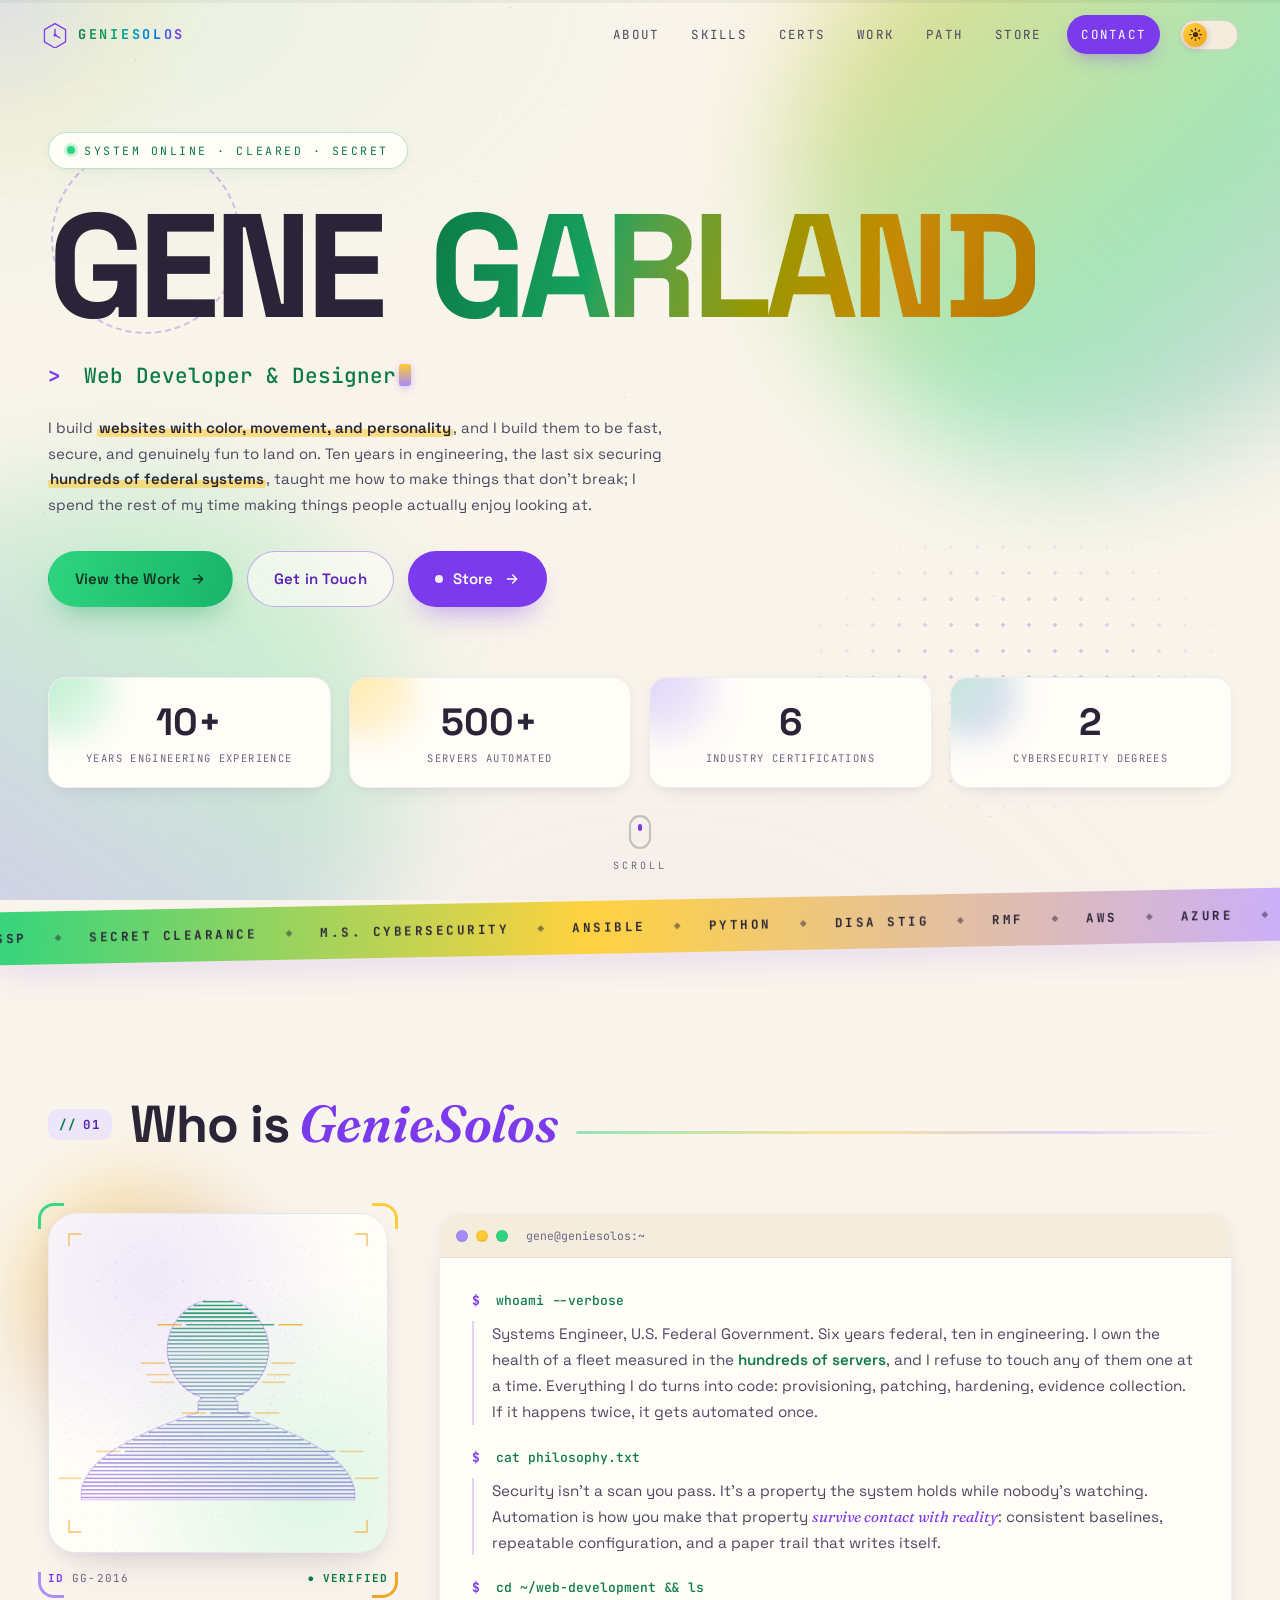
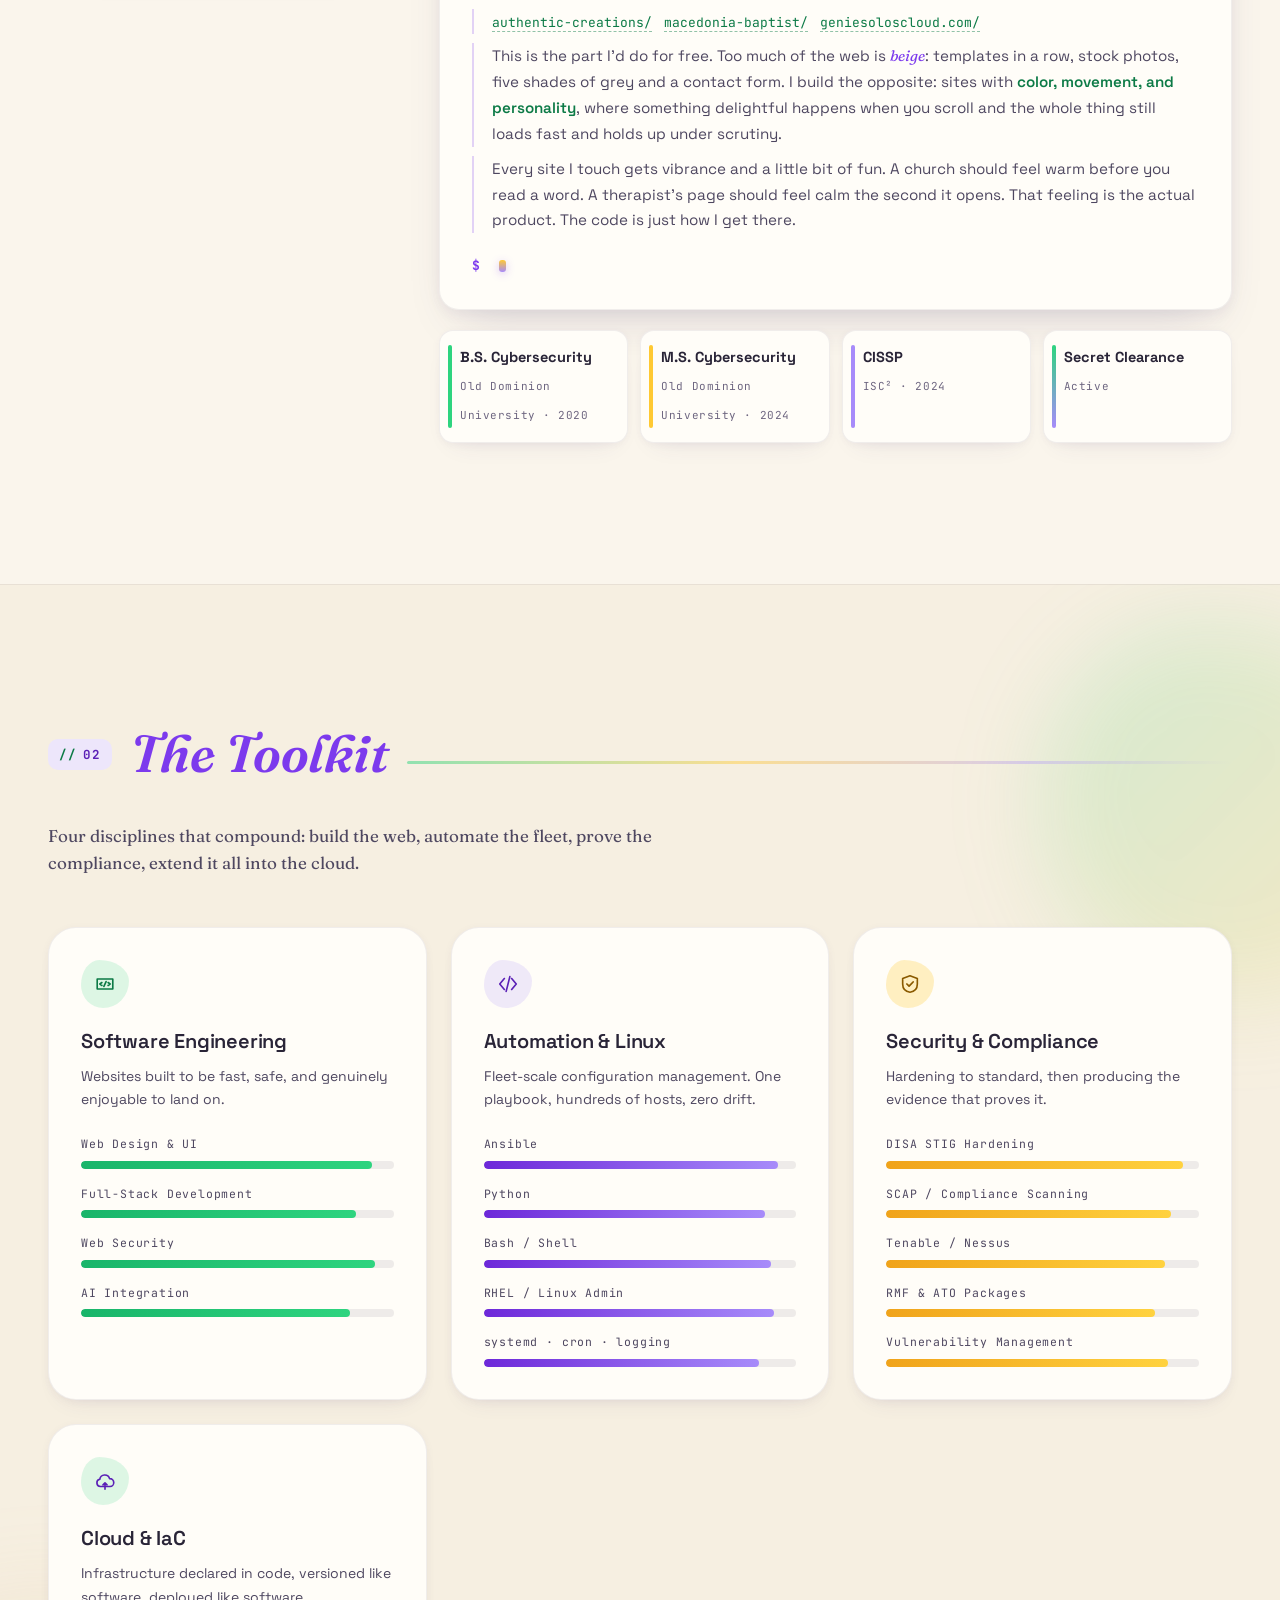
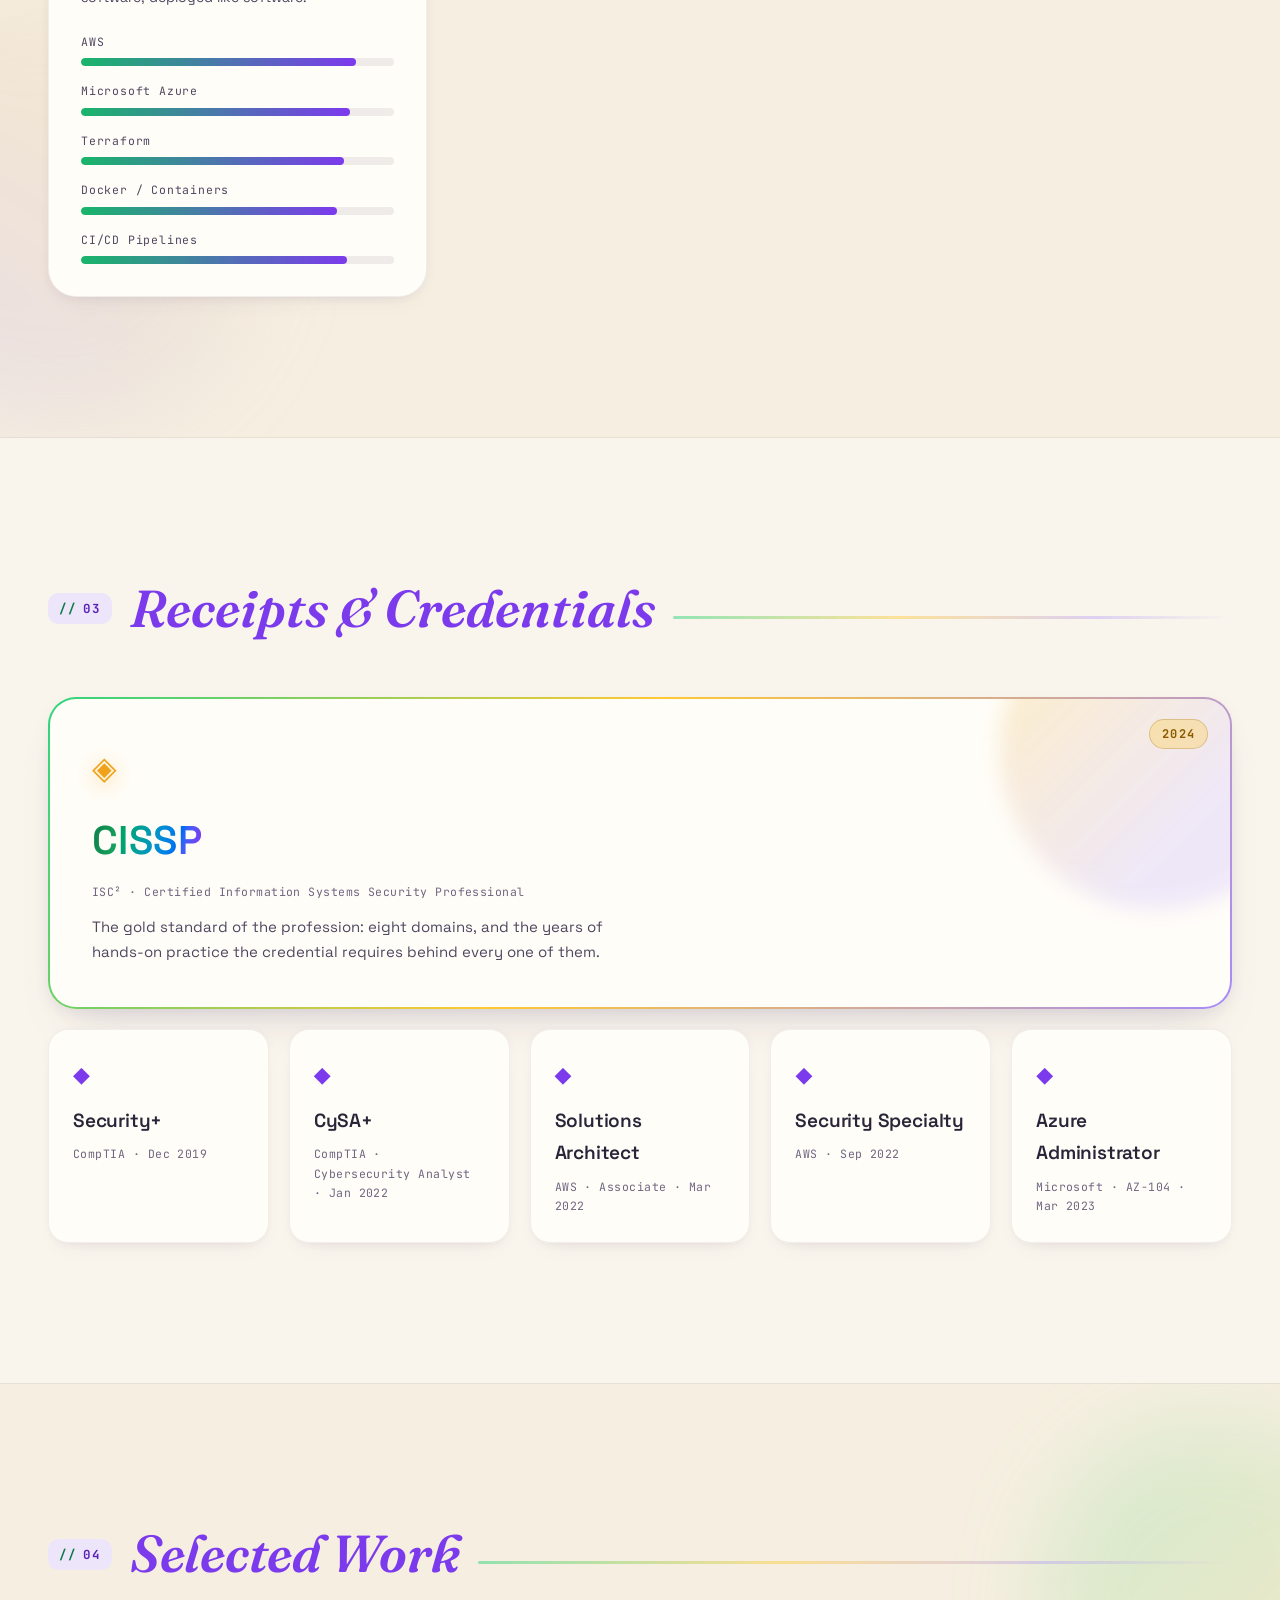
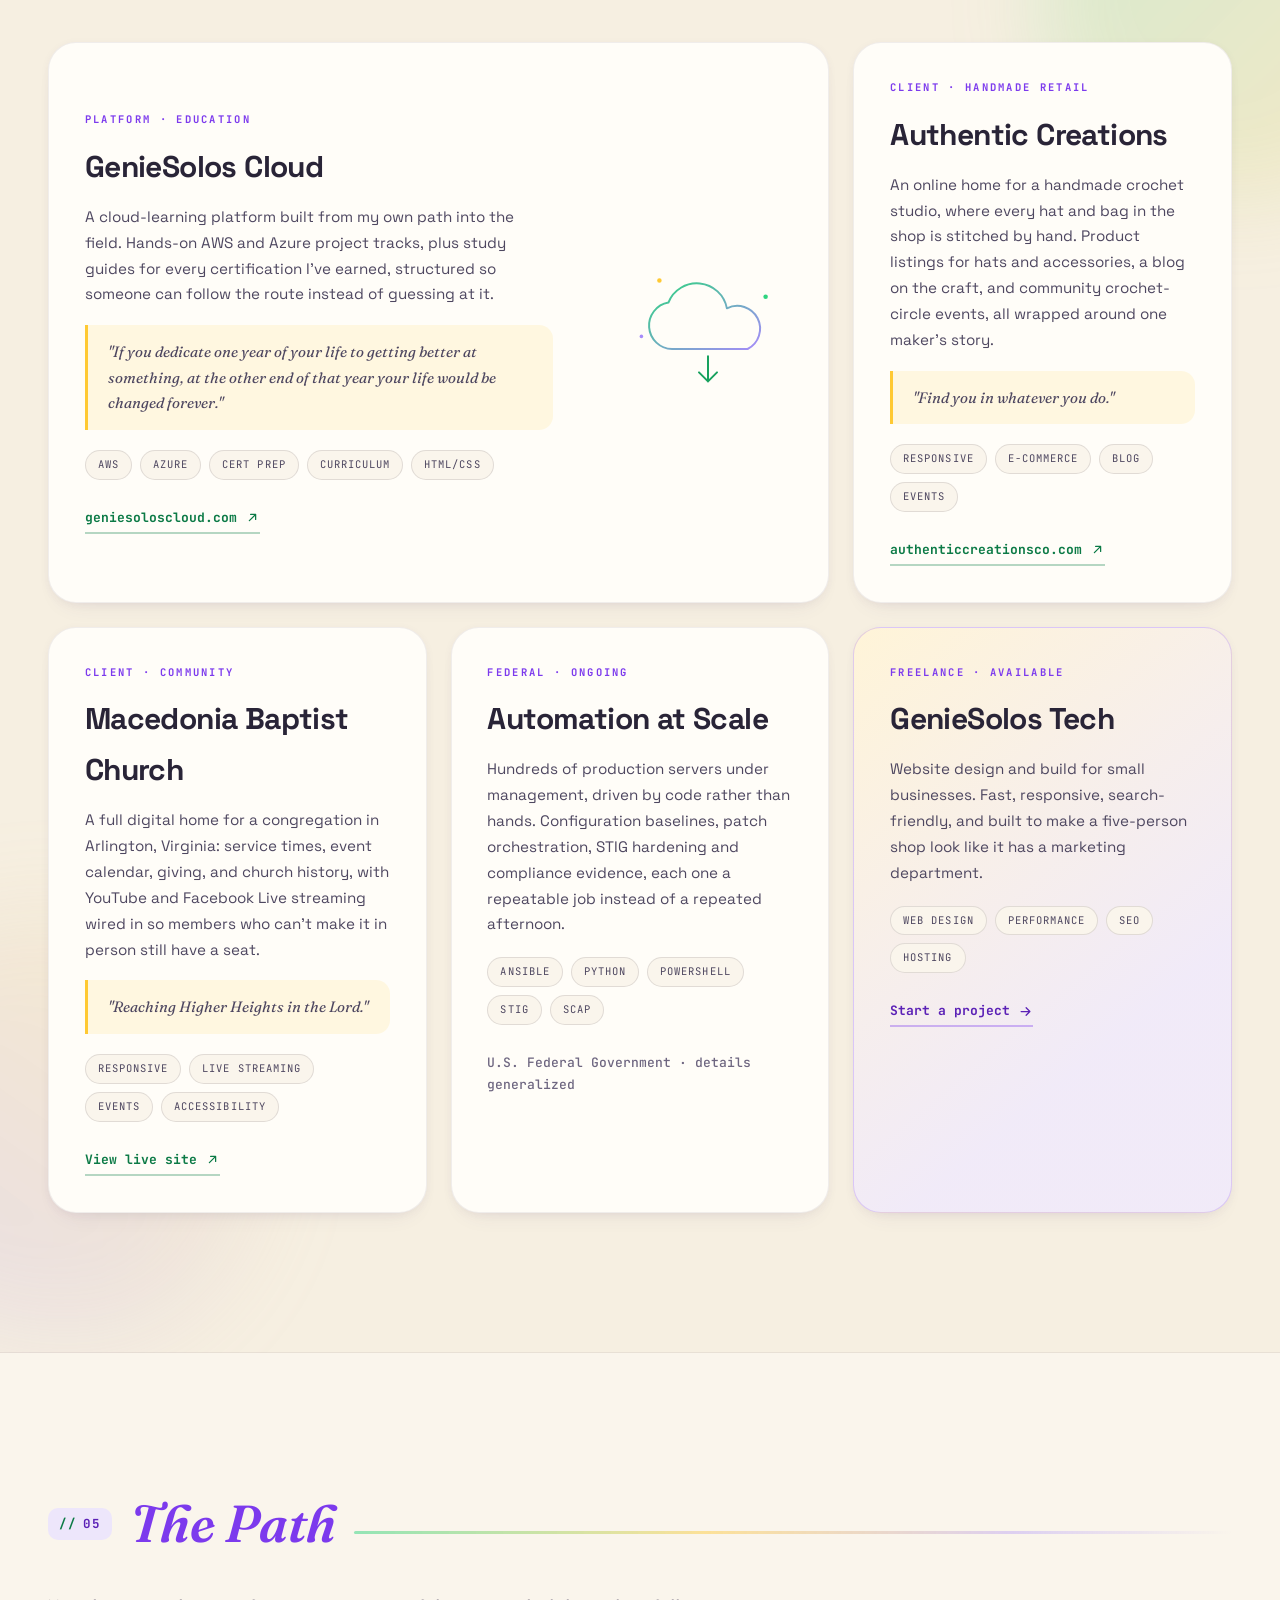
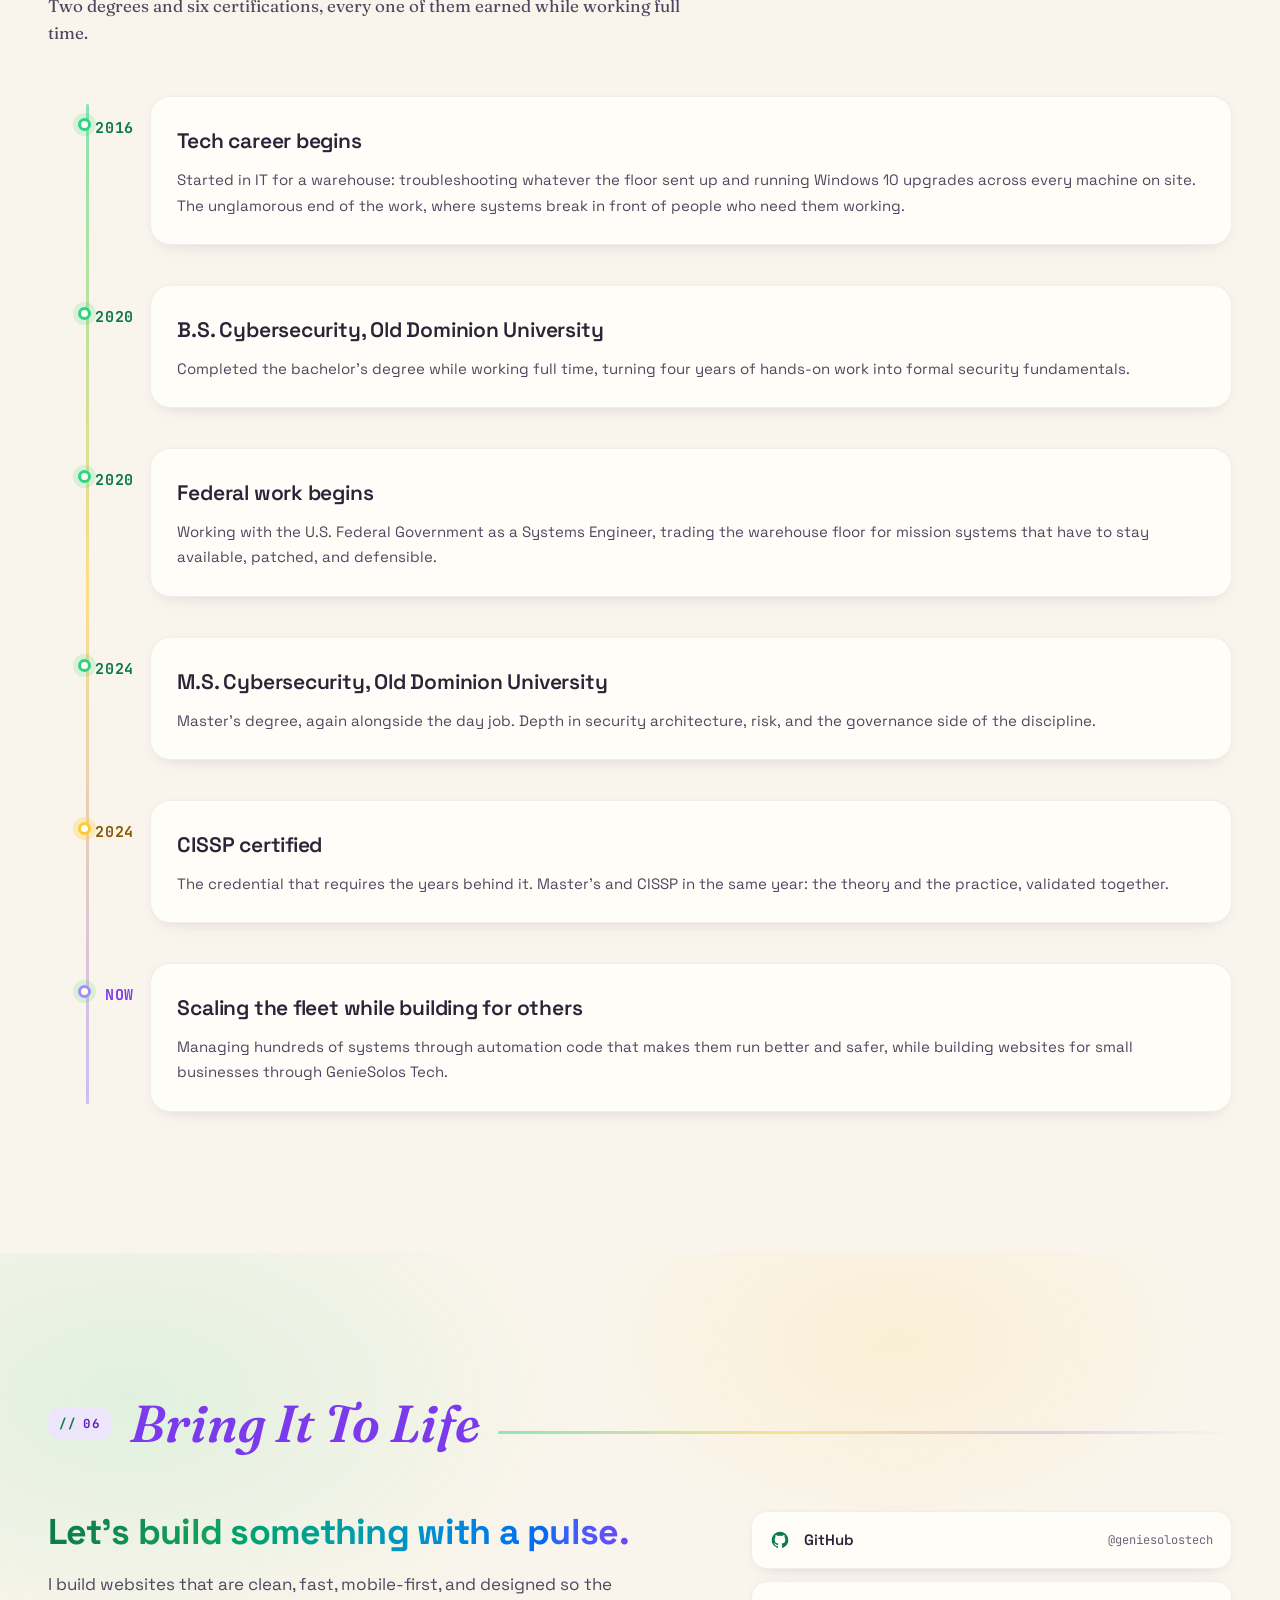
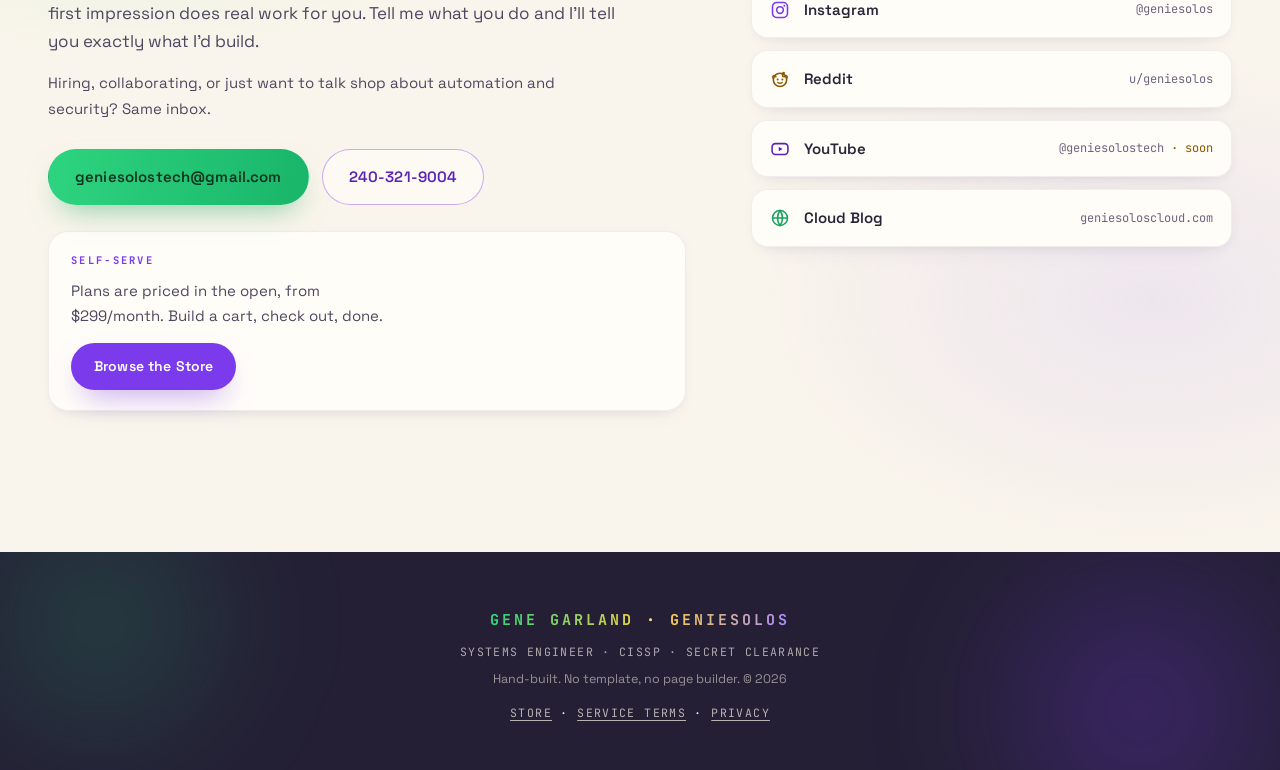
<file: index.html>
<!DOCTYPE html>
<html lang="en">
<head>
<meta charset="utf-8">
<meta name="viewport" content="width=device-width, initial-scale=1, viewport-fit=cover">
<title>Gene Garland | Web Developer &amp; Systems Engineer</title>
<meta name="description" content="Gene Garland (GenieSolos) is a web developer building fast, secure, colorful websites for churches, therapists, and small businesses. Ten years in engineering, the last six as a U.S. federal Systems Engineer securing and automating enterprise fleets. CISSP. M.S. Cybersecurity.">
<meta name="author" content="Gene Garland">

<!-- The site is also reachable at geniesolostech.github.io/Geniesolos/ while
     GitHub Pages remains enabled. This tells search engines which URL is
     authoritative so the duplicate cannot split ranking signals. -->
<link rel="canonical" href="https://geniesolos.com/">
<meta name="theme-color" content="#FAF5EC" id="themeColor">

<!-- Applies the saved theme before first paint. Inline and above the
     stylesheet on purpose: anything deferred lets a dark-theme visitor
     eat a full-screen cream flash on every page load. -->
<script>
(function () {
  var pick = null;
  var q = /[?&]theme=(dark|light)\b/.exec(location.search);   // shareable / testable
  if (q) { pick = q[1]; }
  else {
    try { pick = localStorage.getItem('gs-theme'); } catch (e) { /* private mode */ }
  }
  if (pick === 'dark') {
    document.documentElement.setAttribute('data-theme', 'dark');
    var m = document.getElementById('themeColor');
    if (m) m.setAttribute('content', '#060807');
  }
})();
</script>

<meta property="og:type" content="website">
<meta property="og:title" content="Gene Garland | Web Developer &amp; Systems Engineer">
<meta property="og:description" content="Websites with color, movement, and personality, built fast and secure. A decade in engineering, six years securing federal systems. CISSP · M.S. Cybersecurity.">
<meta property="og:url" content="https://geniesolos.com/">
<meta property="og:image" content="https://geniesolos.com/assets/og-card.png?v=2">
<meta name="twitter:card" content="summary_large_image">
<meta name="twitter:title" content="Gene Garland | Web Developer &amp; Systems Engineer">
<meta name="twitter:description" content="Websites with color, movement, and personality, built fast and secure. A decade in engineering, six years securing federal systems. CISSP · M.S. Cybersecurity.">
<meta name="twitter:image" content="https://geniesolos.com/assets/og-card.png?v=2">

<link rel="icon" href="assets/favicon.svg" type="image/svg+xml">
<link rel="apple-touch-icon" href="assets/favicon.svg">

<!-- Self-hosted: no request leaves this origin. See css/fonts.css. The body
     face is preloaded because every page uses it for all running text. -->
<link rel="preload" href="assets/fonts/space-grotesk-400-latin.woff2" as="font" type="font/woff2" crossorigin>
<link rel="stylesheet" href="css/fonts.css?v=20260817">

<!-- ?v= busts browser caches holding the previous 7-day copy. index.html is
     always revalidated, so changing this string reaches visitors immediately,
     which a CloudFront invalidation alone cannot do: it clears the edge, not
     the browser. Bump it whenever css or js changes materially. -->
<link rel="stylesheet" href="css/style.css?v=20260815b">
</head>
<body>

<!-- ══════════ BOOT SEQUENCE ══════════ -->
<div class="boot" id="boot" aria-hidden="true">
  <div class="boot__inner">
    <div class="boot__logo">
      <svg viewBox="0 0 32 32" width="34" height="34" aria-hidden="true">
        <path d="M16 2 29 9.5v15L16 32 3 24.5v-15Z" fill="none" stroke="currentColor" stroke-width="1.6"/>
        <path d="M16 9v7l6 3.5" fill="none" stroke="currentColor" stroke-width="1.6" stroke-linecap="round"/>
        <circle cx="16" cy="16" r="1.9" fill="currentColor"/>
      </svg>
      <span>GENIESOLOS</span>
    </div>
    <div class="boot__lines" id="bootLines"></div>
    <div class="boot__bar"><span id="bootBar"></span></div>
  </div>
</div>

<!-- ══════════ AMBIENT LAYERS ══════════ -->
<canvas id="fx" class="fx" aria-hidden="true"></canvas>
<div class="vignette" aria-hidden="true"></div>
<div class="scanlines" aria-hidden="true"></div>
<div class="cursor-glow" id="cursorGlow" aria-hidden="true"></div>
<div class="scroll-progress" aria-hidden="true"><span id="scrollBar"></span></div>

<a class="skip" href="#about">Skip to content</a>

<!-- ══════════ NAV ══════════ -->
<header class="nav" id="nav">
  <a class="nav__brand" href="#home">
    <span class="nav__mark" aria-hidden="true">
      <svg viewBox="0 0 32 32" width="26" height="26"><path d="M16 2 29 9.5v15L16 32 3 24.5v-15Z" fill="none" stroke="currentColor" stroke-width="1.6"/><path d="M16 9v7l6 3.5" fill="none" stroke="currentColor" stroke-width="1.6" stroke-linecap="round"/><circle cx="16" cy="16" r="1.9" fill="currentColor"/></svg>
    </span>
    <span class="nav__name">GENIESOLOS</span>
  </a>

  <nav class="nav__links" id="navLinks" aria-label="Primary">
    <a href="#about"   data-nav>About</a>
    <a href="#skills"  data-nav>Skills</a>
    <a href="#certs"   data-nav>Certs</a>
    <a href="#work"    data-nav>Work</a>
    <a href="#path"    data-nav>Path</a>
    <a href="store"    data-nav>Store</a>
    <a href="#contact" data-nav class="nav__cta">Contact</a>
  </nav>

  <div class="nav__end">
    <button class="themetog" id="themeToggle" type="button" role="switch" aria-checked="false"
            aria-label="Dark theme" title="Switch theme">
      <span class="themetog__thumb" aria-hidden="true">
        <svg class="themetog__ico themetog__ico--sun" viewBox="0 0 24 24" width="15" height="15">
          <circle cx="12" cy="12" r="4.2" fill="currentColor"/>
          <g stroke="currentColor" stroke-width="2" stroke-linecap="round">
            <path d="M12 2.6v2.2M12 19.2v2.2M21.4 12h-2.2M4.8 12H2.6M18.7 5.3l-1.6 1.6M6.9 17.1l-1.6 1.6M18.7 18.7l-1.6-1.6M6.9 6.9 5.3 5.3"/>
          </g>
        </svg>
        <svg class="themetog__ico themetog__ico--moon" viewBox="0 0 24 24" width="15" height="15">
          <path d="M20 14.2A8.4 8.4 0 0 1 9.8 4a8.4 8.4 0 1 0 10.2 10.2Z" fill="currentColor"/>
        </svg>
      </span>
    </button>

    <button class="nav__toggle" id="navToggle" aria-label="Toggle navigation" aria-expanded="false" aria-controls="navLinks">
      <span></span><span></span><span></span>
    </button>
  </div>
</header>

<main>

<!-- ══════════ HERO ══════════ -->
<section class="hero" id="home">
  <div class="hero__grid" aria-hidden="true"></div>
  <div class="hero__glow" aria-hidden="true"></div>

  <div class="hero__inner">
    <p class="hero__eyebrow"><span class="dot"></span>SYSTEM ONLINE · CLEARED · SECRET</p>

    <h1 class="hero__name" data-glitch="GENE GARLAND">
      <span>GENE</span><span class="accent">GARLAND</span>
    </h1>

    <p class="hero__role">
      <span class="prompt">&gt;</span>
      <span id="typed" class="typed"></span><span class="caret" aria-hidden="true"></span>
    </p>

    <p class="hero__blurb">
      I build <strong>websites with color, movement, and personality</strong>, and I build them
      to be fast, secure, and genuinely fun to land on. Ten years in engineering, the last six
      securing <strong>hundreds of federal systems</strong>, taught me how to make things that
      don't break; I spend the rest of my time making things people actually enjoy looking at.
    </p>

    <div class="hero__actions">
      <a href="#work" class="btn btn--solid">
        <span>View the Work</span>
        <svg viewBox="0 0 24 24" width="16" height="16" aria-hidden="true"><path d="M5 12h13M13 6l6 6-6 6" fill="none" stroke="currentColor" stroke-width="2" stroke-linecap="round" stroke-linejoin="round"/></svg>
      </a>
      <a href="#contact" class="btn btn--ghost"><span>Get in Touch</span></a>
      <a href="store" class="btn btn--store">
        <span class="btn__pulse" aria-hidden="true"></span>
        <span>Store</span>
        <svg viewBox="0 0 24 24" width="16" height="16" aria-hidden="true"><path d="M5 12h13M13 6l6 6-6 6" fill="none" stroke="currentColor" stroke-width="2" stroke-linecap="round" stroke-linejoin="round"/></svg>
      </a>
    </div>

    <ul class="stats" id="stats">
      <li class="stat"><b class="stat__num" data-count="10" data-suffix="+">0</b><span>Years Engineering Experience</span></li>
      <li class="stat"><b class="stat__num" data-count="500" data-suffix="+">0</b><span>Servers Automated</span></li>
      <li class="stat"><b class="stat__num" data-count="6" data-suffix="">0</b><span>Industry Certifications</span></li>
      <li class="stat"><b class="stat__num" data-count="2" data-suffix="">0</b><span>Cybersecurity Degrees</span></li>
    </ul>
  </div>

  <a class="hero__scroll" href="#about" aria-label="Scroll to about">
    <span class="hero__mouse" aria-hidden="true"></span>
    <em>scroll</em>
  </a>
</section>

<!-- ══════════ MARQUEE ══════════ -->
<div class="marquee" aria-hidden="true">
  <div class="marquee__track">
    <span>CISSP</span><i>◆</i><span>SECRET CLEARANCE</span><i>◆</i><span>M.S. CYBERSECURITY</span><i>◆</i>
    <span>ANSIBLE</span><i>◆</i><span>PYTHON</span><i>◆</i><span>DISA STIG</span><i>◆</i><span>RMF</span><i>◆</i>
    <span>AWS</span><i>◆</i><span>AZURE</span><i>◆</i><span>TERRAFORM</span><i>◆</i><span>WEB DESIGN</span><i>◆</i>
    <span>AI INTEGRATION</span><i>◆</i><span>FULL-STACK</span><i>◆</i><span>WEB SECURITY</span><i>◆</i>
    <span>CISSP</span><i>◆</i><span>SECRET CLEARANCE</span><i>◆</i><span>M.S. CYBERSECURITY</span><i>◆</i>
    <span>ANSIBLE</span><i>◆</i><span>PYTHON</span><i>◆</i><span>DISA STIG</span><i>◆</i><span>RMF</span><i>◆</i>
    <span>AWS</span><i>◆</i><span>AZURE</span><i>◆</i><span>TERRAFORM</span><i>◆</i><span>WEB DESIGN</span><i>◆</i>
    <span>AI INTEGRATION</span><i>◆</i><span>FULL-STACK</span><i>◆</i><span>WEB SECURITY</span><i>◆</i>
  </div>
</div>

<!-- ══════════ ABOUT ══════════ -->
<section class="section" id="about">
  <div class="wrap">
    <header class="shead" data-reveal>
      <span class="shead__num">01</span>
      <h2 class="shead__title"><span class="shead__plain">Who&nbsp;is</span>&nbsp;GenieSolos</h2>
      <span class="shead__rule"></span>
    </header>

    <div class="about">
      <div class="about__portrait" data-reveal>
        <div class="portrait">
          <canvas id="avatar" width="440" height="440" aria-label="Abstract generative portrait" role="img"></canvas>
          <div class="portrait__frame" aria-hidden="true">
            <b></b><b></b><b></b><b></b>
          </div>
          <div class="portrait__tag" aria-hidden="true">
            <span>ID</span> GG-2016 <span class="ok">● VERIFIED</span>
          </div>
        </div>
      </div>

      <div class="about__body" data-reveal>
        <div class="term">
          <div class="term__bar" aria-hidden="true">
            <i class="r"></i><i class="y"></i><i class="g"></i>
            <span>gene@geniesolos:~</span>
          </div>
          <div class="term__body">
            <p class="term__line"><span class="p">$</span> whoami --verbose</p>
            <p class="term__out">
              Systems Engineer, U.S. Federal Government. Six years federal, ten in engineering.
              I own the health of a fleet measured in the <b>hundreds of servers</b>, and I
              refuse to touch any of them one at a time. Everything I do turns into code:
              provisioning, patching, hardening, evidence collection. If it happens twice,
              it gets automated once.
            </p>

            <p class="term__line"><span class="p">$</span> cat philosophy.txt</p>
            <p class="term__out">
              Security isn't a scan you pass. It's a property the system holds while nobody's
              watching. Automation is how you make that property <em>survive contact with reality</em>:
              consistent baselines, repeatable configuration, and a paper trail that writes itself.
            </p>

            <p class="term__line"><span class="p">$</span> cd ~/web-development &amp;&amp; ls</p>
            <p class="term__out">
              <a href="https://authenticcreationsco.com" target="_blank" rel="noopener">authentic-creations/</a>
              &nbsp;&nbsp;<a href="https://geniesoloscode.github.io/MBC/" target="_blank" rel="noopener">macedonia-baptist/</a>
              &nbsp;&nbsp;<a href="https://geniesoloscloud.com" target="_blank" rel="noopener">geniesoloscloud.com/</a>
            </p>
            <p class="term__out">
              This is the part I'd do for free. Too much of the web is <em>beige</em>: templates in
              a row, stock photos, five shades of grey and a contact form. I build the opposite:
              sites with <b>color, movement, and personality</b>, where something delightful happens
              when you scroll and the whole thing still loads fast and holds up under scrutiny.
            </p>
            <p class="term__out">
              Every site I touch gets vibrance and a little bit of fun. A church should feel warm
              before you read a word. A therapist's page should feel calm the second it opens.
              That feeling is the actual product. The code is just how I get there.
            </p>

            <p class="term__line"><span class="p">$</span> <span class="caret caret--sm"></span></p>
          </div>
        </div>

        <ul class="chips">
          <li><b>B.S. Cybersecurity</b><span>Old Dominion University · 2020</span></li>
          <li><b>M.S. Cybersecurity</b><span>Old Dominion University · 2024</span></li>
          <li><b>CISSP</b><span>ISC² · 2024</span></li>
          <li><b>Secret Clearance</b><span>Active</span></li>
        </ul>
      </div>
    </div>
  </div>
</section>

<!-- ══════════ SKILLS ══════════ -->
<section class="section section--alt" id="skills">
  <div class="wrap">
    <header class="shead" data-reveal>
      <span class="shead__num">02</span>
      <h2 class="shead__title">The&nbsp;<em>Toolkit</em></h2>
      <span class="shead__rule"></span>
    </header>

    <p class="lede" data-reveal>Four disciplines that compound: build the web, automate the fleet, prove the compliance, extend it all into the cloud.</p>

    <div class="skills">

      <article class="skillcard" data-reveal>
        <header>
          <span class="skillcard__ico" aria-hidden="true">
            <svg viewBox="0 0 24 24" width="22" height="22"><path d="M3.5 6.5h17v11h-17z" fill="none" stroke="currentColor" stroke-width="1.8" stroke-linejoin="round"/><path d="M8.6 10.4 6.4 12l2.2 1.6M15.4 10.4 17.6 12l-2.2 1.6M13.2 9.4l-2.4 5.2" fill="none" stroke="currentColor" stroke-width="1.8" stroke-linecap="round" stroke-linejoin="round"/></svg>
          </span>
          <h3>Software Engineering</h3>
          <p>Websites built to be fast, safe, and genuinely enjoyable to land on.</p>
        </header>
        <ul class="bars">
          <li><span>Web Design &amp; UI</span><b data-bar="93"></b></li>
          <li><span>Full-Stack Development</span><b data-bar="88"></b></li>
          <li><span>Web Security</span><b data-bar="94"></b></li>
          <li><span>AI Integration</span><b data-bar="86"></b></li>
        </ul>
      </article>

      <article class="skillcard" data-reveal>
        <header>
          <span class="skillcard__ico" aria-hidden="true">
            <svg viewBox="0 0 24 24" width="22" height="22"><path d="M8 6 3 12l5 6M16 6l5 6-5 6M14 4l-4 16" fill="none" stroke="currentColor" stroke-width="1.8" stroke-linecap="round" stroke-linejoin="round"/></svg>
          </span>
          <h3>Automation &amp; Linux</h3>
          <p>Fleet-scale configuration management. One playbook, hundreds of hosts, zero drift.</p>
        </header>
        <ul class="bars">
          <li><span>Ansible</span><b data-bar="94"></b></li>
          <li><span>Python</span><b data-bar="90"></b></li>
          <li><span>Bash / Shell</span><b data-bar="92"></b></li>
          <li><span>RHEL / Linux Admin</span><b data-bar="93"></b></li>
          <li><span>systemd · cron · logging</span><b data-bar="88"></b></li>
        </ul>
      </article>

      <article class="skillcard" data-reveal>
        <header>
          <span class="skillcard__ico" aria-hidden="true">
            <svg viewBox="0 0 24 24" width="22" height="22"><path d="M12 3 4 6v6c0 5 3.4 8.3 8 9 4.6-.7 8-4 8-9V6Z" fill="none" stroke="currentColor" stroke-width="1.8" stroke-linejoin="round"/><path d="m8.6 12 2.4 2.4 4.4-4.6" fill="none" stroke="currentColor" stroke-width="1.9" stroke-linecap="round" stroke-linejoin="round"/></svg>
          </span>
          <h3>Security &amp; Compliance</h3>
          <p>Hardening to standard, then producing the evidence that proves it.</p>
        </header>
        <ul class="bars">
          <li><span>DISA STIG Hardening</span><b data-bar="95"></b></li>
          <li><span>SCAP / Compliance Scanning</span><b data-bar="91"></b></li>
          <li><span>Tenable / Nessus</span><b data-bar="89"></b></li>
          <li><span>RMF &amp; ATO Packages</span><b data-bar="86"></b></li>
          <li><span>Vulnerability Management</span><b data-bar="90"></b></li>
        </ul>
      </article>

      <article class="skillcard" data-reveal>
        <header>
          <span class="skillcard__ico" aria-hidden="true">
            <svg viewBox="0 0 24 24" width="22" height="22"><path d="M7 18a4 4 0 0 1-.7-7.9A5.5 5.5 0 0 1 17 9.4 3.8 3.8 0 0 1 17.5 18Z" fill="none" stroke="currentColor" stroke-width="1.8" stroke-linejoin="round"/><path d="M12 21v-7m0 0-2.2 2.2M12 14l2.2 2.2" fill="none" stroke="currentColor" stroke-width="1.8" stroke-linecap="round" stroke-linejoin="round"/></svg>
          </span>
          <h3>Cloud &amp; IaC</h3>
          <p>Infrastructure declared in code, versioned like software, deployed like software.</p>
        </header>
        <ul class="bars">
          <li><span>AWS</span><b data-bar="88"></b></li>
          <li><span>Microsoft Azure</span><b data-bar="86"></b></li>
          <li><span>Terraform</span><b data-bar="84"></b></li>
          <li><span>Docker / Containers</span><b data-bar="82"></b></li>
          <li><span>CI/CD Pipelines</span><b data-bar="85"></b></li>
        </ul>
      </article>

    </div>
  </div>
</section>

<!-- ══════════ CERTIFICATIONS ══════════ -->
<section class="section" id="certs">
  <div class="wrap">
    <header class="shead" data-reveal>
      <span class="shead__num">03</span>
      <h2 class="shead__title">Receipts&nbsp;<em>&amp;</em>&nbsp;Credentials</h2>
      <span class="shead__rule"></span>
    </header>

    <article class="cert cert--hero" data-reveal>
      <span class="cert__glyph" aria-hidden="true">◈</span>
      <div class="cert__head">
        <h3>CISSP</h3>
        <p class="cert__org">ISC² · Certified Information Systems Security Professional</p>
      </div>
      <p class="cert__note">The gold standard of the profession: eight domains, and the years of
        hands-on practice the credential requires behind every one of them.</p>
      <span class="cert__year">2024</span>
    </article>

    <div class="cert-row">
      <article class="cert" data-reveal>
        <span class="cert__glyph" aria-hidden="true">◆</span>
        <h3>Security+</h3>
        <p class="cert__org">CompTIA · Dec 2019</p>
      </article>

      <article class="cert" data-reveal>
        <span class="cert__glyph" aria-hidden="true">◆</span>
        <h3>CySA+</h3>
        <p class="cert__org">CompTIA · Cybersecurity Analyst · Jan 2022</p>
      </article>

      <article class="cert" data-reveal>
        <span class="cert__glyph" aria-hidden="true">◆</span>
        <h3>Solutions Architect</h3>
        <p class="cert__org">AWS · Associate · Mar 2022</p>
      </article>

      <article class="cert" data-reveal>
        <span class="cert__glyph" aria-hidden="true">◆</span>
        <h3>Security Specialty</h3>
        <p class="cert__org">AWS · Sep 2022</p>
      </article>

      <article class="cert" data-reveal>
        <span class="cert__glyph" aria-hidden="true">◆</span>
        <h3>Azure Administrator</h3>
        <p class="cert__org">Microsoft · AZ-104 · Mar 2023</p>
      </article>
    </div>
  </div>
</section>

<!-- ══════════ WORK ══════════ -->
<section class="section section--alt" id="work">
  <div class="wrap">
    <header class="shead" data-reveal>
      <span class="shead__num">04</span>
      <h2 class="shead__title">Selected&nbsp;<em>Work</em></h2>
      <span class="shead__rule"></span>
    </header>

    <div class="work">

      <article class="proj proj--wide" data-reveal data-tilt>
        <div class="proj__glow" aria-hidden="true"></div>
        <div class="proj__body">
          <p class="proj__kicker">Platform · Education</p>
          <h3 class="proj__title">GenieSolos Cloud</h3>
          <p class="proj__desc">
            A cloud-learning platform built from my own path into the field. Hands-on AWS and
            Azure project tracks, plus study guides for every certification I've earned,
            structured so someone can follow the route instead of guessing at it.
          </p>
          <blockquote class="proj__quote">
            "If you dedicate one year of your life to getting better at something, at the other
            end of that year your life would be changed forever."
          </blockquote>
          <ul class="tags"><li>AWS</li><li>Azure</li><li>Cert Prep</li><li>Curriculum</li><li>HTML/CSS</li></ul>
          <a class="proj__link" href="https://geniesoloscloud.com" target="_blank" rel="noopener">
            geniesoloscloud.com
            <svg viewBox="0 0 24 24" width="15" height="15" aria-hidden="true"><path d="M7 17 17 7M9 7h8v8" fill="none" stroke="currentColor" stroke-width="2" stroke-linecap="round" stroke-linejoin="round"/></svg>
          </a>
        </div>
        <div class="proj__viz proj__viz--cloud" aria-hidden="true">
          <svg viewBox="0 0 200 160" width="100%" height="100%">
            <defs><linearGradient id="gA" x1="0" y1="0" x2="1" y2="1"><stop class="viz-s0" offset="0"/><stop class="viz-s1" offset="1"/></linearGradient></defs>
            <path class="viz-cloud" d="M60 110a26 26 0 0 1-4-51.6 34 34 0 0 1 65 6.4A24 24 0 0 1 144 110Z" fill="none" stroke="url(#gA)" stroke-width="2.2" stroke-linejoin="round"/>
            <path class="viz-arrow" d="M100 118v28m0 0-10-10m10 10 10-10" fill="none" stroke-width="2.2" stroke-linecap="round" stroke-linejoin="round"/>
            <circle class="viz-d1" cx="46" cy="34" r="2.5"/><circle class="viz-d2" cx="164" cy="52" r="2.5"/><circle class="viz-d3" cx="26" cy="96" r="2"/>
          </svg>
        </div>
      </article>

      <article class="proj" data-reveal data-tilt>
        <div class="proj__glow" aria-hidden="true"></div>
        <div class="proj__body">
          <p class="proj__kicker">Client · Handmade Retail</p>
          <h3 class="proj__title">Authentic Creations</h3>
          <p class="proj__desc">
            An online home for a handmade crochet studio, where every hat and bag in the shop is
            stitched by hand. Product listings for hats and accessories, a blog on the craft, and
            community crochet-circle events, all wrapped around one maker's story.
          </p>
          <blockquote class="proj__quote">
            "Find you in whatever you do."
          </blockquote>
          <ul class="tags"><li>Responsive</li><li>E-commerce</li><li>Blog</li><li>Events</li></ul>
          <a class="proj__link" href="https://authenticcreationsco.com" target="_blank" rel="noopener">
            authenticcreationsco.com
            <svg viewBox="0 0 24 24" width="15" height="15" aria-hidden="true"><path d="M7 17 17 7M9 7h8v8" fill="none" stroke="currentColor" stroke-width="2" stroke-linecap="round" stroke-linejoin="round"/></svg>
          </a>
        </div>
      </article>

      <article class="proj" data-reveal data-tilt>
        <div class="proj__glow" aria-hidden="true"></div>
        <div class="proj__body">
          <p class="proj__kicker">Client · Community</p>
          <h3 class="proj__title">Macedonia Baptist Church</h3>
          <p class="proj__desc">
            A full digital home for a congregation in Arlington, Virginia: service times, event
            calendar, giving, and church history, with YouTube and Facebook Live streaming wired in
            so members who can't make it in person still have a seat.
          </p>
          <blockquote class="proj__quote">
            "Reaching Higher Heights in the Lord."
          </blockquote>
          <ul class="tags"><li>Responsive</li><li>Live Streaming</li><li>Events</li><li>Accessibility</li></ul>
          <a class="proj__link" href="https://geniesoloscode.github.io/MBC/" target="_blank" rel="noopener">
            View live site
            <svg viewBox="0 0 24 24" width="15" height="15" aria-hidden="true"><path d="M7 17 17 7M9 7h8v8" fill="none" stroke="currentColor" stroke-width="2" stroke-linecap="round" stroke-linejoin="round"/></svg>
          </a>
        </div>
      </article>

      <article class="proj" data-reveal data-tilt>
        <div class="proj__glow" aria-hidden="true"></div>
        <div class="proj__body">
          <p class="proj__kicker">Federal · Ongoing</p>
          <h3 class="proj__title">Automation at Scale</h3>
          <p class="proj__desc">
            Hundreds of production servers under management, driven by code rather than hands.
            Configuration baselines, patch orchestration, STIG hardening and compliance evidence,
            each one a repeatable job instead of a repeated afternoon.
          </p>
          <ul class="tags"><li>Ansible</li><li>Python</li><li>PowerShell</li><li>STIG</li><li>SCAP</li></ul>
          <p class="proj__link proj__link--static">U.S. Federal Government · details generalized</p>
        </div>
      </article>

      <article class="proj proj--cta" data-reveal data-tilt>
        <div class="proj__glow" aria-hidden="true"></div>
        <div class="proj__body">
          <p class="proj__kicker">Freelance · Available</p>
          <h3 class="proj__title">GenieSolos Tech</h3>
          <p class="proj__desc">
            Website design and build for small businesses. Fast, responsive, search-friendly, and
            built to make a five-person shop look like it has a marketing department.
          </p>
          <ul class="tags"><li>Web Design</li><li>Performance</li><li>SEO</li><li>Hosting</li></ul>
          <a class="proj__link" href="#contact">
            Start a project
            <svg viewBox="0 0 24 24" width="15" height="15" aria-hidden="true"><path d="M5 12h13M13 6l6 6-6 6" fill="none" stroke="currentColor" stroke-width="2" stroke-linecap="round" stroke-linejoin="round"/></svg>
          </a>
        </div>
      </article>

    </div>
  </div>
</section>

<!-- ══════════ TIMELINE ══════════ -->
<section class="section" id="path">
  <div class="wrap">
    <header class="shead" data-reveal>
      <span class="shead__num">05</span>
      <h2 class="shead__title">The&nbsp;<em>Path</em></h2>
      <span class="shead__rule"></span>
    </header>

    <p class="lede" data-reveal>Two degrees and six certifications, every one of them earned while working full time.</p>

    <ol class="timeline">
      <li class="tl" data-reveal>
        <span class="tl__year">2016</span>
        <div class="tl__card">
          <h3>Tech career begins</h3>
          <p>Started in IT for a warehouse: troubleshooting whatever the floor sent up and running Windows 10 upgrades across every machine on site. The unglamorous end of the work, where systems break in front of people who need them working.</p>
        </div>
      </li>

      <li class="tl" data-reveal>
        <span class="tl__year">2020</span>
        <div class="tl__card">
          <h3>B.S. Cybersecurity, Old Dominion University</h3>
          <p>Completed the bachelor's degree while working full time, turning four years of hands-on work into formal security fundamentals.</p>
        </div>
      </li>

      <li class="tl" data-reveal>
        <span class="tl__year">2020</span>
        <div class="tl__card">
          <h3>Federal work begins</h3>
          <p>Working with the U.S. Federal Government as a Systems Engineer, trading the warehouse floor for mission systems that have to stay available, patched, and defensible.</p>
        </div>
      </li>

      <li class="tl" data-reveal>
        <span class="tl__year">2024</span>
        <div class="tl__card">
          <h3>M.S. Cybersecurity, Old Dominion University</h3>
          <p>Master's degree, again alongside the day job. Depth in security architecture, risk, and the governance side of the discipline.</p>
        </div>
      </li>

      <li class="tl tl--gold" data-reveal>
        <span class="tl__year">2024</span>
        <div class="tl__card">
          <h3>CISSP certified</h3>
          <p>The credential that requires the years behind it. Master's and CISSP in the same year: the theory and the practice, validated together.</p>
        </div>
      </li>

      <li class="tl tl--now" data-reveal>
        <span class="tl__year">NOW</span>
        <div class="tl__card">
          <h3>Scaling the fleet while building for others</h3>
          <p>Managing hundreds of systems through automation code that makes them run better and safer, while building websites for small businesses through GenieSolos Tech.</p>
        </div>
      </li>
    </ol>
  </div>
</section>

<!-- ══════════ CONTACT ══════════ -->
<section class="section section--contact" id="contact">
  <div class="wrap">
    <header class="shead" data-reveal>
      <span class="shead__num">06</span>
      <h2 class="shead__title">Bring It&nbsp;<em>To Life</em></h2>
      <span class="shead__rule"></span>
    </header>

    <div class="contact">
      <div class="contact__pitch" data-reveal>
        <h3>Let's build something with a pulse.</h3>
        <p>
          I build websites that are clean, fast, mobile-first, and designed so the
          first impression does real work for you. Tell me what you do and I'll tell you exactly
          what I'd build.
        </p>
        <p class="contact__also">Hiring, collaborating, or just want to talk shop about automation and security? Same inbox.</p>

        <div class="contact__actions">
          <a class="btn btn--solid" href="mailto:geniesolostech@gmail.com?subject=Project%20inquiry%20via%20portfolio">
            <span>geniesolostech@gmail.com</span>
          </a>
          <a class="btn btn--ghost" href="tel:+12403219004"><span>240-321-9004</span></a>
        </div>

        <div class="contact__store">
          <p class="contact__store-eyebrow">SELF-SERVE</p>
          <p>Plans are priced in the open, from $299/month. Build a cart, check out, done.</p>
          <a class="btn btn--store" href="store"><span>Browse the Store</span></a>
        </div>
      </div>

      <ul class="contact__links" data-reveal>
        <li>
          <a href="https://github.com/geniesolostech" target="_blank" rel="noopener">
            <svg viewBox="0 0 24 24" width="20" height="20" aria-hidden="true"><path d="M12 2a10 10 0 0 0-3.16 19.49c.5.09.68-.22.68-.48v-1.7c-2.78.6-3.37-1.34-3.37-1.34-.45-1.16-1.11-1.47-1.11-1.47-.91-.62.07-.61.07-.61 1 .07 1.53 1.03 1.53 1.03.9 1.53 2.34 1.09 2.91.83.09-.65.35-1.09.63-1.34-2.22-.25-4.56-1.11-4.56-4.94 0-1.09.39-1.98 1.03-2.68-.1-.25-.45-1.27.1-2.65 0 0 .84-.27 2.75 1.02a9.5 9.5 0 0 1 5 0c1.91-1.29 2.75-1.02 2.75-1.02.55 1.38.2 2.4.1 2.65.64.7 1.03 1.59 1.03 2.68 0 3.84-2.34 4.69-4.57 4.94.36.31.68.92.68 1.85v2.74c0 .26.18.58.69.48A10 10 0 0 0 12 2Z" fill="currentColor"/></svg>
            <b>GitHub</b><span>@geniesolostech</span>
          </a>
        </li>
        <li>
          <a href="https://instagram.com/geniesolos" target="_blank" rel="noopener">
            <svg viewBox="0 0 24 24" width="20" height="20" aria-hidden="true"><rect x="3" y="3" width="18" height="18" rx="5" fill="none" stroke="currentColor" stroke-width="1.9"/><circle cx="12" cy="12" r="4" fill="none" stroke="currentColor" stroke-width="1.9"/><circle cx="17.2" cy="6.8" r="1.2" fill="currentColor"/></svg>
            <b>Instagram</b><span>@geniesolos</span>
          </a>
        </li>
        <li>
          <a href="https://reddit.com/user/geniesolos" target="_blank" rel="noopener">
            <svg viewBox="0 0 24 24" width="20" height="20" aria-hidden="true"><circle cx="12" cy="13" r="8" fill="none" stroke="currentColor" stroke-width="1.9"/><circle cx="9.2" cy="12.6" r="1.2" fill="currentColor"/><circle cx="14.8" cy="12.6" r="1.2" fill="currentColor"/><path d="M9.3 16.2a4.6 4.6 0 0 0 5.4 0" fill="none" stroke="currentColor" stroke-width="1.7" stroke-linecap="round"/><path d="M14.6 5.2 15.4 9M20 11.2a1.9 1.9 0 1 0-3.1-1.5M4 11.2a1.9 1.9 0 1 1 3.1-1.5" fill="none" stroke="currentColor" stroke-width="1.7" stroke-linecap="round"/><circle cx="16.4" cy="4.8" r="1.5" fill="currentColor"/></svg>
            <b>Reddit</b><span>u/geniesolos</span>
          </a>
        </li>
        <li>
          <a href="https://youtube.com/@geniesolostech" target="_blank" rel="noopener">
            <svg viewBox="0 0 24 24" width="20" height="20" aria-hidden="true"><rect x="2.5" y="5.5" width="19" height="13" rx="4" fill="none" stroke="currentColor" stroke-width="1.9"/><path d="M10.5 9.4 15 12l-4.5 2.6Z" fill="currentColor"/></svg>
            <b>YouTube</b><span>@geniesolostech <em>· soon</em></span>
          </a>
        </li>
        <li>
          <a href="https://geniesoloscloud.com" target="_blank" rel="noopener">
            <svg viewBox="0 0 24 24" width="20" height="20" aria-hidden="true"><circle cx="12" cy="12" r="9" fill="none" stroke="currentColor" stroke-width="1.9"/><path d="M3 12h18M12 3a15 15 0 0 1 0 18 15 15 0 0 1 0-18Z" fill="none" stroke="currentColor" stroke-width="1.9"/></svg>
            <b>Cloud Blog</b><span>geniesoloscloud.com</span>
          </a>
        </li>
      </ul>
    </div>
  </div>
</section>

</main>

<footer class="foot">
  <div class="wrap foot__inner">
    <p class="foot__sig">GENE&nbsp;GARLAND <span>·</span> GENIESOLOS</p>
    <p class="foot__meta">Systems Engineer · CISSP · Secret Clearance</p>
    <p class="foot__built">Hand-built. No template, no page builder. <span id="year"></span></p>
    <p class="foot__legal"><a href="store">Store</a> · <a href="terms">Service Terms</a> · <a href="privacy">Privacy</a></p>
  </div>
</footer>

<button class="totop" id="toTop" aria-label="Back to top">
  <svg viewBox="0 0 24 24" width="18" height="18" aria-hidden="true"><path d="M12 19V5M6 11l6-6 6 6" fill="none" stroke="currentColor" stroke-width="2" stroke-linecap="round" stroke-linejoin="round"/></svg>
</button>

<script src="js/main.js?v=20260815"></script>
</body>
</html>
</file>
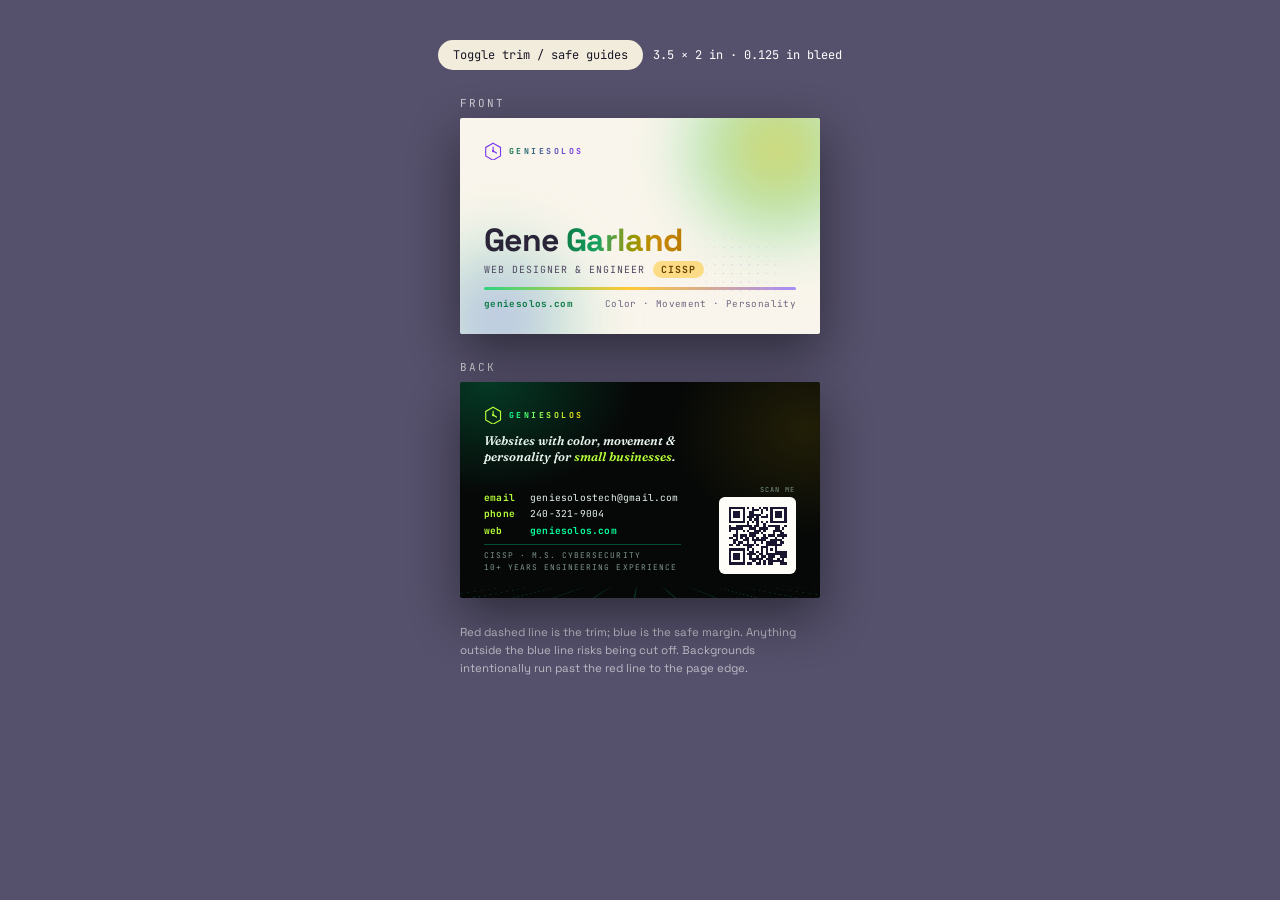
<file: card/index.html>
<!DOCTYPE html>
<html lang="en">
<head>
<meta charset="utf-8">
<meta name="viewport" content="width=device-width, initial-scale=1">
<title>GenieSolos Business Card</title>
<meta name="robots" content="noindex">

<link rel="preconnect" href="https://fonts.googleapis.com">
<link rel="preconnect" href="https://fonts.gstatic.com" crossorigin>
<link href="https://fonts.googleapis.com/css2?family=Fraunces:ital,opsz,wght@1,9..144,600&family=JetBrains+Mono:wght@400;500;700&family=Space+Grotesk:wght@400;500;600;700&display=swap" rel="stylesheet">

<style>
/* ═══════════════════════════════════════════════════════════════
   GENIESOLOS business card. 3.5 x 2 in US standard.

   Every page is the BLEED size (3.75 x 2.25 in). The trim line sits
   0.125in inside that, and nothing that matters goes closer than
   0.125in inside the trim, so 0.25in of guaranteed clearance from
   the page edge. Backgrounds deliberately run to the page edge so a
   few thousandths of drift at the guillotine never shows a white
   sliver.
   ═══════════════════════════════════════════════════════════════ */
:root {
  --bleed-w: 3.75in;  --bleed-h: 2.25in;
  --trim:  0.125in;             /* bleed edge -> trim line   */
  --safe:  0.25in;              /* bleed edge -> safe margin */

  --cream:   #FAF5EC;
  --paper:   #FFFDF8;
  --ink:     #292437;
  --ink-2:   #4E4760;
  --muted:   #6E6680;
  --green:        #17A15E;
  --green-deep:   #0C7A46;
  --green-bright: #2ED47F;
  --sun:      #FFC933;
  --gold:     #B87A00;
  --violet:        #7C3AED;
  --violet-bright: #A78BFA;

  --k-bg:     #060807;
  --k-ink:    #E6F4EC;
  --k-ink-2:  #A9C3B6;
  --k-muted:  #7D9488;
  --k-green:  #00FF9C;
  --k-acid:   #B6FF3A;
  --k-sun:    #FFD60A;

  --mono:  'JetBrains Mono', ui-monospace, Consolas, monospace;
  --sans:  'Space Grotesk', system-ui, 'Segoe UI', sans-serif;
  --serif: 'Fraunces', Georgia, serif;
}

* { box-sizing: border-box; margin: 0; padding: 0; }

body {
  background: #55506B;
  font-family: var(--sans);
  display: flex; flex-direction: column; align-items: center;
  gap: 26px; padding: 40px 20px 60px;
}

/* ── the card ─────────────────────────────────────────────────── */
.card {
  position: relative;
  width: var(--bleed-w); height: var(--bleed-h);
  overflow: hidden;
  -webkit-print-color-adjust: exact; print-color-adjust: exact;
}
.card__safe {
  position: absolute; inset: var(--safe);
  display: flex; flex-direction: column;
  z-index: 3;
}

/* screen-only presentation */
.stage { display: grid; gap: 26px; }
.stage .card { box-shadow: 0 18px 50px rgba(0,0,0,.45); border-radius: 2px; }
.label {
  font-family: var(--mono); font-size: 11px; letter-spacing: .18em;
  text-transform: uppercase; color: rgba(255,255,255,.72); margin-bottom: 8px;
}
.note {
  max-width: 3.75in; font-size: 11.5px; line-height: 1.55;
  color: rgba(255,255,255,.62);
}

/* trim + safe guides, screen only, toggleable */
.guides { position: absolute; inset: 0; z-index: 9; pointer-events: none; display: none; }
body.show-guides .guides { display: block; }
.guides::before, .guides::after { content: ''; position: absolute; }
.guides::before { inset: var(--trim); outline: 1px dashed rgba(255,60,60,.85); }
.guides::after  { inset: var(--safe); outline: 1px dashed rgba(60,160,255,.75); }

.toolbar {
  display: flex; gap: 10px; align-items: center;
  font-family: var(--mono); font-size: 12px; color: #fff;
}
.toolbar button {
  font: inherit; color: #1a1726; background: #F2ECDD;
  border: 0; border-radius: 999px; padding: 7px 15px; cursor: pointer;
}

/* ═══════════ FRONT (light) ═══════════ */
.front { background: var(--cream); color: var(--ink); }
.front .blob {
  position: absolute; border-radius: 50%; filter: blur(0.34in); z-index: 1;
}
.front .blob--a {
  top: -0.62in; right: -0.5in; width: 1.9in; height: 1.9in;
  background: radial-gradient(circle, rgba(255,201,51,.85), rgba(46,212,127,.5) 60%, transparent 72%);
}
.front .blob--b {
  bottom: -0.7in; left: -0.45in; width: 1.7in; height: 1.7in;
  background: radial-gradient(circle, rgba(167,139,250,.7), rgba(46,212,127,.3) 62%, transparent 74%);
}
.front .meadow {
  position: absolute; right: 0.2in; bottom: 0.18in;
  width: 1.3in; height: 0.95in; z-index: 2;
  background-image: radial-gradient(rgba(124,58,237,.34) 0.008in, transparent 0.008in);
  background-size: 0.09in 0.09in;
  -webkit-mask-image: radial-gradient(closest-side, #000 25%, transparent);
  mask-image: radial-gradient(closest-side, #000 25%, transparent);
}

.brand { display: flex; align-items: center; gap: 0.07in; }
.brand svg { width: 0.19in; height: 0.19in; color: var(--violet); flex: none; }
.brand span {
  font-family: var(--mono); font-weight: 700;
  font-size: 6.2pt; letter-spacing: .3em;
  background: linear-gradient(100deg, var(--green-deep), var(--violet) 92%);
  -webkit-background-clip: text; background-clip: text; color: transparent;
}

.front .name {
  margin-top: auto;
  font-size: 24pt; font-weight: 700; letter-spacing: -.02em; line-height: 1;
}
.front .name b {
  font-weight: 700;
  background: linear-gradient(100deg, #0C7A46, #17A15E 30%, #C8890A 78%, #B87A00 100%);
  background: linear-gradient(100deg in oklch, #0C7A46, #17A15E 30%, #C8890A 78%, #B87A00 100%);
  -webkit-background-clip: text; background-clip: text; color: transparent;
}
.front .role {
  display: flex; align-items: center; gap: 0.09in;
  margin-top: 0.055in;
  font-family: var(--mono); font-size: 7.4pt; letter-spacing: .1em;
  color: var(--ink-2); text-transform: uppercase;
}
.front .cissp {
  font-weight: 700; color: #6B4300; letter-spacing: .12em;
  background: rgba(255,201,51,.55);
  border-radius: 999px; padding: 0.018in 0.075in;
}

.front .rule {
  height: 0.028in; border-radius: 0.03in; margin-top: 0.1in;
  background: linear-gradient(90deg, var(--green-bright), var(--sun) 46%, var(--violet-bright));
}
.front .foot {
  display: flex; justify-content: space-between; align-items: baseline;
  margin-top: 0.075in;
  font-family: var(--mono); font-size: 7pt; letter-spacing: .04em;
}
.front .foot .site { color: var(--green-deep); font-weight: 700; }
.front .foot .tag  { color: var(--muted); }

/* ═══════════ BACK (dark) ═══════════ */
.back { background: var(--k-bg); color: var(--k-ink); }
.back .wash {
  position: absolute; inset: 0; z-index: 1;
  background:
    radial-gradient(70% 90% at 8% 0%,   rgba(0,255,156,.2), transparent 58%),
    radial-gradient(60% 80% at 96% 22%, rgba(255,214,10,.11), transparent 62%);
}
/* the site's grid horizon, flattened for print */
.back .horizon {
  position: absolute; left: -30%; right: -30%; bottom: 0; height: 0.85in; z-index: 1;
  background-image:
    linear-gradient(rgba(0,255,156,.75) 0.007in, transparent 0.007in),
    linear-gradient(90deg, rgba(0,255,156,.55) 0.007in, transparent 0.007in);
  background-size: 0.42in 0.26in;
  transform: perspective(1.1in) rotateX(74deg);
  transform-origin: bottom center;
  -webkit-mask-image: linear-gradient(to top, #000 0%, #000 30%, transparent 88%);
  mask-image: linear-gradient(to top, #000 0%, #000 30%, transparent 88%);
  opacity: .5;
}
.back .brand svg { color: var(--k-acid); }
.back .brand span {
  background: linear-gradient(100deg, var(--k-green), var(--k-acid) 55%, var(--k-sun));
  -webkit-background-clip: text; background-clip: text; color: transparent;
}

.back .pitch {
  margin-top: 0.09in;
  font-family: var(--serif); font-style: italic; font-weight: 600;
  font-size: 9.4pt; line-height: 1.3; color: var(--k-ink);
  /* wider than the contact rows below it: the QR only occupies the
     lower right, so this line is free to run further across */
  max-width: 2.45in;
}
.back .pitch em { font-style: italic; color: var(--k-acid); }

.back .rows { margin-top: auto; display: grid; gap: 0.035in; }
.back .row {
  display: flex; align-items: baseline; gap: 0.06in;
  font-family: var(--mono); font-size: 7.2pt; letter-spacing: .02em;
}
.back .row .k {
  color: var(--k-acid); font-weight: 700;
  width: 0.42in; flex: none;
}
.back .row .v { color: var(--k-ink); }
.back .row .v.hi { color: var(--k-green); font-weight: 700; }

.back .cred {
  margin-top: 0.075in; padding-top: 0.06in;
  border-top: 0.006in solid rgba(0,255,156,.28);
  font-family: var(--mono); font-size: 5.9pt; letter-spacing: .13em;
  line-height: 1.5;
  text-transform: uppercase; color: var(--k-muted);
}

/* QR sits on a cream tile, never inverted. A light-on-dark QR is
   rejected by a meaningful share of phone scanners. */
.qr {
  position: absolute; right: var(--safe); bottom: var(--safe); z-index: 4;
  width: 0.8in; height: 0.8in;
  background: var(--paper);
  border-radius: 0.06in;
  padding: 0.05in;
  display: grid; place-items: center;
}
.qr svg { width: 100%; height: 100%; display: block; }
/* Caption sits ABOVE the tile. Below it would land between the safe
   margin and the trim line, where the guillotine can take it. */
.qr__cap {
  position: absolute; right: 0.01in; top: -0.13in;
  font-family: var(--mono); font-size: 5.2pt; letter-spacing: .14em;
  text-transform: uppercase; color: var(--k-muted); white-space: nowrap;
}
.back .rows, .back .cred { max-width: 2.05in; }

/* ═══════════ EXPORT ═══════════ */
/* #only=front / #only=back strips the page down to a single card face
   pinned at the origin, so a headless screenshot captures exactly the
   bleed area with nothing else in frame. */
body.export {
  background: #fff; display: block; padding: 0; gap: 0;
}
body.export .toolbar,
body.export .label,
body.export .note,
body.export .guides { display: none !important; }
body.export .stage { display: block; gap: 0; }
body.export .stage > div { display: none; }
body.export .stage > div.is-target { display: block; }
body.export .card { box-shadow: none; border-radius: 0; }

/* ═══════════ PRINT ═══════════ */
@page { size: 3.75in 2.25in; margin: 0; }

@media print {
  body { background: #fff; display: block; padding: 0; gap: 0; }
  .toolbar, .label, .note, .guides { display: none !important; }
  .stage { display: block; gap: 0; }
  .stage .card { box-shadow: none; border-radius: 0; }
  .card { break-after: page; page-break-after: always; }
  .card:last-of-type { break-after: auto; page-break-after: auto; }
}
</style>
</head>
<body>

<div class="toolbar">
  <button id="guideBtn" type="button">Toggle trim / safe guides</button>
  <span>3.5 &times; 2 in &middot; 0.125 in bleed</span>
</div>

<div class="stage">
  <div>
    <p class="label">Front</p>
    <article class="card front">
      <div class="blob blob--a"></div>
      <div class="blob blob--b"></div>
      <div class="meadow"></div>

      <div class="card__safe">
        <div class="brand">
          <svg viewBox="0 0 32 32" aria-hidden="true">
            <path d="M16 2 29 9.5v15L16 32 3 24.5v-15Z" fill="none" stroke="currentColor" stroke-width="2"/>
            <path d="M16 9v7l6 3.5" fill="none" stroke="currentColor" stroke-width="2" stroke-linecap="round"/>
            <circle cx="16" cy="16" r="2.1" fill="currentColor"/>
          </svg>
          <span>GENIESOLOS</span>
        </div>

        <h1 class="name">Gene <b>Garland</b></h1>
        <p class="role">
          <span>Web Designer &amp; Engineer</span>
          <span class="cissp">CISSP</span>
        </p>

        <div class="rule"></div>
        <p class="foot">
          <span class="site">geniesolos.com</span>
          <span class="tag">Color &middot; Movement &middot; Personality</span>
        </p>
      </div>
      <div class="guides"></div>
    </article>
  </div>

  <div>
    <p class="label">Back</p>
    <article class="card back">
      <div class="wash"></div>
      <div class="horizon"></div>

      <div class="card__safe">
        <div class="brand">
          <svg viewBox="0 0 32 32" aria-hidden="true">
            <path d="M16 2 29 9.5v15L16 32 3 24.5v-15Z" fill="none" stroke="currentColor" stroke-width="2"/>
            <path d="M16 9v7l6 3.5" fill="none" stroke="currentColor" stroke-width="2" stroke-linecap="round"/>
            <circle cx="16" cy="16" r="2.1" fill="currentColor"/>
          </svg>
          <span>GENIESOLOS</span>
        </div>

        <p class="pitch">Websites with color, movement&nbsp;&amp; personality for <em>small&nbsp;businesses</em>.</p>

        <div class="rows">
          <p class="row"><span class="k">email</span><span class="v">geniesolostech@gmail.com</span></p>
          <p class="row"><span class="k">phone</span><span class="v">240-321-9004</span></p>
          <p class="row"><span class="k">web</span><span class="v hi">geniesolos.com</span></p>
        </div>

        <p class="cred">CISSP &middot; M.S. Cybersecurity<br>10+ Years Engineering Experience</p>
      </div>

      <div class="qr" id="qr"><span class="qr__cap">scan me</span></div>
      <div class="guides"></div>
    </article>
  </div>
</div>

<p class="note">
  Red dashed line is the trim; blue is the safe margin. Anything outside the blue line
  risks being cut off. Backgrounds intentionally run past the red line to the page edge.
</p>

<script src="qr.js"></script>
<script>
  (function () {
    var target = 'https://geniesolos.com';
    var host = document.getElementById('qr');
    var cap = host.querySelector('.qr__cap');
    host.insertAdjacentHTML('afterbegin', GSQR.svg(target, {
      dark: '#1B1630',        /* near-black, not pure black: prints softer and
                                 still far above the contrast a scanner needs */
      light: 'none',
      quiet: 2                /* the cream tile's padding supplies the rest of
                                 the required 4-module quiet zone */
    }));
    if (cap) host.appendChild(cap);

    document.getElementById('guideBtn').addEventListener('click', function () {
      document.body.classList.toggle('show-guides');
    });

    /* export isolation, see body.export in the stylesheet */
    var only = /only=(front|back)/.exec(location.hash);
    if (only) {
      var face = document.querySelector('.card.' + only[1]);
      if (face) {
        document.body.classList.add('export');
        face.closest('.stage > div').classList.add('is-target');
      }
    }
  })();
</script>
</body>
</html>
</file>
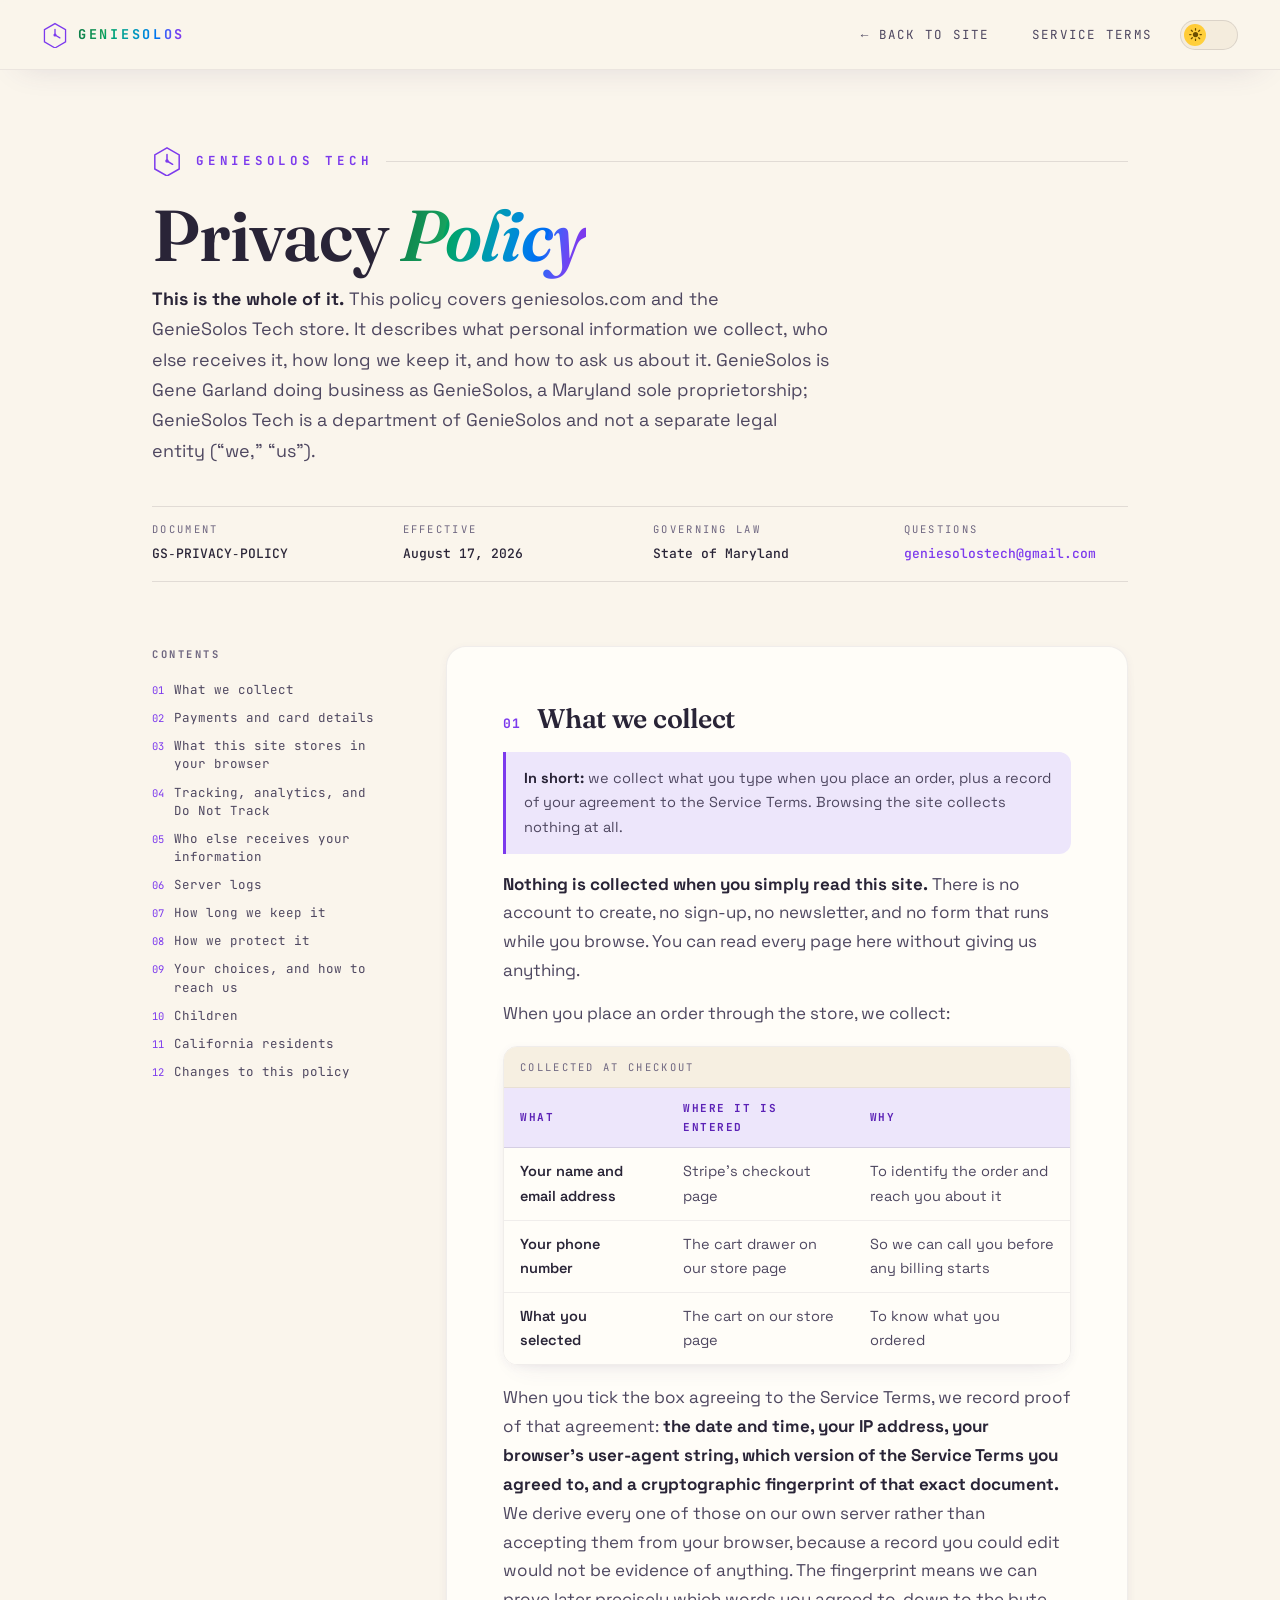
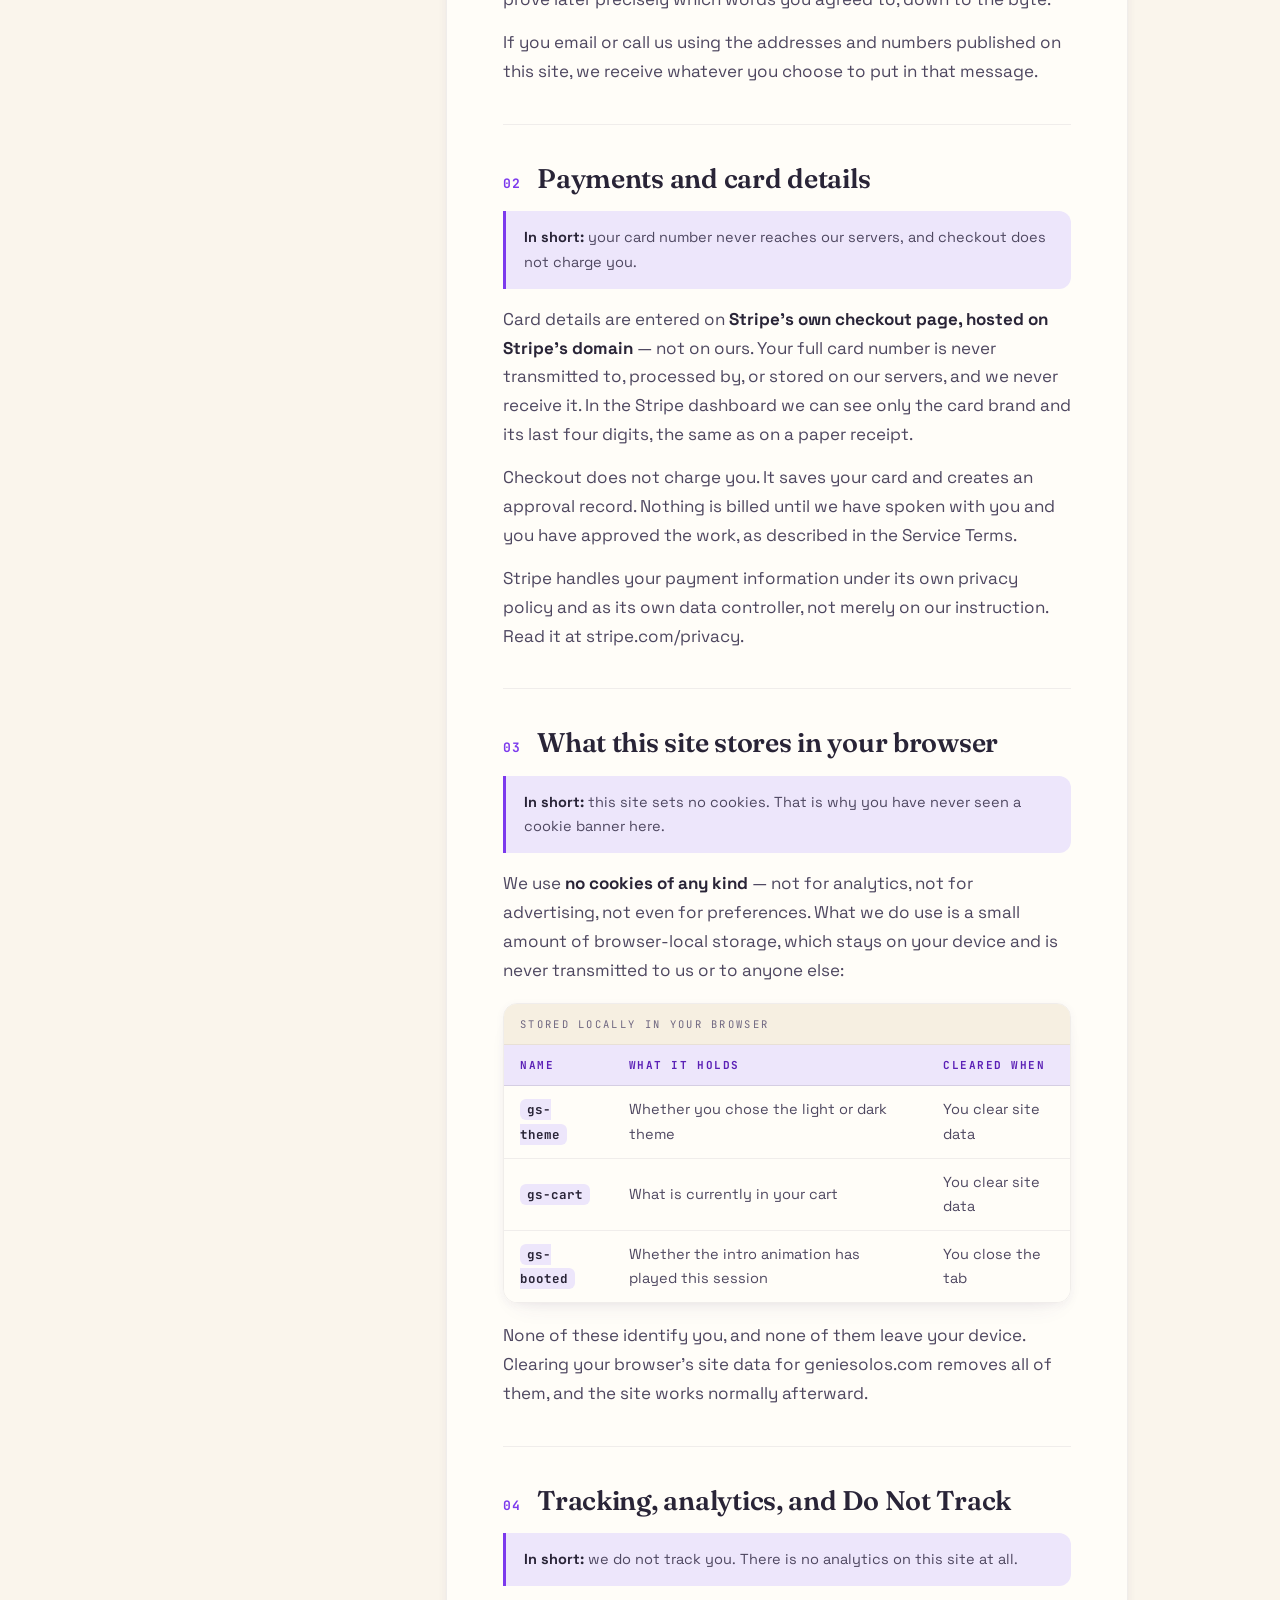
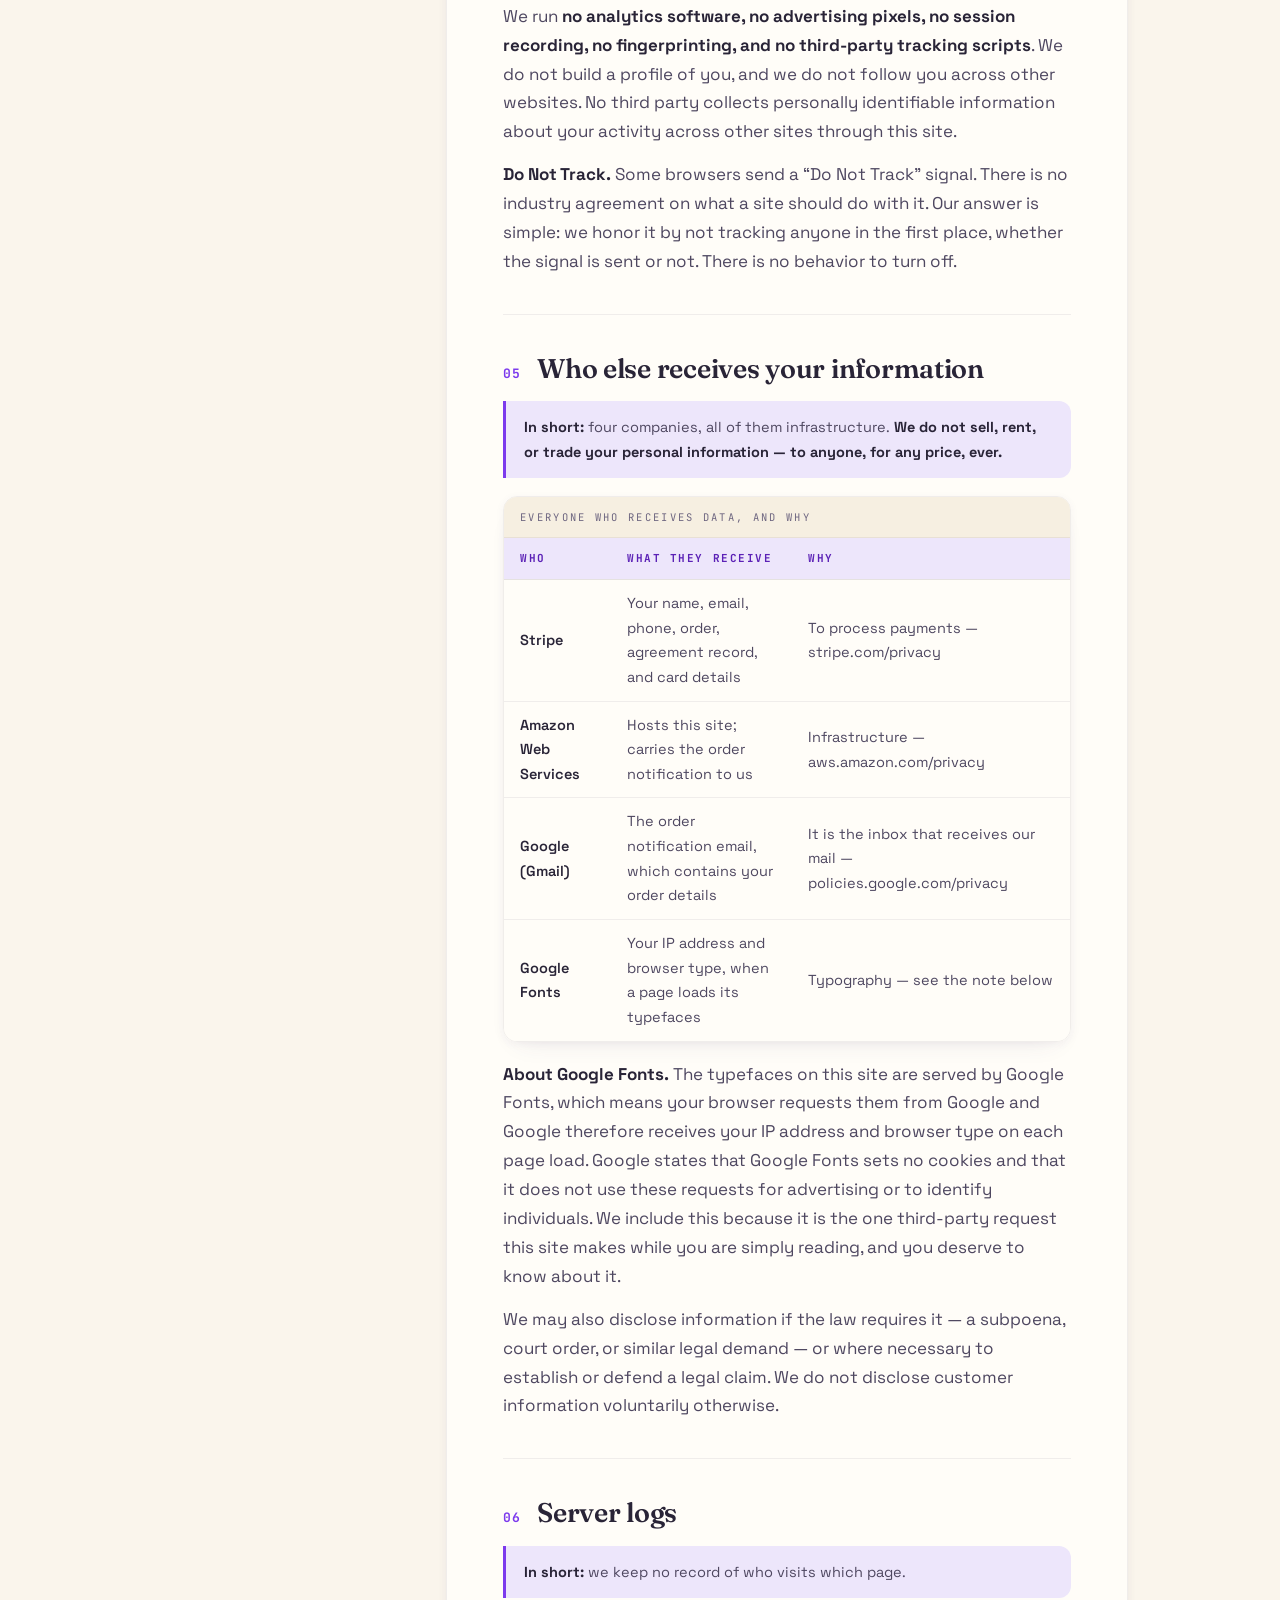
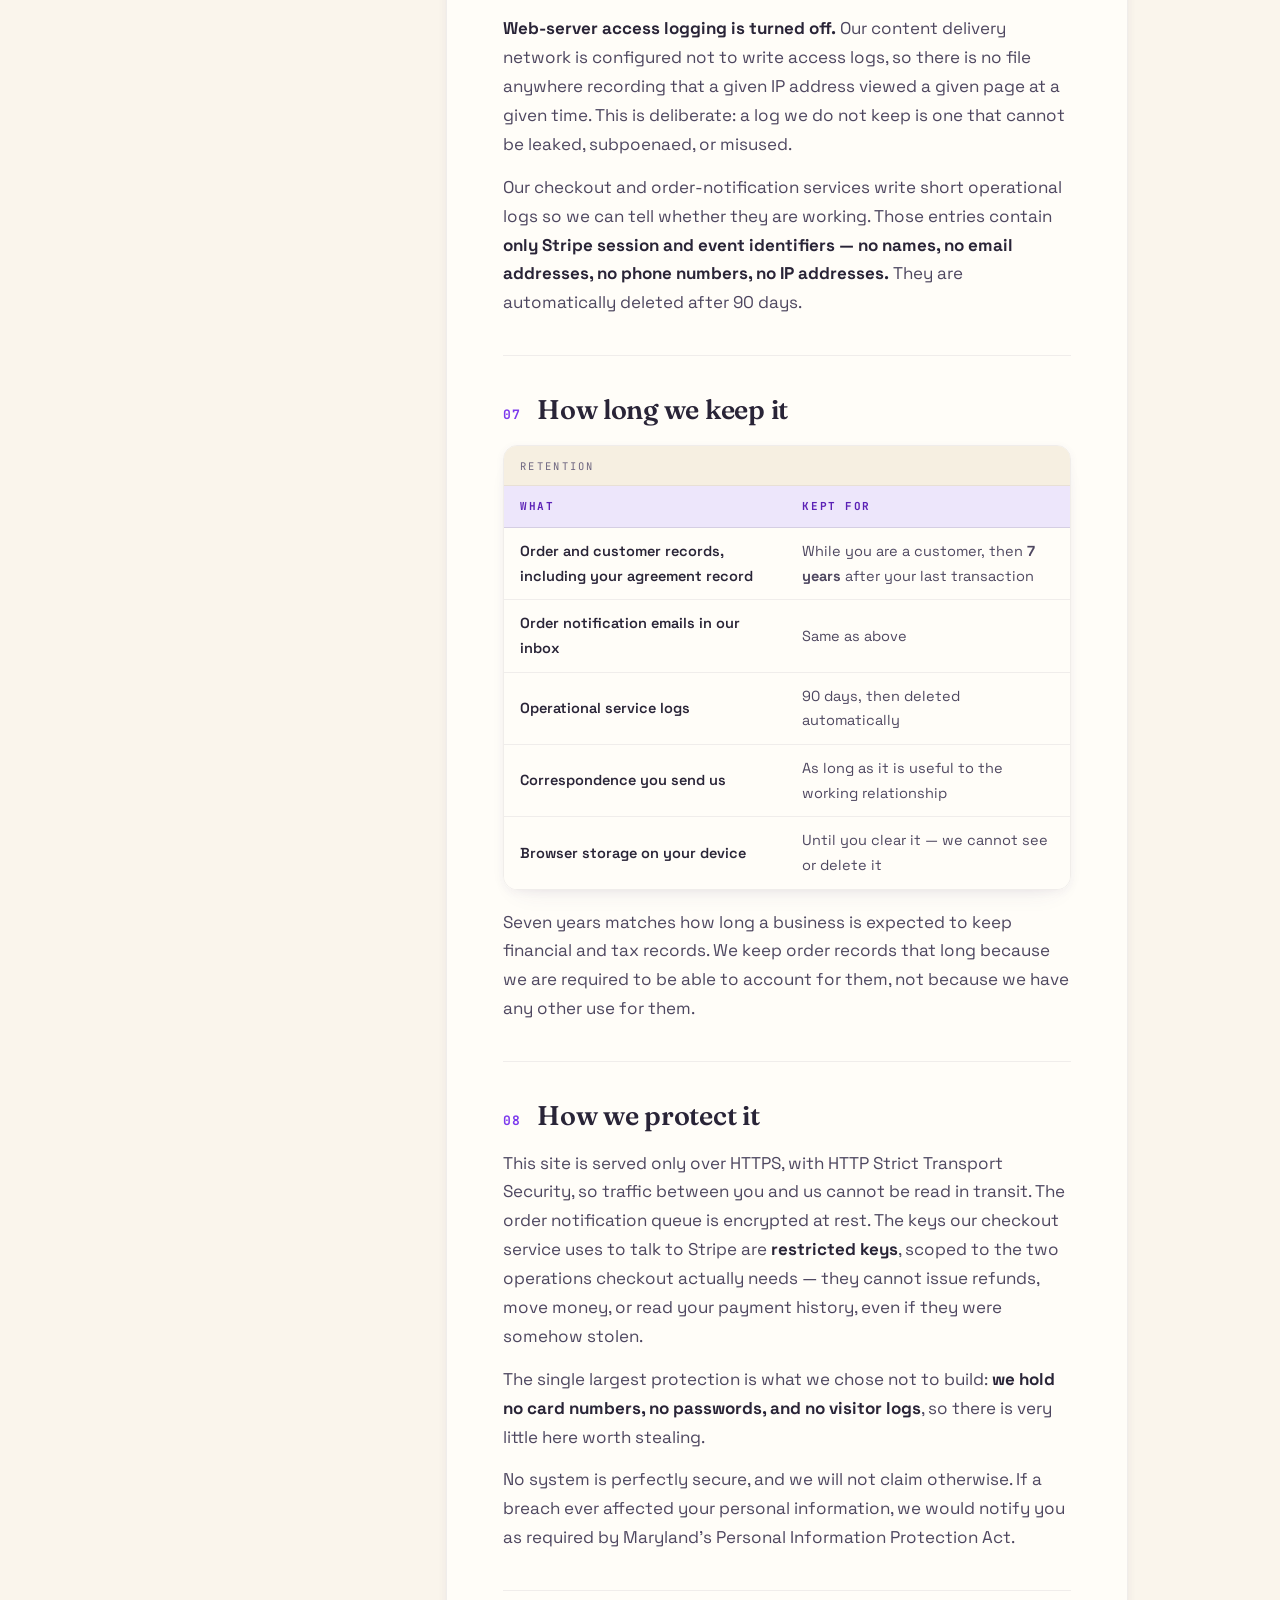
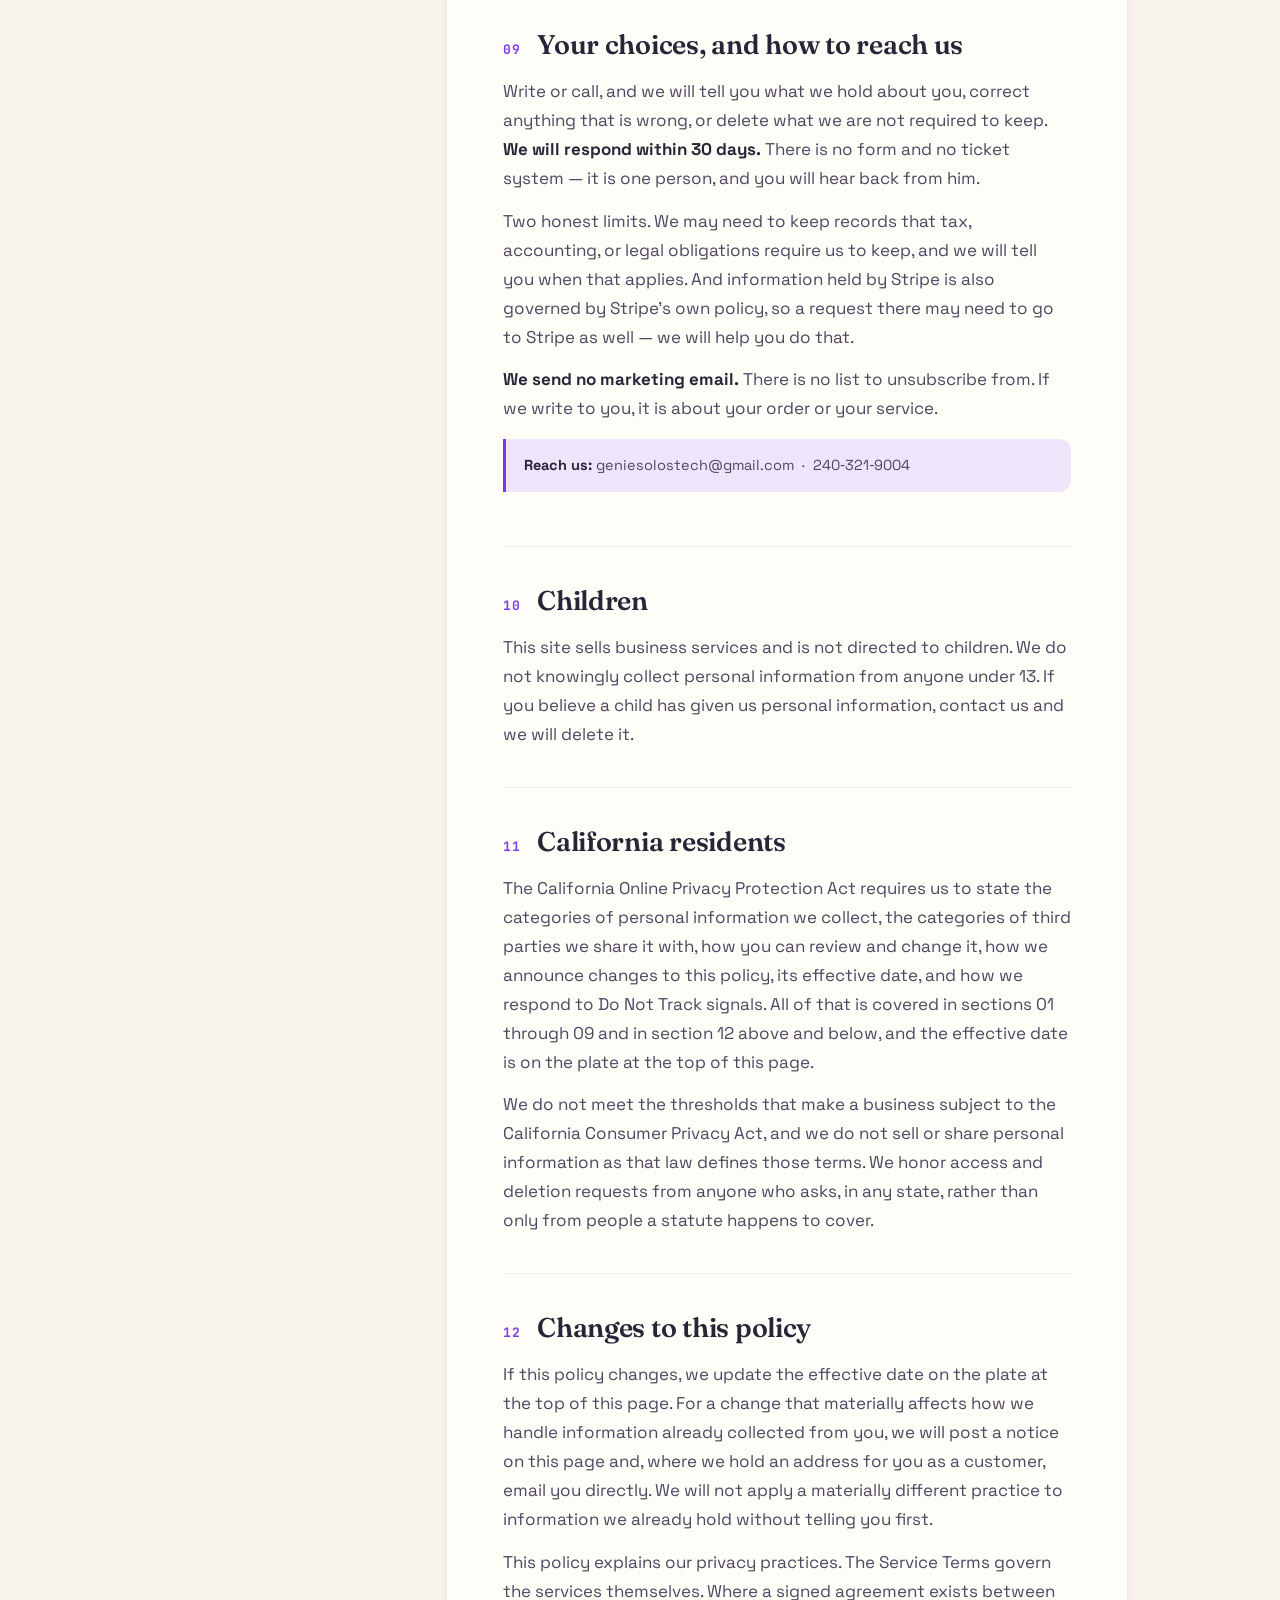
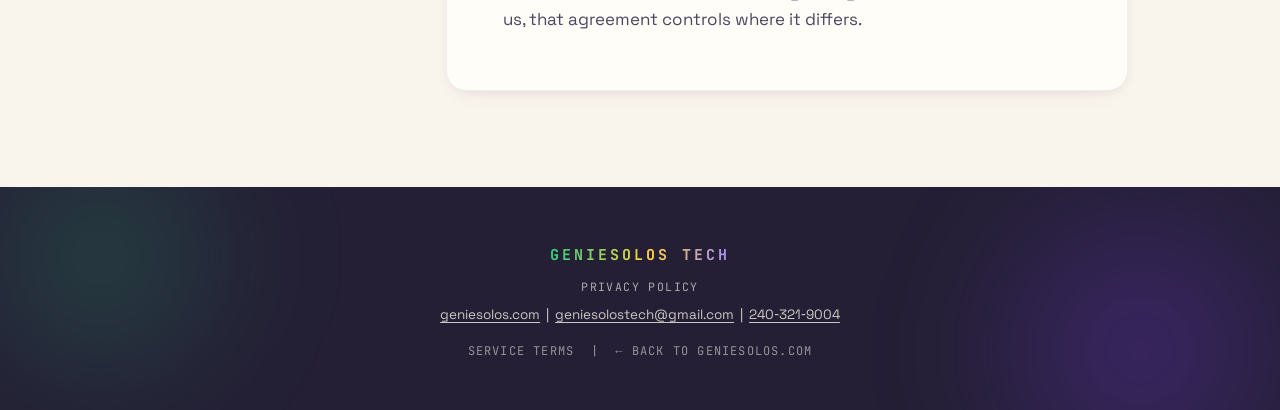
<file: privacy.html>
<!DOCTYPE html>
<html lang="en">
<head>
<meta charset="utf-8">
<meta name="viewport" content="width=device-width, initial-scale=1, viewport-fit=cover">
<title>Privacy Policy | GenieSolos Tech</title>
<meta name="description" content="What GenieSolos Tech collects on geniesolos.com, who receives it, how long it is kept, and how to reach us. No cookies, no analytics, no trackers.">
<meta name="author" content="Gene Garland">
<link rel="canonical" href="https://geniesolos.com/privacy">
<meta name="theme-color" content="#FAF5EC" id="themeColor">

<!-- Applies the saved theme before first paint, same as the homepage, so a
     dark-theme visitor never eats a cream flash. This block is byte-identical
     to the one in index.html ON PURPOSE: the CloudFront CSP allows inline
     scripts only by sha256 hash, and that hash covers exactly this text. Any
     edit here must be mirrored in index.html AND in the CSP response headers
     policy on the distribution. -->
<script>
(function () {
  var pick = null;
  var q = /[?&]theme=(dark|light)\b/.exec(location.search);   // shareable / testable
  if (q) { pick = q[1]; }
  else {
    try { pick = localStorage.getItem('gs-theme'); } catch (e) { /* private mode */ }
  }
  if (pick === 'dark') {
    document.documentElement.setAttribute('data-theme', 'dark');
    var m = document.getElementById('themeColor');
    if (m) m.setAttribute('content', '#060807');
  }
})();
</script>

<meta property="og:type" content="website">
<meta property="og:title" content="Privacy Policy | GenieSolos Tech">
<meta property="og:description" content="What we collect, who receives it, and how long we keep it. No cookies, no analytics, no trackers.">
<meta property="og:url" content="https://geniesolos.com/privacy">
<meta property="og:image" content="https://geniesolos.com/assets/og-card.png">

<link rel="icon" href="assets/favicon.svg" type="image/svg+xml">
<link rel="apple-touch-icon" href="assets/favicon.svg">

<!-- Self-hosted: no request leaves this origin. See css/fonts.css. The body
     face is preloaded because every page uses it for all running text. -->
<link rel="preload" href="assets/fonts/space-grotesk-400-latin.woff2" as="font" type="font/woff2" crossorigin>
<link rel="stylesheet" href="css/fonts.css?v=20260817">

<!-- Shares css/terms.css with the Service Terms: same document furniture,
     same plate, same paper. Nothing inline - CloudFront serves a CSP with
     style-src 'self', which blocks inline <style> blocks entirely. -->
<link rel="stylesheet" href="css/terms.css?v=20260817">
</head>
<body>

<a class="skip" href="#privacy">Skip to content</a>

<!-- ══════════ NAV ══════════ -->
<header class="nav">
  <a class="nav__brand" href="./">
    <span class="nav__mark" aria-hidden="true">
      <svg viewBox="0 0 32 32" width="26" height="26"><path d="M16 2 29 9.5v15L16 32 3 24.5v-15Z" fill="none" stroke="currentColor" stroke-width="1.6"/><path d="M16 9v7l6 3.5" fill="none" stroke="currentColor" stroke-width="1.6" stroke-linecap="round"/><circle cx="16" cy="16" r="1.9" fill="currentColor"/></svg>
    </span>
    <span class="nav__name">GENIESOLOS</span>
  </a>

  <div class="nav__end">
    <a class="nav__back" href="./"><span>&larr; Back to site</span></a>
    <a class="nav__back" href="terms"><span>Service Terms</span></a>
    <button class="themetog" id="themeToggle" type="button" role="switch" aria-checked="false"
            aria-label="Dark theme" title="Switch theme">
      <span class="themetog__thumb" aria-hidden="true">
        <svg class="themetog__ico themetog__ico--sun" viewBox="0 0 24 24" width="15" height="15">
          <circle cx="12" cy="12" r="4.2" fill="currentColor"/>
          <g stroke="currentColor" stroke-width="2" stroke-linecap="round">
            <path d="M12 2.6v2.2M12 19.2v2.2M21.4 12h-2.2M4.8 12H2.6M18.7 5.3l-1.6 1.6M6.9 17.1l-1.6 1.6M18.7 18.7l-1.6-1.6M6.9 6.9 5.3 5.3"/>
          </g>
        </svg>
        <svg class="themetog__ico themetog__ico--moon" viewBox="0 0 24 24" width="15" height="15">
          <path d="M20 14.2A8.4 8.4 0 0 1 9.8 4a8.4 8.4 0 1 0 10.2 10.2Z" fill="currentColor"/>
        </svg>
      </span>
    </button>
  </div>
</header>

<!-- ══════════ DOCUMENT PLATE ══════════ -->
<section class="plate">
  <p class="plate__mark">
    <svg viewBox="0 0 32 32" width="30" height="30" aria-hidden="true"><path d="M16 2 29 9.5v15L16 32 3 24.5v-15Z" fill="none" stroke="currentColor" stroke-width="1.6"/><path d="M16 9v7l6 3.5" fill="none" stroke="currentColor" stroke-width="1.6" stroke-linecap="round"/><circle cx="16" cy="16" r="1.9" fill="currentColor"/></svg>
    GenieSolos&nbsp;Tech
    <span class="rule" aria-hidden="true"></span>
  </p>

  <h1>Privacy <em>Policy</em></h1>

  <p class="plate__lede">
    <b>This is the whole of it.</b> This policy covers geniesolos.com and the GenieSolos&nbsp;Tech
    store. It describes what personal information we collect, who else receives it, how long we
    keep it, and how to ask us about it. GenieSolos is Gene&nbsp;Garland doing business as
    GenieSolos, a Maryland sole proprietorship; GenieSolos&nbsp;Tech is a department of GenieSolos
    and not a separate legal entity (&ldquo;we,&rdquo; &ldquo;us&rdquo;).
  </p>

  <dl class="plate__meta">
    <div>
      <dt>Document</dt>
      <dd>GS&#8209;PRIVACY&#8209;POLICY</dd>
    </div>
    <div>
      <dt>Effective</dt>
      <dd>August 17, 2026</dd>
    </div>
    <div>
      <dt>Governing law</dt>
      <dd>State of Maryland</dd>
    </div>
    <div>
      <dt>Questions</dt>
      <dd><a href="mailto:geniesolostech@gmail.com">geniesolostech@gmail.com</a></dd>
    </div>
  </dl>
</section>

<!-- ══════════ DOCUMENT BODY ══════════ -->
<main class="doc" id="privacy">

  <nav class="toc" aria-label="Table of contents">
    <h2>Contents</h2>
    <ol>
      <li><a href="#collect">What we collect</a></li>
      <li><a href="#payments">Payments and card details</a></li>
      <li><a href="#browser">What this site stores in your browser</a></li>
      <li><a href="#tracking">Tracking, analytics, and Do Not Track</a></li>
      <li><a href="#third-parties">Who else receives your information</a></li>
      <li><a href="#logs">Server logs</a></li>
      <li><a href="#retention">How long we keep it</a></li>
      <li><a href="#security">How we protect it</a></li>
      <li><a href="#choices">Your choices, and how to reach us</a></li>
      <li><a href="#children">Children</a></li>
      <li><a href="#california">California residents</a></li>
      <li><a href="#changes">Changes to this policy</a></li>
    </ol>
  </nav>

  <article class="paper">

    <section class="sec" id="collect">
      <header class="sec__head"><span class="sec__num">01</span><h2>What we collect</h2></header>

      <div class="note">
        <b>In short:</b> we collect what you type when you place an order, plus a record of your
        agreement to the Service Terms. Browsing the site collects nothing at all.
      </div>

      <p>
        <b>Nothing is collected when you simply read this site.</b> There is no account to create,
        no sign-up, no newsletter, and no form that runs while you browse. You can read every page
        here without giving us anything.
      </p>

      <p>When you place an order through the store, we collect:</p>

      <div class="tbl-wrap">
        <table>
          <caption>Collected at checkout</caption>
          <thead>
            <tr><th>What</th><th>Where it is entered</th><th>Why</th></tr>
          </thead>
          <tbody>
            <tr><td>Your name and email address</td><td>Stripe&rsquo;s checkout page</td><td>To identify the order and reach you about it</td></tr>
            <tr><td>Your phone number</td><td>The cart drawer on our store page</td><td>So we can call you before any billing starts</td></tr>
            <tr><td>What you selected</td><td>The cart on our store page</td><td>To know what you ordered</td></tr>
          </tbody>
        </table>
      </div>

      <p>
        When you tick the box agreeing to the Service Terms, we record proof of that agreement:
        <b>the date and time, your IP address, your browser&rsquo;s user-agent string, which version
        of the Service Terms you agreed to, and a cryptographic fingerprint of that exact
        document.</b> We derive every one of those on our own server rather than accepting them
        from your browser, because a record you could edit would not be evidence of anything. The
        fingerprint means we can prove later precisely which words you agreed to, down to the byte.
      </p>

      <p>
        If you email or call us using the addresses and numbers published on this site, we receive
        whatever you choose to put in that message.
      </p>
    </section>

    <section class="sec" id="payments">
      <header class="sec__head"><span class="sec__num">02</span><h2>Payments and card details</h2></header>

      <div class="note">
        <b>In short:</b> your card number never reaches our servers, and checkout does not charge
        you.
      </div>

      <p>
        Card details are entered on <b>Stripe&rsquo;s own checkout page, hosted on Stripe&rsquo;s
        domain</b> &mdash; not on ours. Your full card number is never transmitted to, processed
        by, or stored on our servers, and we never receive it. In the Stripe dashboard we can see
        only the card brand and its last four digits, the same as on a paper receipt.
      </p>

      <p>
        Checkout does not charge you. It saves your card and creates an approval record. Nothing is
        billed until we have spoken with you and you have approved the work, as described in the
        <a href="terms">Service Terms</a>.
      </p>

      <p>
        Stripe handles your payment information under its own privacy policy and as its own data
        controller, not merely on our instruction. Read it at
        <a href="https://stripe.com/privacy" target="_blank" rel="noopener">stripe.com/privacy</a>.
      </p>
    </section>

    <section class="sec" id="browser">
      <header class="sec__head"><span class="sec__num">03</span><h2>What this site stores in your browser</h2></header>

      <div class="note">
        <b>In short:</b> this site sets no cookies. That is why you have never seen a cookie banner
        here.
      </div>

      <p>
        We use <b>no cookies of any kind</b> &mdash; not for analytics, not for advertising, not
        even for preferences. What we do use is a small amount of browser-local storage, which
        stays on your device and is never transmitted to us or to anyone else:
      </p>

      <div class="tbl-wrap">
        <table>
          <caption>Stored locally in your browser</caption>
          <thead>
            <tr><th>Name</th><th>What it holds</th><th>Cleared when</th></tr>
          </thead>
          <tbody>
            <tr><td><code>gs-theme</code></td><td>Whether you chose the light or dark theme</td><td>You clear site data</td></tr>
            <tr><td><code>gs-cart</code></td><td>What is currently in your cart</td><td>You clear site data</td></tr>
            <tr><td><code>gs-booted</code></td><td>Whether the intro animation has played this session</td><td>You close the tab</td></tr>
          </tbody>
        </table>
      </div>

      <p>
        None of these identify you, and none of them leave your device. Clearing your browser&rsquo;s
        site data for geniesolos.com removes all of them, and the site works normally afterward.
      </p>
    </section>

    <section class="sec" id="tracking">
      <header class="sec__head"><span class="sec__num">04</span><h2>Tracking, analytics, and Do Not Track</h2></header>

      <div class="note">
        <b>In short:</b> we do not track you. There is no analytics on this site at all.
      </div>

      <p>
        We run <b>no analytics software, no advertising pixels, no session recording, no
        fingerprinting, and no third-party tracking scripts</b>. We do not build a profile of you,
        and we do not follow you across other websites. No third party collects personally
        identifiable information about your activity across other sites through this site.
      </p>

      <p>
        <b>Do Not Track.</b> Some browsers send a &ldquo;Do Not Track&rdquo; signal. There is no
        industry agreement on what a site should do with it. Our answer is simple: we honor it by
        not tracking anyone in the first place, whether the signal is sent or not. There is no
        behavior to turn off.
      </p>
    </section>

    <section class="sec" id="third-parties">
      <header class="sec__head"><span class="sec__num">05</span><h2>Who else receives your information</h2></header>

      <div class="note">
        <b>In short:</b> four companies, all of them infrastructure. <b>We do not sell, rent, or
        trade your personal information &mdash; to anyone, for any price, ever.</b>
      </div>

      <div class="tbl-wrap">
        <table>
          <caption>Everyone who receives data, and why</caption>
          <thead>
            <tr><th>Who</th><th>What they receive</th><th>Why</th></tr>
          </thead>
          <tbody>
            <tr>
              <td>Stripe</td>
              <td>Your name, email, phone, order, agreement record, and card details</td>
              <td>To process payments &mdash; <a href="https://stripe.com/privacy" target="_blank" rel="noopener">stripe.com/privacy</a></td>
            </tr>
            <tr>
              <td>Amazon Web Services</td>
              <td>Hosts this site; carries the order notification to us</td>
              <td>Infrastructure &mdash; <a href="https://aws.amazon.com/privacy/" target="_blank" rel="noopener">aws.amazon.com/privacy</a></td>
            </tr>
            <tr>
              <td>Google (Gmail)</td>
              <td>The order notification email, which contains your order details</td>
              <td>It is the inbox that receives our mail &mdash; <a href="https://policies.google.com/privacy" target="_blank" rel="noopener">policies.google.com/privacy</a></td>
            </tr>
            <tr>
              <td>Google Fonts</td>
              <td>Your IP address and browser type, when a page loads its typefaces</td>
              <td>Typography &mdash; see the note below</td>
            </tr>
          </tbody>
        </table>
      </div>

      <p>
        <b>About Google Fonts.</b> The typefaces on this site are served by Google Fonts, which
        means your browser requests them from Google and Google therefore receives your IP address
        and browser type on each page load. Google states that Google Fonts sets no cookies and
        that it does not use these requests for advertising or to identify individuals. We include
        this because it is the one third-party request this site makes while you are simply
        reading, and you deserve to know about it.
      </p>

      <p>
        We may also disclose information if the law requires it &mdash; a subpoena, court order, or
        similar legal demand &mdash; or where necessary to establish or defend a legal claim. We do
        not disclose customer information voluntarily otherwise.
      </p>
    </section>

    <section class="sec" id="logs">
      <header class="sec__head"><span class="sec__num">06</span><h2>Server logs</h2></header>

      <div class="note">
        <b>In short:</b> we keep no record of who visits which page.
      </div>

      <p>
        <b>Web-server access logging is turned off.</b> Our content delivery network is configured
        not to write access logs, so there is no file anywhere recording that a given IP address
        viewed a given page at a given time. This is deliberate: a log we do not keep is one that
        cannot be leaked, subpoenaed, or misused.
      </p>

      <p>
        Our checkout and order-notification services write short operational logs so we can tell
        whether they are working. Those entries contain <b>only Stripe session and event
        identifiers &mdash; no names, no email addresses, no phone numbers, no IP addresses.</b>
        They are automatically deleted after 90&nbsp;days.
      </p>
    </section>

    <section class="sec" id="retention">
      <header class="sec__head"><span class="sec__num">07</span><h2>How long we keep it</h2></header>

      <div class="tbl-wrap">
        <table>
          <caption>Retention</caption>
          <thead>
            <tr><th>What</th><th>Kept for</th></tr>
          </thead>
          <tbody>
            <tr><td>Order and customer records, including your agreement record</td><td>While you are a customer, then <b>7 years</b> after your last transaction</td></tr>
            <tr><td>Order notification emails in our inbox</td><td>Same as above</td></tr>
            <tr><td>Operational service logs</td><td>90 days, then deleted automatically</td></tr>
            <tr><td>Correspondence you send us</td><td>As long as it is useful to the working relationship</td></tr>
            <tr><td>Browser storage on your device</td><td>Until you clear it &mdash; we cannot see or delete it</td></tr>
          </tbody>
        </table>
      </div>

      <p>
        Seven years matches how long a business is expected to keep financial and tax records. We
        keep order records that long because we are required to be able to account for them, not
        because we have any other use for them.
      </p>
    </section>

    <section class="sec" id="security">
      <header class="sec__head"><span class="sec__num">08</span><h2>How we protect it</h2></header>

      <p>
        This site is served only over HTTPS, with HTTP Strict Transport Security, so traffic between
        you and us cannot be read in transit. The order notification queue is encrypted at rest. The
        keys our checkout service uses to talk to Stripe are <b>restricted keys</b>, scoped to the
        two operations checkout actually needs &mdash; they cannot issue refunds, move money, or
        read your payment history, even if they were somehow stolen.
      </p>

      <p>
        The single largest protection is what we chose not to build: <b>we hold no card numbers, no
        passwords, and no visitor logs</b>, so there is very little here worth stealing.
      </p>

      <p>
        No system is perfectly secure, and we will not claim otherwise. If a breach ever affected
        your personal information, we would notify you as required by Maryland&rsquo;s Personal
        Information Protection Act.
      </p>
    </section>

    <section class="sec" id="choices">
      <header class="sec__head"><span class="sec__num">09</span><h2>Your choices, and how to reach us</h2></header>

      <p>
        Write or call, and we will tell you what we hold about you, correct anything that is wrong,
        or delete what we are not required to keep. <b>We will respond within 30 days.</b> There is
        no form and no ticket system &mdash; it is one person, and you will hear back from him.
      </p>

      <p>
        Two honest limits. We may need to keep records that tax, accounting, or legal obligations
        require us to keep, and we will tell you when that applies. And information held by Stripe
        is also governed by Stripe&rsquo;s own policy, so a request there may need to go to Stripe
        as well &mdash; we will help you do that.
      </p>

      <p>
        <b>We send no marketing email.</b> There is no list to unsubscribe from. If we write to you,
        it is about your order or your service.
      </p>

      <div class="note">
        <b>Reach us:</b>
        <a href="mailto:geniesolostech@gmail.com">geniesolostech@gmail.com</a>
        &nbsp;&middot;&nbsp;
        <a href="tel:+12403219004">240&#8209;321&#8209;9004</a>
      </div>
    </section>

    <section class="sec" id="children">
      <header class="sec__head"><span class="sec__num">10</span><h2>Children</h2></header>

      <p>
        This site sells business services and is not directed to children. We do not knowingly
        collect personal information from anyone under 13. If you believe a child has given us
        personal information, contact us and we will delete it.
      </p>
    </section>

    <section class="sec" id="california">
      <header class="sec__head"><span class="sec__num">11</span><h2>California residents</h2></header>

      <p>
        The California Online Privacy Protection Act requires us to state the categories of
        personal information we collect, the categories of third parties we share it with, how you
        can review and change it, how we announce changes to this policy, its effective date, and
        how we respond to Do Not Track signals. All of that is covered in sections 01 through 09
        and in section 12 above and below, and the effective date is on the plate at the top of
        this page.
      </p>

      <p>
        We do not meet the thresholds that make a business subject to the California Consumer
        Privacy Act, and we do not sell or share personal information as that law defines those
        terms. We honor access and deletion requests from anyone who asks, in any state, rather
        than only from people a statute happens to cover.
      </p>
    </section>

    <section class="sec" id="changes">
      <header class="sec__head"><span class="sec__num">12</span><h2>Changes to this policy</h2></header>

      <p>
        If this policy changes, we update the effective date on the plate at the top of this page.
        For a change that materially affects how we handle information already collected from you,
        we will post a notice on this page and, where we hold an address for you as a customer,
        email you directly. We will not apply a materially different practice to information we
        already hold without telling you first.
      </p>

      <p>
        This policy explains our privacy practices. The <a href="terms">Service Terms</a> govern the
        services themselves. Where a signed agreement exists between us, that agreement controls
        where it differs.
      </p>
    </section>

  </article>
</main>

<!-- ══════════ FOOTER ══════════ -->
<footer class="foot">
  <div class="foot__inner">
    <p class="foot__sig">GENIESOLOS&nbsp;TECH</p>
    <p class="foot__meta">Privacy Policy</p>
    <p class="foot__contact">
      <a href="https://geniesolos.com">geniesolos.com</a> &nbsp;|&nbsp;
      <a href="mailto:geniesolostech@gmail.com">geniesolostech@gmail.com</a> &nbsp;|&nbsp;
      <a href="tel:+12403219004">240&#8209;321&#8209;9004</a>
    </p>
    <p class="foot__home"><a href="terms">Service Terms</a> &nbsp;|&nbsp; <a href="./">&larr; Back to geniesolos.com</a></p>
  </div>
</footer>

<script src="js/terms.js?v=20260814"></script>
</body>
</html>
</file>
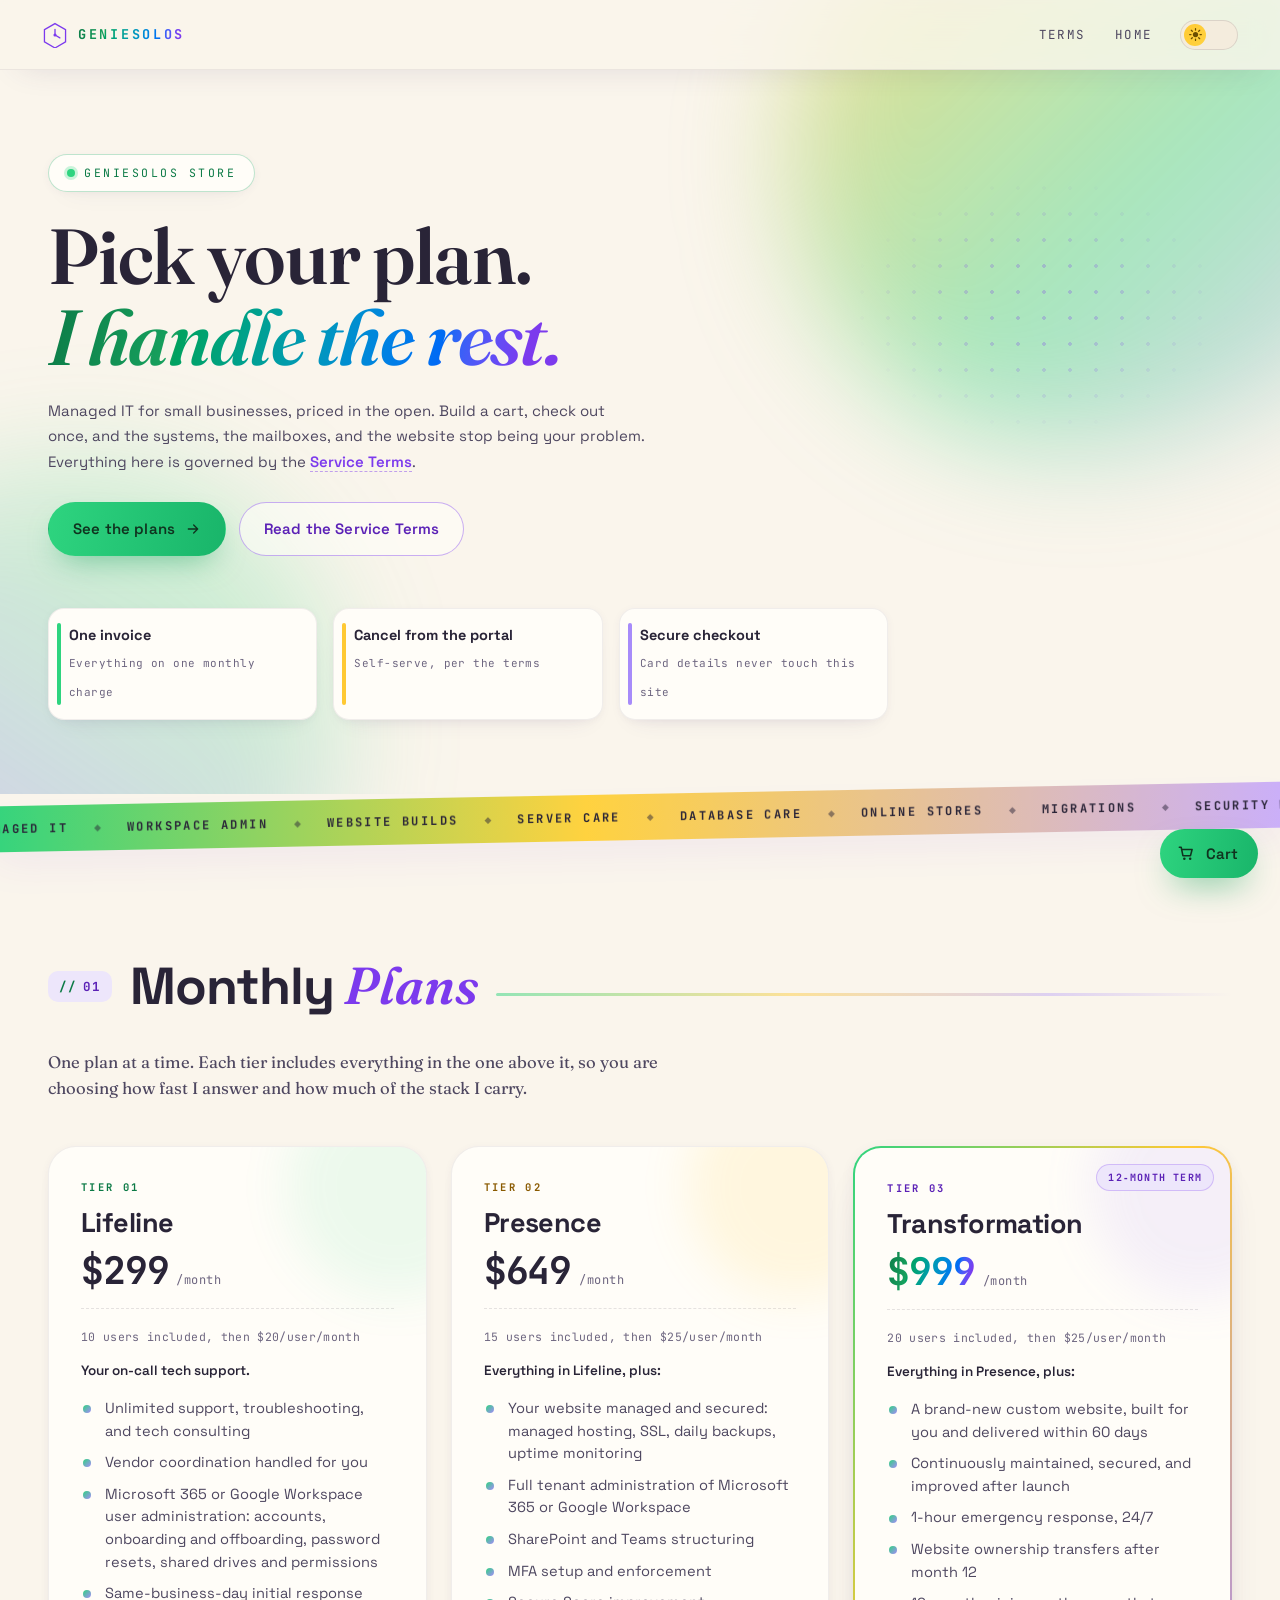
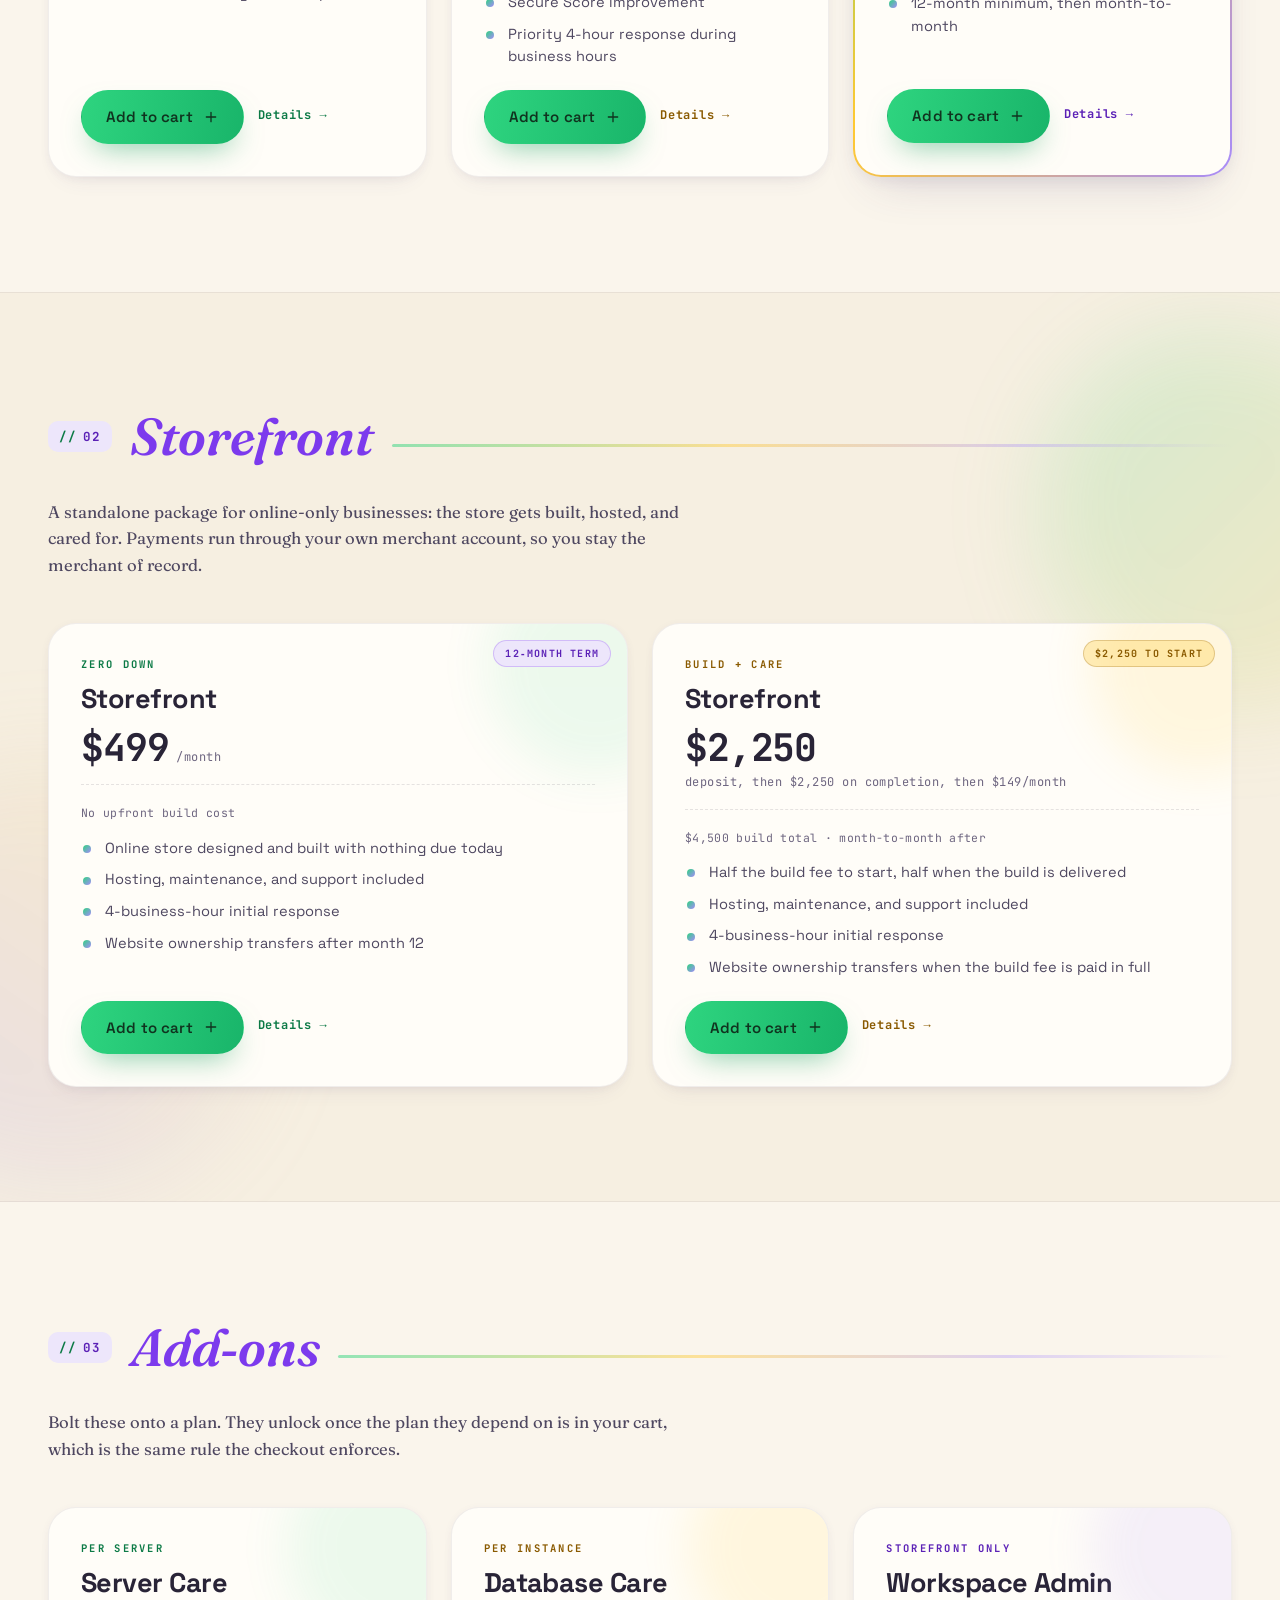
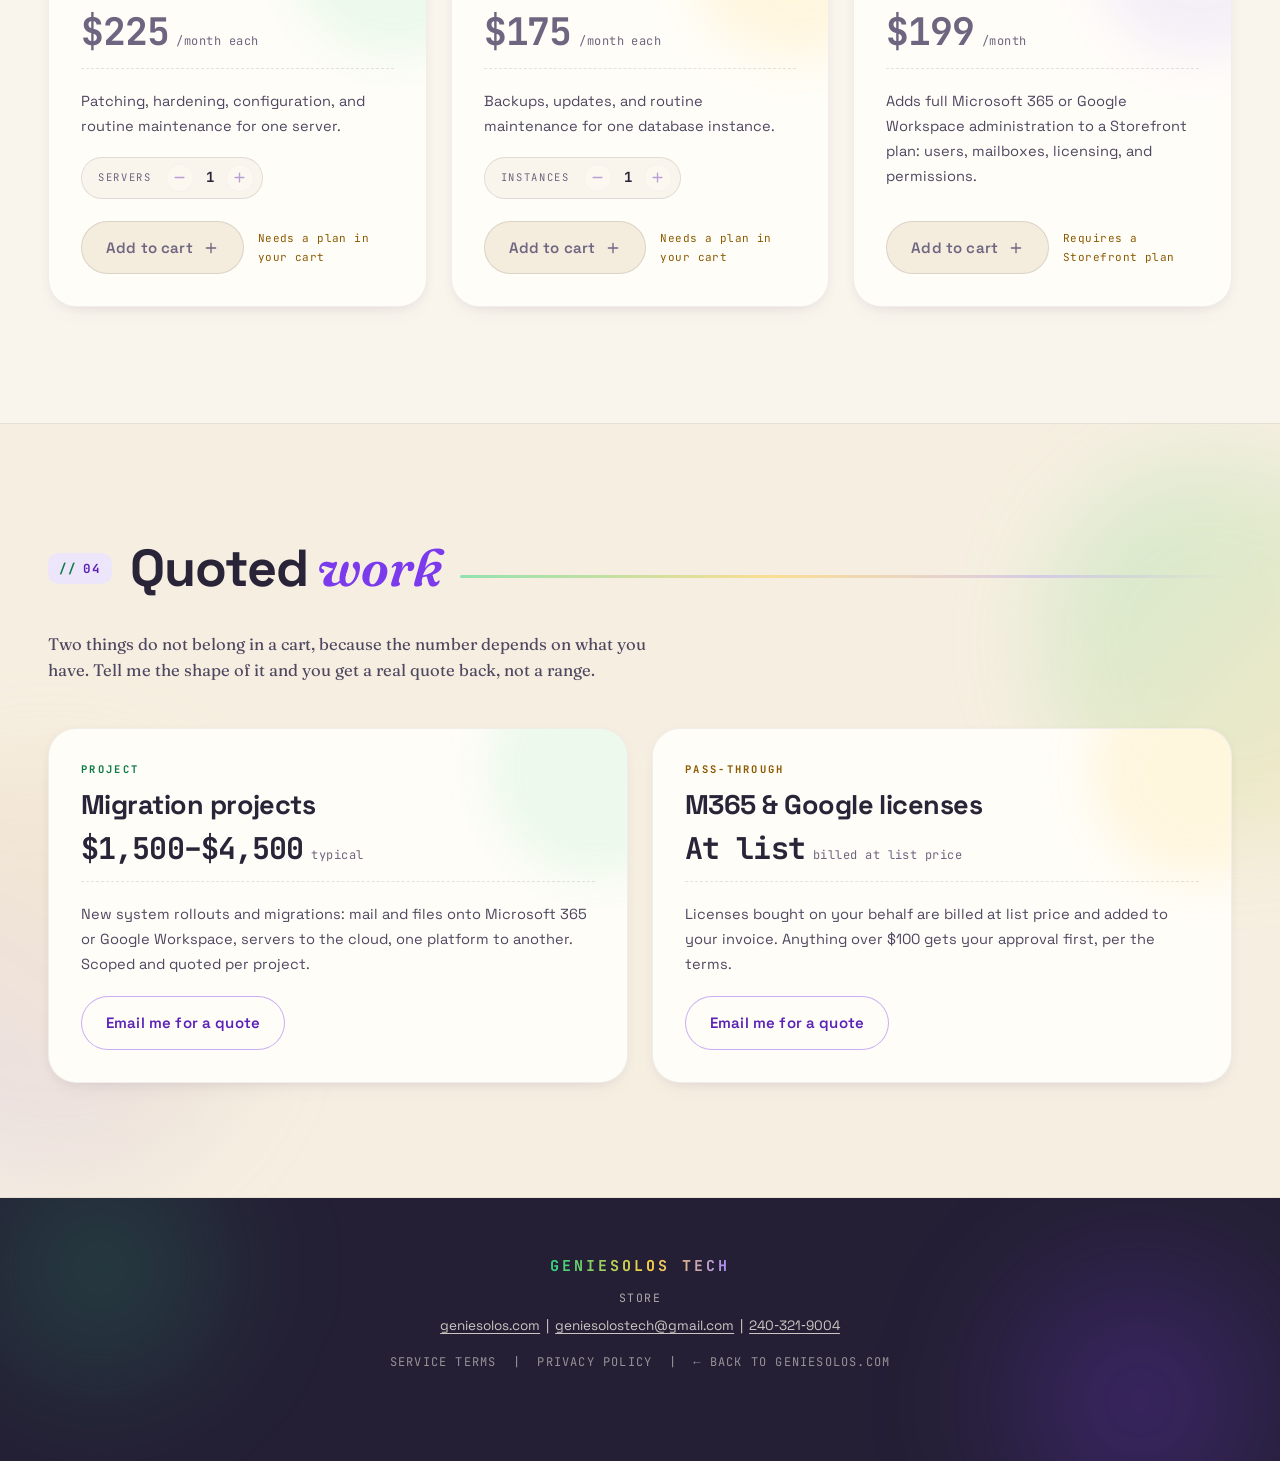
<file: store.html>
<!DOCTYPE html>
<html lang="en">
<head>
<meta charset="utf-8">
<meta name="viewport" content="width=device-width, initial-scale=1, viewport-fit=cover">
<title>Store | GenieSolos Tech</title>
<meta name="description" content="Pick a GenieSolos Tech managed-service plan, add server, database, or workspace care, and check out securely. Monthly plans from $299, Storefront online stores from $499.">
<meta name="author" content="Gene Garland">
<link rel="canonical" href="https://geniesolos.com/store">
<meta name="theme-color" content="#FAF5EC" id="themeColor">

<!-- Applies the saved theme before first paint, same as the homepage, so a
     dark-theme visitor never eats a cream flash. This block is byte-identical
     to the one in index.html ON PURPOSE: the CloudFront CSP allows inline
     scripts only by sha256 hash, and that hash covers exactly this text. Any
     edit here must be mirrored in index.html AND in the CSP response headers
     policy on the distribution. -->
<script>
(function () {
  var pick = null;
  var q = /[?&]theme=(dark|light)\b/.exec(location.search);   // shareable / testable
  if (q) { pick = q[1]; }
  else {
    try { pick = localStorage.getItem('gs-theme'); } catch (e) { /* private mode */ }
  }
  if (pick === 'dark') {
    document.documentElement.setAttribute('data-theme', 'dark');
    var m = document.getElementById('themeColor');
    if (m) m.setAttribute('content', '#060807');
  }
})();
</script>

<meta property="og:type" content="website">
<meta property="og:title" content="Store | GenieSolos Tech">
<meta property="og:description" content="Managed IT plans, Storefront online stores, and add-on care. Build a cart, check out once, and I handle the rest.">
<meta property="og:url" content="https://geniesolos.com/store">
<meta property="og:image" content="https://geniesolos.com/assets/og-card.png">
<meta name="twitter:card" content="summary_large_image">
<meta name="twitter:title" content="Store | GenieSolos Tech">
<meta name="twitter:description" content="Managed IT plans, Storefront online stores, and add-on care. Build a cart, check out once, and I handle the rest.">
<meta name="twitter:image" content="https://geniesolos.com/assets/og-card.png">

<link rel="icon" href="assets/favicon.svg" type="image/svg+xml">
<link rel="apple-touch-icon" href="assets/favicon.svg">

<!-- Self-hosted: no request leaves this origin. See css/fonts.css. The body
     face is preloaded because every page uses it for all running text. -->
<link rel="preload" href="assets/fonts/space-grotesk-400-latin.woff2" as="font" type="font/woff2" crossorigin>
<link rel="stylesheet" href="css/fonts.css?v=20260817">

<!-- The page's styles live in css/store.css, NOT inline: CloudFront attaches
     a Content-Security-Policy with style-src 'self', which blocks inline
     <style> blocks entirely. Same ?v= cache-busting rule as the homepage. -->
<link rel="stylesheet" href="css/store.css?v=20260816d">
</head>
<body>

<a class="skip" href="#plans">Skip to the plans</a>

<!-- ══════════ NAV ══════════ -->
<header class="nav">
  <a class="nav__brand" href="./">
    <span class="nav__mark" aria-hidden="true">
      <svg viewBox="0 0 32 32" width="26" height="26"><path d="M16 2 29 9.5v15L16 32 3 24.5v-15Z" fill="none" stroke="currentColor" stroke-width="1.6"/><path d="M16 9v7l6 3.5" fill="none" stroke="currentColor" stroke-width="1.6" stroke-linecap="round"/><circle cx="16" cy="16" r="1.9" fill="currentColor"/></svg>
    </span>
    <span class="nav__name">GENIESOLOS</span>
  </a>

  <div class="nav__end">
    <nav class="nav__links" aria-label="Primary">
      <a href="terms">Terms</a>
      <a href="./">Home</a>
    </nav>
    <button class="themetog" id="themeToggle" type="button" role="switch" aria-checked="false"
            aria-label="Dark theme" title="Switch theme">
      <span class="themetog__thumb" aria-hidden="true">
        <svg class="themetog__ico themetog__ico--sun" viewBox="0 0 24 24" width="15" height="15">
          <circle cx="12" cy="12" r="4.2" fill="currentColor"/>
          <g stroke="currentColor" stroke-width="2" stroke-linecap="round">
            <path d="M12 2.6v2.2M12 19.2v2.2M21.4 12h-2.2M4.8 12H2.6M18.7 5.3l-1.6 1.6M6.9 17.1l-1.6 1.6M18.7 18.7l-1.6-1.6M6.9 6.9 5.3 5.3"/>
          </g>
        </svg>
        <svg class="themetog__ico themetog__ico--moon" viewBox="0 0 24 24" width="15" height="15">
          <path d="M20 14.2A8.4 8.4 0 0 1 9.8 4a8.4 8.4 0 1 0 10.2 10.2Z" fill="currentColor"/>
        </svg>
      </span>
    </button>
  </div>
</header>

<main>

<!-- ══════════ RETURN STATE (filled in by js/store.js) ══════════ -->
<section class="statewrap" id="checkoutState" hidden>
  <div class="state" id="statePanel">
    <p class="state__mark" id="stateMark" aria-hidden="true"></p>
    <h2 class="state__title" id="stateTitle"></h2>
    <p class="state__text" id="stateText"></p>
    <p class="state__contact">
      Questions? <a href="mailto:geniesolostech@gmail.com">geniesolostech@gmail.com</a>
      &nbsp;|&nbsp; <a href="tel:+12403219004">240&#8209;321&#8209;9004</a>
    </p>
  </div>
</section>

<!-- ══════════ HERO ══════════ -->
<section class="hero">
  <div class="hero__glow" aria-hidden="true"></div>
  <div class="hero__dots" aria-hidden="true"></div>

  <div class="hero__inner">
    <p class="hero__eyebrow"><span class="dot"></span>GENIESOLOS STORE</p>

    <h1 class="hero__title">Pick your plan. <em>I handle the rest.</em></h1>

    <p class="hero__blurb">
      Managed IT for small businesses, priced in the open. Build a cart, check out once, and
      the systems, the mailboxes, and the website stop being your problem. Everything here is
      governed by the <a href="terms">Service Terms</a>.
    </p>

    <div class="hero__actions">
      <a class="btn btn--solid" href="#plans">
        <span>See the plans</span>
        <svg viewBox="0 0 24 24" width="16" height="16" aria-hidden="true"><path d="M5 12h13M13 6l6 6-6 6" fill="none" stroke="currentColor" stroke-width="2" stroke-linecap="round" stroke-linejoin="round"/></svg>
      </a>
      <a class="btn btn--ghost" href="terms"><span>Read the Service Terms</span></a>
    </div>

    <ul class="hero__facts">
      <li><b>One invoice</b><span>Everything on one monthly charge</span></li>
      <li><b>Cancel from the portal</b><span>Self-serve, per the terms</span></li>
      <li><b>Secure checkout</b><span>Card details never touch this site</span></li>
    </ul>
  </div>
</section>

<!-- ══════════ RIBBON ══════════ -->
<div class="ribbon" aria-hidden="true">
  <div class="ribbon__track">
    <span>MANAGED IT</span><i>◆</i><span>WORKSPACE ADMIN</span><i>◆</i><span>WEBSITE BUILDS</span><i>◆</i>
    <span>SERVER CARE</span><i>◆</i><span>DATABASE CARE</span><i>◆</i><span>ONLINE STORES</span><i>◆</i>
    <span>MIGRATIONS</span><i>◆</i><span>SECURITY PATCHING</span><i>◆</i>
    <span>MANAGED IT</span><i>◆</i><span>WORKSPACE ADMIN</span><i>◆</i><span>WEBSITE BUILDS</span><i>◆</i>
    <span>SERVER CARE</span><i>◆</i><span>DATABASE CARE</span><i>◆</i><span>ONLINE STORES</span><i>◆</i>
    <span>MIGRATIONS</span><i>◆</i><span>SECURITY PATCHING</span><i>◆</i>
  </div>
</div>

<!-- ══════════ PLANS ══════════ -->
<section class="section" id="plans">
  <div class="wrap">
    <header class="shead" data-reveal>
      <span class="shead__num">01</span>
      <h2 class="shead__title"><span class="shead__plain">Monthly</span>&nbsp;<em>Plans</em></h2>
      <span class="shead__rule"></span>
    </header>

    <p class="lede" data-reveal>
      One plan at a time. Each tier includes everything in the one above it, so you are choosing
      how fast I answer and how much of the stack I carry.
    </p>

    <div class="cards cards--3">

      <article class="card" data-reveal>
        <p class="card__kicker">Tier 01</p>
        <h3 class="card__name">Lifeline</h3>
        <p class="card__price"><b>$299</b><span>/month</span></p>
        <p class="card__meta">10 users included, then $20/user/month</p>
        <p class="card__prev">Your on-call tech support.</p>
        <ul class="feats">
          <li>Unlimited support, troubleshooting, and tech consulting</li>
          <li>Vendor coordination handled for you</li>
          <li>Microsoft 365 or Google Workspace user administration: accounts, onboarding and offboarding, password resets, shared drives and permissions</li>
          <li>Same-business-day initial response</li>
        </ul>
        <div class="card__foot">
          <button class="btn btn--solid add" type="button" data-key="lifeline">
            <span class="add__label">Add to cart</span>
            <svg viewBox="0 0 24 24" width="16" height="16" aria-hidden="true"><path d="M12 5v14M5 12h14" fill="none" stroke="currentColor" stroke-width="2" stroke-linecap="round"/></svg>
          </button>
          <a class="card__more" href="terms#plans">Details &rarr;</a>
        </div>
      </article>

      <article class="card" data-reveal>
        <p class="card__kicker">Tier 02</p>
        <h3 class="card__name">Presence</h3>
        <p class="card__price"><b>$649</b><span>/month</span></p>
        <p class="card__meta">15 users included, then $25/user/month</p>
        <p class="card__prev">Everything in Lifeline, plus:</p>
        <ul class="feats">
          <li>Your website managed and secured: managed hosting, SSL, daily backups, uptime monitoring</li>
          <li>Full tenant administration of Microsoft 365 or Google Workspace</li>
          <li>SharePoint and Teams structuring</li>
          <li>MFA setup and enforcement</li>
          <li>Secure Score improvement</li>
          <li>Priority 4-hour response during business hours</li>
        </ul>
        <div class="card__foot">
          <button class="btn btn--solid add" type="button" data-key="presence">
            <span class="add__label">Add to cart</span>
            <svg viewBox="0 0 24 24" width="16" height="16" aria-hidden="true"><path d="M12 5v14M5 12h14" fill="none" stroke="currentColor" stroke-width="2" stroke-linecap="round"/></svg>
          </button>
          <a class="card__more" href="terms#plans">Details &rarr;</a>
        </div>
      </article>

      <article class="card card--feature" data-reveal>
        <span class="card__badge">12&#8209;month term</span>
        <p class="card__kicker">Tier 03</p>
        <h3 class="card__name">Transformation</h3>
        <p class="card__price"><b>$999</b><span>/month</span></p>
        <p class="card__meta">20 users included, then $25/user/month</p>
        <p class="card__prev">Everything in Presence, plus:</p>
        <ul class="feats">
          <li>A brand-new custom website, built for you and delivered within 60 days</li>
          <li>Continuously maintained, secured, and improved after launch</li>
          <li>1-hour emergency response, 24/7</li>
          <li>Website ownership transfers after month&nbsp;12</li>
          <li>12-month minimum, then month-to-month</li>
        </ul>
        <div class="card__foot">
          <button class="btn btn--solid add" type="button" data-key="transformation">
            <span class="add__label">Add to cart</span>
            <svg viewBox="0 0 24 24" width="16" height="16" aria-hidden="true"><path d="M12 5v14M5 12h14" fill="none" stroke="currentColor" stroke-width="2" stroke-linecap="round"/></svg>
          </button>
          <a class="card__more" href="terms#plans">Details &rarr;</a>
        </div>
      </article>

    </div>
  </div>
</section>

<!-- ══════════ STOREFRONT ══════════ -->
<section class="section section--alt" id="storefront">
  <div class="wrap">
    <header class="shead" data-reveal>
      <span class="shead__num">02</span>
      <h2 class="shead__title"><em>Storefront</em></h2>
      <span class="shead__rule"></span>
    </header>

    <p class="lede" data-reveal>
      A standalone package for online-only businesses: the store gets built, hosted, and cared for.
      Payments run through your own merchant account, so you stay the merchant of record.
    </p>

    <div class="cards cards--2">

      <article class="card" data-reveal>
        <span class="card__badge">12&#8209;month term</span>
        <p class="card__kicker">Zero down</p>
        <h3 class="card__name">Storefront</h3>
        <p class="card__price"><b>$499</b><span>/month</span></p>
        <p class="card__meta">No upfront build cost</p>
        <ul class="feats">
          <li>Online store designed and built with nothing due today</li>
          <li>Hosting, maintenance, and support included</li>
          <li>4-business-hour initial response</li>
          <li>Website ownership transfers after month 12</li>
        </ul>
        <div class="card__foot">
          <button class="btn btn--solid add" type="button" data-key="storefront-zero">
            <span class="add__label">Add to cart</span>
            <svg viewBox="0 0 24 24" width="16" height="16" aria-hidden="true"><path d="M12 5v14M5 12h14" fill="none" stroke="currentColor" stroke-width="2" stroke-linecap="round"/></svg>
          </button>
          <a class="card__more" href="terms#plans">Details &rarr;</a>
        </div>
      </article>

      <article class="card" data-reveal>
        <span class="card__badge card__badge--sun">$2,250 to start</span>
        <p class="card__kicker">Build + care</p>
        <h3 class="card__name">Storefront</h3>
        <p class="card__price"><b>$2,250</b><span>deposit, then $2,250 on completion, then $149/month</span></p>
        <p class="card__meta">$4,500 build total &middot; month-to-month after</p>
        <ul class="feats">
          <li>Half the build fee to start, half when the build is delivered</li>
          <li>Hosting, maintenance, and support included</li>
          <li>4-business-hour initial response</li>
          <li>Website ownership transfers when the build fee is paid in full</li>
        </ul>
        <div class="card__foot">
          <button class="btn btn--solid add" type="button" data-key="storefront-build">
            <span class="add__label">Add to cart</span>
            <svg viewBox="0 0 24 24" width="16" height="16" aria-hidden="true"><path d="M12 5v14M5 12h14" fill="none" stroke="currentColor" stroke-width="2" stroke-linecap="round"/></svg>
          </button>
          <a class="card__more" href="terms#plans">Details &rarr;</a>
        </div>
      </article>

    </div>
  </div>
</section>

<!-- ══════════ ADD-ONS ══════════ -->
<section class="section" id="addons">
  <div class="wrap">
    <header class="shead" data-reveal>
      <span class="shead__num">03</span>
      <h2 class="shead__title"><em>Add&#8209;ons</em></h2>
      <span class="shead__rule"></span>
    </header>

    <p class="lede" data-reveal>
      Bolt these onto a plan. They unlock once the plan they depend on is in your cart, which is
      the same rule the checkout enforces.
    </p>

    <div class="cards cards--3">

      <article class="card card--addon" data-reveal>
        <p class="card__kicker">Per server</p>
        <h3 class="card__name">Server Care</h3>
        <p class="card__price"><b>$225</b><span>/month each</span></p>
        <p class="card__desc">Patching, hardening, configuration, and routine maintenance for one server.</p>

        <div class="stepper" data-stepper="server-care">
          <span class="stepper__label" id="qtyLabelServer">Servers</span>
          <button class="stepper__btn" type="button" data-step="-1" aria-label="One fewer server">
            <svg viewBox="0 0 24 24" width="15" height="15" aria-hidden="true"><path d="M5 12h14" fill="none" stroke="currentColor" stroke-width="2.2" stroke-linecap="round"/></svg>
          </button>
          <output class="stepper__val" data-qty aria-labelledby="qtyLabelServer">1</output>
          <button class="stepper__btn" type="button" data-step="1" aria-label="One more server">
            <svg viewBox="0 0 24 24" width="15" height="15" aria-hidden="true"><path d="M12 5v14M5 12h14" fill="none" stroke="currentColor" stroke-width="2.2" stroke-linecap="round"/></svg>
          </button>
        </div>

        <div class="card__foot">
          <button class="btn btn--solid add" type="button" data-key="server-care" aria-describedby="hintServer">
            <span class="add__label">Add to cart</span>
            <svg viewBox="0 0 24 24" width="16" height="16" aria-hidden="true"><path d="M12 5v14M5 12h14" fill="none" stroke="currentColor" stroke-width="2" stroke-linecap="round"/></svg>
          </button>
          <p class="card__hint" id="hintServer" data-hint-for="server-care">Needs a plan in your cart</p>
        </div>
      </article>

      <article class="card card--addon" data-reveal>
        <p class="card__kicker">Per instance</p>
        <h3 class="card__name">Database Care</h3>
        <p class="card__price"><b>$175</b><span>/month each</span></p>
        <p class="card__desc">Backups, updates, and routine maintenance for one database instance.</p>

        <div class="stepper" data-stepper="db-care">
          <span class="stepper__label" id="qtyLabelDb">Instances</span>
          <button class="stepper__btn" type="button" data-step="-1" aria-label="One fewer instance">
            <svg viewBox="0 0 24 24" width="15" height="15" aria-hidden="true"><path d="M5 12h14" fill="none" stroke="currentColor" stroke-width="2.2" stroke-linecap="round"/></svg>
          </button>
          <output class="stepper__val" data-qty aria-labelledby="qtyLabelDb">1</output>
          <button class="stepper__btn" type="button" data-step="1" aria-label="One more instance">
            <svg viewBox="0 0 24 24" width="15" height="15" aria-hidden="true"><path d="M12 5v14M5 12h14" fill="none" stroke="currentColor" stroke-width="2.2" stroke-linecap="round"/></svg>
          </button>
        </div>

        <div class="card__foot">
          <button class="btn btn--solid add" type="button" data-key="db-care" aria-describedby="hintDb">
            <span class="add__label">Add to cart</span>
            <svg viewBox="0 0 24 24" width="16" height="16" aria-hidden="true"><path d="M12 5v14M5 12h14" fill="none" stroke="currentColor" stroke-width="2" stroke-linecap="round"/></svg>
          </button>
          <p class="card__hint" id="hintDb" data-hint-for="db-care">Needs a plan in your cart</p>
        </div>
      </article>

      <article class="card card--addon" data-reveal>
        <p class="card__kicker">Storefront only</p>
        <h3 class="card__name">Workspace Admin</h3>
        <p class="card__price"><b>$199</b><span>/month</span></p>
        <p class="card__desc">Adds full Microsoft 365 or Google Workspace administration to a Storefront plan: users, mailboxes, licensing, and permissions.</p>

        <div class="card__foot">
          <button class="btn btn--solid add" type="button" data-key="workspace-admin" aria-describedby="hintWorkspace">
            <span class="add__label">Add to cart</span>
            <svg viewBox="0 0 24 24" width="16" height="16" aria-hidden="true"><path d="M12 5v14M5 12h14" fill="none" stroke="currentColor" stroke-width="2" stroke-linecap="round"/></svg>
          </button>
          <p class="card__hint" id="hintWorkspace" data-hint-for="workspace-admin">Requires a Storefront plan</p>
        </div>
      </article>

    </div>
  </div>
</section>

<!-- ══════════ QUOTED WORK ══════════ -->
<section class="section section--alt" id="quoted">
  <div class="wrap">
    <header class="shead" data-reveal>
      <span class="shead__num">04</span>
      <h2 class="shead__title"><span class="shead__plain">Quoted</span>&nbsp;<em>work</em></h2>
      <span class="shead__rule"></span>
    </header>

    <p class="lede" data-reveal>
      Two things do not belong in a cart, because the number depends on what you have. Tell me the
      shape of it and you get a real quote back, not a range.
    </p>

    <div class="cards cards--2">

      <article class="card card--quote" data-reveal>
        <p class="card__kicker">Project</p>
        <h3 class="card__name">Migration projects</h3>
        <p class="card__price"><b>$1,500&ndash;$4,500</b><span>typical</span></p>
        <p class="card__desc">
          New system rollouts and migrations: mail and files onto Microsoft 365 or Google Workspace,
          servers to the cloud, one platform to another. Scoped and quoted per project.
        </p>
        <div class="card__foot">
          <a class="btn btn--ghost" href="mailto:geniesolostech@gmail.com?subject=Quote%20request">
            <span>Email me for a quote</span>
          </a>
        </div>
      </article>

      <article class="card card--quote" data-reveal>
        <p class="card__kicker">Pass-through</p>
        <h3 class="card__name">M365 &amp; Google licenses</h3>
        <p class="card__price"><b>At list</b><span>billed at list price</span></p>
        <p class="card__desc">
          Licenses bought on your behalf are billed at list price and added to your invoice.
          Anything over $100 gets your approval first, per the terms.
        </p>
        <div class="card__foot">
          <a class="btn btn--ghost" href="mailto:geniesolostech@gmail.com?subject=Quote%20request">
            <span>Email me for a quote</span>
          </a>
        </div>
      </article>

    </div>
  </div>
</section>

</main>

<!-- ══════════ FOOTER ══════════ -->
<footer class="foot">
  <div class="foot__inner">
    <p class="foot__sig">GENIESOLOS&nbsp;TECH</p>
    <p class="foot__meta">Store</p>
    <p class="foot__contact">
      <a href="https://geniesolos.com">geniesolos.com</a> &nbsp;|&nbsp;
      <a href="mailto:geniesolostech@gmail.com">geniesolostech@gmail.com</a> &nbsp;|&nbsp;
      <a href="tel:+12403219004">240&#8209;321&#8209;9004</a>
    </p>
    <p class="foot__home"><a href="terms">Service Terms</a> &nbsp;|&nbsp; <a href="privacy">Privacy Policy</a> &nbsp;|&nbsp; <a href="./">&larr; Back to geniesolos.com</a></p>
  </div>
</footer>

<!-- ══════════ CART ══════════ -->
<button class="cartfab" id="cartFab" type="button" aria-expanded="false" aria-controls="cartDrawer">
  <span class="cartfab__ico" aria-hidden="true">
    <svg viewBox="0 0 24 24" width="20" height="20"><path d="M4 5h2.2l2.1 10.2h9.1l1.9-7.4H7.3" fill="none" stroke="currentColor" stroke-width="1.9" stroke-linecap="round" stroke-linejoin="round"/><circle cx="10" cy="19" r="1.5" fill="currentColor"/><circle cx="17" cy="19" r="1.5" fill="currentColor"/></svg>
  </span>
  <span class="cartfab__label">Cart</span>
  <span class="cartfab__badge" id="cartBadge" aria-hidden="true">0</span>
</button>

<p class="sr-only" id="cartLive" role="status" aria-live="polite"></p>
<div class="toasts" id="toasts" aria-live="polite" aria-atomic="false"></div>

<div class="drawer" id="cartDrawer">
  <div class="drawer__scrim" id="drawerScrim"></div>

  <aside class="drawer__panel" role="dialog" aria-modal="true" aria-labelledby="drawerTitle">
    <header class="drawer__head">
      <div>
        <p class="drawer__eyebrow">GS&#8209;CART</p>
        <h2 class="drawer__title" id="drawerTitle">Your cart</h2>
      </div>
      <button class="drawer__close" id="drawerClose" type="button" aria-label="Close cart">
        <svg viewBox="0 0 24 24" width="18" height="18" aria-hidden="true"><path d="m6 6 12 12M18 6 6 18" fill="none" stroke="currentColor" stroke-width="2" stroke-linecap="round"/></svg>
      </button>
    </header>

    <div class="drawer__body" id="cartBody">
      <!-- tabindex=-1: after the last line is removed, js/store.js parks
           focus here rather than letting it fall to <body> -->
      <div class="cart-empty" id="cartEmpty" tabindex="-1">
        <p class="cart-empty__mark" aria-hidden="true">&#9671;</p>
        <p class="cart-empty__title">Your cart is empty.</p>
        <p class="cart-empty__text">Pick a plan first, then the add-ons unlock.</p>
      </div>
      <ul class="lines" id="cartLines"></ul>
    </div>

    <footer class="drawer__foot">
      <p class="drawer__err" id="cartError" role="alert" hidden></p>

      <dl class="totals">
        <div class="totals__row">
          <dt id="monthlyLabel">Monthly, after approval</dt>
          <dd id="totalMonthly">$0</dd>
        </div>
        <!-- Two rows rather than one "one-time" row: the Storefront build fee
             is invoiced in halves, and a single $4,500 figure would name an
             amount nobody is ever charged in one go. Each hides at zero. -->
        <div class="totals__row totals__row--once" id="depositRow" hidden>
          <dt>Due at approval</dt>
          <dd id="totalDeposit">$0</dd>
        </div>
        <div class="totals__row totals__row--once" id="balanceRow" hidden>
          <dt>Due on completion</dt>
          <dd id="totalBalance">$0</dd>
        </div>
      </dl>

      <p class="drawer__note">Nothing is charged at checkout. I confirm your needs first, then billing begins.</p>

      <!-- Collected here, not by Stripe: Checkout cannot ask for a phone in
           setup mode (see api/README.md). js/store.js validates it and sends
           it with the cart. -->
      <div class="drawer__phone">
        <label class="drawer__phone-label" for="phoneInput">Phone number</label>
        <p class="drawer__phone-help" id="phoneHelp">So I can reach you before billing starts.</p>
        <input class="drawer__phone-input" id="phoneInput" name="phone" type="tel"
               autocomplete="tel" required aria-describedby="phoneHelp">
      </div>

      <!-- Clickwrap consent, directly above Checkout because it is the last
           thing agreed to before leaving for Stripe. Unticked on every load
           and never restored from storage: a record is only worth keeping if
           the box was ticked deliberately, this time. js/store.js fills the
           version in from GSCart.TERMS_VERSION so the string is written down
           once, and blocks Checkout until the box is ticked; the Lambda
           revalidates it and stamps the time and the IP itself. -->
      <div class="drawer__consent">
        <input class="drawer__consent-box" id="termsAccept" type="checkbox"
               aria-describedby="termsVersion">
        <label class="drawer__consent-label" for="termsAccept">I have read and agree to the
          GenieSolos <a href="terms" target="_blank" rel="noopener">Service Terms</a>.</label>
        <p class="drawer__consent-ver" id="termsVersion"></p>
      </div>

      <button class="btn btn--solid drawer__go" id="checkoutBtn" type="button">
        <span class="drawer__go-label">Checkout</span>
        <svg viewBox="0 0 24 24" width="16" height="16" aria-hidden="true"><path d="M5 12h13M13 6l6 6-6 6" fill="none" stroke="currentColor" stroke-width="2" stroke-linecap="round" stroke-linejoin="round"/></svg>
      </button>
    </footer>
  </aside>
</div>

<script src="js/store-cart.js?v=20260816d"></script>
<script src="js/store.js?v=20260816d"></script>

</body>
</html>
</file>
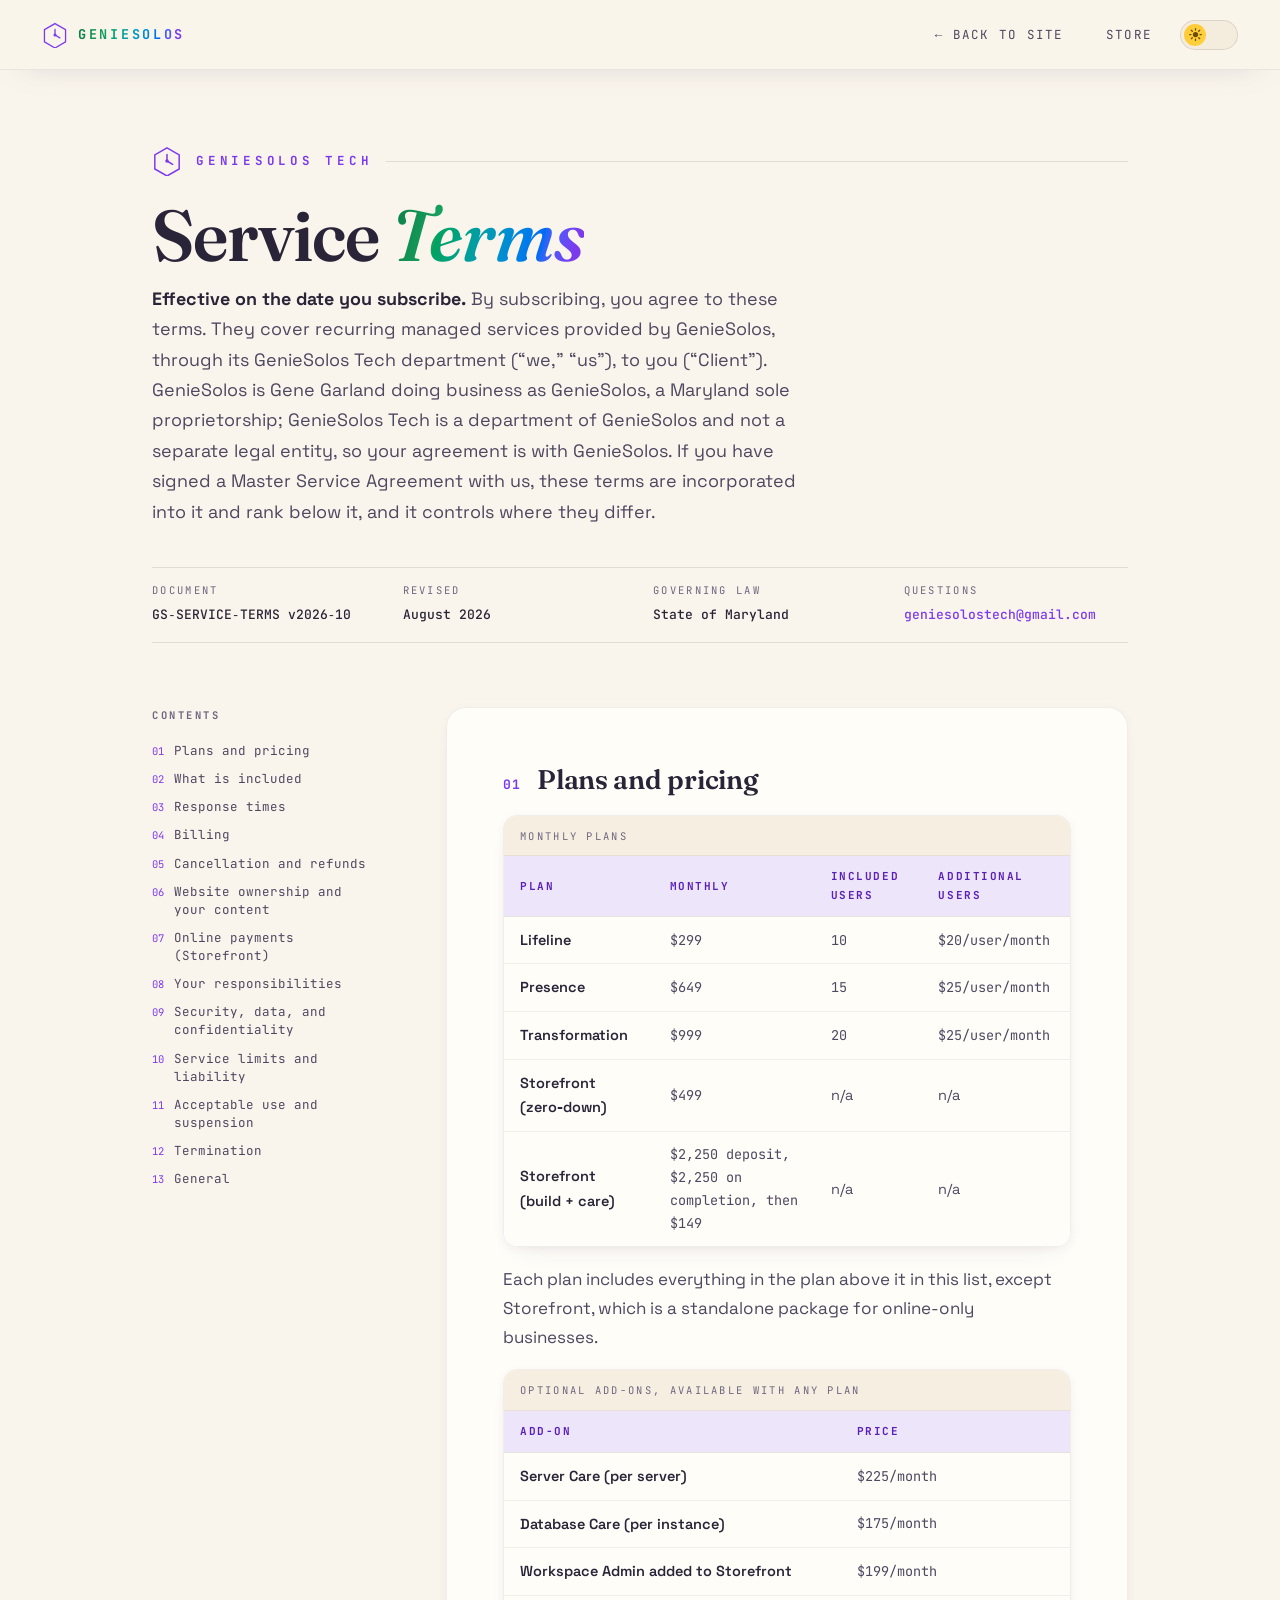
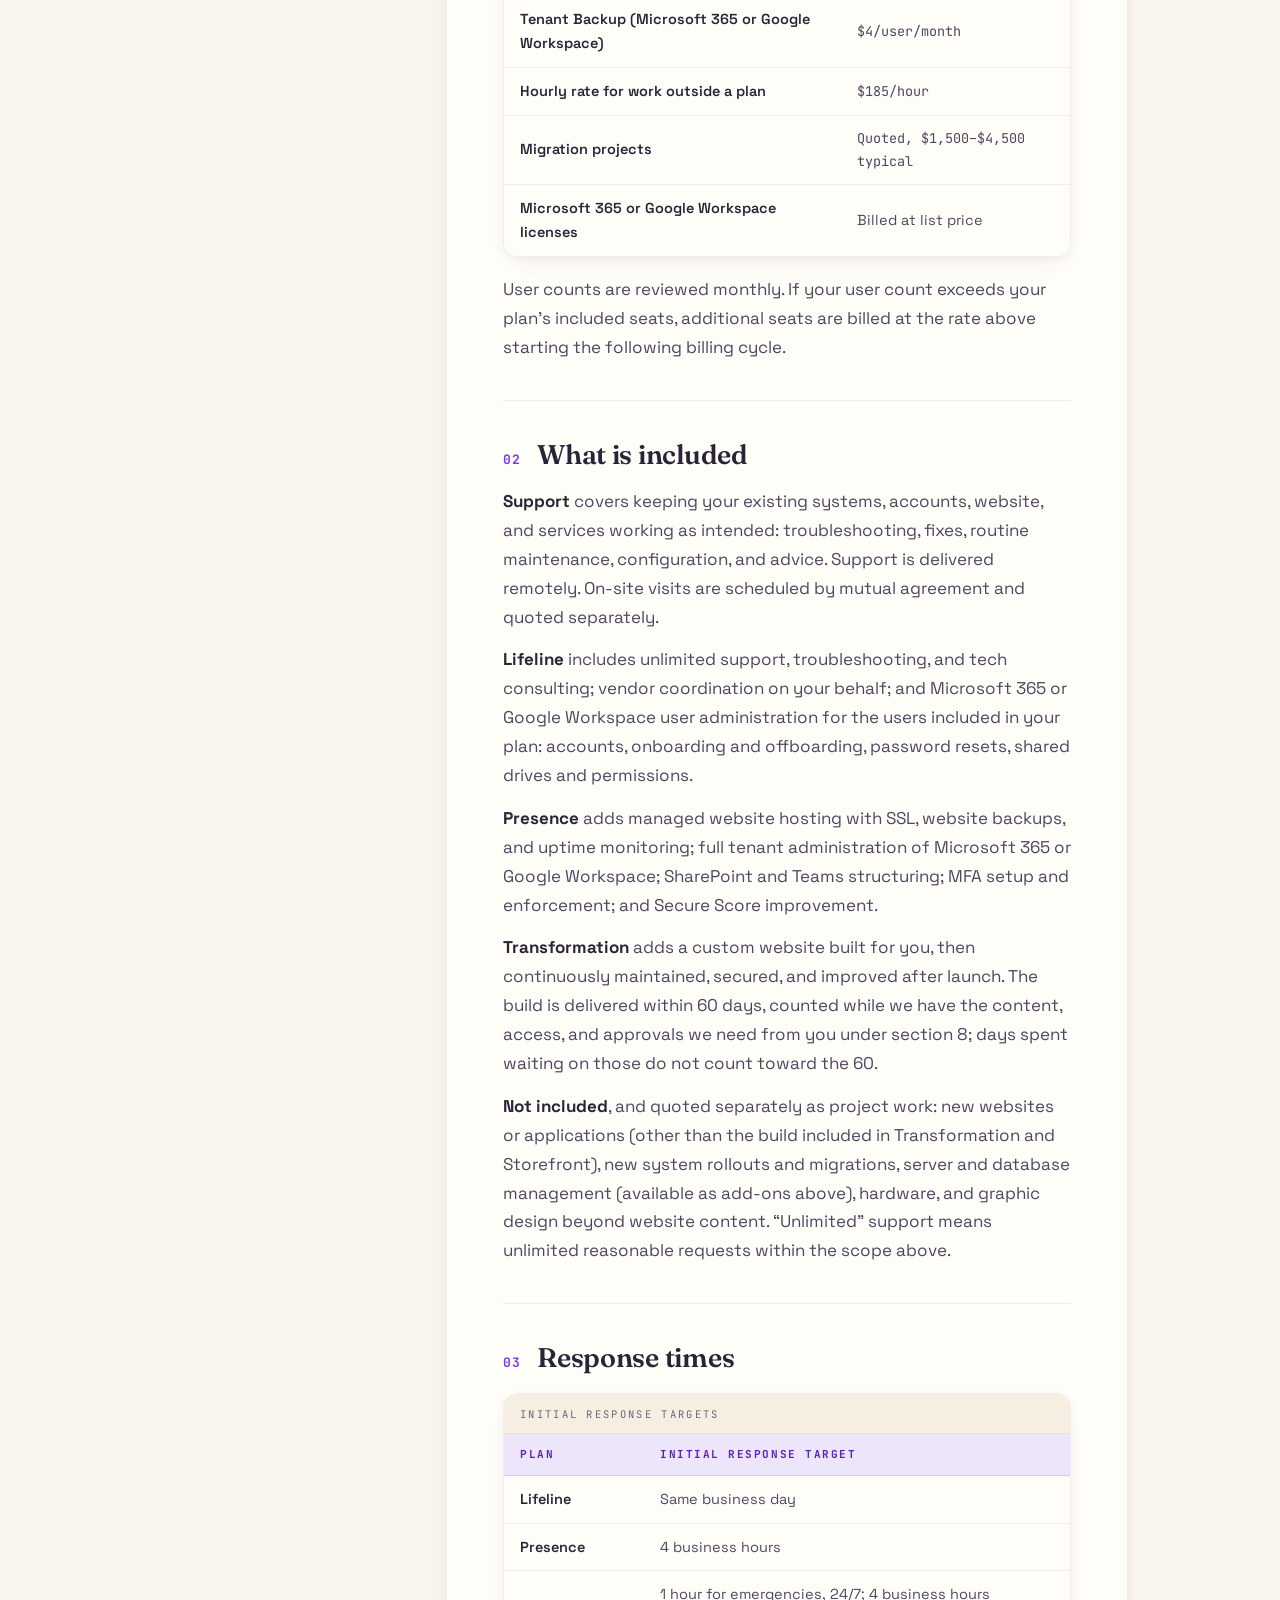
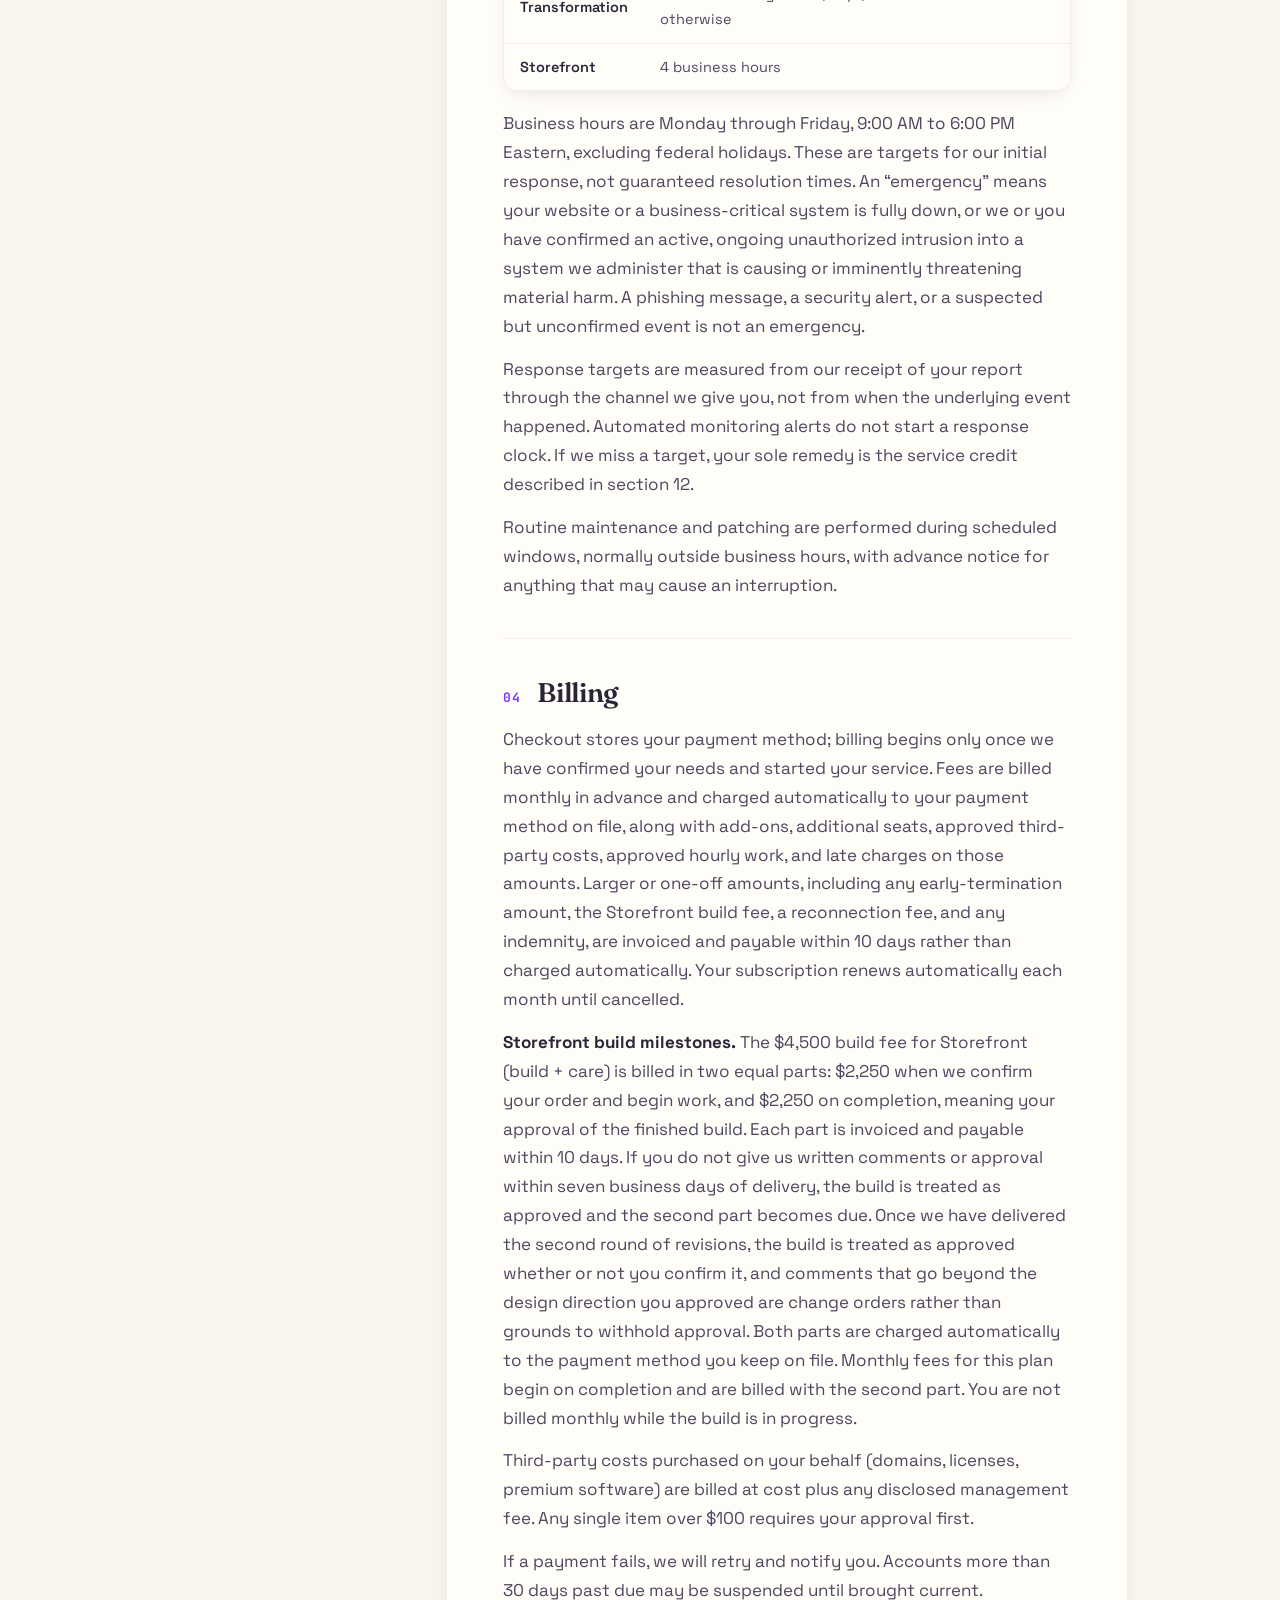
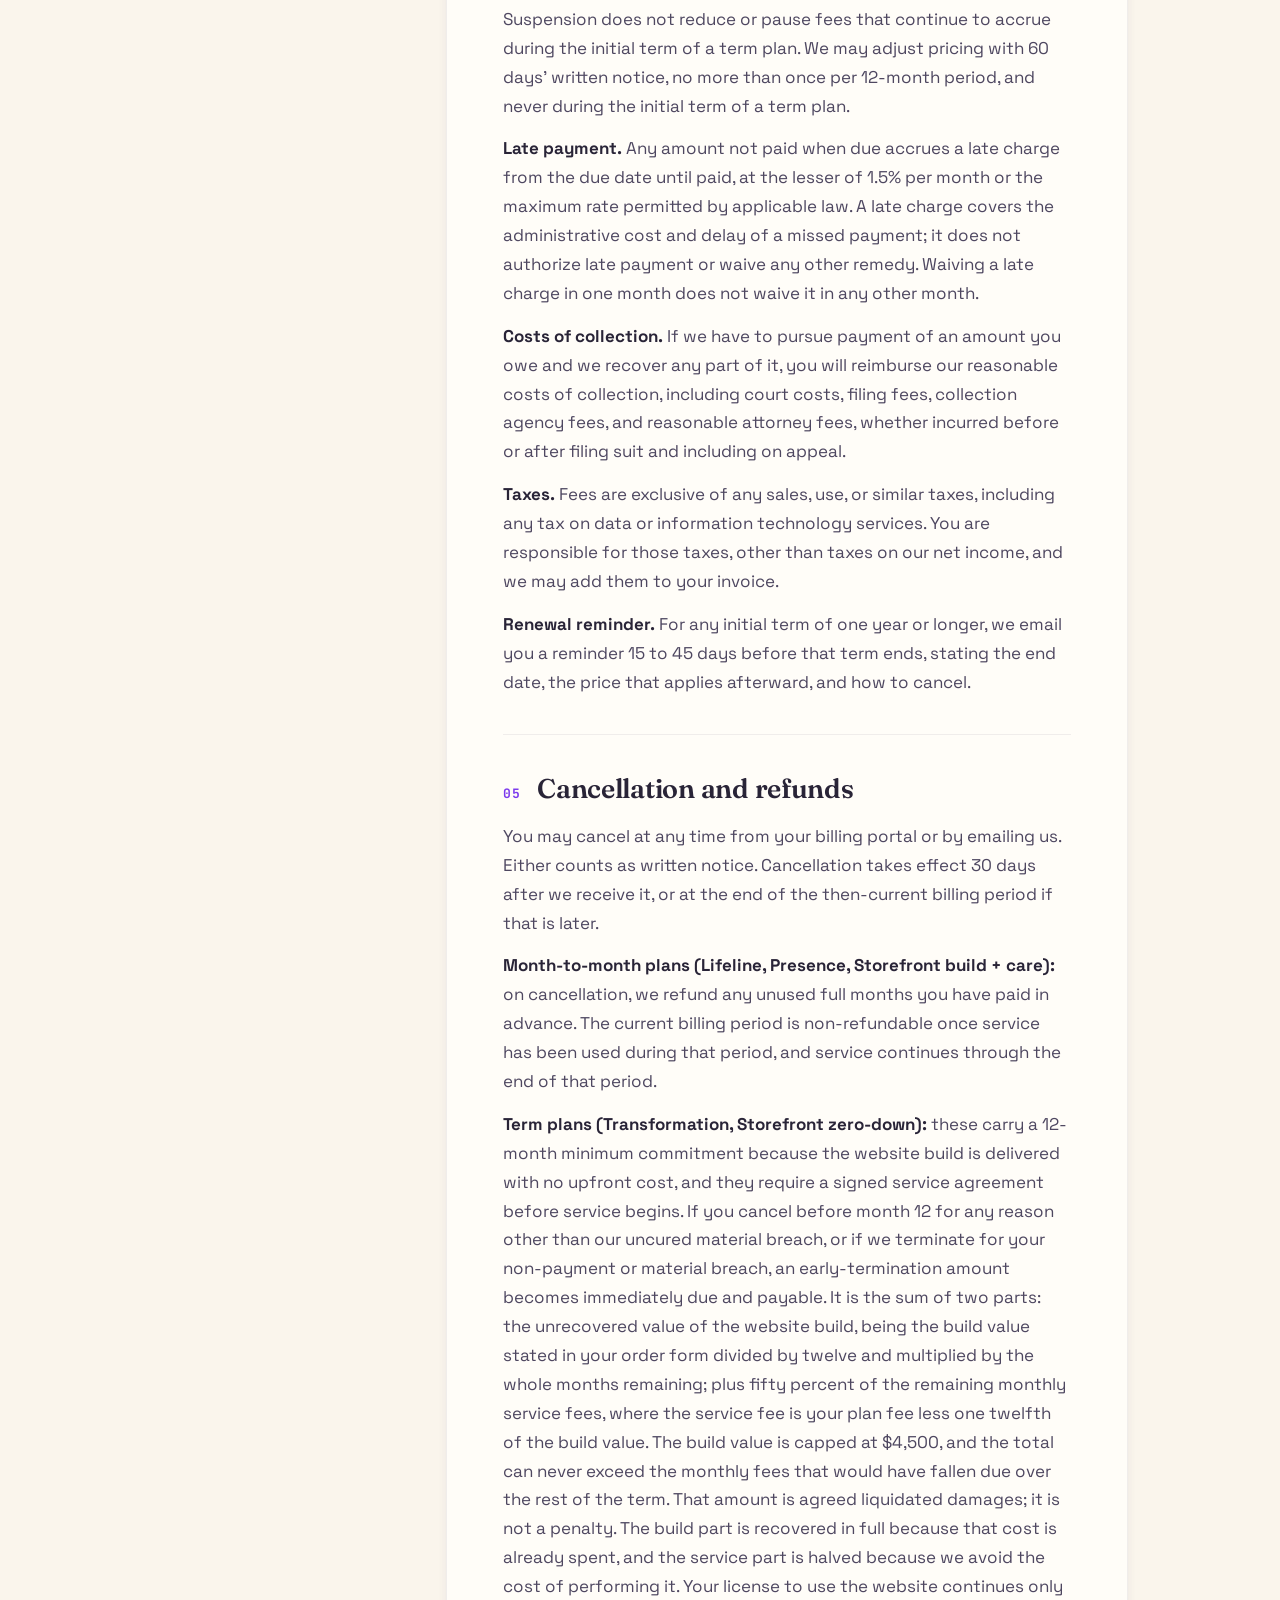
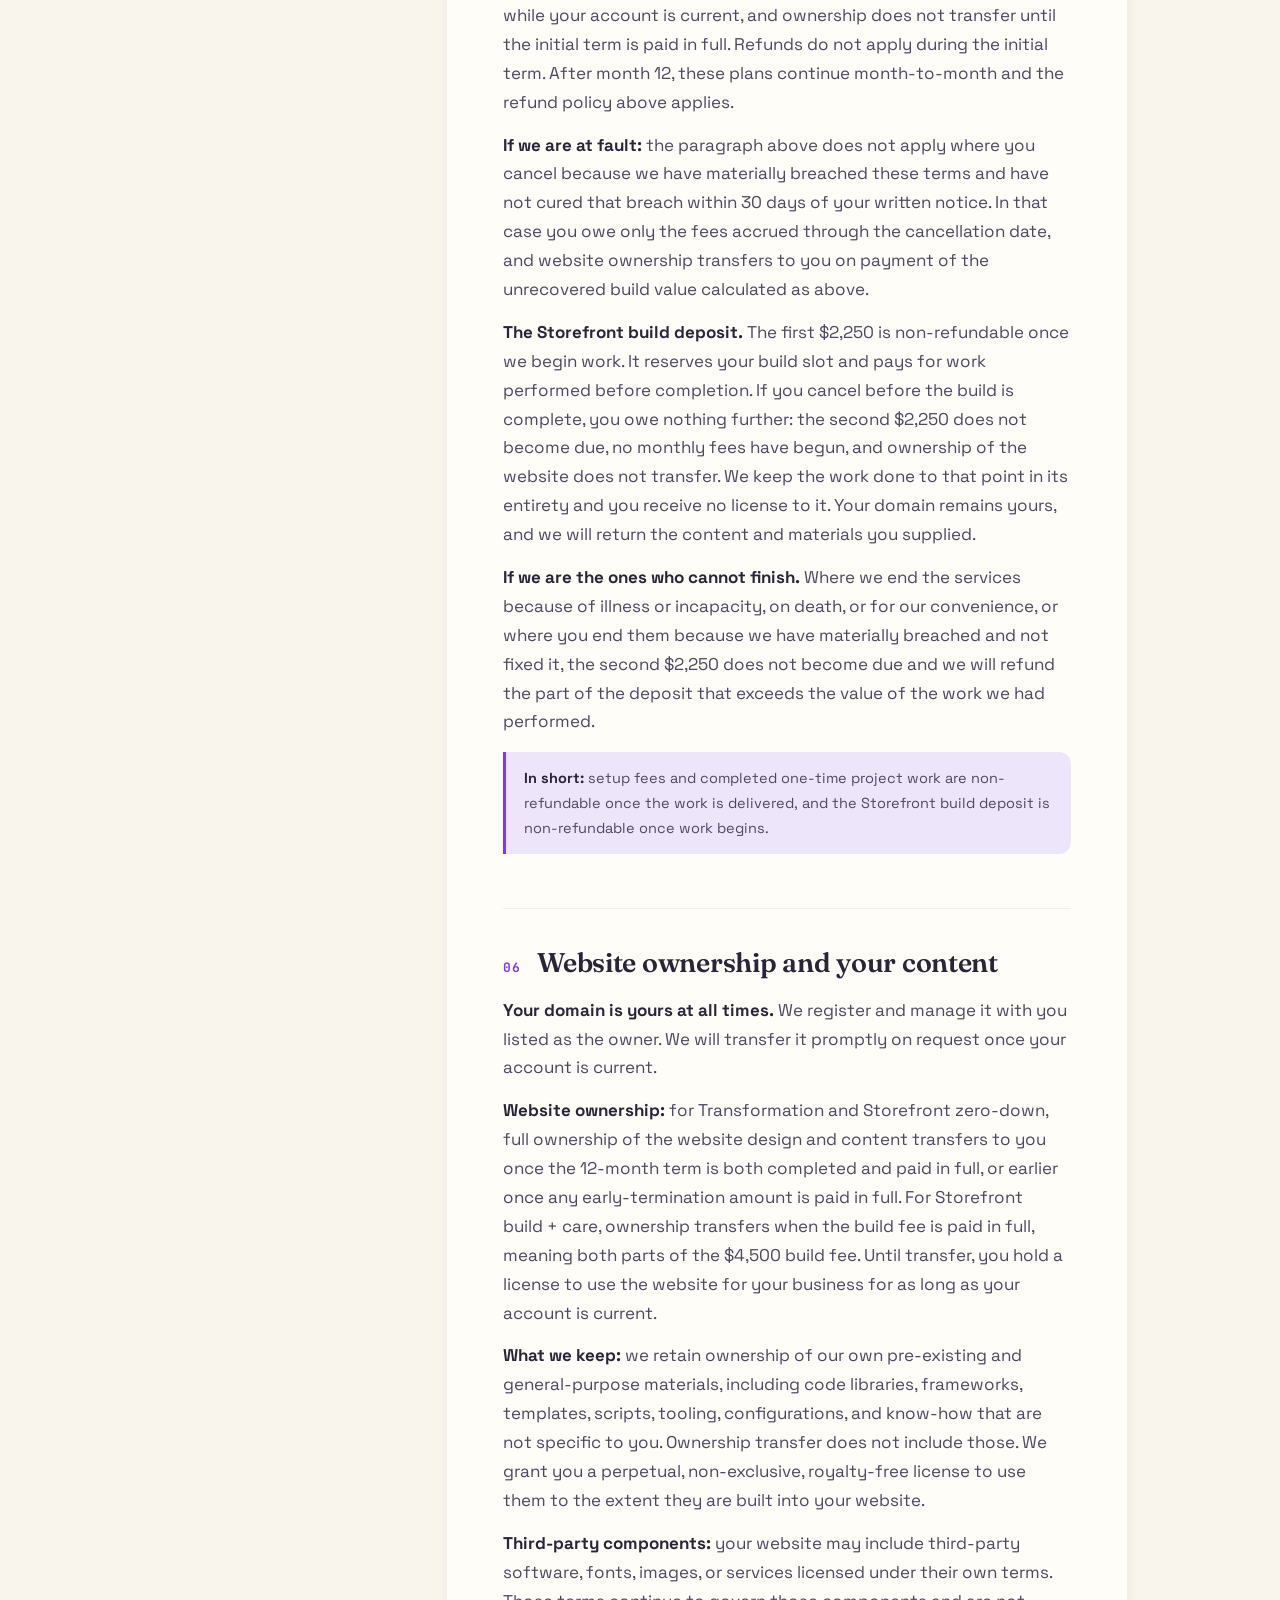
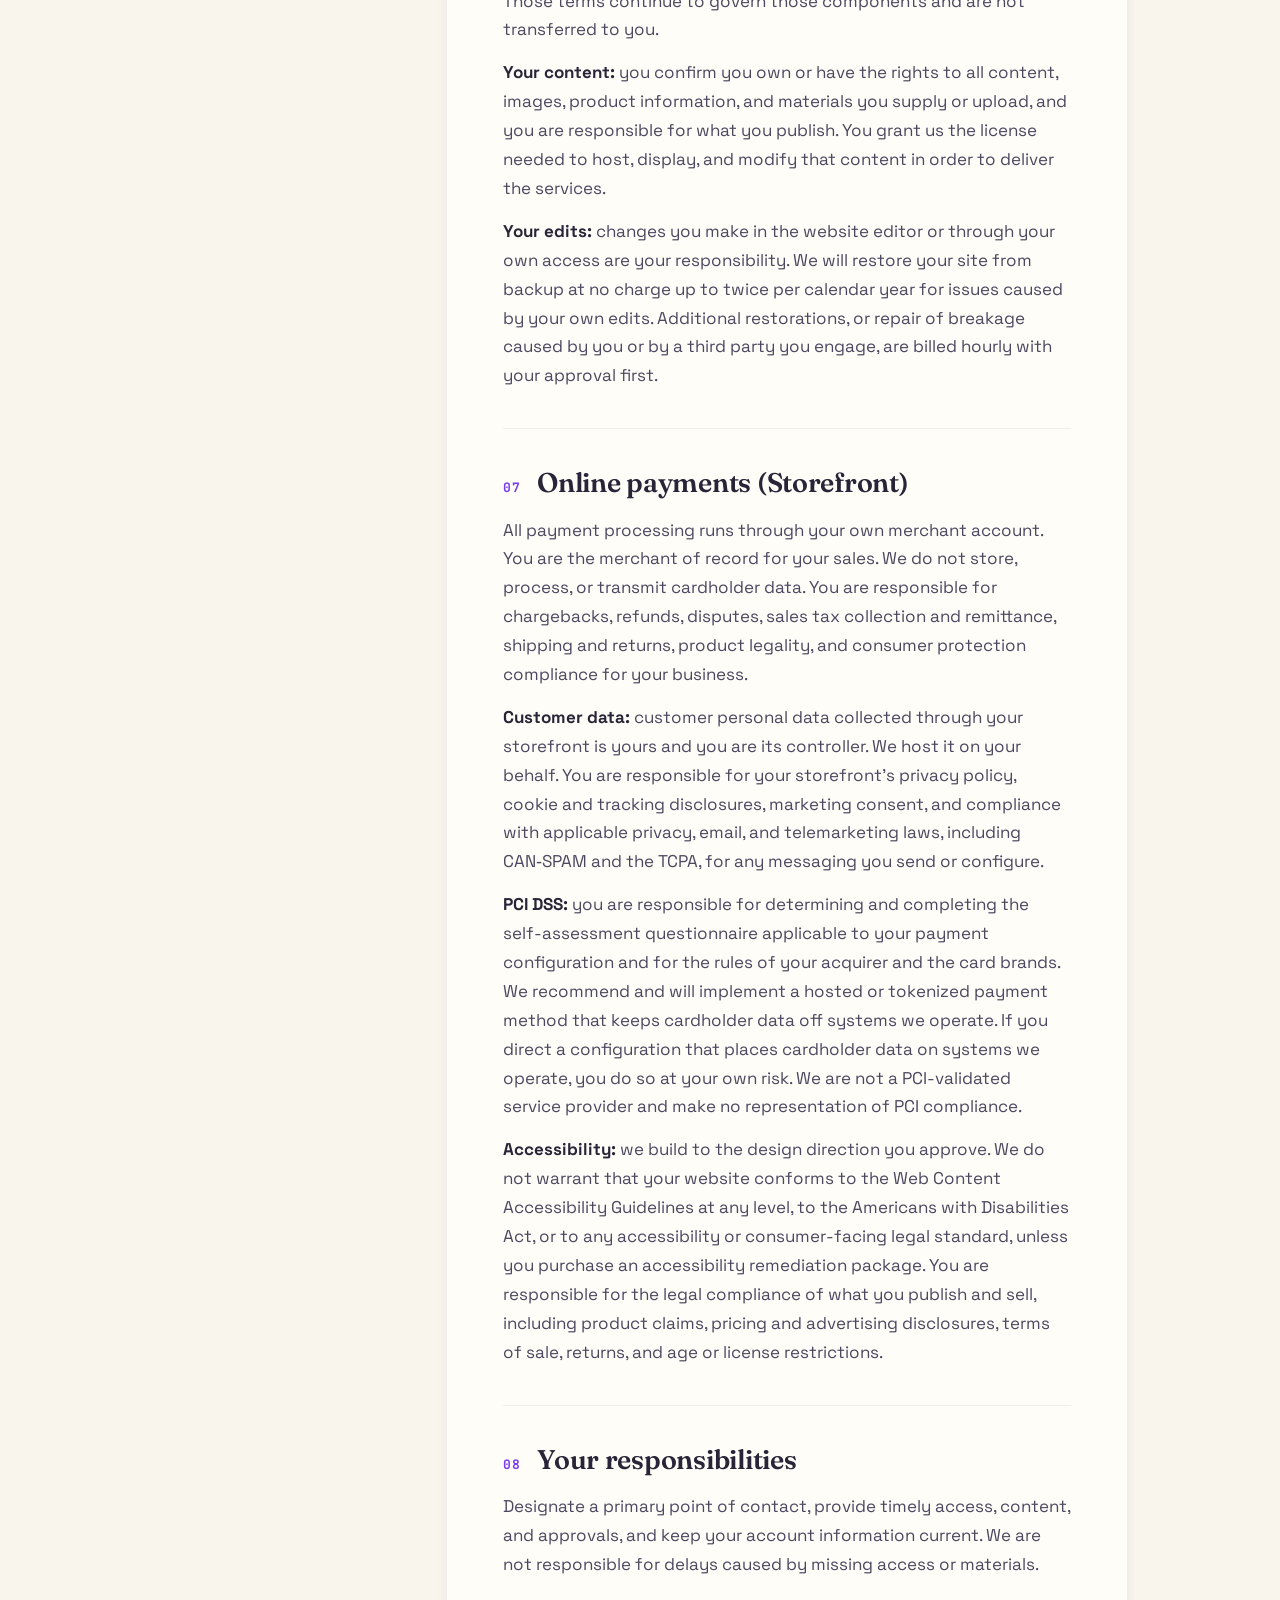
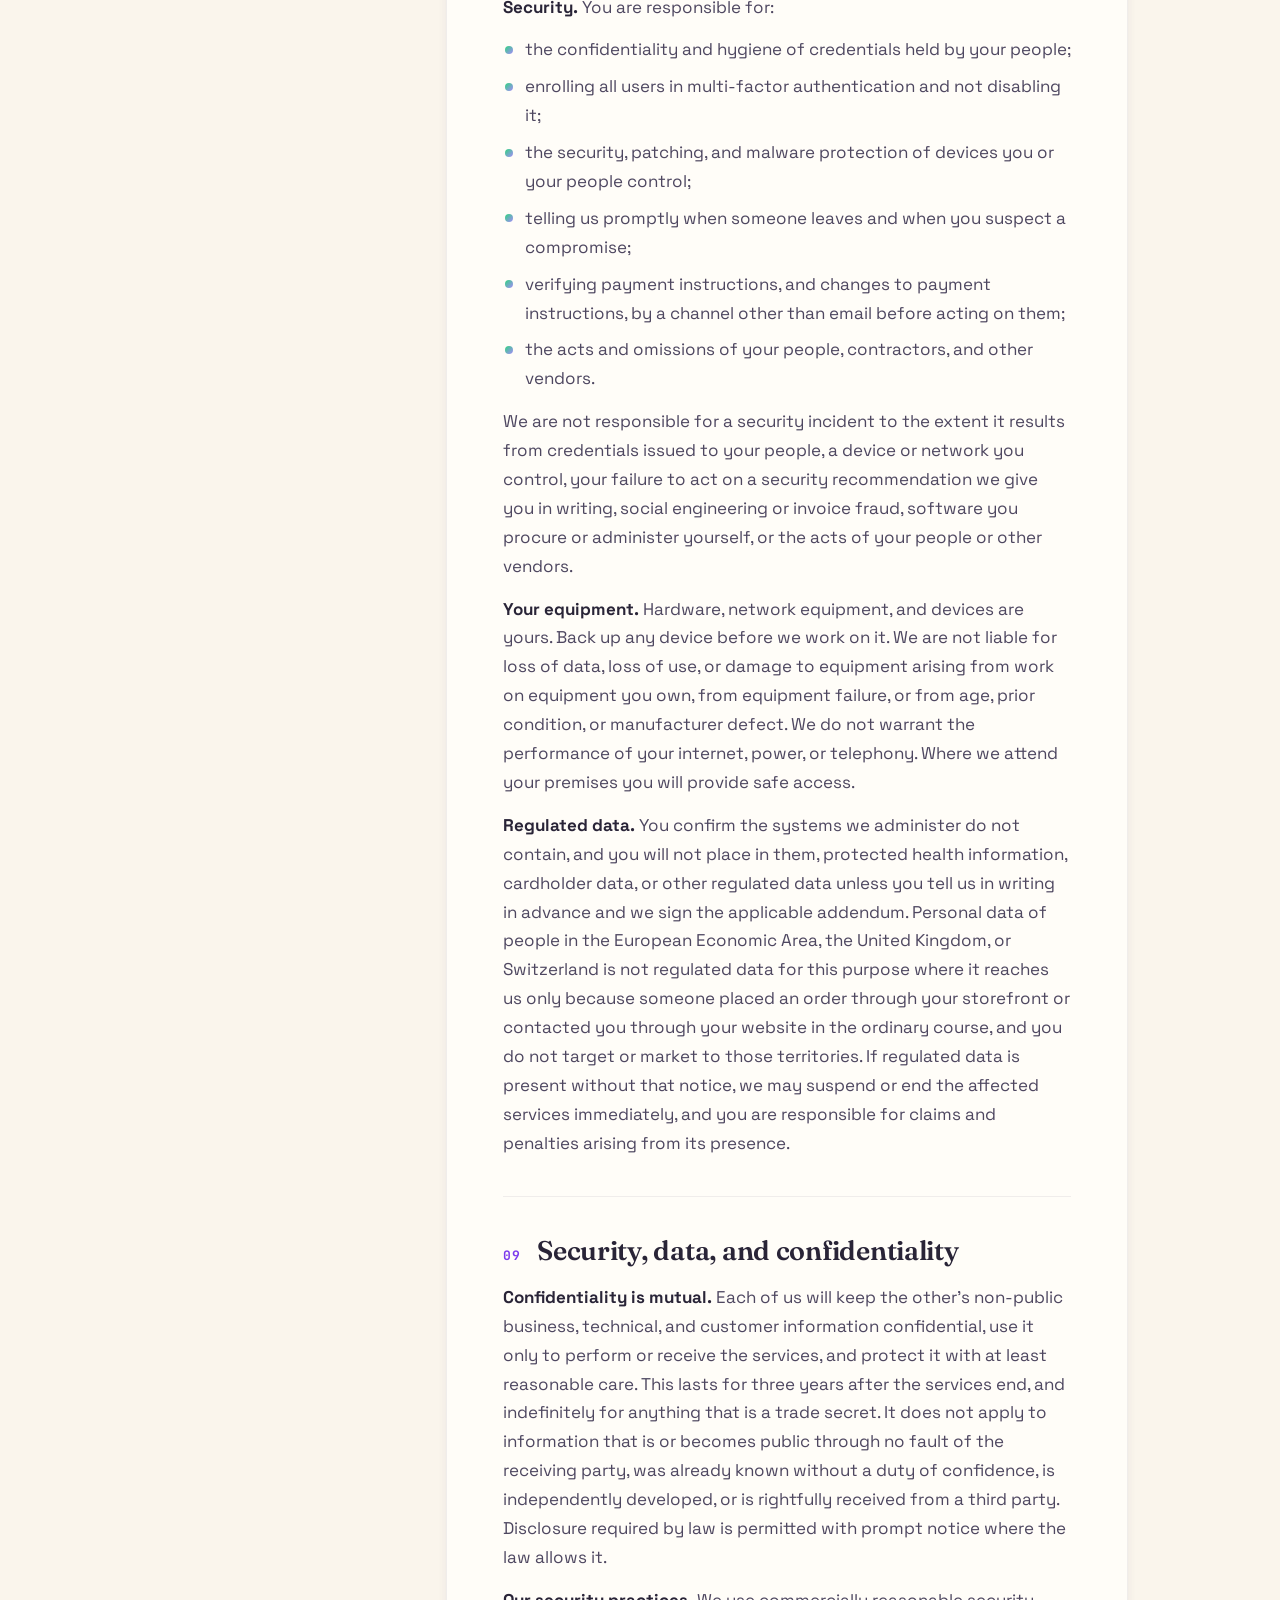
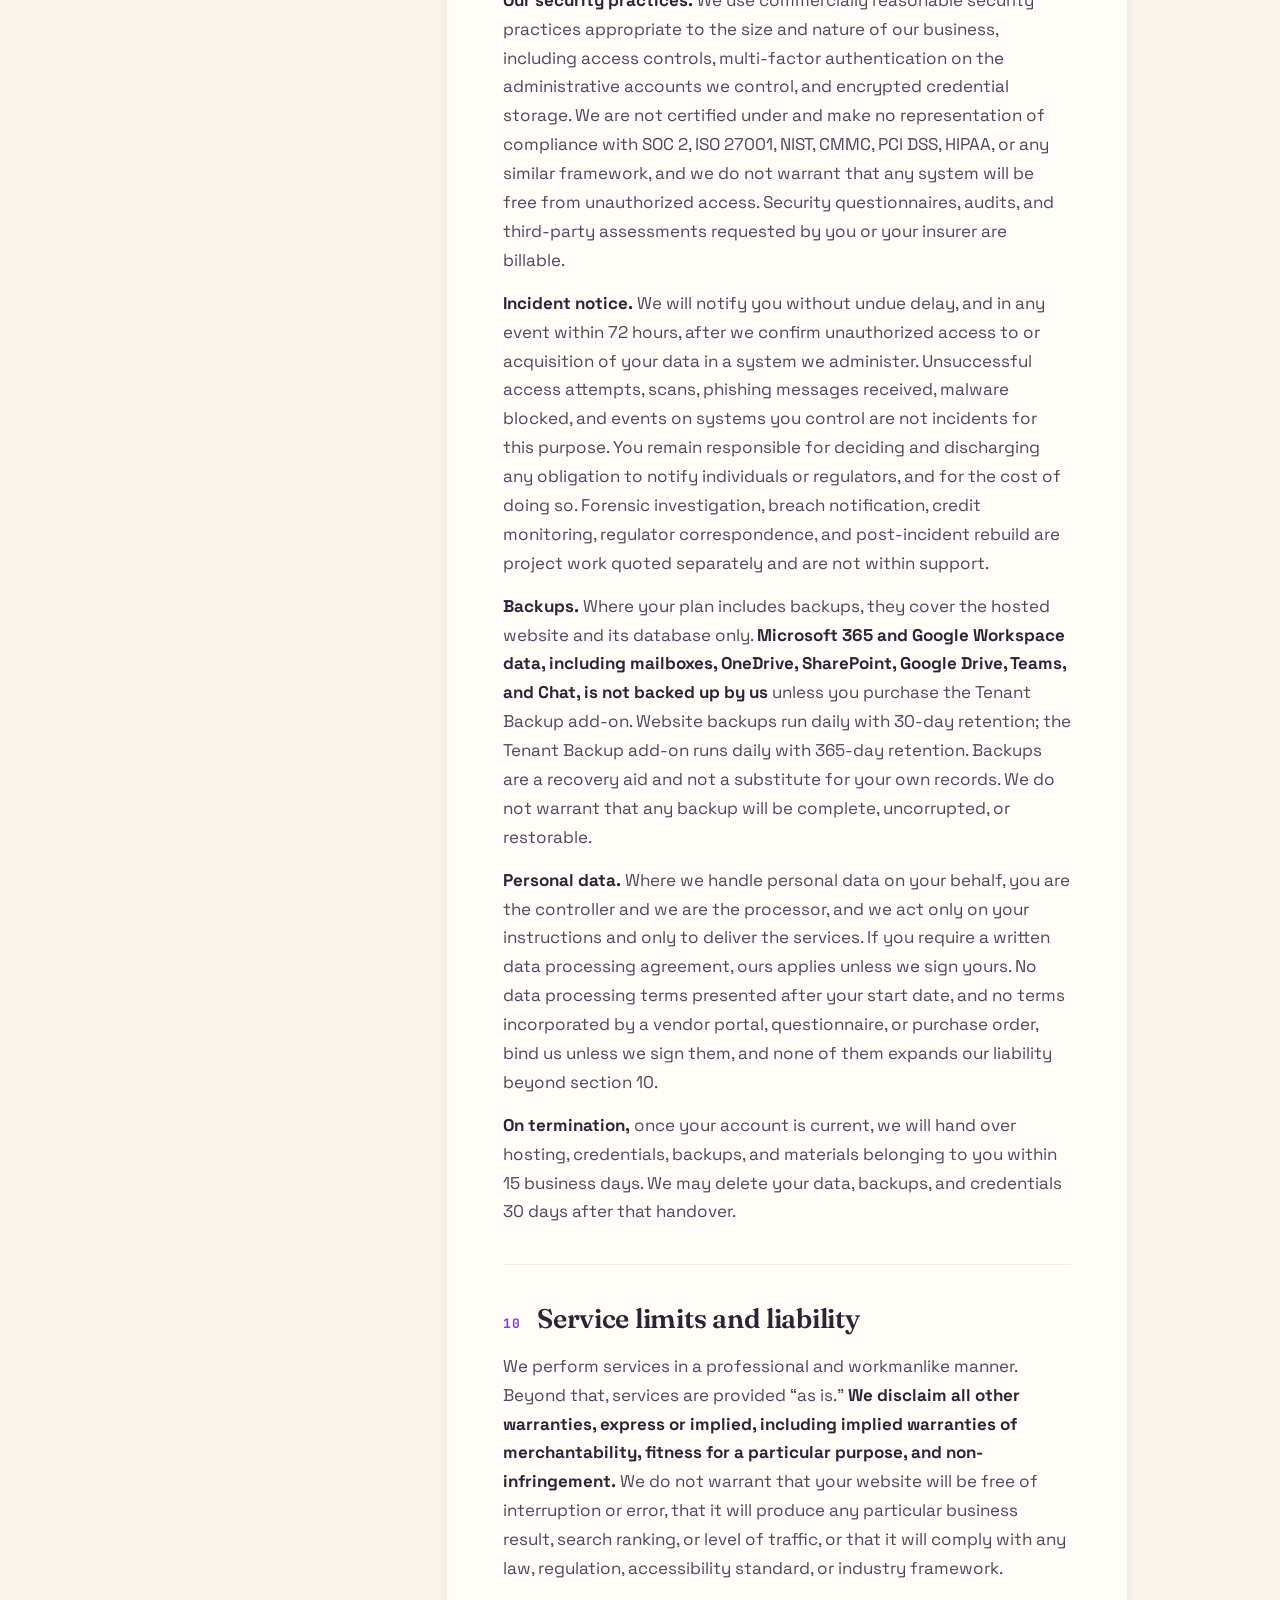
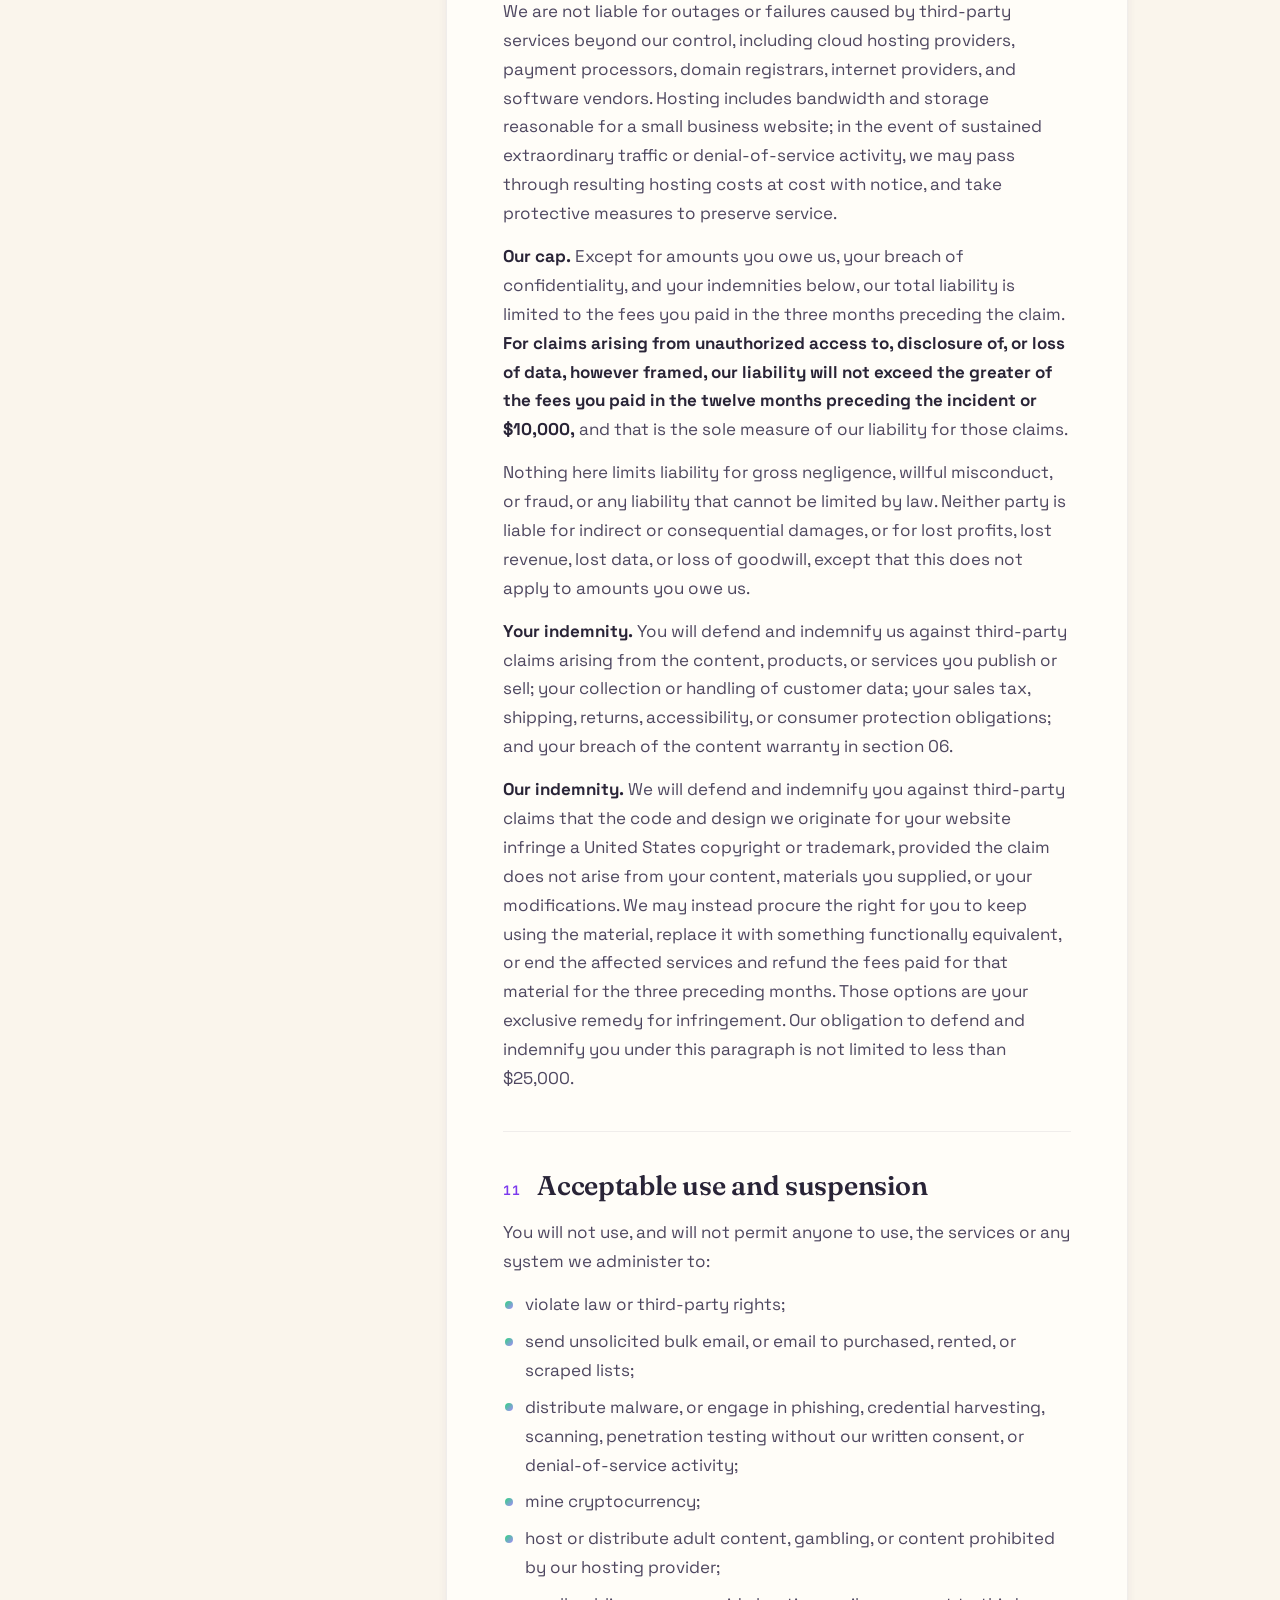
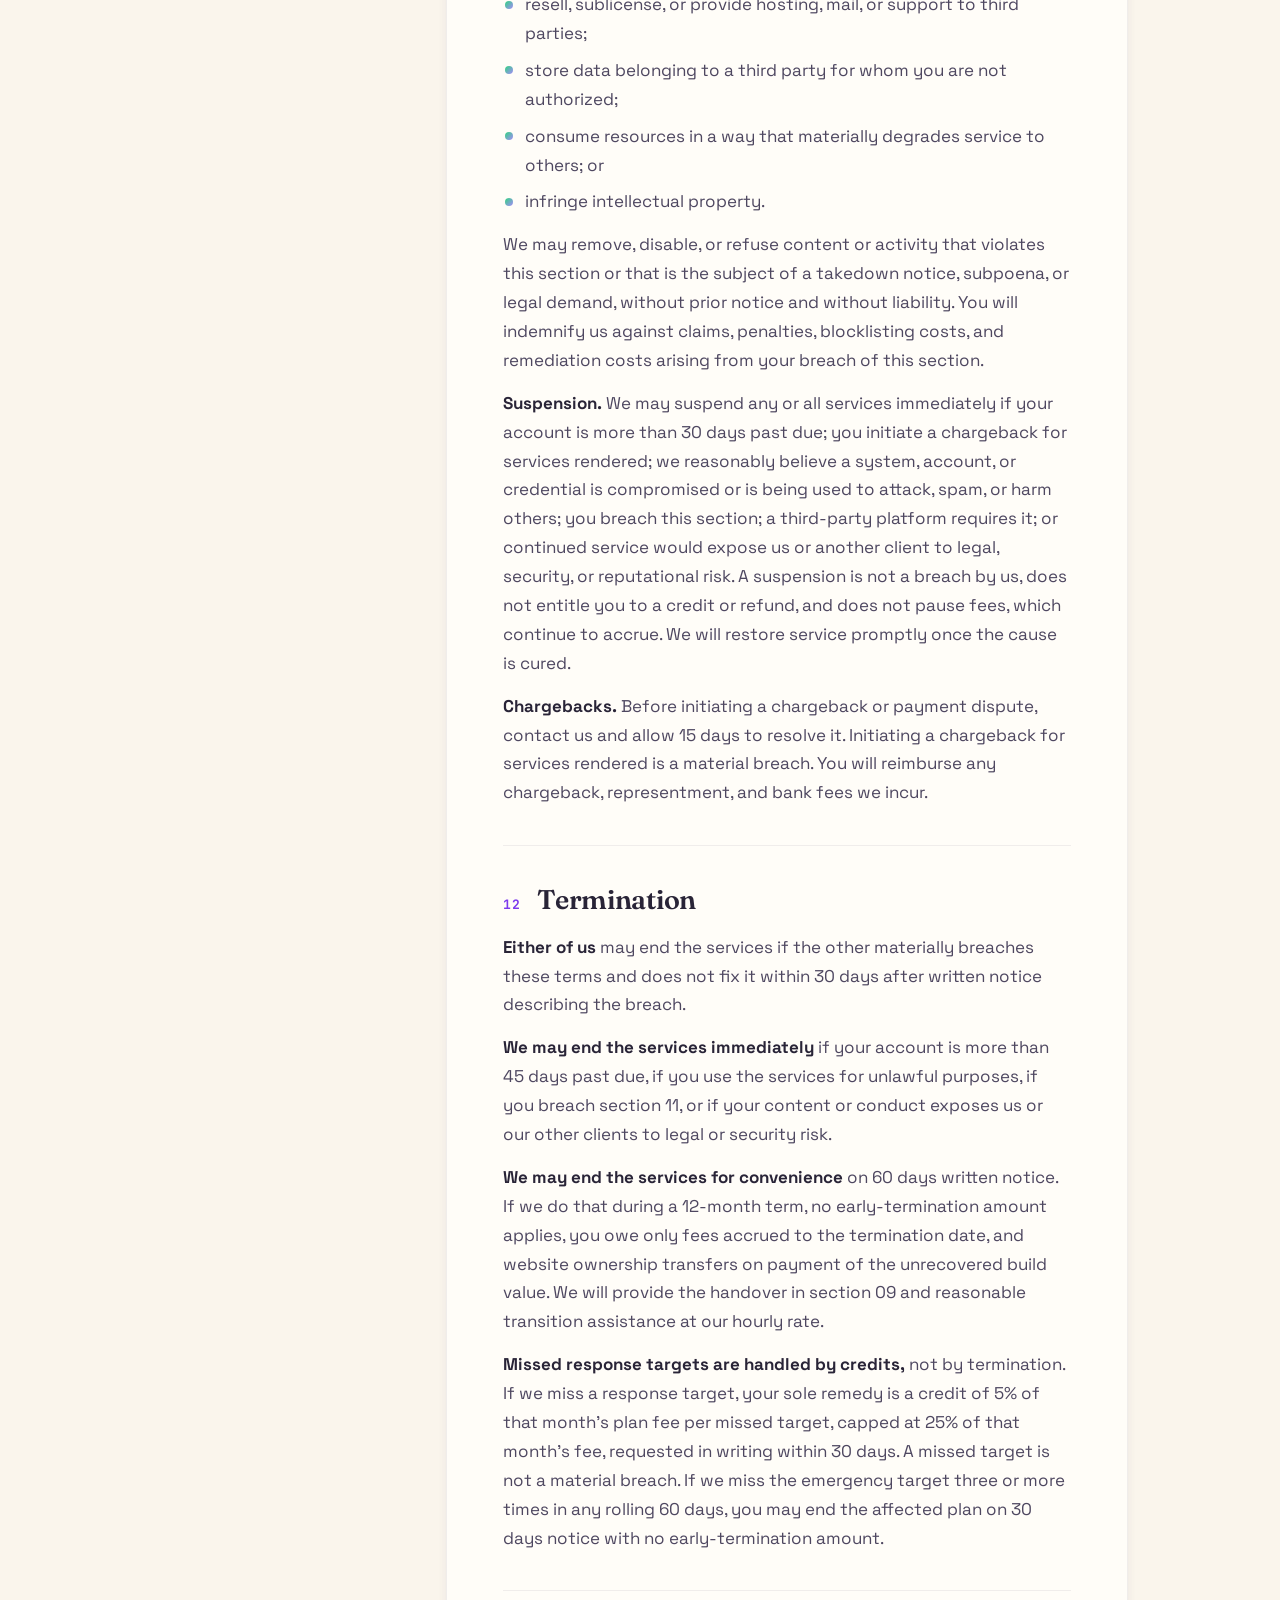
<file: terms.html>
<!DOCTYPE html>
<html lang="en">
<head>
<meta charset="utf-8">
<meta name="viewport" content="width=device-width, initial-scale=1, viewport-fit=cover">
<title>Service Terms | GenieSolos Tech</title>
<meta name="description" content="Service terms for GenieSolos Tech managed services: plans and pricing, response times, billing, cancellation and refunds, website ownership, and support scope.">
<meta name="author" content="Gene Garland">
<link rel="canonical" href="https://geniesolos.com/terms">
<meta name="theme-color" content="#FAF5EC" id="themeColor">

<!-- Applies the saved theme before first paint, same as the homepage, so a
     dark-theme visitor never eats a cream flash. This block is byte-identical
     to the one in index.html ON PURPOSE: the CloudFront CSP allows inline
     scripts only by sha256 hash, and that hash covers exactly this text. Any
     edit here must be mirrored in index.html AND in the CSP response headers
     policy on the distribution. -->
<script>
(function () {
  var pick = null;
  var q = /[?&]theme=(dark|light)\b/.exec(location.search);   // shareable / testable
  if (q) { pick = q[1]; }
  else {
    try { pick = localStorage.getItem('gs-theme'); } catch (e) { /* private mode */ }
  }
  if (pick === 'dark') {
    document.documentElement.setAttribute('data-theme', 'dark');
    var m = document.getElementById('themeColor');
    if (m) m.setAttribute('content', '#060807');
  }
})();
</script>

<meta property="og:type" content="website">
<meta property="og:title" content="Service Terms | GenieSolos Tech">
<meta property="og:description" content="The terms that govern GenieSolos Tech managed services: plans, response times, billing, cancellation, and ownership.">
<meta property="og:url" content="https://geniesolos.com/terms">
<meta property="og:image" content="https://geniesolos.com/assets/og-card.png">

<link rel="icon" href="assets/favicon.svg" type="image/svg+xml">
<link rel="apple-touch-icon" href="assets/favicon.svg">

<!-- Self-hosted: no request leaves this origin. See css/fonts.css. The body
     face is preloaded because every page uses it for all running text. -->
<link rel="preload" href="assets/fonts/space-grotesk-400-latin.woff2" as="font" type="font/woff2" crossorigin>
<link rel="stylesheet" href="css/fonts.css?v=20260817">

<!-- The page's styles live in css/terms.css, NOT inline: CloudFront attaches
     a Content-Security-Policy with style-src 'self', which blocks inline
     <style> blocks entirely. Same ?v= cache-busting rule as the homepage. -->
<link rel="stylesheet" href="css/terms.css?v=20260817">
</head>
<body>

<a class="skip" href="#terms">Skip to content</a>

<!-- ══════════ NAV ══════════ -->
<header class="nav">
  <a class="nav__brand" href="./">
    <span class="nav__mark" aria-hidden="true">
      <svg viewBox="0 0 32 32" width="26" height="26"><path d="M16 2 29 9.5v15L16 32 3 24.5v-15Z" fill="none" stroke="currentColor" stroke-width="1.6"/><path d="M16 9v7l6 3.5" fill="none" stroke="currentColor" stroke-width="1.6" stroke-linecap="round"/><circle cx="16" cy="16" r="1.9" fill="currentColor"/></svg>
    </span>
    <span class="nav__name">GENIESOLOS</span>
  </a>

  <div class="nav__end">
    <a class="nav__back" href="./"><span>&larr; Back to site</span></a>
    <a class="nav__back" href="store"><span>Store</span></a>
    <button class="themetog" id="themeToggle" type="button" role="switch" aria-checked="false"
            aria-label="Dark theme" title="Switch theme">
      <span class="themetog__thumb" aria-hidden="true">
        <svg class="themetog__ico themetog__ico--sun" viewBox="0 0 24 24" width="15" height="15">
          <circle cx="12" cy="12" r="4.2" fill="currentColor"/>
          <g stroke="currentColor" stroke-width="2" stroke-linecap="round">
            <path d="M12 2.6v2.2M12 19.2v2.2M21.4 12h-2.2M4.8 12H2.6M18.7 5.3l-1.6 1.6M6.9 17.1l-1.6 1.6M18.7 18.7l-1.6-1.6M6.9 6.9 5.3 5.3"/>
          </g>
        </svg>
        <svg class="themetog__ico themetog__ico--moon" viewBox="0 0 24 24" width="15" height="15">
          <path d="M20 14.2A8.4 8.4 0 0 1 9.8 4a8.4 8.4 0 1 0 10.2 10.2Z" fill="currentColor"/>
        </svg>
      </span>
    </button>
  </div>
</header>

<!-- ══════════ DOCUMENT PLATE ══════════ -->
<section class="plate">
  <p class="plate__mark">
    <svg viewBox="0 0 32 32" width="30" height="30" aria-hidden="true"><path d="M16 2 29 9.5v15L16 32 3 24.5v-15Z" fill="none" stroke="currentColor" stroke-width="1.6"/><path d="M16 9v7l6 3.5" fill="none" stroke="currentColor" stroke-width="1.6" stroke-linecap="round"/><circle cx="16" cy="16" r="1.9" fill="currentColor"/></svg>
    GenieSolos&nbsp;Tech
    <span class="rule" aria-hidden="true"></span>
  </p>

  <h1>Service <em>Terms</em></h1>

  <p class="plate__lede">
    <b>Effective on the date you subscribe.</b> By subscribing, you agree to these terms.
    They cover recurring managed services provided by GenieSolos, through its GenieSolos&nbsp;Tech
    department (&ldquo;we,&rdquo; &ldquo;us&rdquo;), to you (&ldquo;Client&rdquo;). GenieSolos is
    Gene&nbsp;Garland doing business as GenieSolos, a Maryland sole proprietorship; GenieSolos&nbsp;Tech
    is a department of GenieSolos and not a separate legal entity, so your agreement is with
    GenieSolos. If you have signed a Master Service Agreement with us, these terms are incorporated into it and
    rank below it, and it controls where they differ.
  </p>

  <dl class="plate__meta">
    <div>
      <dt>Document</dt>
      <dd>GS&#8209;SERVICE&#8209;TERMS v2026&#8209;10</dd>
    </div>
    <div>
      <dt>Revised</dt>
      <dd>August 2026</dd>
    </div>
    <div>
      <dt>Governing law</dt>
      <dd>State of Maryland</dd>
    </div>
    <div>
      <dt>Questions</dt>
      <dd><a href="mailto:geniesolostech@gmail.com">geniesolostech@gmail.com</a></dd>
    </div>
  </dl>
</section>

<!-- ══════════ DOCUMENT BODY ══════════ -->
<main class="doc" id="terms">

  <nav class="toc" aria-label="Table of contents">
    <h2>Contents</h2>
    <ol>
      <li><a href="#plans">Plans and pricing</a></li>
      <li><a href="#included">What is included</a></li>
      <li><a href="#response">Response times</a></li>
      <li><a href="#billing">Billing</a></li>
      <li><a href="#cancellation">Cancellation and refunds</a></li>
      <li><a href="#ownership">Website ownership and your content</a></li>
      <li><a href="#payments">Online payments (Storefront)</a></li>
      <li><a href="#responsibilities">Your responsibilities</a></li>
      <li><a href="#confidentiality">Security, data, and confidentiality</a></li>
      <li><a href="#liability">Service limits and liability</a></li>
      <li><a href="#acceptable">Acceptable use and suspension</a></li>
      <li><a href="#termination">Termination</a></li>
      <li><a href="#general">General</a></li>
    </ol>
  </nav>

  <article class="paper">

    <section class="sec" id="plans">
      <header class="sec__head"><span class="sec__num">01</span><h2>Plans and pricing</h2></header>

      <div class="tbl-wrap">
        <table>
          <caption>Monthly plans</caption>
          <thead>
            <tr><th>Plan</th><th>Monthly</th><th>Included users</th><th>Additional users</th></tr>
          </thead>
          <tbody>
            <tr><td>Lifeline</td><td class="num">$299</td><td class="num">10</td><td class="num">$20/user/month</td></tr>
            <tr><td>Presence</td><td class="num">$649</td><td class="num">15</td><td class="num">$25/user/month</td></tr>
            <tr><td>Transformation</td><td class="num">$999</td><td class="num">20</td><td class="num">$25/user/month</td></tr>
            <tr><td>Storefront (zero&#8209;down)</td><td class="num">$499</td><td>n/a</td><td>n/a</td></tr>
            <tr><td>Storefront (build&nbsp;+&nbsp;care)</td><td class="num">$2,250 deposit, $2,250 on completion, then $149</td><td>n/a</td><td>n/a</td></tr>
          </tbody>
        </table>
      </div>

      <p>
        Each plan includes everything in the plan above it in this list, except Storefront,
        which is a standalone package for online-only businesses.
      </p>

      <div class="tbl-wrap">
        <table>
          <caption>Optional add-ons, available with any plan</caption>
          <thead>
            <tr><th>Add-on</th><th>Price</th></tr>
          </thead>
          <tbody>
            <tr><td>Server Care (per server)</td><td class="num">$225/month</td></tr>
            <tr><td>Database Care (per instance)</td><td class="num">$175/month</td></tr>
            <tr><td>Workspace Admin added to Storefront</td><td class="num">$199/month</td></tr>
            <tr><td>Tenant Backup (Microsoft&nbsp;365 or Google Workspace)</td><td class="num">$4/user/month</td></tr>
            <tr><td>Hourly rate for work outside a plan</td><td class="num">$185/hour</td></tr>
            <tr><td>Migration projects</td><td class="num">Quoted, $1,500&ndash;$4,500 typical</td></tr>
            <tr><td>Microsoft 365 or Google Workspace licenses</td><td>Billed at list price</td></tr>
          </tbody>
        </table>
      </div>

      <p>
        User counts are reviewed monthly. If your user count exceeds your plan&rsquo;s included
        seats, additional seats are billed at the rate above starting the following billing cycle.
      </p>
    </section>

    <section class="sec" id="included">
      <header class="sec__head"><span class="sec__num">02</span><h2>What is included</h2></header>
      <p>
        <b>Support</b> covers keeping your existing systems, accounts, website, and services
        working as intended: troubleshooting, fixes, routine maintenance, configuration, and
        advice. Support is delivered remotely. On-site visits are scheduled by mutual agreement
        and quoted separately.
      </p>
      <p>
        <b>Lifeline</b> includes unlimited support, troubleshooting, and tech consulting;
        vendor coordination on your behalf; and Microsoft 365 or Google Workspace user
        administration for the users included in your plan: accounts, onboarding and
        offboarding, password resets, shared drives and permissions.
      </p>
      <p>
        <b>Presence</b> adds managed website hosting with SSL, website backups, and uptime
        monitoring; full tenant administration of Microsoft 365 or Google Workspace;
        SharePoint and Teams structuring; MFA setup and enforcement; and Secure Score
        improvement.
      </p>
      <p>
        <b>Transformation</b> adds a custom website built for you, then continuously
        maintained, secured, and improved after launch. The build is delivered within
        60 days, counted while we have the content, access, and approvals we need from
        you under section 8; days spent waiting on those do not count toward the 60.
      </p>
      <p>
        <b>Not included</b>, and quoted separately as project work: new websites or applications
        (other than the build included in Transformation and Storefront), new system rollouts and
        migrations, server and database management (available as add-ons above), hardware, and
        graphic design beyond website content. &ldquo;Unlimited&rdquo; support means unlimited
        reasonable requests within the scope above.
      </p>
    </section>

    <section class="sec" id="response">
      <header class="sec__head"><span class="sec__num">03</span><h2>Response times</h2></header>

      <div class="tbl-wrap">
        <table>
          <caption>Initial response targets</caption>
          <thead>
            <tr><th>Plan</th><th>Initial response target</th></tr>
          </thead>
          <tbody>
            <tr><td>Lifeline</td><td>Same business day</td></tr>
            <tr><td>Presence</td><td>4 business hours</td></tr>
            <tr><td>Transformation</td><td>1 hour for emergencies, 24/7; 4 business hours otherwise</td></tr>
            <tr><td>Storefront</td><td>4 business hours</td></tr>
          </tbody>
        </table>
      </div>

      <p>
        Business hours are Monday through Friday, 9:00 AM to 6:00 PM Eastern, excluding federal
        holidays. These are targets for our initial response, not guaranteed resolution times.
        An &ldquo;emergency&rdquo; means your website or a business-critical system is fully down,
        or we or you have confirmed an active, ongoing unauthorized intrusion into a system we
        administer that is causing or imminently threatening material harm. A phishing message, a
        security alert, or a suspected but unconfirmed event is not an emergency.
      </p>
      <p>
        Response targets are measured from our receipt of your report through the channel we give
        you, not from when the underlying event happened. Automated monitoring alerts do not start
        a response clock. If we miss a target, your sole remedy is the service credit described in
        section&nbsp;12.
      </p>
      <p>
        Routine maintenance and patching are performed during scheduled windows, normally outside
        business hours, with advance notice for anything that may cause an interruption.
      </p>
    </section>

    <section class="sec" id="billing">
      <header class="sec__head"><span class="sec__num">04</span><h2>Billing</h2></header>
      <p>
        Checkout stores your payment method; billing begins only once we have confirmed your
        needs and started your service. Fees are billed monthly in advance and charged
        automatically to your payment method on file, along with add-ons, additional seats, approved
        third-party costs, approved hourly work, and late charges on those amounts. Larger or one-off
        amounts, including any early-termination amount, the Storefront build fee, a reconnection fee,
        and any indemnity, are invoiced and payable within 10 days rather than charged automatically.
        Your subscription renews automatically each month until cancelled.
      </p>
      <p>
        <b>Storefront build milestones.</b> The $4,500 build fee for Storefront
        (build&nbsp;+&nbsp;care) is billed in two equal parts: $2,250 when we confirm your order
        and begin work, and $2,250 on completion, meaning your approval of the finished build. Each part
        is invoiced and payable within 10 days. If you do not give us
        written comments or approval within seven business days of delivery, the build is treated
        as approved and the second part becomes due. Once we have delivered the second round of
        revisions, the build is treated as approved whether or not you confirm it, and comments
        that go beyond the design direction you approved are change orders rather than grounds to
        withhold approval. Both parts are charged automatically to the payment method you keep on
        file. Monthly fees for this plan begin on completion and are billed with the second part.
        You are not billed monthly while the build is in progress.
      </p>
      <p>
        Third-party costs purchased on your behalf (domains, licenses, premium software) are
        billed at cost plus any disclosed management fee. Any single item over $100 requires
        your approval first.
      </p>
      <p>
        If a payment fails, we will retry and notify you. Accounts more than 30 days past due
        may be suspended until brought current. Suspension does not reduce or pause fees that
        continue to accrue during the initial term of a term plan. We may adjust pricing with
        60 days&rsquo; written notice, no more than once per 12-month period, and never during the
        initial term of a term plan.
      </p>
      <p>
        <b>Late payment.</b> Any amount not paid when due accrues a late charge from the due date
        until paid, at the lesser of 1.5% per month or the maximum rate permitted by applicable
        law. A late charge covers the administrative cost and delay of a missed payment; it does
        not authorize late payment or waive any other remedy. Waiving a late charge in one month
        does not waive it in any other month.
      </p>
      <p>
        <b>Costs of collection.</b> If we have to pursue payment of an amount you owe and we
        recover any part of it, you will reimburse our reasonable costs of collection, including
        court costs, filing fees, collection agency fees, and reasonable attorney fees, whether
        incurred before or after filing suit and including on appeal.
      </p>
      <p>
        <b>Taxes.</b> Fees are exclusive of any sales, use, or similar taxes, including any tax on
        data or information technology services. You are responsible for those taxes, other than
        taxes on our net income, and we may add them to your invoice.
      </p>
      <p>
        <b>Renewal reminder.</b> For any initial term of one year or longer, we email you a
        reminder 15 to 45 days before that term ends, stating the end date, the price that applies
        afterward, and how to cancel.
      </p>
    </section>

    <section class="sec" id="cancellation">
      <header class="sec__head"><span class="sec__num">05</span><h2>Cancellation and refunds</h2></header>
      <p>You may cancel at any time from your billing portal or by emailing us. Either counts as written
        notice. Cancellation takes effect 30 days after we receive it, or at the end of the
        then-current billing period if that is later.</p>
      <p>
        <b>Month-to-month plans (Lifeline, Presence, Storefront build&nbsp;+&nbsp;care):</b> on
        cancellation, we refund any unused full months you have paid in advance. The current
        billing period is non-refundable once service has been used during that period, and
        service continues through the end of that period.
      </p>
      <p>
        <b>Term plans (Transformation, Storefront zero-down):</b> these carry a 12-month minimum
        commitment because the website build is delivered with no upfront cost, and they require a
        signed service agreement before service begins. If you cancel before month 12 for any
        reason other than our uncured material breach, or if we terminate for your non-payment or
        material breach, an early-termination amount becomes immediately due and payable. It is the sum
        of two parts: the unrecovered value of the website build, being the build value stated in your
        order form divided by twelve and multiplied by the whole months remaining; plus fifty percent
        of the remaining monthly service fees, where the service fee is your plan fee less one twelfth
        of the build value. The build value is capped at $4,500, and the total can never exceed the
        monthly fees that would have fallen due over the rest of the term. That amount is agreed
        liquidated damages; it is not a penalty. The build part is recovered in full because that cost
        is already spent, and the service part is halved because we avoid the cost of performing it.
        Your license to use the website continues only while your account is current, and ownership
        does not transfer until the initial term is paid in full. Refunds do not apply during the
        initial term. After month 12, these plans continue month-to-month and the refund policy
        above applies.
      </p>
      <p>
        <b>If we are at fault:</b> the paragraph above does not apply where you cancel because we
        have materially breached these terms and have not cured that breach within 30 days of your
        written notice. In that case you owe only the fees accrued through the cancellation date, and
        website ownership transfers to you on payment of the unrecovered build value calculated as
        above.
      </p>
      <p>
        <b>The Storefront build deposit.</b> The first $2,250 is non-refundable once we begin
        work. It reserves your build slot and pays for work performed before completion. If you
        cancel before the build is complete, you owe nothing further: the second $2,250 does not
        become due, no monthly fees have begun, and ownership of the website does not transfer.
        We keep the work done to that point in its entirety and you receive no license to it. Your
        domain remains yours, and we will return the content and materials you supplied.
      </p>
      <p>
        <b>If we are the ones who cannot finish.</b> Where we end the services because of illness
        or incapacity, on death, or for our convenience, or where you end them because we have
        materially breached and not fixed it, the second $2,250 does not become due and we will
        refund the part of the deposit that exceeds the value of the work we had performed.
      </p>
      <div class="note">
        <b>In short:</b> setup fees and completed one-time project work are non-refundable once
        the work is delivered, and the Storefront build deposit is non-refundable once work
        begins.
      </div>
    </section>

    <section class="sec" id="ownership">
      <header class="sec__head"><span class="sec__num">06</span><h2>Website ownership and your content</h2></header>
      <p>
        <b>Your domain is yours at all times.</b> We register and manage it with you listed as
        the owner. We will transfer it promptly on request once your account is current.
      </p>
      <p>
        <b>Website ownership:</b> for Transformation and Storefront zero-down, full ownership of
        the website design and content transfers to you once the 12-month term is both completed
        and paid in full, or earlier once any early-termination amount is paid in full. For
        Storefront build&nbsp;+&nbsp;care, ownership transfers when the build fee is paid in full,
        meaning both parts of the $4,500 build fee.
        Until transfer, you hold a license to use the website for your business for as long as your
        account is current.
      </p>
      <p>
        <b>What we keep:</b> we retain ownership of our own pre-existing and general-purpose
        materials, including code libraries, frameworks, templates, scripts, tooling,
        configurations, and know-how that are not specific to you. Ownership transfer does not
        include those. We grant you a perpetual, non-exclusive, royalty-free license to use them to
        the extent they are built into your website.
      </p>
      <p>
        <b>Third-party components:</b> your website may include third-party software, fonts,
        images, or services licensed under their own terms. Those terms continue to govern those
        components and are not transferred to you.
      </p>
      <p>
        <b>Your content:</b> you confirm you own or have the rights to all content, images,
        product information, and materials you supply or upload, and you are responsible for
        what you publish. You grant us the license needed to host, display, and modify that content
        in order to deliver the services.
      </p>
      <p>
        <b>Your edits:</b> changes you make in the website editor or through your own access are
        your responsibility. We will restore your site from backup at no charge up to twice per
        calendar year for issues caused by your own edits. Additional restorations, or repair of
        breakage caused by you or by a third party you engage, are billed hourly with your approval
        first.
      </p>
    </section>

    <section class="sec" id="payments">
      <header class="sec__head"><span class="sec__num">07</span><h2>Online payments (Storefront)</h2></header>
      <p>
        All payment processing runs through your own merchant account. You are the merchant of
        record for your sales. We do not store, process, or transmit cardholder data. You are
        responsible for chargebacks, refunds, disputes, sales tax collection and remittance,
        shipping and returns, product legality, and consumer protection compliance for your
        business.
      </p>
      <p>
        <b>Customer data:</b> customer personal data collected through your storefront is yours and
        you are its controller. We host it on your behalf. You are responsible for your storefront's
        privacy policy, cookie and tracking disclosures, marketing consent, and compliance with
        applicable privacy, email, and telemarketing laws, including CAN&#8209;SPAM and the TCPA,
        for any messaging you send or configure.
      </p>
      <p>
        <b>PCI DSS:</b> you are responsible for determining and completing the self-assessment
        questionnaire applicable to your payment configuration and for the rules of your acquirer
        and the card brands. We recommend and will implement a hosted or tokenized payment method
        that keeps cardholder data off systems we operate. If you direct a configuration that
        places cardholder data on systems we operate, you do so at your own risk. We are not a
        PCI-validated service provider and make no representation of PCI compliance.
      </p>
      <p>
        <b>Accessibility:</b> we build to the design direction you approve. We do not warrant that
        your website conforms to the Web Content Accessibility Guidelines at any level, to the
        Americans with Disabilities Act, or to any accessibility or consumer-facing legal standard,
        unless you purchase an accessibility remediation package. You are responsible for the legal
        compliance of what you publish and sell, including product claims, pricing and advertising
        disclosures, terms of sale, returns, and age or license restrictions.
      </p>
    </section>

    <section class="sec" id="responsibilities">
      <header class="sec__head"><span class="sec__num">08</span><h2>Your responsibilities</h2></header>
      <p>
        Designate a primary point of contact, provide timely access, content, and approvals, and
        keep your account information current. We are not responsible for delays caused by
        missing access or materials.
      </p>
      <p><b>Security.</b> You are responsible for:</p>
      <ul>
        <li>the confidentiality and hygiene of credentials held by your people;</li>
        <li>enrolling all users in multi-factor authentication and not disabling it;</li>
        <li>the security, patching, and malware protection of devices you or your people control;</li>
        <li>telling us promptly when someone leaves and when you suspect a compromise;</li>
        <li>verifying payment instructions, and changes to payment instructions, by a channel other than email before acting on them;</li>
        <li>the acts and omissions of your people, contractors, and other vendors.</li>
      </ul>
      <p>
        We are not responsible for a security incident to the extent it results from credentials
        issued to your people, a device or network you control, your failure to act on a security
        recommendation we give you in writing, social engineering or invoice fraud, software you
        procure or administer yourself, or the acts of your people or other vendors.
      </p>
      <p>
        <b>Your equipment.</b> Hardware, network equipment, and devices are yours. Back up any
        device before we work on it. We are not liable for loss of data, loss of use, or damage to
        equipment arising from work on equipment you own, from equipment failure, or from age,
        prior condition, or manufacturer defect. We do not warrant the performance of your
        internet, power, or telephony. Where we attend your premises you will provide safe access.
      </p>
      <p>
        <b>Regulated data.</b> You confirm the systems we administer do not contain, and you will
        not place in them, protected health information, cardholder data, or other regulated data
        unless you tell us in writing in advance and we sign the applicable addendum. Personal data of
        people in the European Economic Area, the United Kingdom, or Switzerland is not regulated data
        for this purpose where it reaches us only because someone placed an order through your
        storefront or contacted you through your website in the ordinary course, and you do not target
        or market to those territories. If regulated data is present without that notice, we may
        suspend or end the affected services immediately, and you are responsible for claims and
        penalties arising from its presence.
      </p>
    </section>

    <section class="sec" id="confidentiality">
      <header class="sec__head"><span class="sec__num">09</span><h2>Security, data, and confidentiality</h2></header>
      <p>
        <b>Confidentiality is mutual.</b> Each of us will keep the other's non-public business,
        technical, and customer information confidential, use it only to perform or receive the
        services, and protect it with at least reasonable care. This lasts for three years after
        the services end, and indefinitely for anything that is a trade secret. It does not apply
        to information that is or becomes public through no fault of the receiving party, was
        already known without a duty of confidence, is independently developed, or is rightfully
        received from a third party. Disclosure required by law is permitted with prompt notice
        where the law allows it.
      </p>
      <p>
        <b>Our security practices.</b> We use commercially reasonable security practices
        appropriate to the size and nature of our business, including access controls, multi-factor
        authentication on the administrative accounts we control, and encrypted credential storage.
        We are not certified under and make no representation of compliance with SOC&nbsp;2,
        ISO&nbsp;27001, NIST, CMMC, PCI DSS, HIPAA, or any similar framework, and we do not warrant
        that any system will be free from unauthorized access. Security questionnaires, audits, and
        third-party assessments requested by you or your insurer are billable.
      </p>
      <p>
        <b>Incident notice.</b> We will notify you without undue delay, and in any event within 72
        hours, after we confirm unauthorized access to or acquisition of your data in a system we
        administer. Unsuccessful access attempts, scans, phishing messages received, malware
        blocked, and events on systems you control are not incidents for this purpose. You remain
        responsible for deciding and discharging any obligation to notify individuals or
        regulators, and for the cost of doing so. Forensic investigation, breach notification,
        credit monitoring, regulator correspondence, and post-incident rebuild are project work
        quoted separately and are not within support.
      </p>
      <p>
        <b>Backups.</b> Where your plan includes backups, they cover the hosted website and its
        database only. <b>Microsoft&nbsp;365 and Google Workspace data, including mailboxes,
        OneDrive, SharePoint, Google Drive, Teams, and Chat, is not backed up by us</b> unless you
        purchase the Tenant Backup add-on. Website backups run daily with 30-day retention; the
        Tenant Backup add-on runs daily with 365-day retention. Backups are a recovery aid and not
        a substitute for your own records. We do not warrant that any backup will be complete,
        uncorrupted, or restorable.
      </p>
      <p>
        <b>Personal data.</b> Where we handle personal data on your behalf, you are the controller
        and we are the processor, and we act only on your instructions and only to deliver the
        services. If you require a written data processing agreement, ours applies unless we sign
        yours. No data processing terms presented after your start date, and no terms incorporated
        by a vendor portal, questionnaire, or purchase order, bind us unless we sign them, and none
        of them expands our liability beyond section&nbsp;10.
      </p>
      <p>
        <b>On termination,</b> once your account is current, we will hand over hosting,
        credentials, backups, and materials belonging to you within 15 business days. We may delete
        your data, backups, and credentials 30 days after that handover.
      </p>
    </section>

    <section class="sec" id="liability">
      <header class="sec__head"><span class="sec__num">10</span><h2>Service limits and liability</h2></header>
      <p>
        We perform services in a professional and workmanlike manner. Beyond that, services are
        provided &ldquo;as is.&rdquo; <b>We disclaim all other warranties, express or implied,
        including implied warranties of merchantability, fitness for a particular purpose, and
        non-infringement.</b> We do not warrant that your website will be free of interruption or
        error, that it will produce any particular business result, search ranking, or level of
        traffic, or that it will comply with any law, regulation, accessibility standard, or
        industry framework.
      </p>
      <p>
        We are not liable for outages or failures caused by third-party services beyond our
        control, including cloud hosting providers, payment processors, domain registrars,
        internet providers, and software vendors. Hosting includes bandwidth and storage
        reasonable for a small business website; in the event of sustained extraordinary
        traffic or denial-of-service activity, we may pass through resulting hosting costs at
        cost with notice, and take protective measures to preserve service.
      </p>
      <p>
        <b>Our cap.</b> Except for amounts you owe us, your breach of confidentiality, and your
        indemnities below, our total liability is limited to the fees you paid in the three months
        preceding the claim. <b>For claims arising from unauthorized access to, disclosure of, or
        loss of data, however framed, our liability will not exceed the greater of the fees you
        paid in the twelve months preceding the incident or $10,000,</b> and that is the sole
        measure of our liability for those claims.
      </p>
      <p>
        Nothing here limits liability for gross negligence, willful misconduct, or fraud, or any
        liability that cannot be limited by law. Neither party is liable for indirect or
        consequential damages, or for lost profits, lost revenue, lost data, or loss of goodwill,
        except that this does not apply to amounts you owe us.
      </p>
      <p>
        <b>Your indemnity.</b> You will defend and indemnify us against third-party claims arising
        from the content, products, or services you publish or sell; your collection or handling of
        customer data; your sales tax, shipping, returns, accessibility, or consumer protection
        obligations; and your breach of the content warranty in section&nbsp;06.
      </p>
      <p>
        <b>Our indemnity.</b> We will defend and indemnify you against third-party claims that the
        code and design we originate for your website infringe a United States copyright or
        trademark, provided the claim does not arise from your content, materials you supplied, or
        your modifications. We may instead procure the right for you to keep using the material,
        replace it with something functionally equivalent, or end the affected services and refund
        the fees paid for that material for the three preceding months. Those options are your
        exclusive remedy for infringement. Our obligation to defend and indemnify you under this
        paragraph is not limited to less than $25,000.
      </p>
    </section>

    <section class="sec" id="acceptable">
      <header class="sec__head"><span class="sec__num">11</span><h2>Acceptable use and suspension</h2></header>
      <p>You will not use, and will not permit anyone to use, the services or any system we administer to:</p>
      <ul>
        <li>violate law or third-party rights;</li>
        <li>send unsolicited bulk email, or email to purchased, rented, or scraped lists;</li>
        <li>distribute malware, or engage in phishing, credential harvesting, scanning, penetration testing without our written consent, or denial-of-service activity;</li>
        <li>mine cryptocurrency;</li>
        <li>host or distribute adult content, gambling, or content prohibited by our hosting provider;</li>
        <li>resell, sublicense, or provide hosting, mail, or support to third parties;</li>
        <li>store data belonging to a third party for whom you are not authorized;</li>
        <li>consume resources in a way that materially degrades service to others; or</li>
        <li>infringe intellectual property.</li>
      </ul>
      <p>
        We may remove, disable, or refuse content or activity that violates this section or that is
        the subject of a takedown notice, subpoena, or legal demand, without prior notice and
        without liability. You will indemnify us against claims, penalties, blocklisting costs, and
        remediation costs arising from your breach of this section.
      </p>
      <p>
        <b>Suspension.</b> We may suspend any or all services immediately if your account is more
        than 30 days past due; you initiate a chargeback for services rendered; we reasonably
        believe a system, account, or credential is compromised or is being used to attack, spam,
        or harm others; you breach this section; a third-party platform requires it; or continued
        service would expose us or another client to legal, security, or reputational risk. A
        suspension is not a breach by us, does not entitle you to a credit or refund, and does not
        pause fees, which continue to accrue. We will restore service promptly once the cause is
        cured.
      </p>
      <p>
        <b>Chargebacks.</b> Before initiating a chargeback or payment dispute, contact us and allow
        15 days to resolve it. Initiating a chargeback for services rendered is a material breach.
        You will reimburse any chargeback, representment, and bank fees we incur.
      </p>
    </section>

    <section class="sec" id="termination">
      <header class="sec__head"><span class="sec__num">12</span><h2>Termination</h2></header>
      <p>
        <b>Either of us</b> may end the services if the other materially breaches these terms and
        does not fix it within 30 days after written notice describing the breach.
      </p>
      <p>
        <b>We may end the services immediately</b> if your account is more than 45 days past due,
        if you use the services for unlawful purposes, if you breach section&nbsp;11, or if your
        content or conduct exposes us or our other clients to legal or security risk.
      </p>
      <p>
        <b>We may end the services for convenience</b> on 60 days written notice. If we do that
        during a 12-month term, no early-termination amount applies, you owe only fees accrued to
        the termination date, and website ownership transfers on payment of the unrecovered build
        value. We will provide the handover in section&nbsp;09 and reasonable transition assistance
        at our hourly rate.
      </p>
      <p>
        <b>Missed response targets are handled by credits,</b> not by termination. If we miss a
        response target, your sole remedy is a credit of 5% of that month's plan fee per missed
        target, capped at 25% of that month's fee, requested in writing within 30 days. A missed
        target is not a material breach. If we miss the emergency target three or more times in any
        rolling 60 days, you may end the affected plan on 30 days notice with no early-termination
        amount.
      </p>
    </section>

    <section class="sec" id="general">
      <header class="sec__head"><span class="sec__num">13</span><h2>General</h2></header>
      <p>
        These terms are between you and GenieSolos (Gene Garland doing business as GenieSolos).
        GenieSolos Tech is the technology department that performs the work; it is not a separate
        legal entity and is not a separate party to these terms. We are an independent contractor,
        not your employee, and we may use subcontractors and third-party platforms to deliver the
        services, remaining responsible to you for their work.
      </p>
      <p>
        <b>Changes.</b> We may update these terms on 30 days' notice. If an update materially
        reduces the services you receive or materially increases your obligations, you may reject
        it by written notice within those 30 days, in which case the version in effect when you
        subscribed continues to apply for the remainder of your then-current term. Each version
        carries a version identifier and effective date, and we keep dated copies of prior
        versions.
      </p>
      <p>
        <b>Assignment.</b> You may not transfer these terms without our written consent, which we
        will not unreasonably withhold. <b>We may transfer them, without your consent, to a
        successor entity we form or control, including a limited liability company or corporation
        into which the GenieSolos business is reorganized, or to a purchaser of substantially all
        of the assets of the business, provided the transferee takes on our obligations in
        writing.</b> We will give you written notice.
      </p>
      <p>
        <b>Things outside our control.</b> Neither of us is liable for a delay or failure caused by
        events beyond reasonable control, including natural disaster, war, civil unrest, labor
        disruption, utility or internet failure, government action, epidemic or pandemic, illness,
        injury or incapacity of key personnel, and cyberattack on us or a provider we rely on.
        Payment obligations are not excused. If such an event lasts more than 30 consecutive days,
        either of us may end the affected services on written notice without liability and with no
        early-termination amount.
      </p>
      <p>
        <b>Incapacity and continuity.</b> Performance is not personal to any individual, and we may
        perform through employees, subcontractors, or a qualified substitute provider. If the
        principal of GenieSolos cannot perform because of illness, injury, or a comparable personal
        event, our obligations are suspended for the duration plus five business days; that is not
        a breach. If it continues beyond 45 days, either of us may end the services, you owe fees
        accrued to that date only, and no early-termination amount applies.
      </p>
      <p>
        <b>Portfolio.</b> We may identify you as a client and display your website, logo, and a
        general description of the work in our portfolio, case studies, and marketing. We will not
        disclose your confidential information in doing so. You may opt out at any time by writing
        to us and we will remove the material within 30 days.
      </p>
      <p>
        <b>Notices</b> must be in writing and are effective on the business day sent by email to
        the address you have given us, provided the sender does not receive a bounce. Keep your
        notice address current.
      </p>
      <p>
        <b>Claims.</b> Tell us about any claim or dispute within 30 days of learning the facts, and
        give us 30 days to fix it before starting any action. Any claim relating to these terms or
        the services must be brought within one year of when it arose, to the fullest extent the
        law allows. This does not apply to our claims for amounts you owe us.
      </p>
      <p>
        <b>Disputes.</b> Before filing any action we will confer in good faith within 15 days of a
        written dispute notice, and if unresolved after 30 days we will attempt mediation in
        Montgomery County, Maryland, with costs shared. That does not apply to an action for
        injunctive relief or to our action to collect what you owe. <b>Each of us waives the right
        to a jury trial, and each of us will bring claims only individually and not as part of any
        class or consolidated proceeding.</b>
      </p>
      <p>
        These terms are governed by the laws of the State of Maryland, without regard to its
        conflict of laws rules. Both parties consent to the exclusive jurisdiction and venue of the
        state courts located in Montgomery County, Maryland. In any action to enforce or interpret
        these terms, the prevailing party may recover its reasonable attorney fees and costs;
        where the action concerns amounts you owe us, the costs of collection paragraph in
        section&nbsp;04 applies instead. The Maryland Uniform Computer Information Transactions Act
        does not apply to these terms or to any transaction under them.
      </p>
      <p>
        These terms, with any signed agreement and order form, are the entire agreement between us
        on their subject matter and supersede all prior proposals, quotes, and discussions.
        Marketing materials and website descriptions are not warranties. If any provision is
        unenforceable, the rest remains in effect. Any provision that by its nature is meant to
        survive the end of the services does survive, including sections 04, 06, 07, 09, 10, 11,
        and 13.
      </p>
    </section>

  </article>
</main>

<!-- ══════════ FOOTER ══════════ -->
<footer class="foot">
  <div class="foot__inner">
    <p class="foot__sig">GENIESOLOS&nbsp;TECH</p>
    <p class="foot__meta">Service Terms</p>
    <p class="foot__contact">
      <a href="https://geniesolos.com">geniesolos.com</a> &nbsp;|&nbsp;
      <a href="mailto:geniesolostech@gmail.com">geniesolostech@gmail.com</a> &nbsp;|&nbsp;
      <a href="tel:+12403219004">240&#8209;321&#8209;9004</a>
    </p>
    <p class="foot__home"><a href="privacy">Privacy Policy</a> &nbsp;|&nbsp; <a href="./">&larr; Back to geniesolos.com</a></p>
  </div>
</footer>

<script src="js/terms.js?v=20260814"></script>

</body>
</html>
</file>
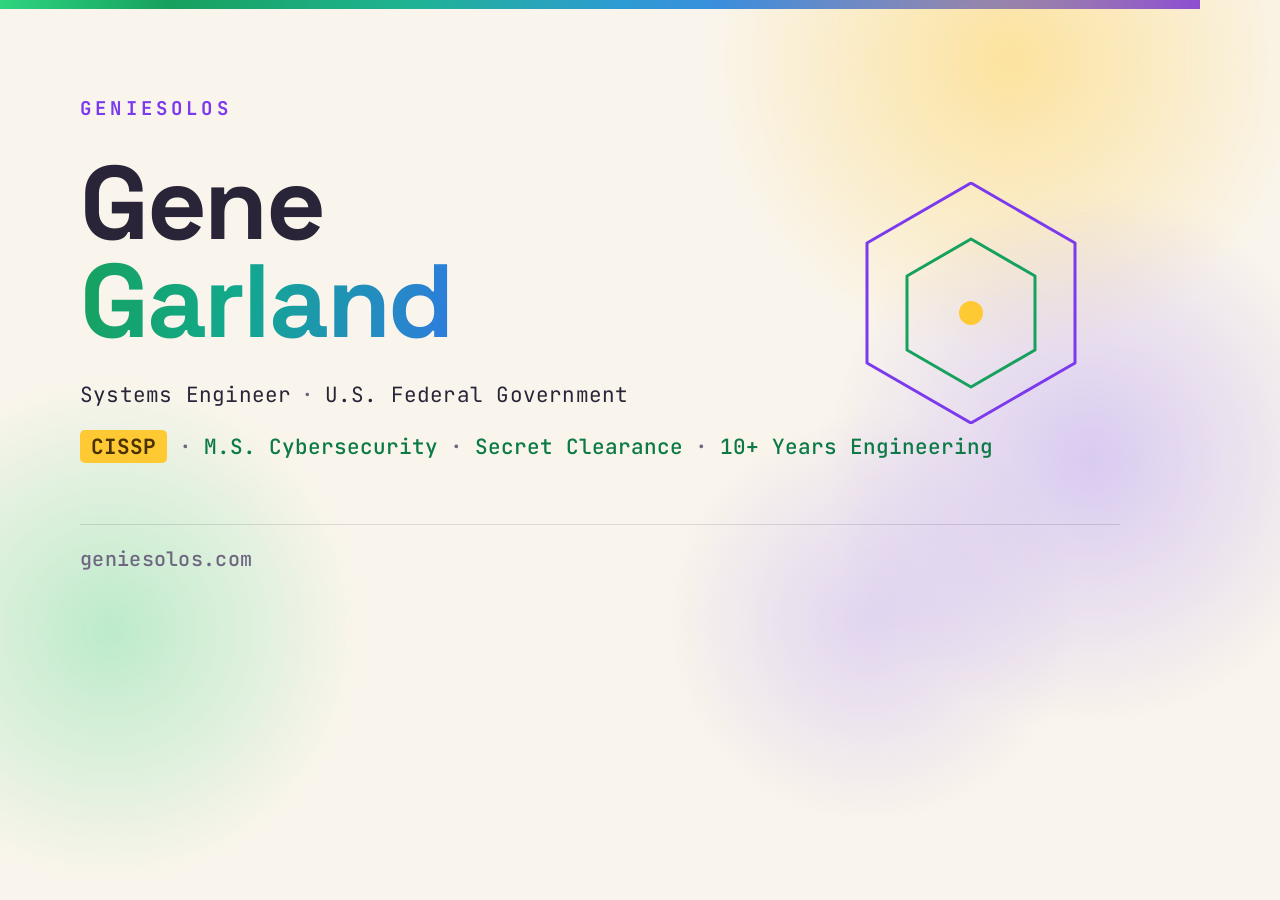
<file: assets/og-card.html>
<!doctype html>
<html lang="en">
<head>
<meta charset="utf-8">
<title>GenieSolos OG card</title>

<!-- Source of truth for assets/og-card.png. Edit here, then run
     scripts/build-og.ps1 to re-export. Never hand-edit the PNG:
     the text in it has to stay in sync with index.html's meta tags. -->

<link rel="preconnect" href="https://fonts.googleapis.com">
<link rel="preconnect" href="https://fonts.gstatic.com" crossorigin>
<link href="https://fonts.googleapis.com/css2?family=JetBrains+Mono:wght@400;500;700&family=Space+Grotesk:wght@500;700&display=swap" rel="stylesheet">

<style>
  /* Palette lifted verbatim from css/style.css :root so the card can
     never drift from the site it represents. */
  :root {
    --cream:         #FAF5EC;
    --ink:           #292437;
    --green:         #17A15E;
    --green-deep:    #0C7A46;
    --green-bright:  #2ED47F;
    --sun:           #FFC933;
    --amber:         #F0A31A;
    --violet:        #7C3AED;
    --violet-bright: #A78BFA;
    --muted:         #6E6680;
    --mono: 'JetBrains Mono', ui-monospace, Consolas, monospace;
    --sans: 'Space Grotesk', system-ui, -apple-system, 'Segoe UI', Roboto, sans-serif;
  }

  * { margin: 0; padding: 0; box-sizing: border-box; }

  html, body { width: 1200px; height: 630px; }

  body {
    position: relative; overflow: hidden;
    background: var(--cream);
    font-family: var(--sans);
    -webkit-font-smoothing: antialiased;
  }

  /* Soft colour fields, matching the site's "sunroom" art direction.
     Blurred radials rather than images so the file stays dependency-free. */
  .glow { position: absolute; border-radius: 50%; filter: blur(4px); }
  .glow--sun    { width: 620px; height: 620px; top: -250px; right: -120px;
                  background: radial-gradient(circle, rgba(255,201,51,.42), rgba(255,201,51,0) 68%); }
  .glow--violet { width: 560px; height: 560px; top: 180px;  right: -170px;
                  background: radial-gradient(circle, rgba(167,139,250,.40), rgba(167,139,250,0) 68%); }
  .glow--green  { width: 520px; height: 520px; bottom: -260px; left: -150px;
                  background: radial-gradient(circle, rgba(46,212,127,.30), rgba(46,212,127,0) 68%); }
  .glow--lilac  { width: 420px; height: 420px; bottom: -200px; right: 120px;
                  background: radial-gradient(circle, rgba(167,139,250,.30), rgba(167,139,250,0) 70%); }

  /* Brand rule across the top edge. */
  .bar {
    position: absolute; inset: 0 0 auto 0; height: 9px;
    background: linear-gradient(90deg,
      var(--green-bright) 0%, #17A15E 14%, #1FB392 34%,
      #2E9BD4 52%, #4F7BE8 72%, var(--violet) 100%);
  }

  .body { position: relative; padding: 96px 0 0 80px; }

  .kicker {
    font-family: var(--mono); font-weight: 700; font-size: 19px;
    letter-spacing: .22em; color: var(--violet);
  }

  .name {
    margin-top: 34px;
    font-size: 104px; font-weight: 700; line-height: .94;
    letter-spacing: -.022em; color: var(--ink);
  }
  /* Second line carries the brand ramp, same treatment as the hero H1. */
  .name .accent {
    background: linear-gradient(100deg, var(--green) 0%, #12A98C 42%, #2E7BE0 100%);
    -webkit-background-clip: text; background-clip: text; color: transparent;
  }

  .role {
    margin-top: 30px;
    font-family: var(--mono); font-weight: 400; font-size: 21px;
    letter-spacing: .01em; color: var(--ink);
  }
  .role .sep { padding: 0 10px; color: var(--muted); }

  .creds {
    margin-top: 22px; display: flex; align-items: center;
    font-family: var(--mono); font-weight: 500; font-size: 21px;
    color: var(--green-deep);
  }
  /* CISSP gets the amber highlight it has on the live site. */
  .creds .mark {
    background: var(--sun); color: #4A3200;
    font-weight: 700; padding: 3px 11px; border-radius: 5px;
  }
  .creds .dot { padding: 0 12px; color: var(--muted); }

  .rule {
    position: absolute; left: 80px; right: 80px; top: 524px;
    height: 1px; background: rgba(41, 36, 55, .14);
  }

  .url {
    position: absolute; left: 80px; top: 546px;
    font-family: var(--mono); font-weight: 500; font-size: 20px;
    letter-spacing: .015em; color: var(--muted);
  }

  .mark-hex { position: absolute; top: 182px; right: 108px; }
</style>
</head>
<body>
  <div class="bar"></div>
  <div class="glow glow--sun"></div>
  <div class="glow glow--violet"></div>
  <div class="glow glow--green"></div>
  <div class="glow glow--lilac"></div>

  <!-- Nested hexagons + core: the GenieSolos mark. -->
  <svg class="mark-hex" width="242" height="242" viewBox="0 0 242 242" aria-hidden="true">
    <polygon points="121,1 225,61 225,181 121,241 17,181 17,61"
             fill="none" stroke="#7C3AED" stroke-width="3" stroke-linejoin="round"/>
    <polygon points="121,57 185,94 185,168 121,205 57,168 57,94"
             fill="none" stroke="#17A15E" stroke-width="3" stroke-linejoin="round"/>
    <circle cx="121" cy="131" r="12" fill="#FFC933"/>
  </svg>

  <div class="body">
    <p class="kicker">GENIESOLOS</p>
    <h1 class="name">Gene<br><span class="accent">Garland</span></h1>
    <p class="role">Systems Engineer<span class="sep">·</span>U.S. Federal Government</p>
    <p class="creds">
      <span class="mark">CISSP</span>
      <span class="dot">·</span>M.S. Cybersecurity
      <span class="dot">·</span>Secret Clearance
      <span class="dot">·</span>10+ Years Engineering
    </p>
  </div>

  <div class="rule"></div>
  <p class="url">geniesolos.com</p>
</body>
</html>
</file>
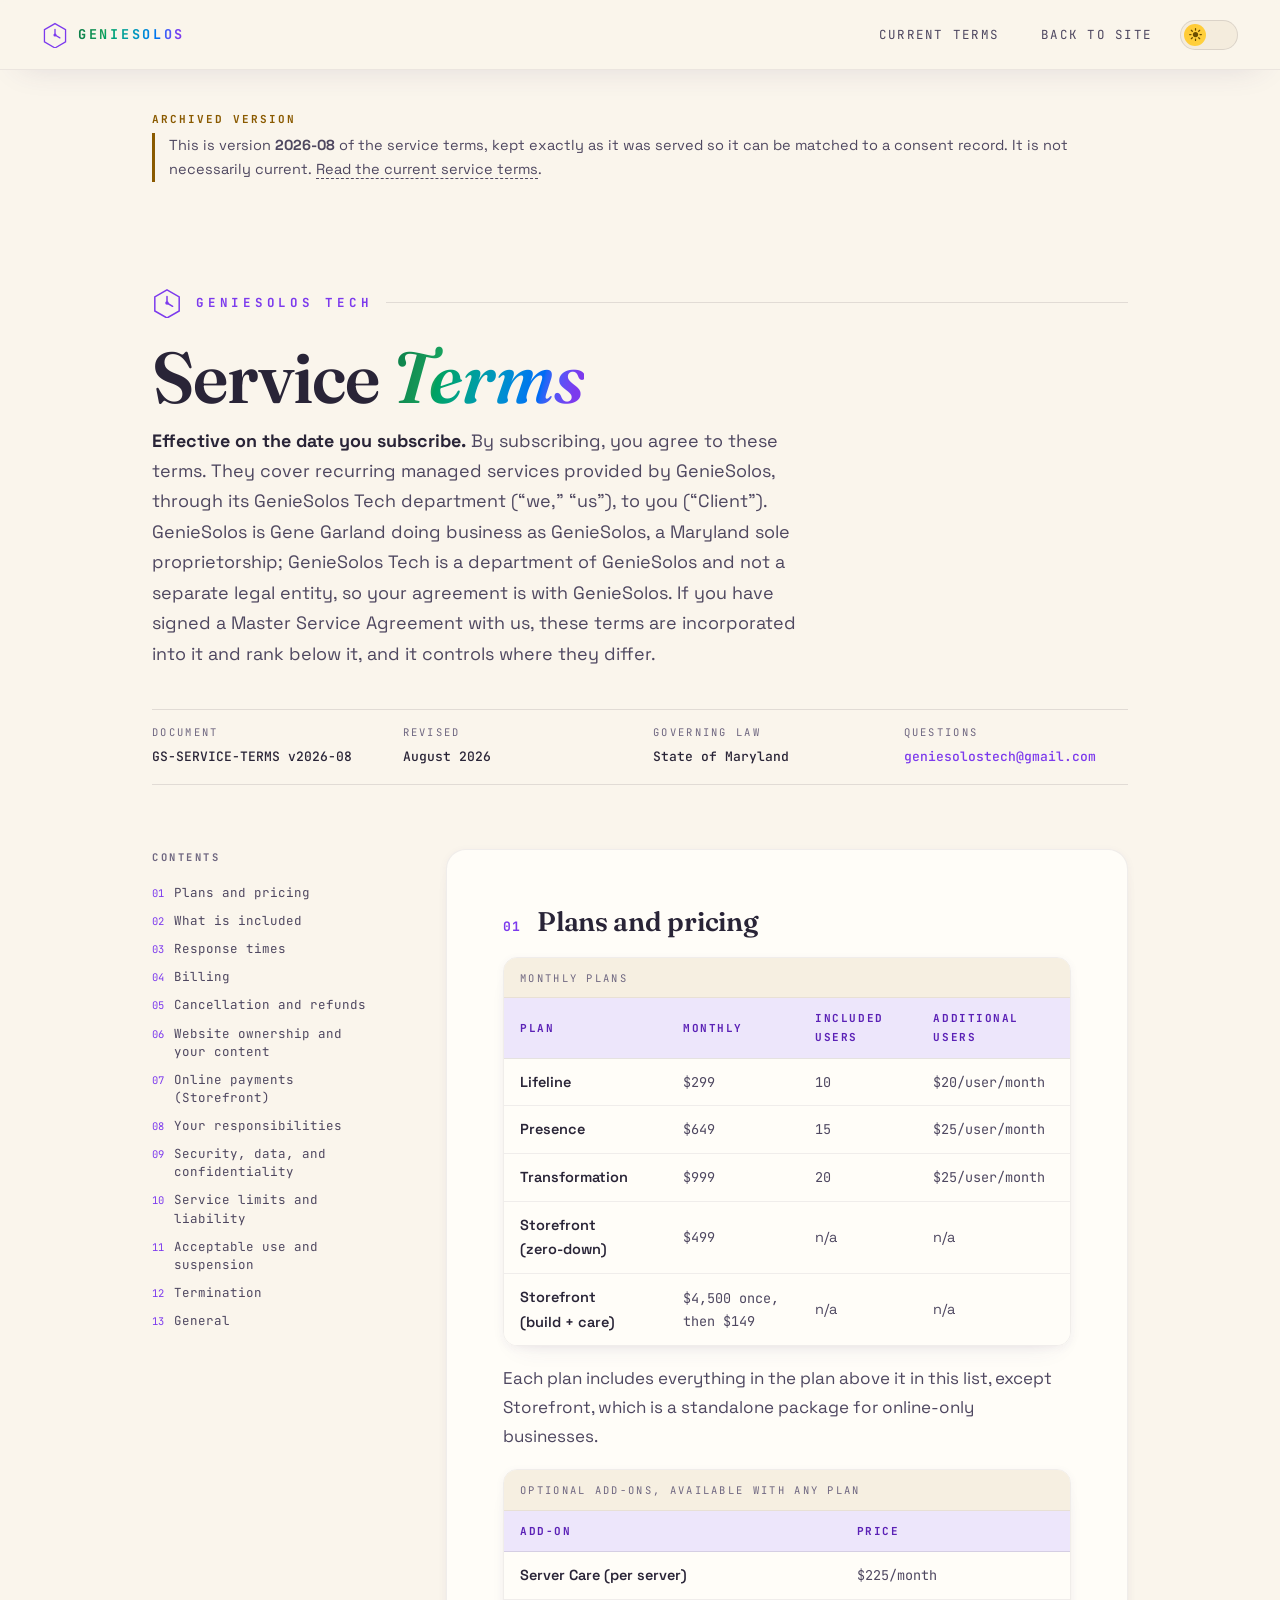
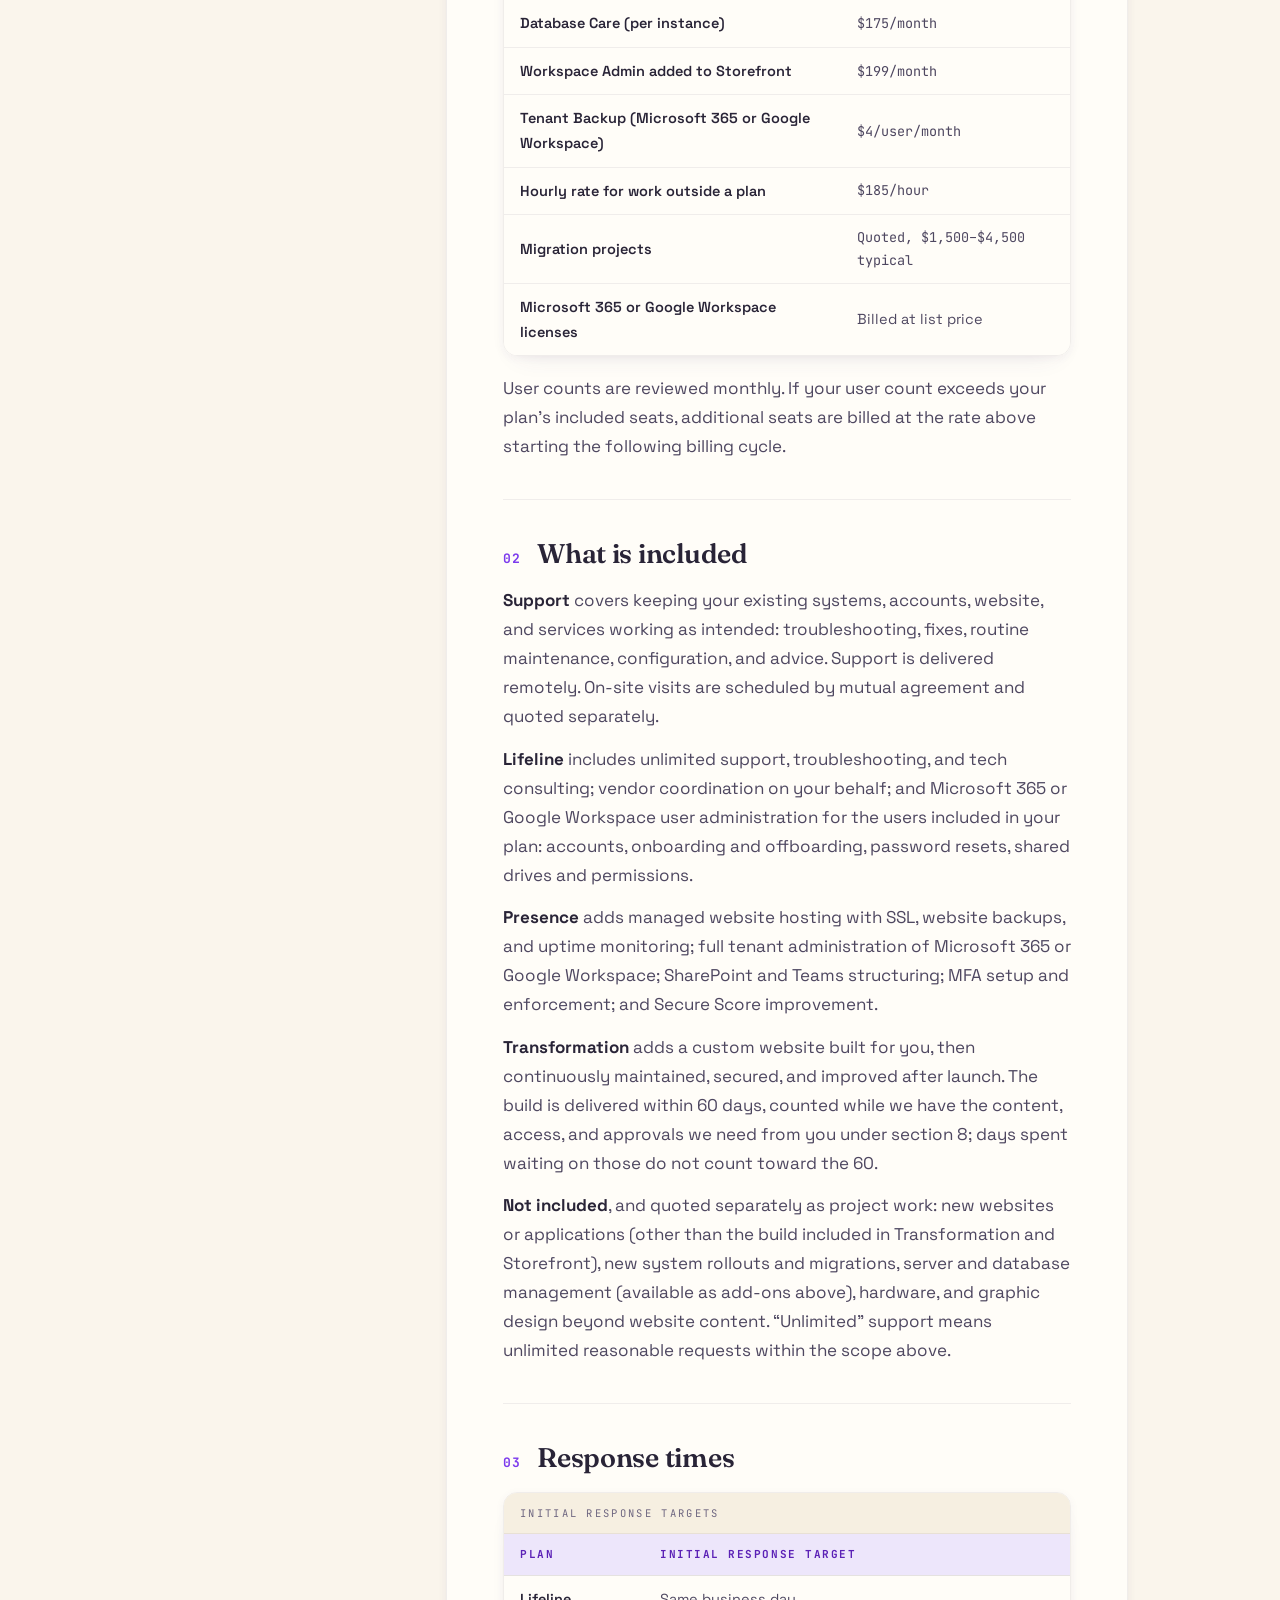
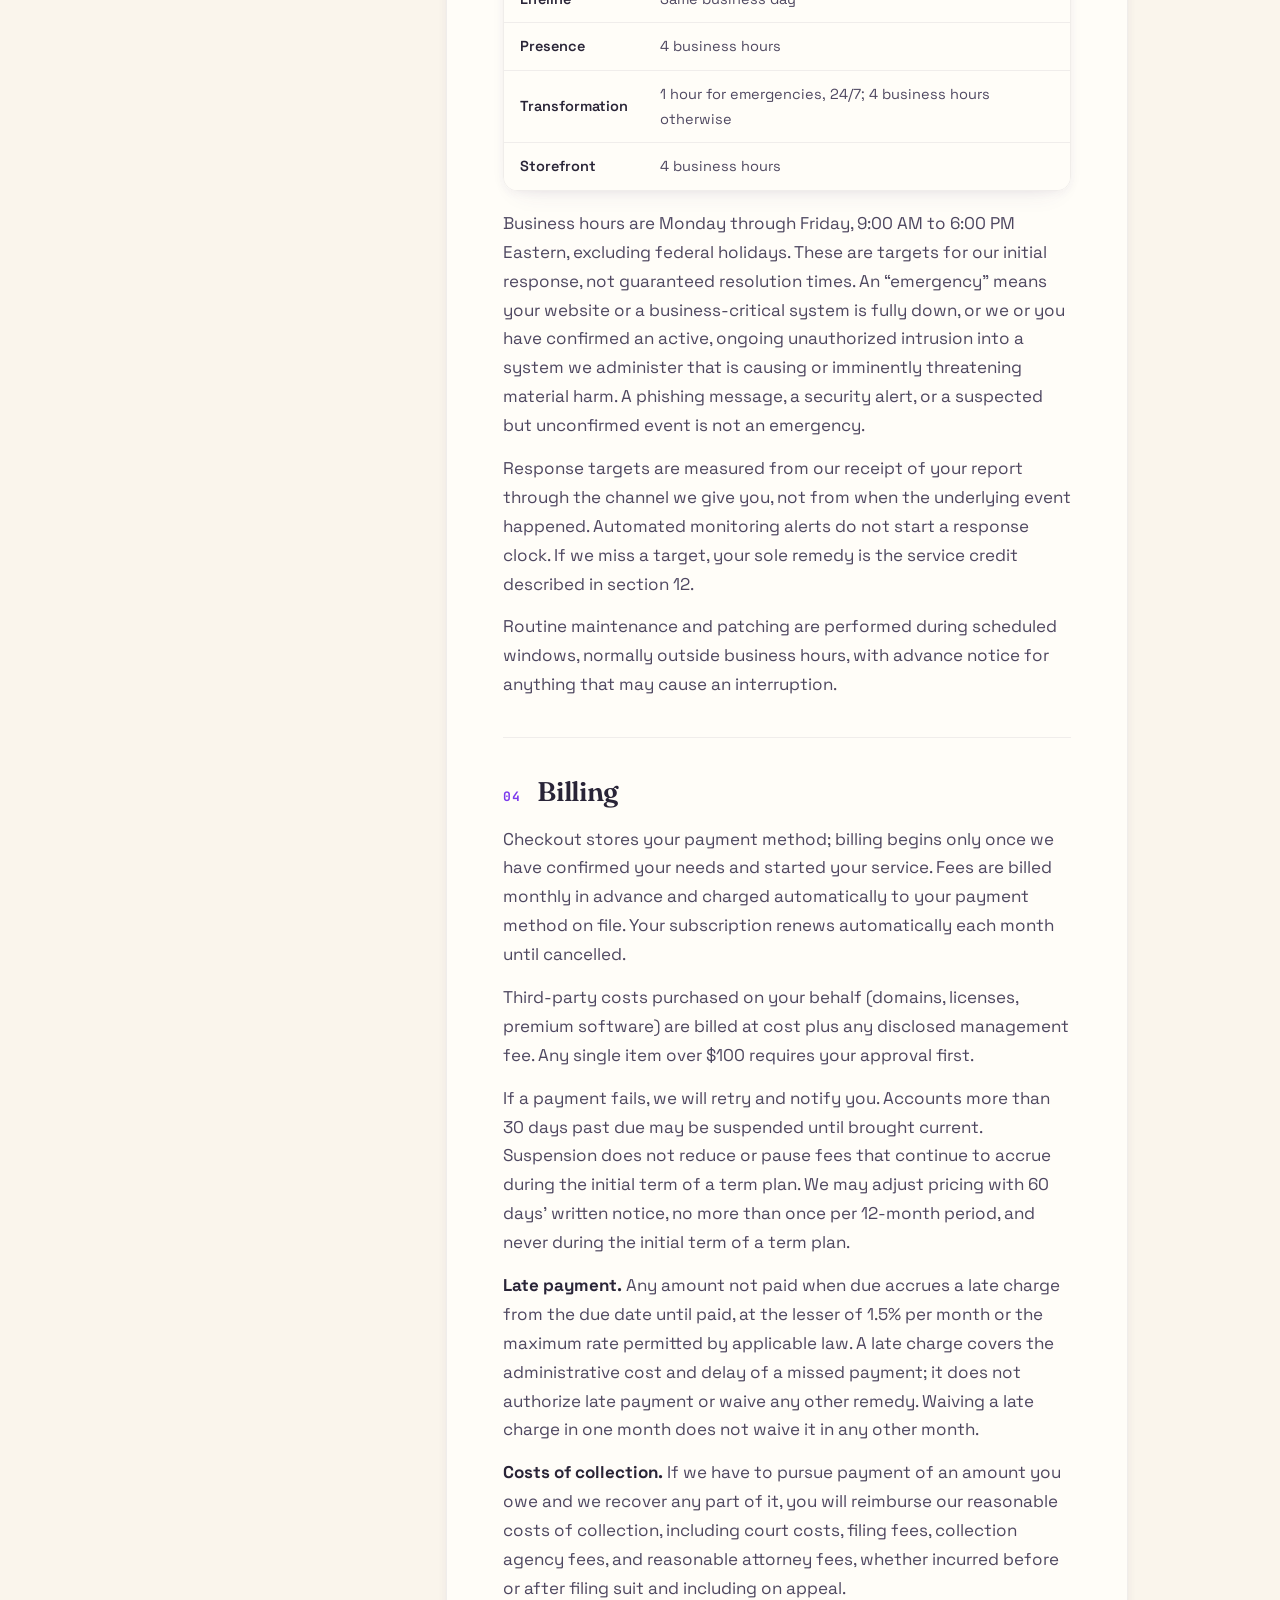
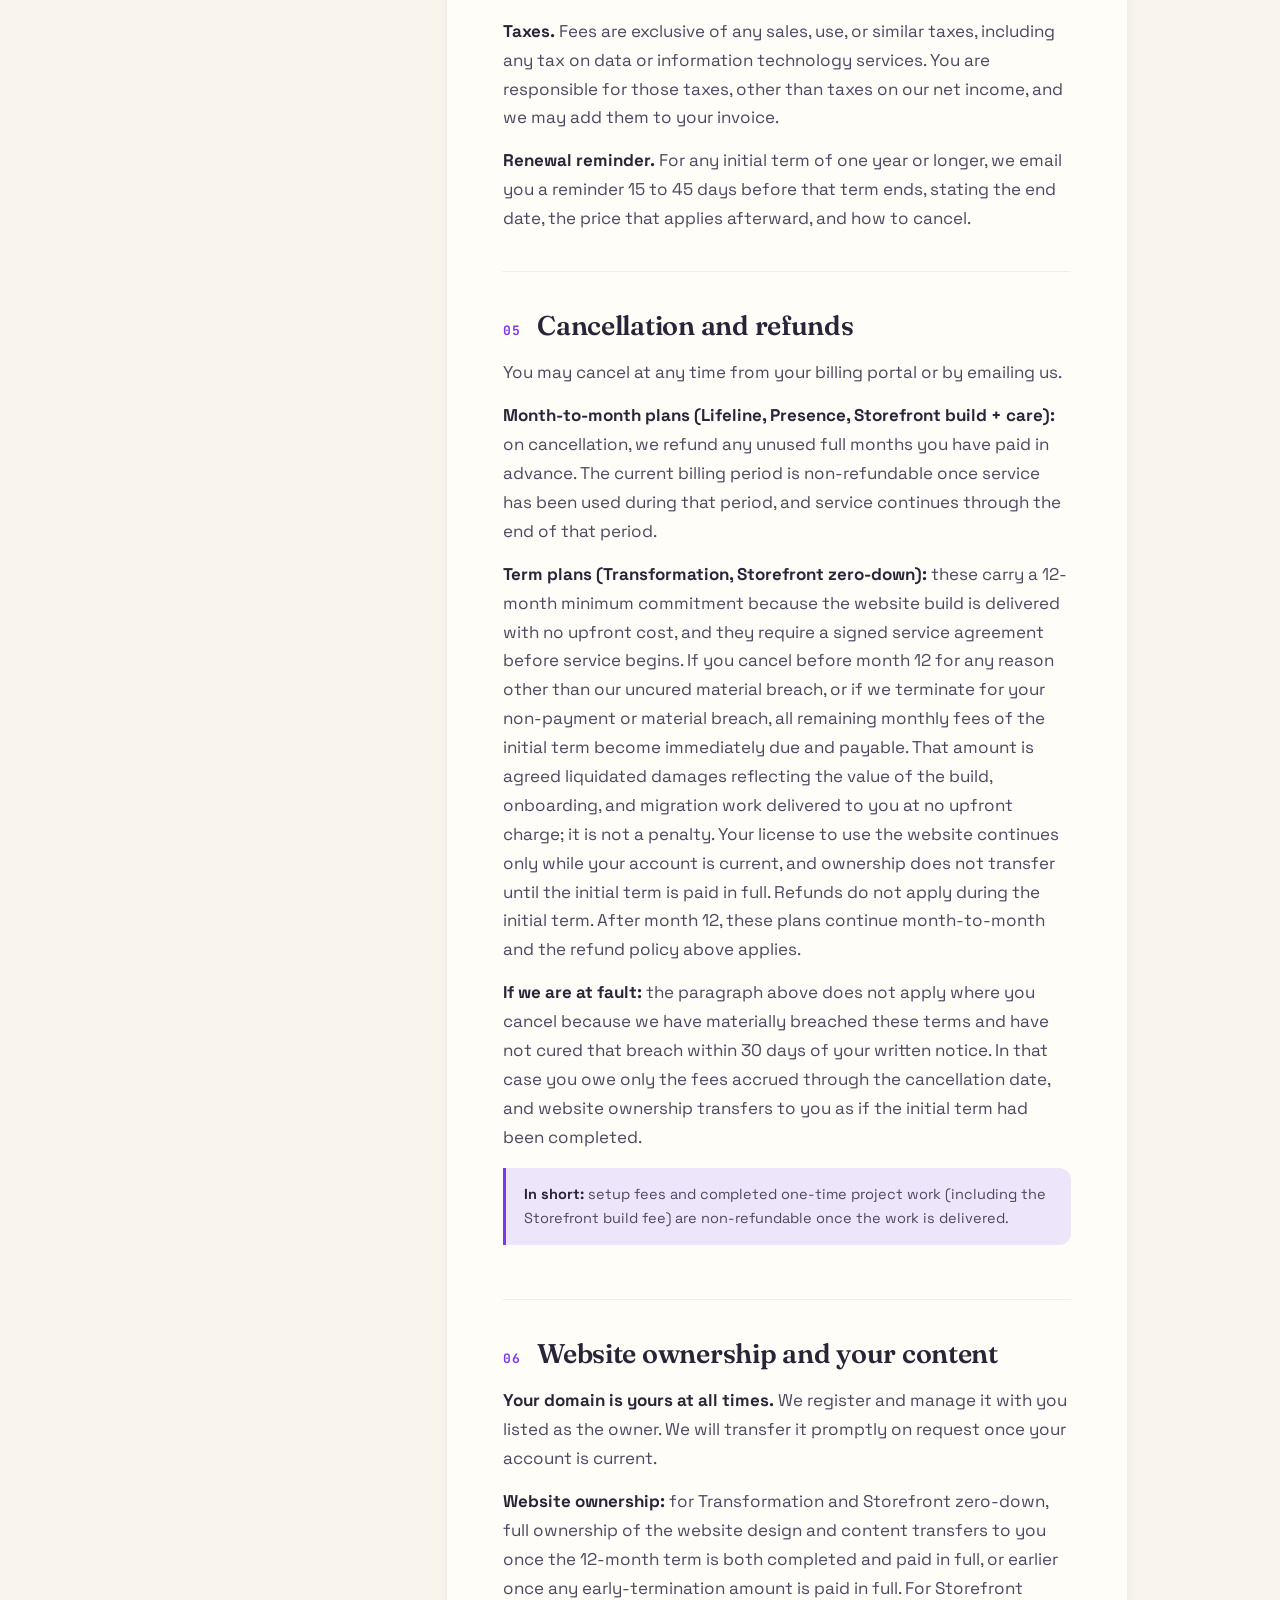
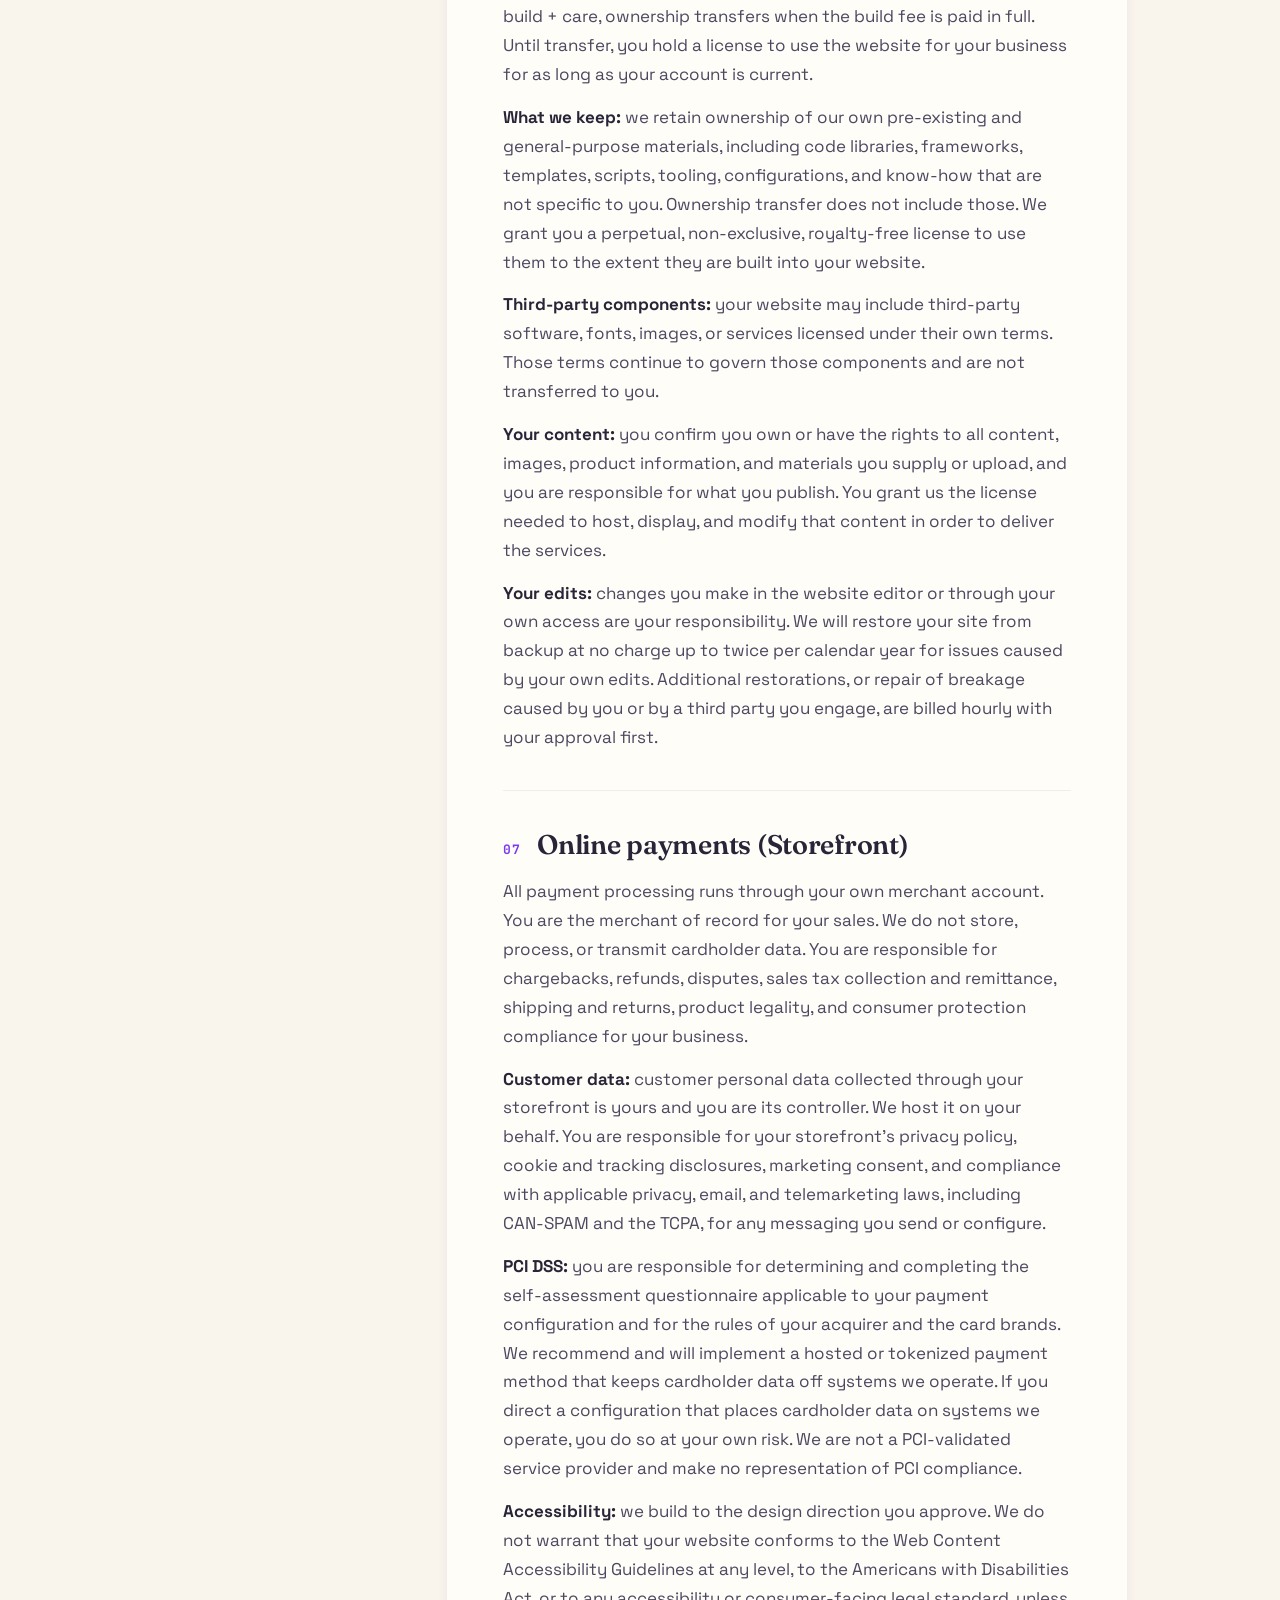
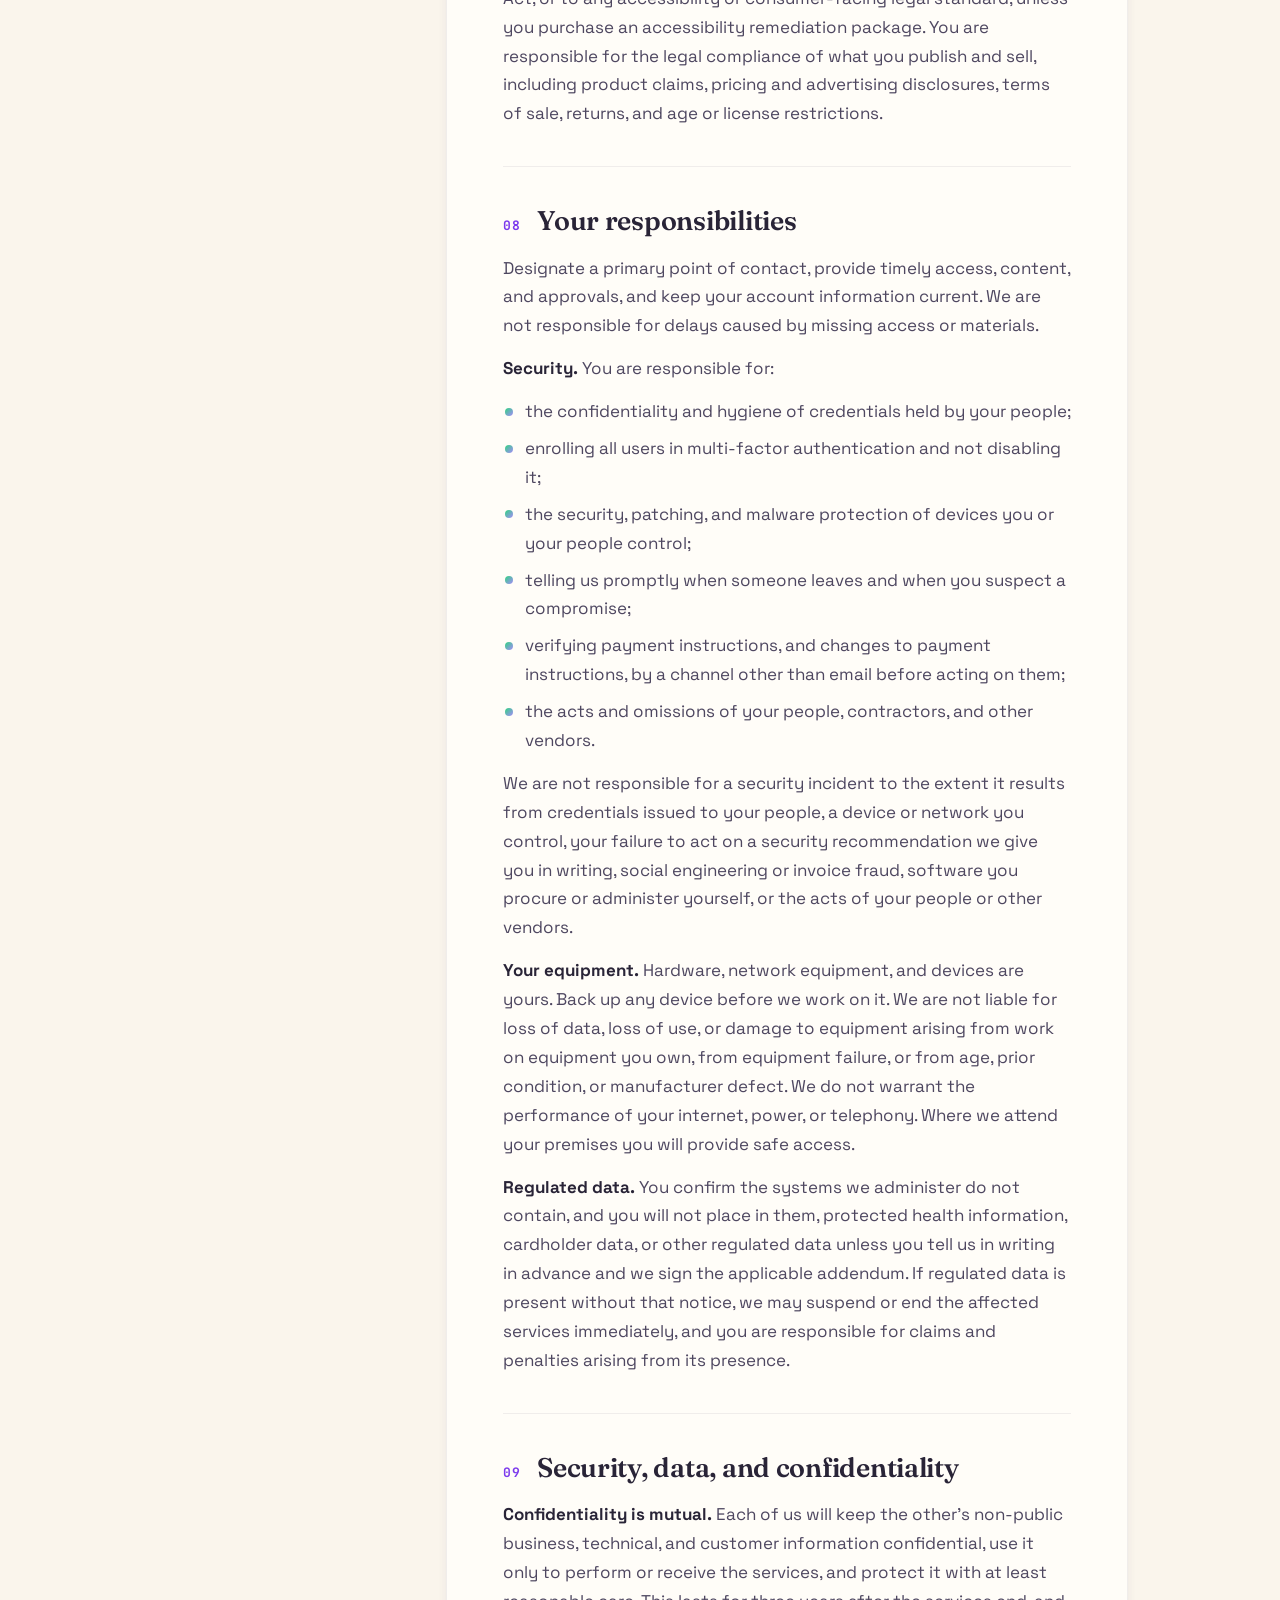
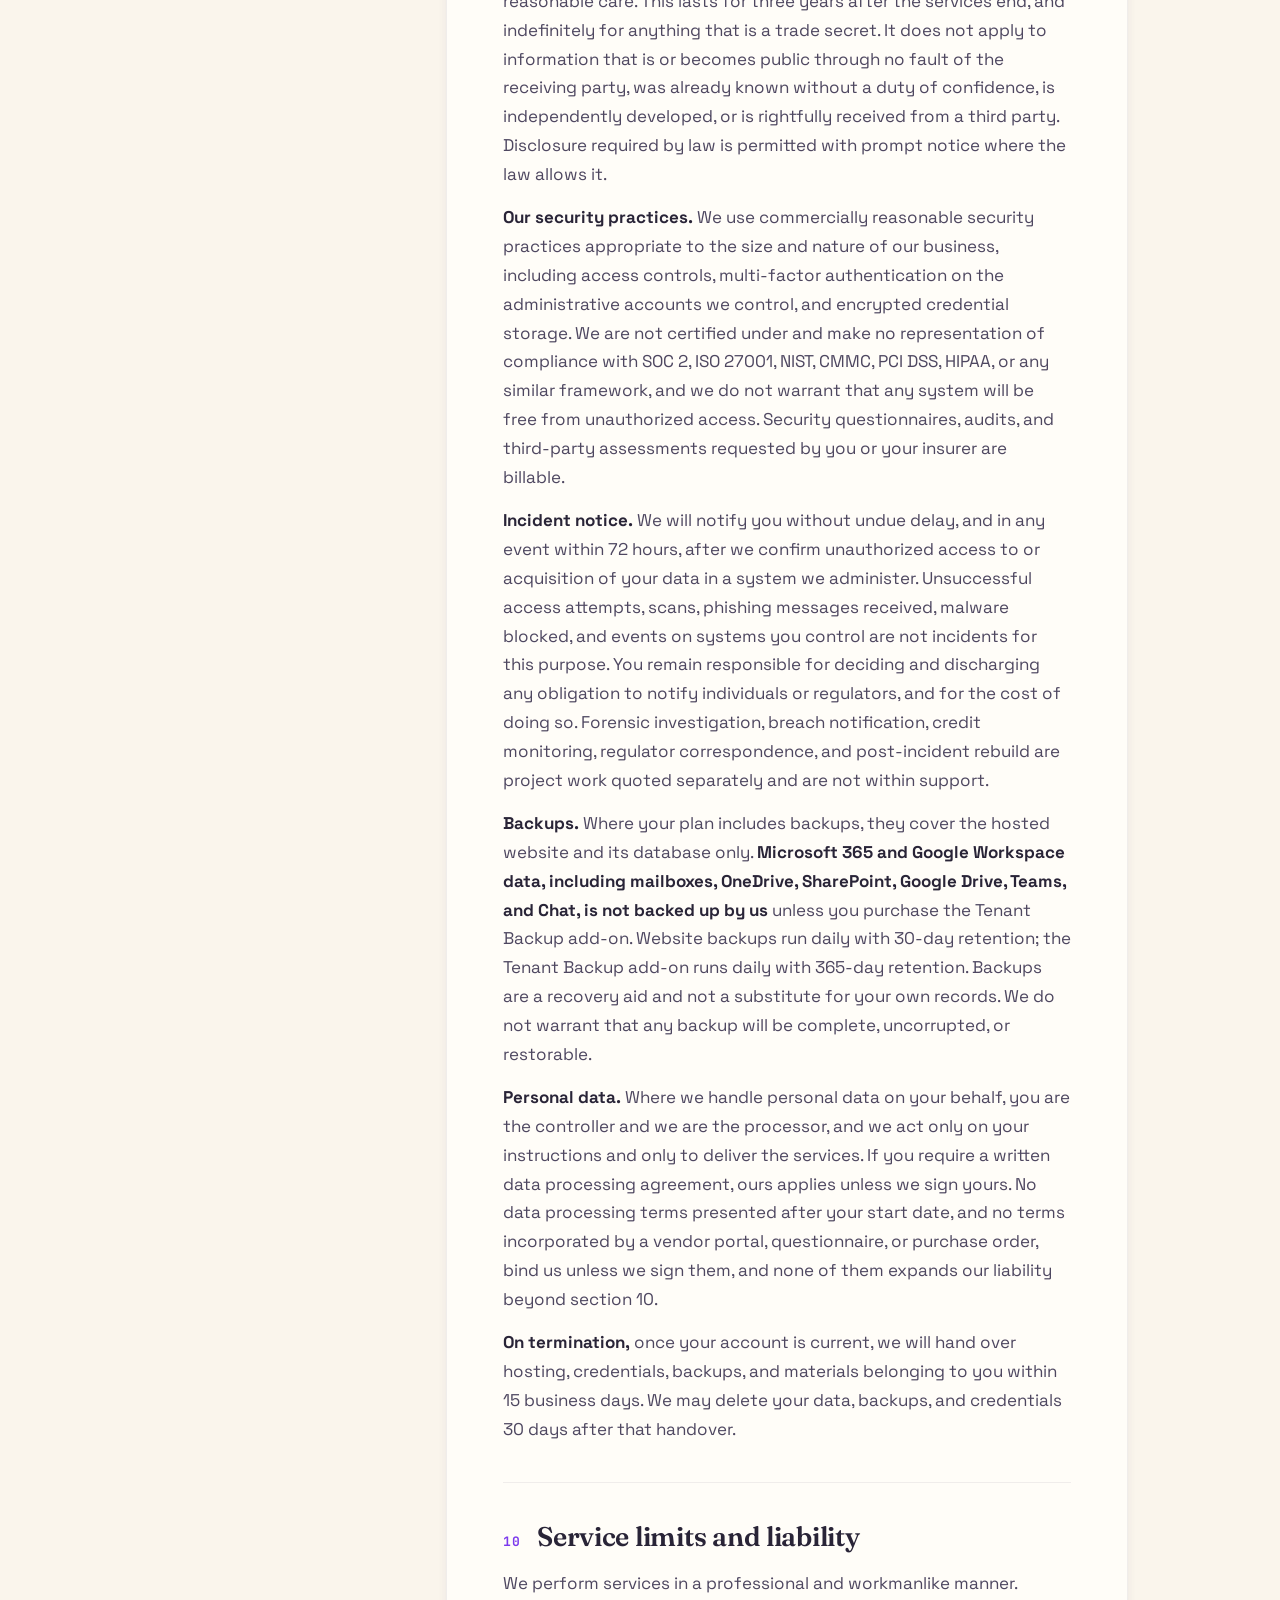
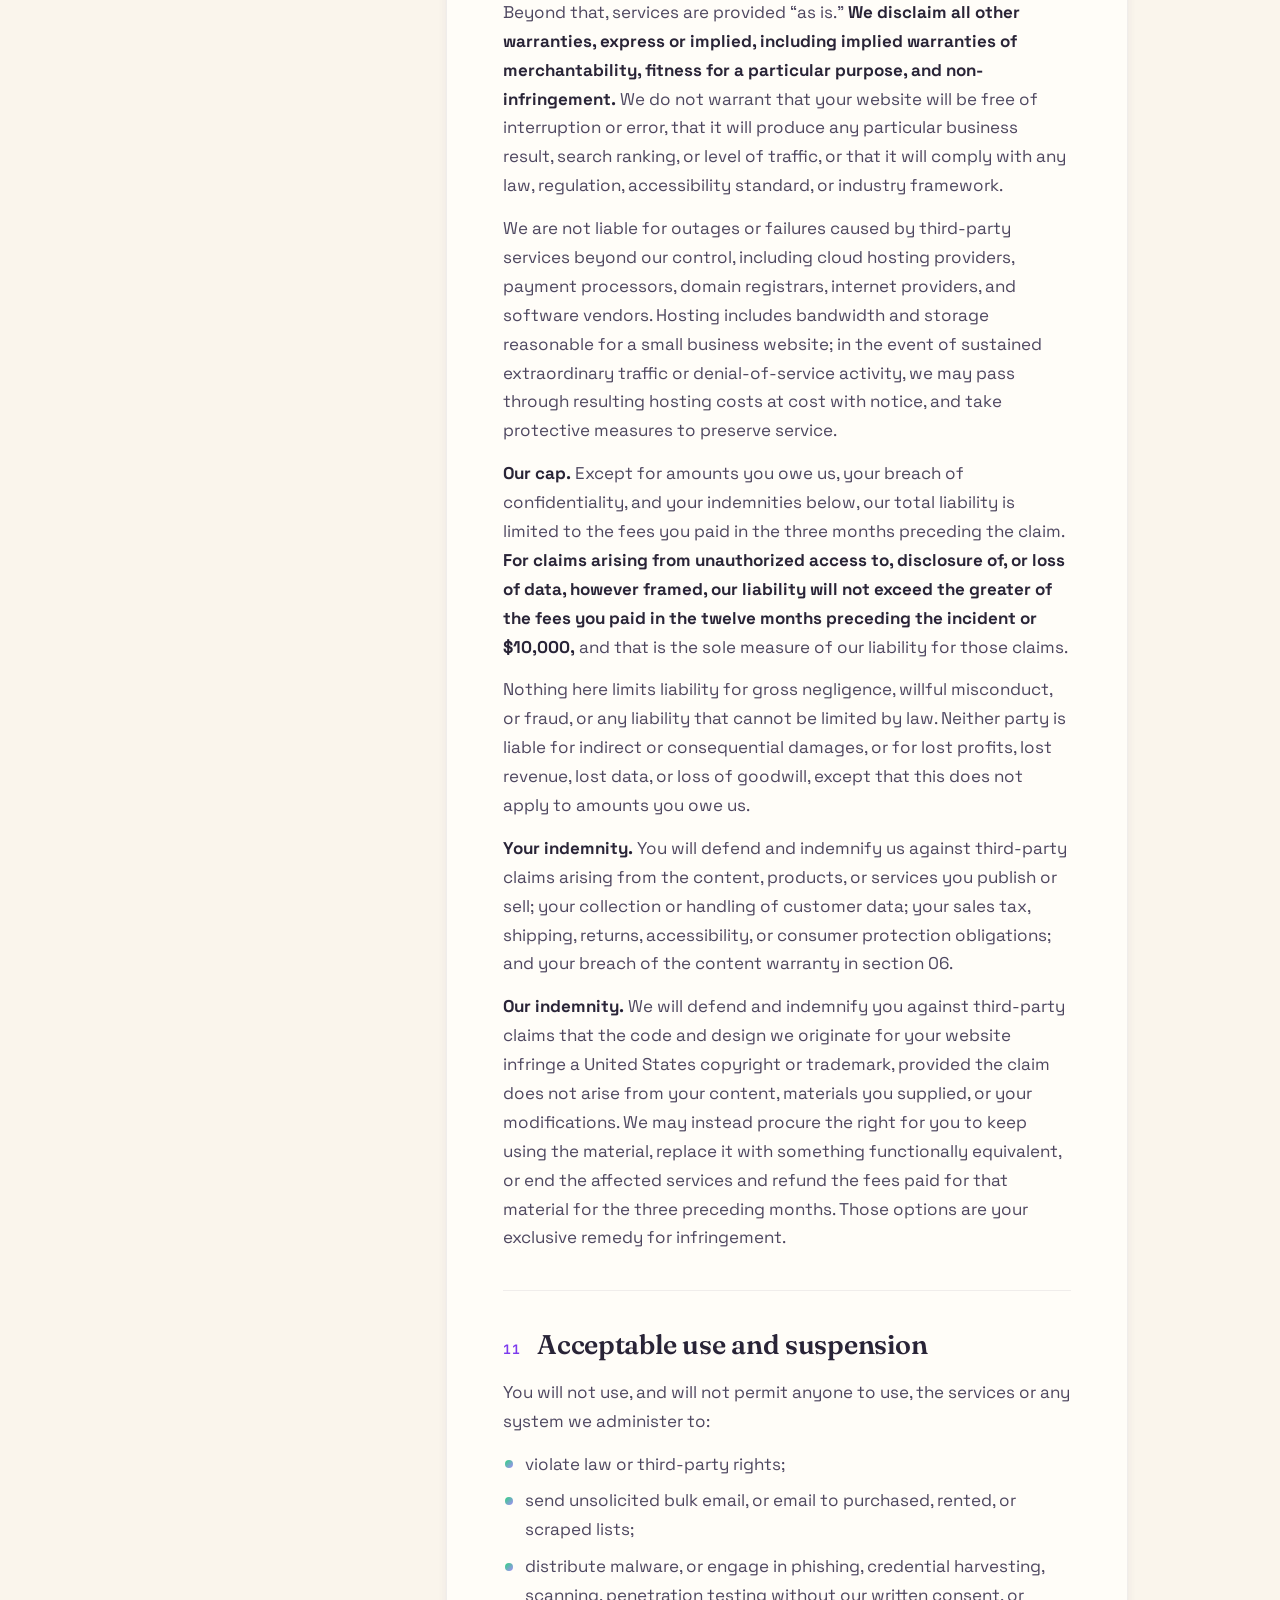
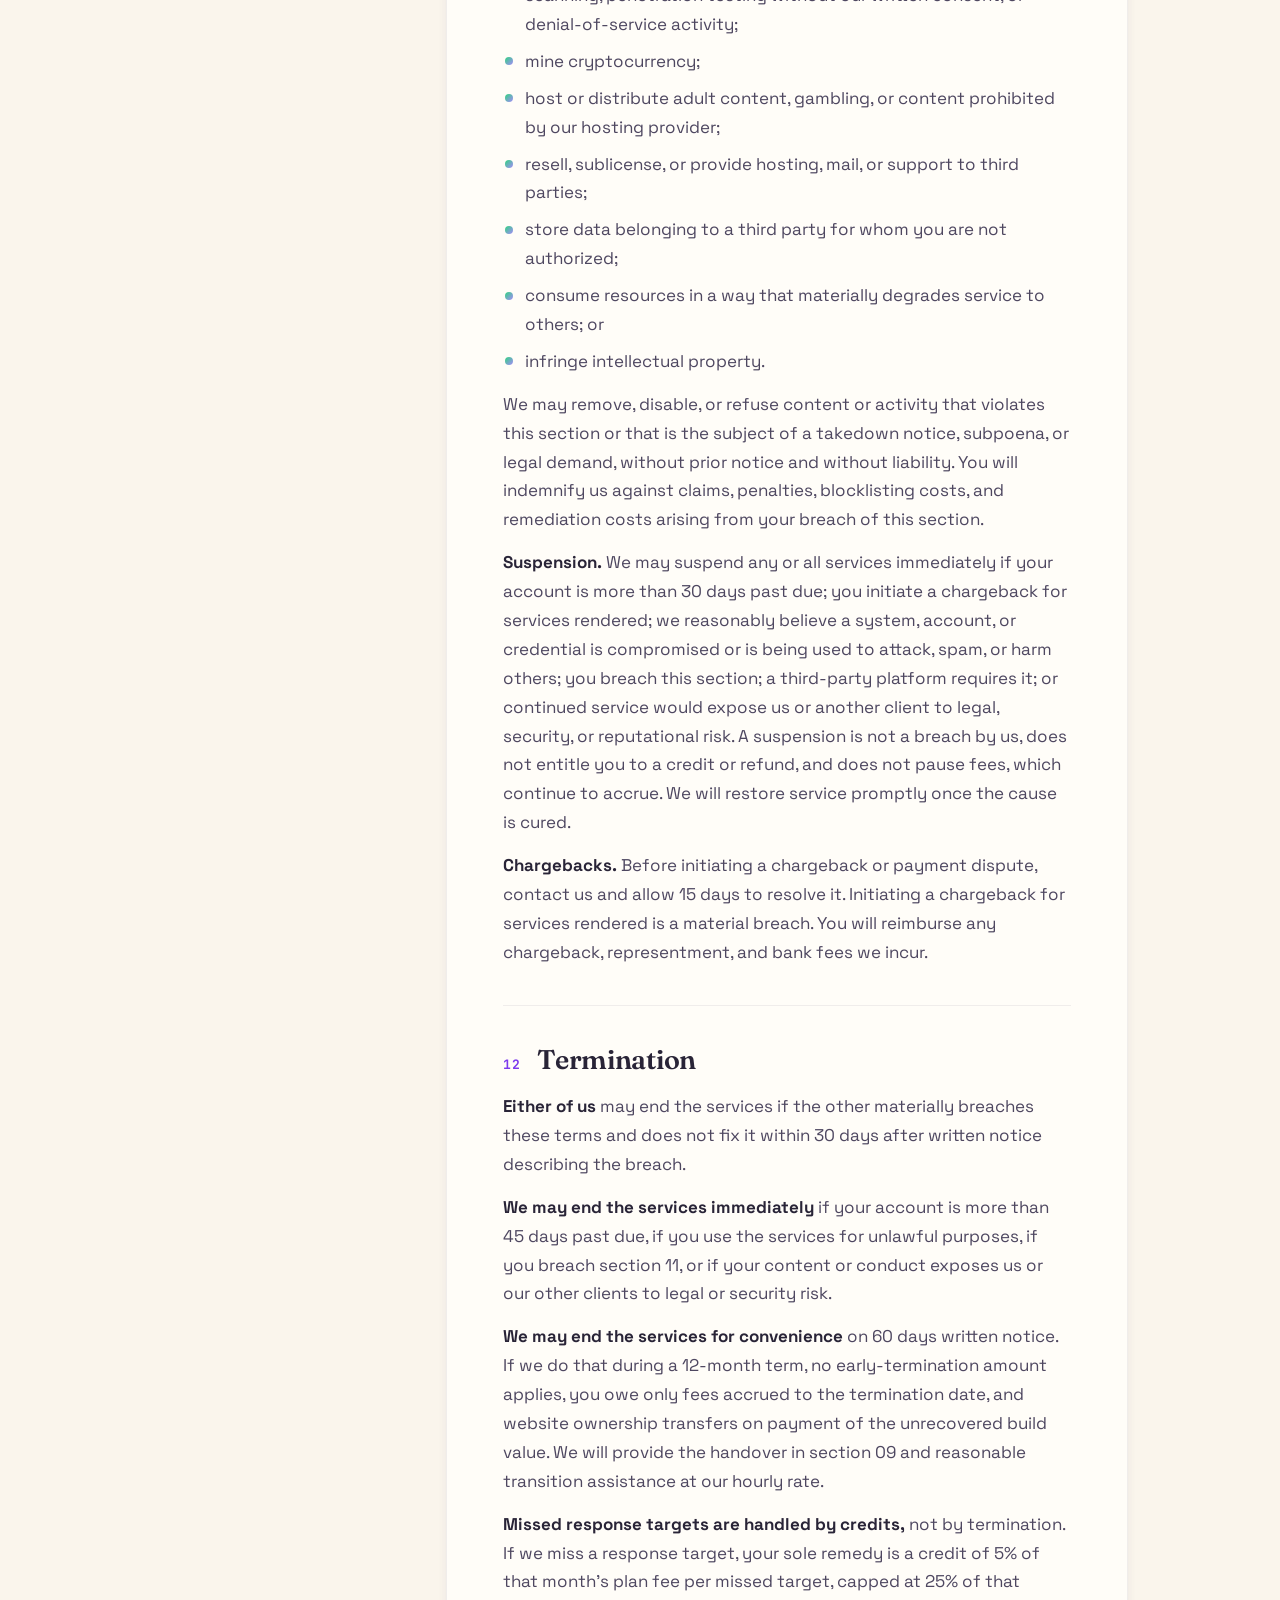
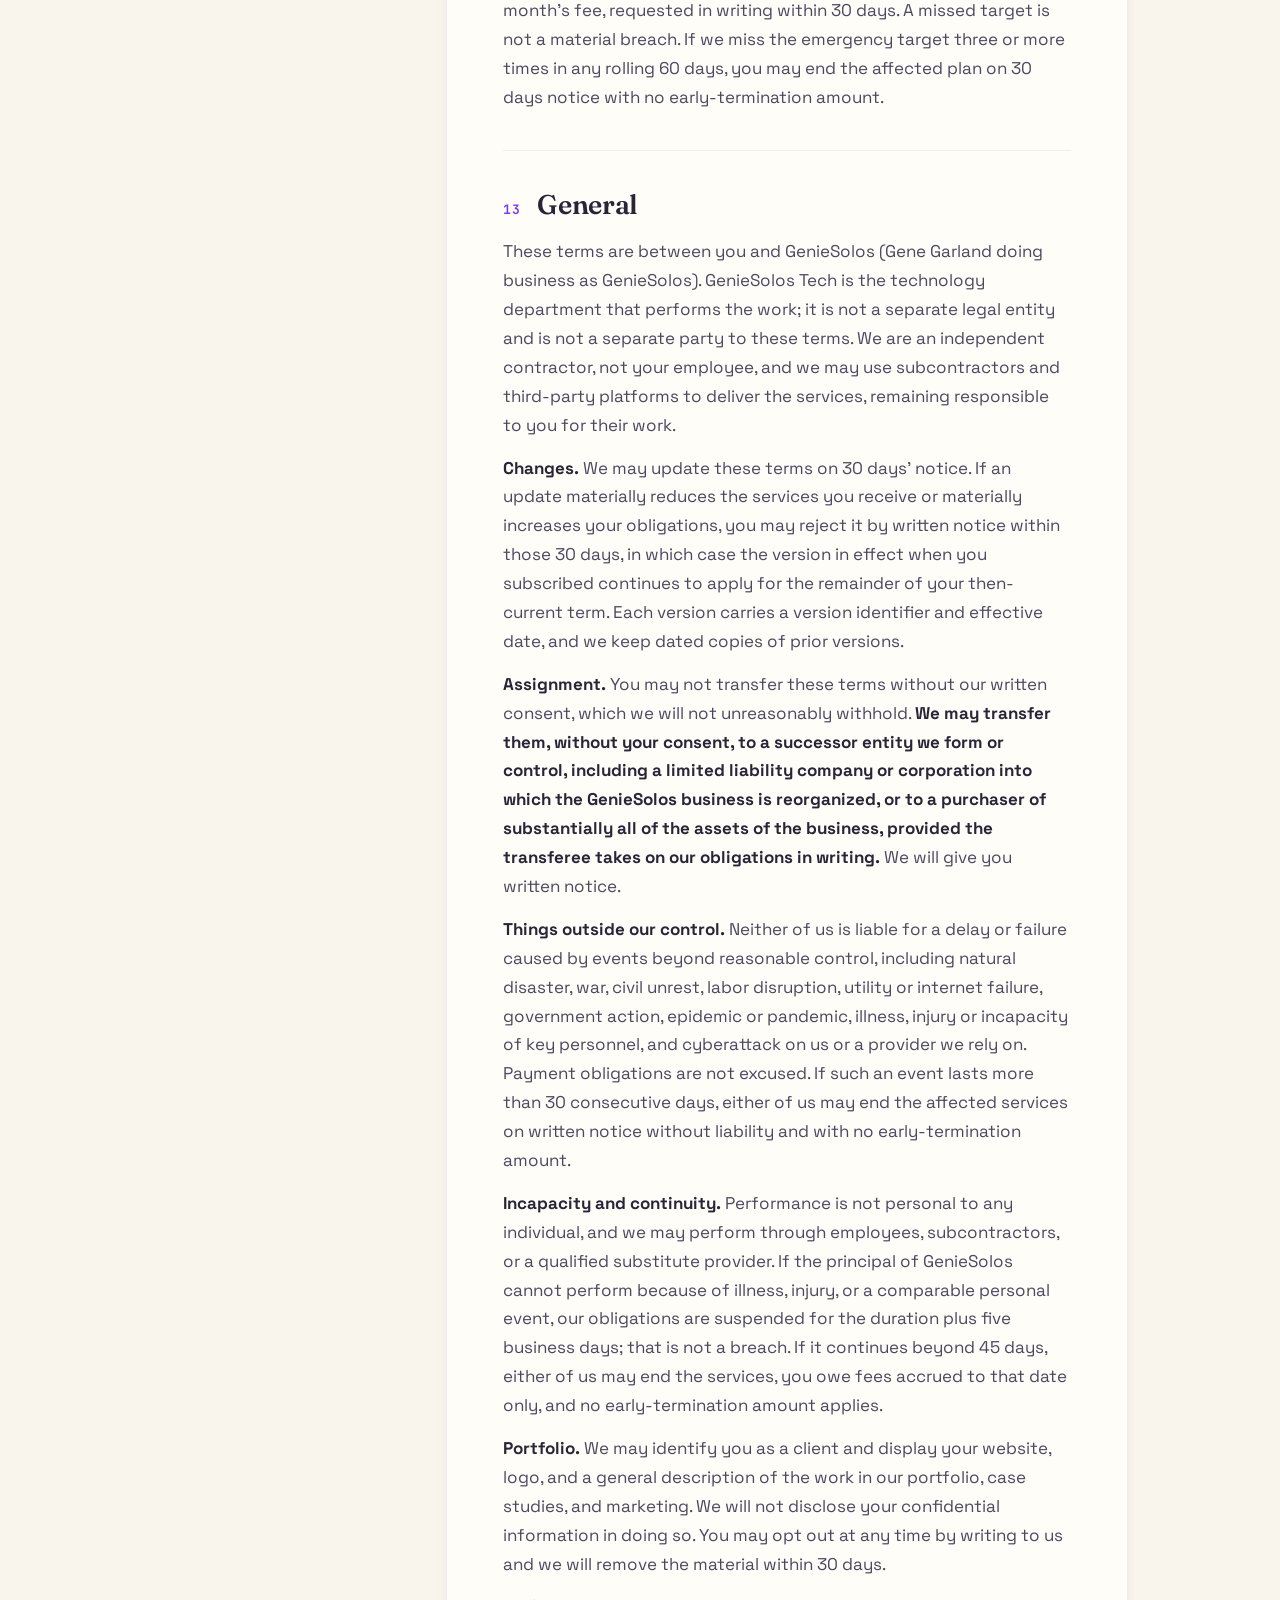
<file: terms/v2026-08.html>
<!DOCTYPE html>
<html lang="en">
<head>
<meta charset="utf-8">
<meta name="viewport" content="width=device-width, initial-scale=1, viewport-fit=cover">
<title>Service Terms v2026-08 (archived) | GenieSolos Tech</title>
<meta name="description" content="Archived copy of the GenieSolos Tech service terms, version 2026-08, kept exactly as served so the consent recorded at checkout can be matched to the document it names.">
<meta name="author" content="Gene Garland">

<!-- THE ARCHIVE. This file is the immutable record of what version 2026-08 of
     the service terms said, kept so a customer's consent record (captured at
     checkout, see api/checkout/index.mjs) can be matched to the document they
     actually agreed to. DO NOT EDIT the document body below. Correcting the
     terms means cutting a NEW version: bump TERMS_VERSION in js/store-cart.js
     and CURRENT_TERMS_VERSION in api/checkout/index.mjs, then copy terms.html
     to terms/v<new>.html. tests/terms-version.test.mjs compares this body
     against terms.html word for word and fails if the two ever part company.

     /terms remains the current pointer; this URL is stable forever. -->
<link rel="canonical" href="https://geniesolos.com/terms/v2026-08.html">
<!-- Byte-for-byte a copy of /terms, so it must never compete with it in
     search; it exists to be cited, not found. -->
<meta name="robots" content="noindex, follow">
<meta name="theme-color" content="#FAF5EC" id="themeColor">

<!-- Applies the saved theme before first paint, same as the homepage, so a
     dark-theme visitor never eats a cream flash. This block is byte-identical
     to the one in index.html ON PURPOSE: the CloudFront CSP allows inline
     scripts only by sha256 hash, and that hash covers exactly this text. Any
     edit here must be mirrored in index.html AND in the CSP response headers
     policy on the distribution. -->
<script>
(function () {
  var pick = null;
  var q = /[?&]theme=(dark|light)\b/.exec(location.search);   // shareable / testable
  if (q) { pick = q[1]; }
  else {
    try { pick = localStorage.getItem('gs-theme'); } catch (e) { /* private mode */ }
  }
  if (pick === 'dark') {
    document.documentElement.setAttribute('data-theme', 'dark');
    var m = document.getElementById('themeColor');
    if (m) m.setAttribute('content', '#060807');
  }
})();
</script>

<meta property="og:type" content="website">
<meta property="og:title" content="Service Terms v2026-08 (archived) | GenieSolos Tech">
<meta property="og:description" content="Archived copy of version 2026-08 of the GenieSolos Tech service terms.">
<meta property="og:url" content="https://geniesolos.com/terms/v2026-08.html">
<meta property="og:image" content="https://geniesolos.com/assets/og-card.png">

<!-- Root-relative from here down: this page sits one directory deep, so a
     bare "css/terms.css" would resolve to /terms/css/terms.css and 404. -->
<link rel="icon" href="/assets/favicon.svg" type="image/svg+xml">
<link rel="apple-touch-icon" href="/assets/favicon.svg">

<link rel="preconnect" href="https://fonts.googleapis.com">
<link rel="preconnect" href="https://fonts.gstatic.com" crossorigin>
<link href="https://fonts.googleapis.com/css2?family=Fraunces:ital,opsz,wght@0,9..144,400;0,9..144,600;1,9..144,400;1,9..144,600&family=JetBrains+Mono:wght@300;400;500;700&family=Space+Grotesk:wght@300;400;500;600;700&display=swap" rel="stylesheet">

<!-- The page's styles live in css/terms.css, NOT inline: CloudFront attaches
     a Content-Security-Policy with style-src 'self', which blocks inline
     <style> blocks entirely. Same ?v= cache-busting rule as the homepage. -->
<link rel="stylesheet" href="/css/terms.css?v=20260816">
</head>
<body>

<a class="skip" href="#terms">Skip to content</a>

<!-- ══════════ NAV ══════════ -->
<header class="nav">
  <a class="nav__brand" href="/">
    <span class="nav__mark" aria-hidden="true">
      <svg viewBox="0 0 32 32" width="26" height="26"><path d="M16 2 29 9.5v15L16 32 3 24.5v-15Z" fill="none" stroke="currentColor" stroke-width="1.6"/><path d="M16 9v7l6 3.5" fill="none" stroke="currentColor" stroke-width="1.6" stroke-linecap="round"/><circle cx="16" cy="16" r="1.9" fill="currentColor"/></svg>
    </span>
    <span class="nav__name">GENIESOLOS</span>
  </a>

  <div class="nav__end">
    <a class="nav__back" href="/terms"><span>Current terms</span></a>
    <a class="nav__back" href="/"><span>Back to site</span></a>
    <button class="themetog" id="themeToggle" type="button" role="switch" aria-checked="false"
            aria-label="Dark theme" title="Switch theme">
      <span class="themetog__thumb" aria-hidden="true">
        <svg class="themetog__ico themetog__ico--sun" viewBox="0 0 24 24" width="15" height="15">
          <circle cx="12" cy="12" r="4.2" fill="currentColor"/>
          <g stroke="currentColor" stroke-width="2" stroke-linecap="round">
            <path d="M12 2.6v2.2M12 19.2v2.2M21.4 12h-2.2M4.8 12H2.6M18.7 5.3l-1.6 1.6M6.9 17.1l-1.6 1.6M18.7 18.7l-1.6-1.6M6.9 6.9 5.3 5.3"/>
          </g>
        </svg>
        <svg class="themetog__ico themetog__ico--moon" viewBox="0 0 24 24" width="15" height="15">
          <path d="M20 14.2A8.4 8.4 0 0 1 9.8 4a8.4 8.4 0 1 0 10.2 10.2Z" fill="currentColor"/>
        </svg>
      </span>
    </button>
  </div>
</header>

<!-- ══════════ ARCHIVE NOTICE ══════════
     Above the plate on purpose: the plate and everything below it is compared
     against terms.html word for word by tests/terms-version.test.mjs, so
     nothing may be added down there. This notice is the one thing the archive
     says that the live page does not. -->
<aside class="archived" role="note">
  <p class="archived__tag">Archived version</p>
  <p class="archived__text">
    This is version <b>2026&#8209;08</b> of the service terms, kept exactly as it was served so
    it can be matched to a consent record. It is not necessarily current.
    <a href="/terms">Read the current service terms</a>.
  </p>
</aside>

<!-- ══════════ DOCUMENT PLATE ══════════ -->
<section class="plate">
  <p class="plate__mark">
    <svg viewBox="0 0 32 32" width="30" height="30" aria-hidden="true"><path d="M16 2 29 9.5v15L16 32 3 24.5v-15Z" fill="none" stroke="currentColor" stroke-width="1.6"/><path d="M16 9v7l6 3.5" fill="none" stroke="currentColor" stroke-width="1.6" stroke-linecap="round"/><circle cx="16" cy="16" r="1.9" fill="currentColor"/></svg>
    GenieSolos&nbsp;Tech
    <span class="rule" aria-hidden="true"></span>
  </p>

  <h1>Service <em>Terms</em></h1>

  <p class="plate__lede">
    <b>Effective on the date you subscribe.</b> By subscribing, you agree to these terms.
    They cover recurring managed services provided by GenieSolos, through its GenieSolos&nbsp;Tech
    department (&ldquo;we,&rdquo; &ldquo;us&rdquo;), to you (&ldquo;Client&rdquo;). GenieSolos is
    Gene&nbsp;Garland doing business as GenieSolos, a Maryland sole proprietorship; GenieSolos&nbsp;Tech
    is a department of GenieSolos and not a separate legal entity, so your agreement is with
    GenieSolos. If you have signed a Master Service Agreement with us, these terms are incorporated into it and
    rank below it, and it controls where they differ.
  </p>

  <dl class="plate__meta">
    <div>
      <dt>Document</dt>
      <dd>GS&#8209;SERVICE&#8209;TERMS v2026&#8209;08</dd>
    </div>
    <div>
      <dt>Revised</dt>
      <dd>August 2026</dd>
    </div>
    <div>
      <dt>Governing law</dt>
      <dd>State of Maryland</dd>
    </div>
    <div>
      <dt>Questions</dt>
      <dd><a href="mailto:geniesolostech@gmail.com">geniesolostech@gmail.com</a></dd>
    </div>
  </dl>
</section>

<!-- ══════════ DOCUMENT BODY ══════════ -->
<main class="doc" id="terms">

  <nav class="toc" aria-label="Table of contents">
    <h2>Contents</h2>
    <ol>
      <li><a href="#plans">Plans and pricing</a></li>
      <li><a href="#included">What is included</a></li>
      <li><a href="#response">Response times</a></li>
      <li><a href="#billing">Billing</a></li>
      <li><a href="#cancellation">Cancellation and refunds</a></li>
      <li><a href="#ownership">Website ownership and your content</a></li>
      <li><a href="#payments">Online payments (Storefront)</a></li>
      <li><a href="#responsibilities">Your responsibilities</a></li>
      <li><a href="#confidentiality">Security, data, and confidentiality</a></li>
      <li><a href="#liability">Service limits and liability</a></li>
      <li><a href="#acceptable">Acceptable use and suspension</a></li>
      <li><a href="#termination">Termination</a></li>
      <li><a href="#general">General</a></li>
    </ol>
  </nav>

  <article class="paper">

    <section class="sec" id="plans">
      <header class="sec__head"><span class="sec__num">01</span><h2>Plans and pricing</h2></header>

      <div class="tbl-wrap">
        <table>
          <caption>Monthly plans</caption>
          <thead>
            <tr><th>Plan</th><th>Monthly</th><th>Included users</th><th>Additional users</th></tr>
          </thead>
          <tbody>
            <tr><td>Lifeline</td><td class="num">$299</td><td class="num">10</td><td class="num">$20/user/month</td></tr>
            <tr><td>Presence</td><td class="num">$649</td><td class="num">15</td><td class="num">$25/user/month</td></tr>
            <tr><td>Transformation</td><td class="num">$999</td><td class="num">20</td><td class="num">$25/user/month</td></tr>
            <tr><td>Storefront (zero&#8209;down)</td><td class="num">$499</td><td>n/a</td><td>n/a</td></tr>
            <tr><td>Storefront (build&nbsp;+&nbsp;care)</td><td class="num">$4,500 once, then $149</td><td>n/a</td><td>n/a</td></tr>
          </tbody>
        </table>
      </div>

      <p>
        Each plan includes everything in the plan above it in this list, except Storefront,
        which is a standalone package for online-only businesses.
      </p>

      <div class="tbl-wrap">
        <table>
          <caption>Optional add-ons, available with any plan</caption>
          <thead>
            <tr><th>Add-on</th><th>Price</th></tr>
          </thead>
          <tbody>
            <tr><td>Server Care (per server)</td><td class="num">$225/month</td></tr>
            <tr><td>Database Care (per instance)</td><td class="num">$175/month</td></tr>
            <tr><td>Workspace Admin added to Storefront</td><td class="num">$199/month</td></tr>
            <tr><td>Tenant Backup (Microsoft&nbsp;365 or Google Workspace)</td><td class="num">$4/user/month</td></tr>
            <tr><td>Hourly rate for work outside a plan</td><td class="num">$185/hour</td></tr>
            <tr><td>Migration projects</td><td class="num">Quoted, $1,500&ndash;$4,500 typical</td></tr>
            <tr><td>Microsoft 365 or Google Workspace licenses</td><td>Billed at list price</td></tr>
          </tbody>
        </table>
      </div>

      <p>
        User counts are reviewed monthly. If your user count exceeds your plan&rsquo;s included
        seats, additional seats are billed at the rate above starting the following billing cycle.
      </p>
    </section>

    <section class="sec" id="included">
      <header class="sec__head"><span class="sec__num">02</span><h2>What is included</h2></header>
      <p>
        <b>Support</b> covers keeping your existing systems, accounts, website, and services
        working as intended: troubleshooting, fixes, routine maintenance, configuration, and
        advice. Support is delivered remotely. On-site visits are scheduled by mutual agreement
        and quoted separately.
      </p>
      <p>
        <b>Lifeline</b> includes unlimited support, troubleshooting, and tech consulting;
        vendor coordination on your behalf; and Microsoft 365 or Google Workspace user
        administration for the users included in your plan: accounts, onboarding and
        offboarding, password resets, shared drives and permissions.
      </p>
      <p>
        <b>Presence</b> adds managed website hosting with SSL, website backups, and uptime
        monitoring; full tenant administration of Microsoft 365 or Google Workspace;
        SharePoint and Teams structuring; MFA setup and enforcement; and Secure Score
        improvement.
      </p>
      <p>
        <b>Transformation</b> adds a custom website built for you, then continuously
        maintained, secured, and improved after launch. The build is delivered within
        60 days, counted while we have the content, access, and approvals we need from
        you under section 8; days spent waiting on those do not count toward the 60.
      </p>
      <p>
        <b>Not included</b>, and quoted separately as project work: new websites or applications
        (other than the build included in Transformation and Storefront), new system rollouts and
        migrations, server and database management (available as add-ons above), hardware, and
        graphic design beyond website content. &ldquo;Unlimited&rdquo; support means unlimited
        reasonable requests within the scope above.
      </p>
    </section>

    <section class="sec" id="response">
      <header class="sec__head"><span class="sec__num">03</span><h2>Response times</h2></header>

      <div class="tbl-wrap">
        <table>
          <caption>Initial response targets</caption>
          <thead>
            <tr><th>Plan</th><th>Initial response target</th></tr>
          </thead>
          <tbody>
            <tr><td>Lifeline</td><td>Same business day</td></tr>
            <tr><td>Presence</td><td>4 business hours</td></tr>
            <tr><td>Transformation</td><td>1 hour for emergencies, 24/7; 4 business hours otherwise</td></tr>
            <tr><td>Storefront</td><td>4 business hours</td></tr>
          </tbody>
        </table>
      </div>

      <p>
        Business hours are Monday through Friday, 9:00 AM to 6:00 PM Eastern, excluding federal
        holidays. These are targets for our initial response, not guaranteed resolution times.
        An &ldquo;emergency&rdquo; means your website or a business-critical system is fully down,
        or we or you have confirmed an active, ongoing unauthorized intrusion into a system we
        administer that is causing or imminently threatening material harm. A phishing message, a
        security alert, or a suspected but unconfirmed event is not an emergency.
      </p>
      <p>
        Response targets are measured from our receipt of your report through the channel we give
        you, not from when the underlying event happened. Automated monitoring alerts do not start
        a response clock. If we miss a target, your sole remedy is the service credit described in
        section&nbsp;12.
      </p>
      <p>
        Routine maintenance and patching are performed during scheduled windows, normally outside
        business hours, with advance notice for anything that may cause an interruption.
      </p>
    </section>

    <section class="sec" id="billing">
      <header class="sec__head"><span class="sec__num">04</span><h2>Billing</h2></header>
      <p>
        Checkout stores your payment method; billing begins only once we have confirmed your
        needs and started your service. Fees are billed monthly in advance and charged
        automatically to your payment method on file. Your subscription renews automatically
        each month until cancelled.
      </p>
      <p>
        Third-party costs purchased on your behalf (domains, licenses, premium software) are
        billed at cost plus any disclosed management fee. Any single item over $100 requires
        your approval first.
      </p>
      <p>
        If a payment fails, we will retry and notify you. Accounts more than 30 days past due
        may be suspended until brought current. Suspension does not reduce or pause fees that
        continue to accrue during the initial term of a term plan. We may adjust pricing with
        60 days&rsquo; written notice, no more than once per 12-month period, and never during the
        initial term of a term plan.
      </p>
      <p>
        <b>Late payment.</b> Any amount not paid when due accrues a late charge from the due date
        until paid, at the lesser of 1.5% per month or the maximum rate permitted by applicable
        law. A late charge covers the administrative cost and delay of a missed payment; it does
        not authorize late payment or waive any other remedy. Waiving a late charge in one month
        does not waive it in any other month.
      </p>
      <p>
        <b>Costs of collection.</b> If we have to pursue payment of an amount you owe and we
        recover any part of it, you will reimburse our reasonable costs of collection, including
        court costs, filing fees, collection agency fees, and reasonable attorney fees, whether
        incurred before or after filing suit and including on appeal.
      </p>
      <p>
        <b>Taxes.</b> Fees are exclusive of any sales, use, or similar taxes, including any tax on
        data or information technology services. You are responsible for those taxes, other than
        taxes on our net income, and we may add them to your invoice.
      </p>
      <p>
        <b>Renewal reminder.</b> For any initial term of one year or longer, we email you a
        reminder 15 to 45 days before that term ends, stating the end date, the price that applies
        afterward, and how to cancel.
      </p>
    </section>

    <section class="sec" id="cancellation">
      <header class="sec__head"><span class="sec__num">05</span><h2>Cancellation and refunds</h2></header>
      <p>You may cancel at any time from your billing portal or by emailing us.</p>
      <p>
        <b>Month-to-month plans (Lifeline, Presence, Storefront build&nbsp;+&nbsp;care):</b> on
        cancellation, we refund any unused full months you have paid in advance. The current
        billing period is non-refundable once service has been used during that period, and
        service continues through the end of that period.
      </p>
      <p>
        <b>Term plans (Transformation, Storefront zero-down):</b> these carry a 12-month minimum
        commitment because the website build is delivered with no upfront cost, and they require a
        signed service agreement before service begins. If you cancel before month 12 for any
        reason other than our uncured material breach, or if we terminate for your non-payment or
        material breach, all remaining monthly fees of the initial term become immediately due and
        payable. That amount is agreed liquidated damages reflecting the value of the build,
        onboarding, and migration work delivered to you at no upfront charge; it is not a penalty.
        Your license to use the website continues only while your account is current, and ownership
        does not transfer until the initial term is paid in full. Refunds do not apply during the
        initial term. After month 12, these plans continue month-to-month and the refund policy
        above applies.
      </p>
      <p>
        <b>If we are at fault:</b> the paragraph above does not apply where you cancel because we
        have materially breached these terms and have not cured that breach within 30 days of your
        written notice. In that case you owe only the fees accrued through the cancellation date,
        and website ownership transfers to you as if the initial term had been completed.
      </p>
      <div class="note">
        <b>In short:</b> setup fees and completed one-time project work (including the Storefront
        build fee) are non-refundable once the work is delivered.
      </div>
    </section>

    <section class="sec" id="ownership">
      <header class="sec__head"><span class="sec__num">06</span><h2>Website ownership and your content</h2></header>
      <p>
        <b>Your domain is yours at all times.</b> We register and manage it with you listed as
        the owner. We will transfer it promptly on request once your account is current.
      </p>
      <p>
        <b>Website ownership:</b> for Transformation and Storefront zero-down, full ownership of
        the website design and content transfers to you once the 12-month term is both completed
        and paid in full, or earlier once any early-termination amount is paid in full. For
        Storefront build&nbsp;+&nbsp;care, ownership transfers when the build fee is paid in full.
        Until transfer, you hold a license to use the website for your business for as long as your
        account is current.
      </p>
      <p>
        <b>What we keep:</b> we retain ownership of our own pre-existing and general-purpose
        materials, including code libraries, frameworks, templates, scripts, tooling,
        configurations, and know-how that are not specific to you. Ownership transfer does not
        include those. We grant you a perpetual, non-exclusive, royalty-free license to use them to
        the extent they are built into your website.
      </p>
      <p>
        <b>Third-party components:</b> your website may include third-party software, fonts,
        images, or services licensed under their own terms. Those terms continue to govern those
        components and are not transferred to you.
      </p>
      <p>
        <b>Your content:</b> you confirm you own or have the rights to all content, images,
        product information, and materials you supply or upload, and you are responsible for
        what you publish. You grant us the license needed to host, display, and modify that content
        in order to deliver the services.
      </p>
      <p>
        <b>Your edits:</b> changes you make in the website editor or through your own access are
        your responsibility. We will restore your site from backup at no charge up to twice per
        calendar year for issues caused by your own edits. Additional restorations, or repair of
        breakage caused by you or by a third party you engage, are billed hourly with your approval
        first.
      </p>
    </section>

    <section class="sec" id="payments">
      <header class="sec__head"><span class="sec__num">07</span><h2>Online payments (Storefront)</h2></header>
      <p>
        All payment processing runs through your own merchant account. You are the merchant of
        record for your sales. We do not store, process, or transmit cardholder data. You are
        responsible for chargebacks, refunds, disputes, sales tax collection and remittance,
        shipping and returns, product legality, and consumer protection compliance for your
        business.
      </p>
      <p>
        <b>Customer data:</b> customer personal data collected through your storefront is yours and
        you are its controller. We host it on your behalf. You are responsible for your storefront's
        privacy policy, cookie and tracking disclosures, marketing consent, and compliance with
        applicable privacy, email, and telemarketing laws, including CAN&#8209;SPAM and the TCPA,
        for any messaging you send or configure.
      </p>
      <p>
        <b>PCI DSS:</b> you are responsible for determining and completing the self-assessment
        questionnaire applicable to your payment configuration and for the rules of your acquirer
        and the card brands. We recommend and will implement a hosted or tokenized payment method
        that keeps cardholder data off systems we operate. If you direct a configuration that
        places cardholder data on systems we operate, you do so at your own risk. We are not a
        PCI-validated service provider and make no representation of PCI compliance.
      </p>
      <p>
        <b>Accessibility:</b> we build to the design direction you approve. We do not warrant that
        your website conforms to the Web Content Accessibility Guidelines at any level, to the
        Americans with Disabilities Act, or to any accessibility or consumer-facing legal standard,
        unless you purchase an accessibility remediation package. You are responsible for the legal
        compliance of what you publish and sell, including product claims, pricing and advertising
        disclosures, terms of sale, returns, and age or license restrictions.
      </p>
    </section>

    <section class="sec" id="responsibilities">
      <header class="sec__head"><span class="sec__num">08</span><h2>Your responsibilities</h2></header>
      <p>
        Designate a primary point of contact, provide timely access, content, and approvals, and
        keep your account information current. We are not responsible for delays caused by
        missing access or materials.
      </p>
      <p><b>Security.</b> You are responsible for:</p>
      <ul>
        <li>the confidentiality and hygiene of credentials held by your people;</li>
        <li>enrolling all users in multi-factor authentication and not disabling it;</li>
        <li>the security, patching, and malware protection of devices you or your people control;</li>
        <li>telling us promptly when someone leaves and when you suspect a compromise;</li>
        <li>verifying payment instructions, and changes to payment instructions, by a channel other than email before acting on them;</li>
        <li>the acts and omissions of your people, contractors, and other vendors.</li>
      </ul>
      <p>
        We are not responsible for a security incident to the extent it results from credentials
        issued to your people, a device or network you control, your failure to act on a security
        recommendation we give you in writing, social engineering or invoice fraud, software you
        procure or administer yourself, or the acts of your people or other vendors.
      </p>
      <p>
        <b>Your equipment.</b> Hardware, network equipment, and devices are yours. Back up any
        device before we work on it. We are not liable for loss of data, loss of use, or damage to
        equipment arising from work on equipment you own, from equipment failure, or from age,
        prior condition, or manufacturer defect. We do not warrant the performance of your
        internet, power, or telephony. Where we attend your premises you will provide safe access.
      </p>
      <p>
        <b>Regulated data.</b> You confirm the systems we administer do not contain, and you will
        not place in them, protected health information, cardholder data, or other regulated data
        unless you tell us in writing in advance and we sign the applicable addendum. If regulated
        data is present without that notice, we may suspend or end the affected services
        immediately, and you are responsible for claims and penalties arising from its presence.
      </p>
    </section>

    <section class="sec" id="confidentiality">
      <header class="sec__head"><span class="sec__num">09</span><h2>Security, data, and confidentiality</h2></header>
      <p>
        <b>Confidentiality is mutual.</b> Each of us will keep the other's non-public business,
        technical, and customer information confidential, use it only to perform or receive the
        services, and protect it with at least reasonable care. This lasts for three years after
        the services end, and indefinitely for anything that is a trade secret. It does not apply
        to information that is or becomes public through no fault of the receiving party, was
        already known without a duty of confidence, is independently developed, or is rightfully
        received from a third party. Disclosure required by law is permitted with prompt notice
        where the law allows it.
      </p>
      <p>
        <b>Our security practices.</b> We use commercially reasonable security practices
        appropriate to the size and nature of our business, including access controls, multi-factor
        authentication on the administrative accounts we control, and encrypted credential storage.
        We are not certified under and make no representation of compliance with SOC&nbsp;2,
        ISO&nbsp;27001, NIST, CMMC, PCI DSS, HIPAA, or any similar framework, and we do not warrant
        that any system will be free from unauthorized access. Security questionnaires, audits, and
        third-party assessments requested by you or your insurer are billable.
      </p>
      <p>
        <b>Incident notice.</b> We will notify you without undue delay, and in any event within 72
        hours, after we confirm unauthorized access to or acquisition of your data in a system we
        administer. Unsuccessful access attempts, scans, phishing messages received, malware
        blocked, and events on systems you control are not incidents for this purpose. You remain
        responsible for deciding and discharging any obligation to notify individuals or
        regulators, and for the cost of doing so. Forensic investigation, breach notification,
        credit monitoring, regulator correspondence, and post-incident rebuild are project work
        quoted separately and are not within support.
      </p>
      <p>
        <b>Backups.</b> Where your plan includes backups, they cover the hosted website and its
        database only. <b>Microsoft&nbsp;365 and Google Workspace data, including mailboxes,
        OneDrive, SharePoint, Google Drive, Teams, and Chat, is not backed up by us</b> unless you
        purchase the Tenant Backup add-on. Website backups run daily with 30-day retention; the
        Tenant Backup add-on runs daily with 365-day retention. Backups are a recovery aid and not
        a substitute for your own records. We do not warrant that any backup will be complete,
        uncorrupted, or restorable.
      </p>
      <p>
        <b>Personal data.</b> Where we handle personal data on your behalf, you are the controller
        and we are the processor, and we act only on your instructions and only to deliver the
        services. If you require a written data processing agreement, ours applies unless we sign
        yours. No data processing terms presented after your start date, and no terms incorporated
        by a vendor portal, questionnaire, or purchase order, bind us unless we sign them, and none
        of them expands our liability beyond section&nbsp;10.
      </p>
      <p>
        <b>On termination,</b> once your account is current, we will hand over hosting,
        credentials, backups, and materials belonging to you within 15 business days. We may delete
        your data, backups, and credentials 30 days after that handover.
      </p>
    </section>

    <section class="sec" id="liability">
      <header class="sec__head"><span class="sec__num">10</span><h2>Service limits and liability</h2></header>
      <p>
        We perform services in a professional and workmanlike manner. Beyond that, services are
        provided &ldquo;as is.&rdquo; <b>We disclaim all other warranties, express or implied,
        including implied warranties of merchantability, fitness for a particular purpose, and
        non-infringement.</b> We do not warrant that your website will be free of interruption or
        error, that it will produce any particular business result, search ranking, or level of
        traffic, or that it will comply with any law, regulation, accessibility standard, or
        industry framework.
      </p>
      <p>
        We are not liable for outages or failures caused by third-party services beyond our
        control, including cloud hosting providers, payment processors, domain registrars,
        internet providers, and software vendors. Hosting includes bandwidth and storage
        reasonable for a small business website; in the event of sustained extraordinary
        traffic or denial-of-service activity, we may pass through resulting hosting costs at
        cost with notice, and take protective measures to preserve service.
      </p>
      <p>
        <b>Our cap.</b> Except for amounts you owe us, your breach of confidentiality, and your
        indemnities below, our total liability is limited to the fees you paid in the three months
        preceding the claim. <b>For claims arising from unauthorized access to, disclosure of, or
        loss of data, however framed, our liability will not exceed the greater of the fees you
        paid in the twelve months preceding the incident or $10,000,</b> and that is the sole
        measure of our liability for those claims.
      </p>
      <p>
        Nothing here limits liability for gross negligence, willful misconduct, or fraud, or any
        liability that cannot be limited by law. Neither party is liable for indirect or
        consequential damages, or for lost profits, lost revenue, lost data, or loss of goodwill,
        except that this does not apply to amounts you owe us.
      </p>
      <p>
        <b>Your indemnity.</b> You will defend and indemnify us against third-party claims arising
        from the content, products, or services you publish or sell; your collection or handling of
        customer data; your sales tax, shipping, returns, accessibility, or consumer protection
        obligations; and your breach of the content warranty in section&nbsp;06.
      </p>
      <p>
        <b>Our indemnity.</b> We will defend and indemnify you against third-party claims that the
        code and design we originate for your website infringe a United States copyright or
        trademark, provided the claim does not arise from your content, materials you supplied, or
        your modifications. We may instead procure the right for you to keep using the material,
        replace it with something functionally equivalent, or end the affected services and refund
        the fees paid for that material for the three preceding months. Those options are your
        exclusive remedy for infringement.
      </p>
    </section>

    <section class="sec" id="acceptable">
      <header class="sec__head"><span class="sec__num">11</span><h2>Acceptable use and suspension</h2></header>
      <p>You will not use, and will not permit anyone to use, the services or any system we administer to:</p>
      <ul>
        <li>violate law or third-party rights;</li>
        <li>send unsolicited bulk email, or email to purchased, rented, or scraped lists;</li>
        <li>distribute malware, or engage in phishing, credential harvesting, scanning, penetration testing without our written consent, or denial-of-service activity;</li>
        <li>mine cryptocurrency;</li>
        <li>host or distribute adult content, gambling, or content prohibited by our hosting provider;</li>
        <li>resell, sublicense, or provide hosting, mail, or support to third parties;</li>
        <li>store data belonging to a third party for whom you are not authorized;</li>
        <li>consume resources in a way that materially degrades service to others; or</li>
        <li>infringe intellectual property.</li>
      </ul>
      <p>
        We may remove, disable, or refuse content or activity that violates this section or that is
        the subject of a takedown notice, subpoena, or legal demand, without prior notice and
        without liability. You will indemnify us against claims, penalties, blocklisting costs, and
        remediation costs arising from your breach of this section.
      </p>
      <p>
        <b>Suspension.</b> We may suspend any or all services immediately if your account is more
        than 30 days past due; you initiate a chargeback for services rendered; we reasonably
        believe a system, account, or credential is compromised or is being used to attack, spam,
        or harm others; you breach this section; a third-party platform requires it; or continued
        service would expose us or another client to legal, security, or reputational risk. A
        suspension is not a breach by us, does not entitle you to a credit or refund, and does not
        pause fees, which continue to accrue. We will restore service promptly once the cause is
        cured.
      </p>
      <p>
        <b>Chargebacks.</b> Before initiating a chargeback or payment dispute, contact us and allow
        15 days to resolve it. Initiating a chargeback for services rendered is a material breach.
        You will reimburse any chargeback, representment, and bank fees we incur.
      </p>
    </section>

    <section class="sec" id="termination">
      <header class="sec__head"><span class="sec__num">12</span><h2>Termination</h2></header>
      <p>
        <b>Either of us</b> may end the services if the other materially breaches these terms and
        does not fix it within 30 days after written notice describing the breach.
      </p>
      <p>
        <b>We may end the services immediately</b> if your account is more than 45 days past due,
        if you use the services for unlawful purposes, if you breach section&nbsp;11, or if your
        content or conduct exposes us or our other clients to legal or security risk.
      </p>
      <p>
        <b>We may end the services for convenience</b> on 60 days written notice. If we do that
        during a 12-month term, no early-termination amount applies, you owe only fees accrued to
        the termination date, and website ownership transfers on payment of the unrecovered build
        value. We will provide the handover in section&nbsp;09 and reasonable transition assistance
        at our hourly rate.
      </p>
      <p>
        <b>Missed response targets are handled by credits,</b> not by termination. If we miss a
        response target, your sole remedy is a credit of 5% of that month's plan fee per missed
        target, capped at 25% of that month's fee, requested in writing within 30 days. A missed
        target is not a material breach. If we miss the emergency target three or more times in any
        rolling 60 days, you may end the affected plan on 30 days notice with no early-termination
        amount.
      </p>
    </section>

    <section class="sec" id="general">
      <header class="sec__head"><span class="sec__num">13</span><h2>General</h2></header>
      <p>
        These terms are between you and GenieSolos (Gene Garland doing business as GenieSolos).
        GenieSolos Tech is the technology department that performs the work; it is not a separate
        legal entity and is not a separate party to these terms. We are an independent contractor,
        not your employee, and we may use subcontractors and third-party platforms to deliver the
        services, remaining responsible to you for their work.
      </p>
      <p>
        <b>Changes.</b> We may update these terms on 30 days' notice. If an update materially
        reduces the services you receive or materially increases your obligations, you may reject
        it by written notice within those 30 days, in which case the version in effect when you
        subscribed continues to apply for the remainder of your then-current term. Each version
        carries a version identifier and effective date, and we keep dated copies of prior
        versions.
      </p>
      <p>
        <b>Assignment.</b> You may not transfer these terms without our written consent, which we
        will not unreasonably withhold. <b>We may transfer them, without your consent, to a
        successor entity we form or control, including a limited liability company or corporation
        into which the GenieSolos business is reorganized, or to a purchaser of substantially all
        of the assets of the business, provided the transferee takes on our obligations in
        writing.</b> We will give you written notice.
      </p>
      <p>
        <b>Things outside our control.</b> Neither of us is liable for a delay or failure caused by
        events beyond reasonable control, including natural disaster, war, civil unrest, labor
        disruption, utility or internet failure, government action, epidemic or pandemic, illness,
        injury or incapacity of key personnel, and cyberattack on us or a provider we rely on.
        Payment obligations are not excused. If such an event lasts more than 30 consecutive days,
        either of us may end the affected services on written notice without liability and with no
        early-termination amount.
      </p>
      <p>
        <b>Incapacity and continuity.</b> Performance is not personal to any individual, and we may
        perform through employees, subcontractors, or a qualified substitute provider. If the
        principal of GenieSolos cannot perform because of illness, injury, or a comparable personal
        event, our obligations are suspended for the duration plus five business days; that is not
        a breach. If it continues beyond 45 days, either of us may end the services, you owe fees
        accrued to that date only, and no early-termination amount applies.
      </p>
      <p>
        <b>Portfolio.</b> We may identify you as a client and display your website, logo, and a
        general description of the work in our portfolio, case studies, and marketing. We will not
        disclose your confidential information in doing so. You may opt out at any time by writing
        to us and we will remove the material within 30 days.
      </p>
      <p>
        <b>Notices</b> must be in writing and are effective on the business day sent by email to
        the address you have given us, provided the sender does not receive a bounce. Keep your
        notice address current.
      </p>
      <p>
        <b>Claims.</b> Tell us about any claim or dispute within 30 days of learning the facts, and
        give us 30 days to fix it before starting any action. Any claim relating to these terms or
        the services must be brought within one year of when it arose, to the fullest extent the
        law allows. This does not apply to our claims for amounts you owe us.
      </p>
      <p>
        <b>Disputes.</b> Before filing any action we will confer in good faith within 15 days of a
        written dispute notice, and if unresolved after 30 days we will attempt mediation in
        Montgomery County, Maryland, with costs shared. That does not apply to an action for
        injunctive relief or to our action to collect what you owe. <b>Each of us waives the right
        to a jury trial, and each of us will bring claims only individually and not as part of any
        class or consolidated proceeding.</b>
      </p>
      <p>
        These terms are governed by the laws of the State of Maryland, without regard to its
        conflict of laws rules. Both parties consent to the exclusive jurisdiction and venue of the
        state courts located in Montgomery County, Maryland. In any action to enforce or interpret
        these terms, the prevailing party may recover its reasonable attorney fees and costs;
        where the action concerns amounts you owe us, the costs of collection paragraph in
        section&nbsp;04 applies instead. The Maryland Uniform Computer Information Transactions Act
        does not apply to these terms or to any transaction under them.
      </p>
      <p>
        These terms, with any signed agreement and order form, are the entire agreement between us
        on their subject matter and supersede all prior proposals, quotes, and discussions.
        Marketing materials and website descriptions are not warranties. If any provision is
        unenforceable, the rest remains in effect. Any provision that by its nature is meant to
        survive the end of the services does survive, including sections 04, 06, 07, 09, 10, 11,
        and 13.
      </p>
    </section>

  </article>
</main>

<!-- ══════════ FOOTER ══════════ -->
<footer class="foot">
  <div class="foot__inner">
    <p class="foot__sig">GENIESOLOS&nbsp;TECH</p>
    <p class="foot__meta">Service Terms &middot; archived version 2026&#8209;08</p>
    <p class="foot__contact">
      <a href="https://geniesolos.com">geniesolos.com</a> &nbsp;|&nbsp;
      <a href="mailto:geniesolostech@gmail.com">geniesolostech@gmail.com</a> &nbsp;|&nbsp;
      <a href="tel:+12403219004">240&#8209;321&#8209;9004</a>
    </p>
    <p class="foot__home"><a href="/">&larr; Back to geniesolos.com</a></p>
  </div>
</footer>

<script src="/js/terms.js?v=20260814"></script>

</body>
</html>
</file>
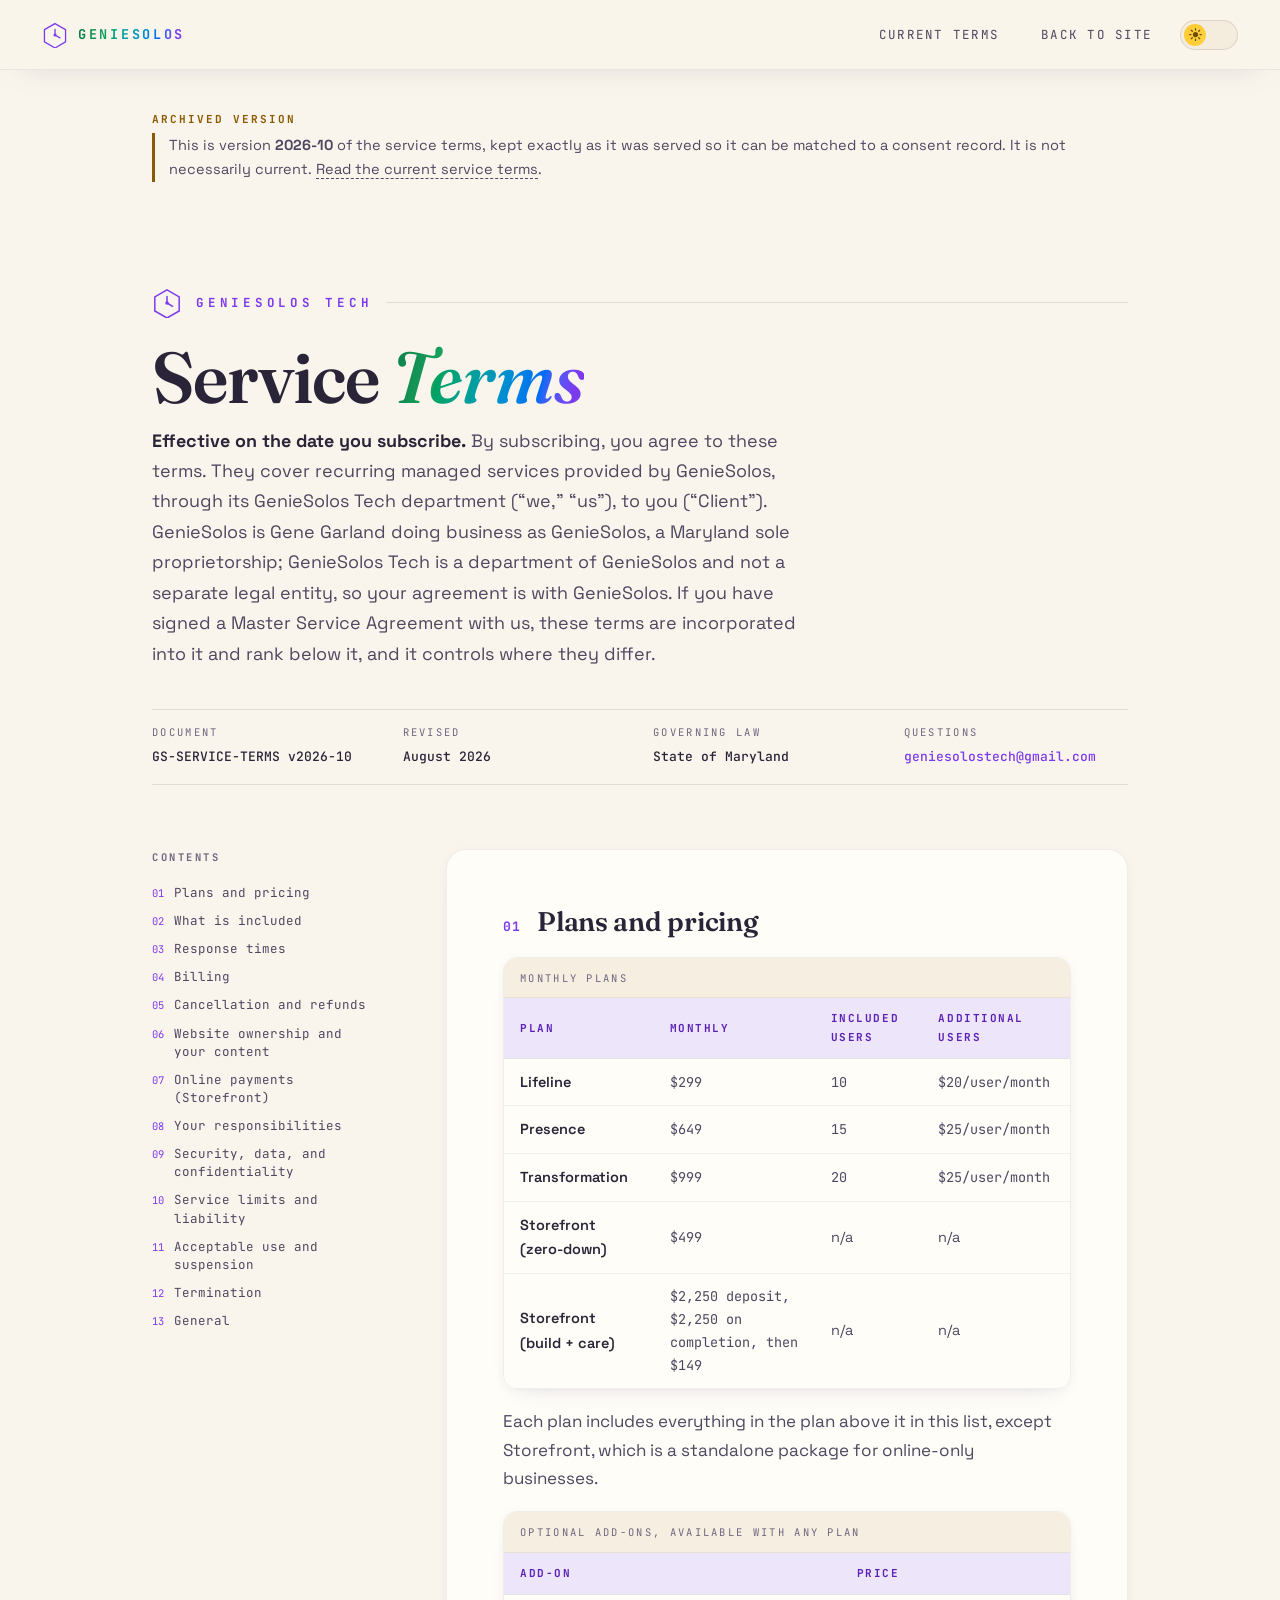
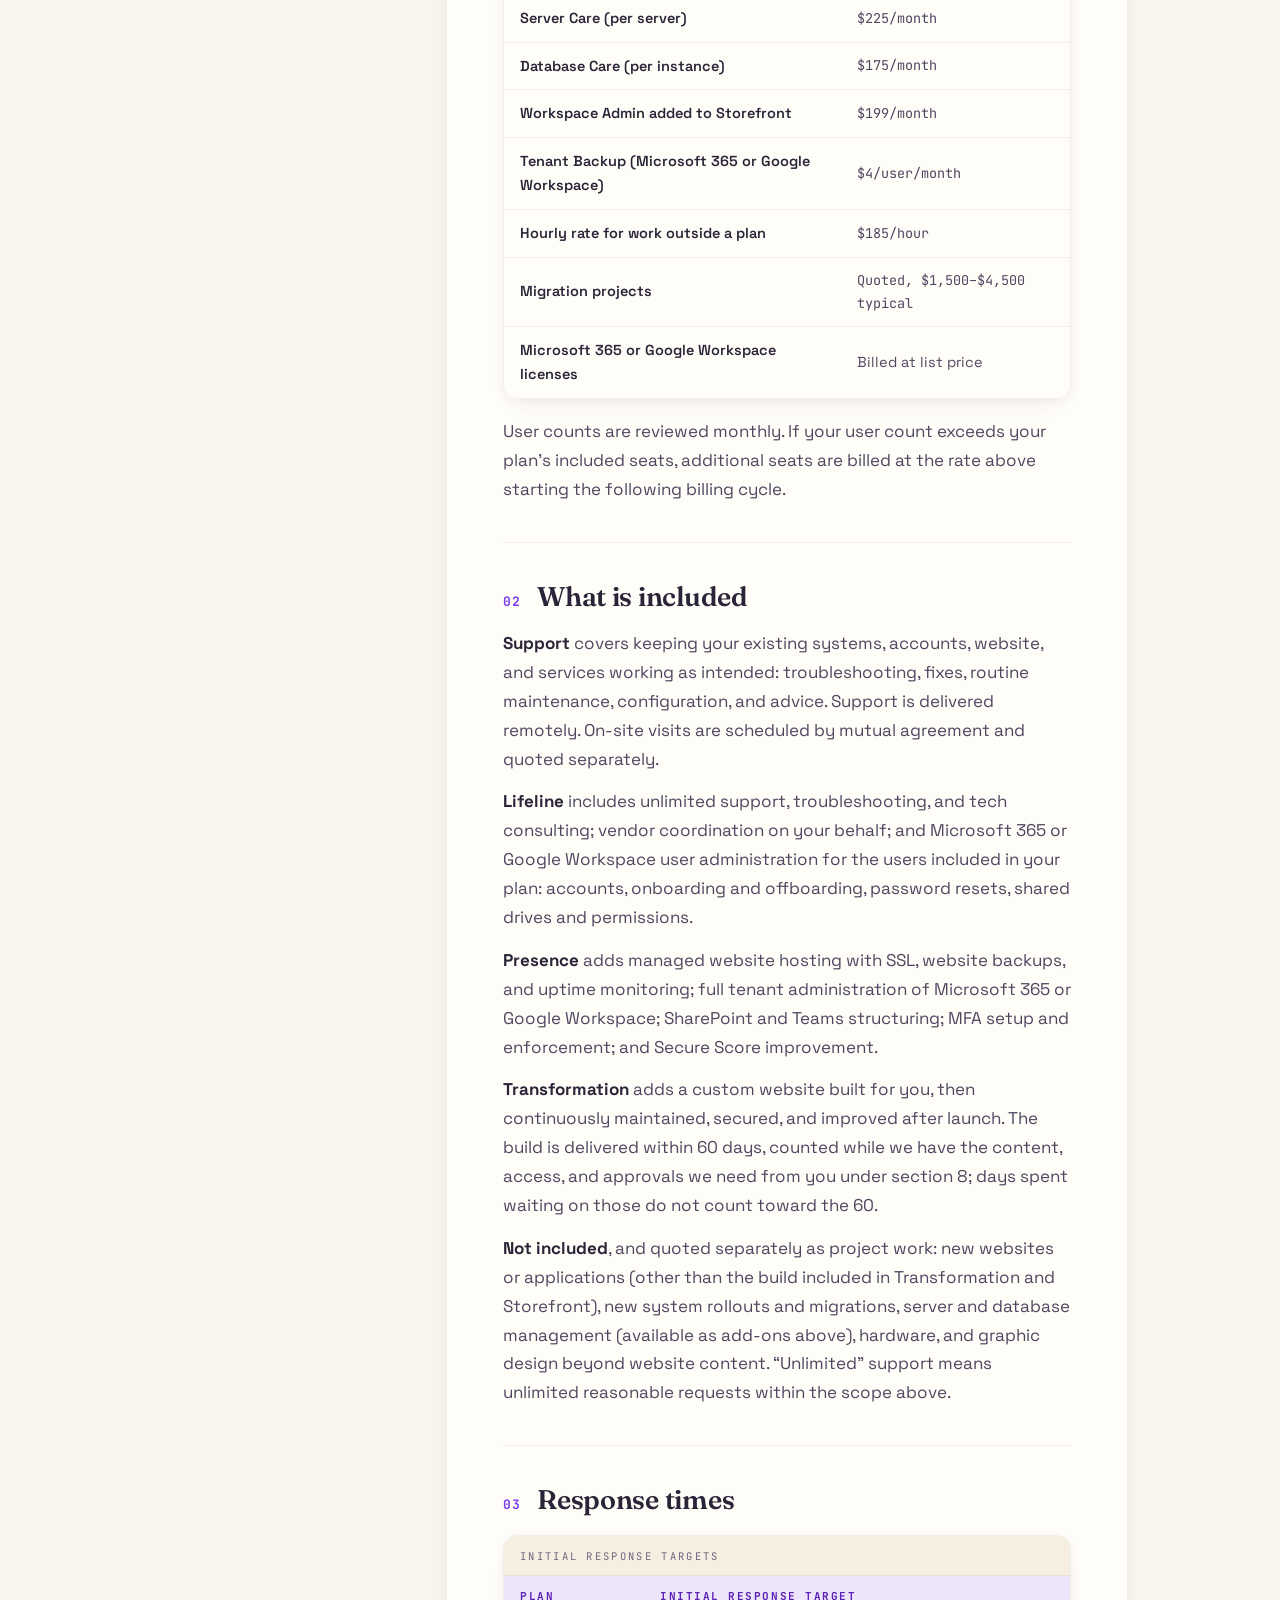
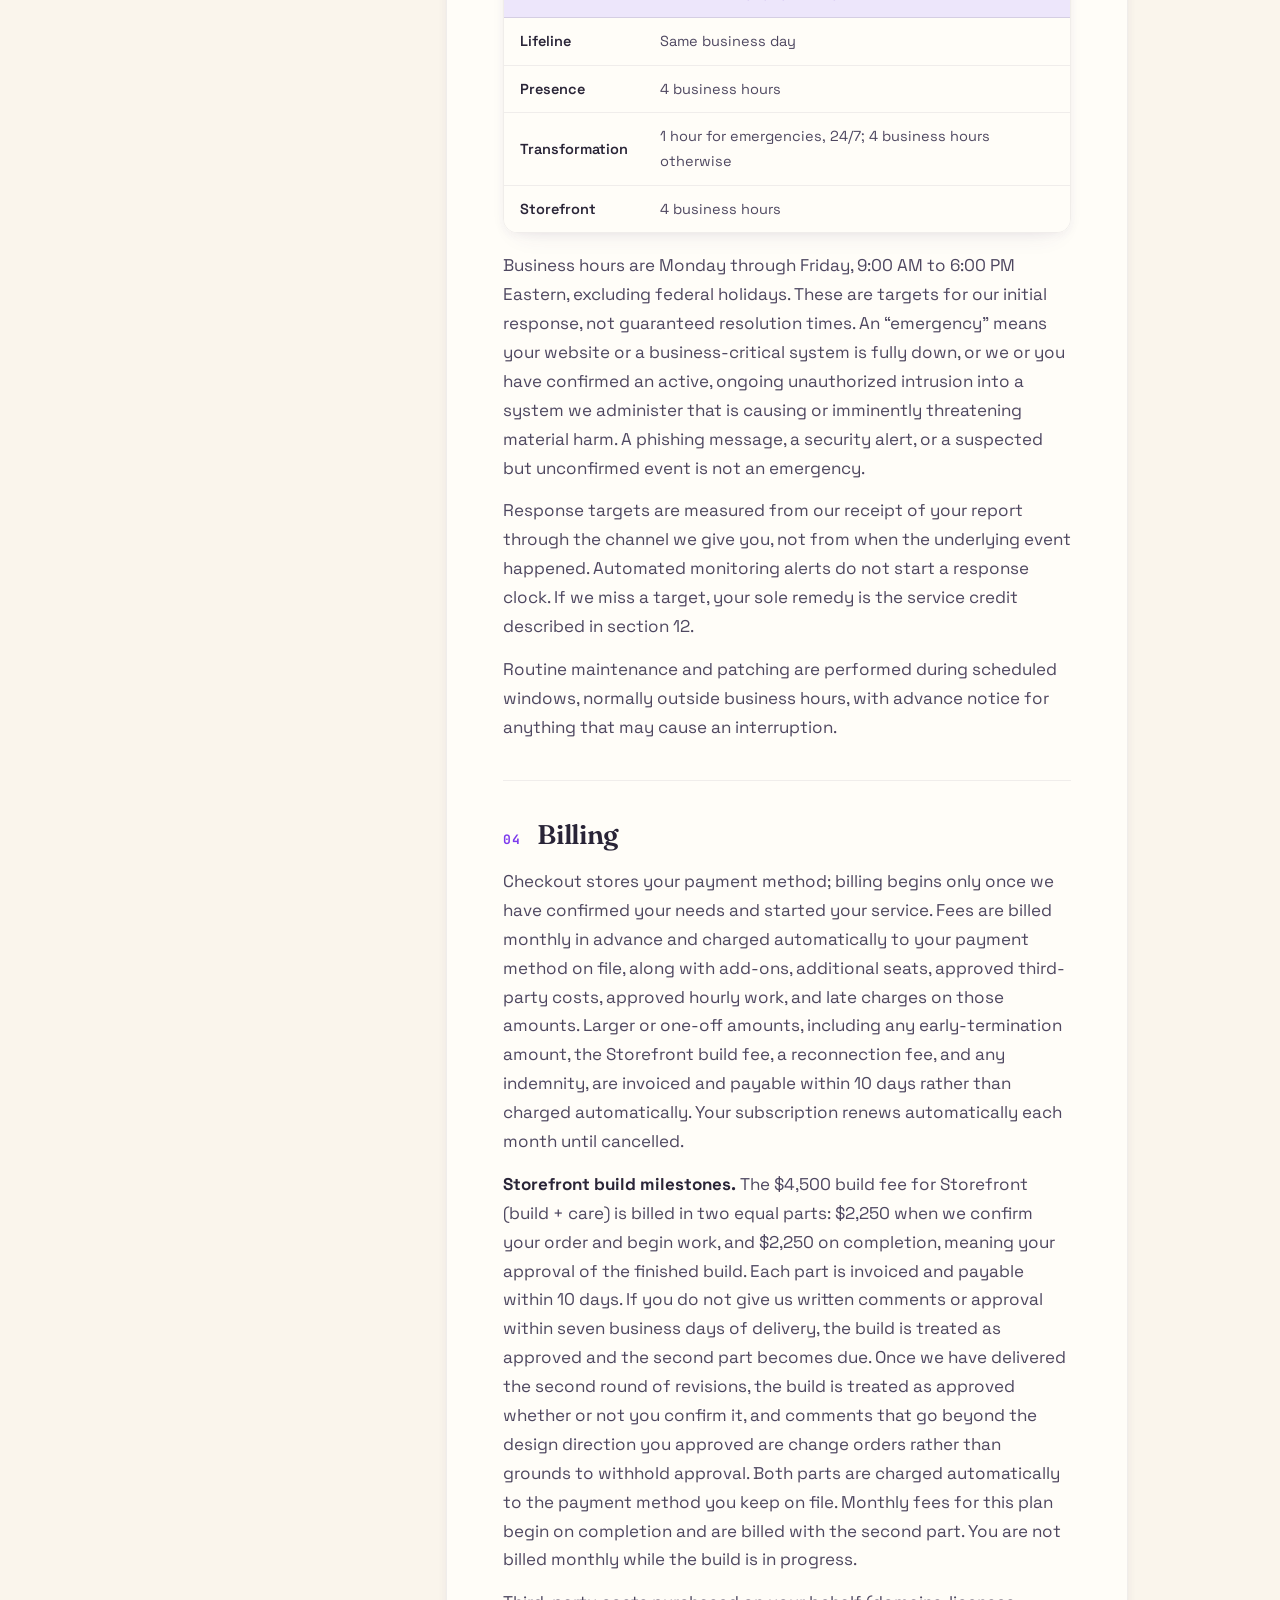
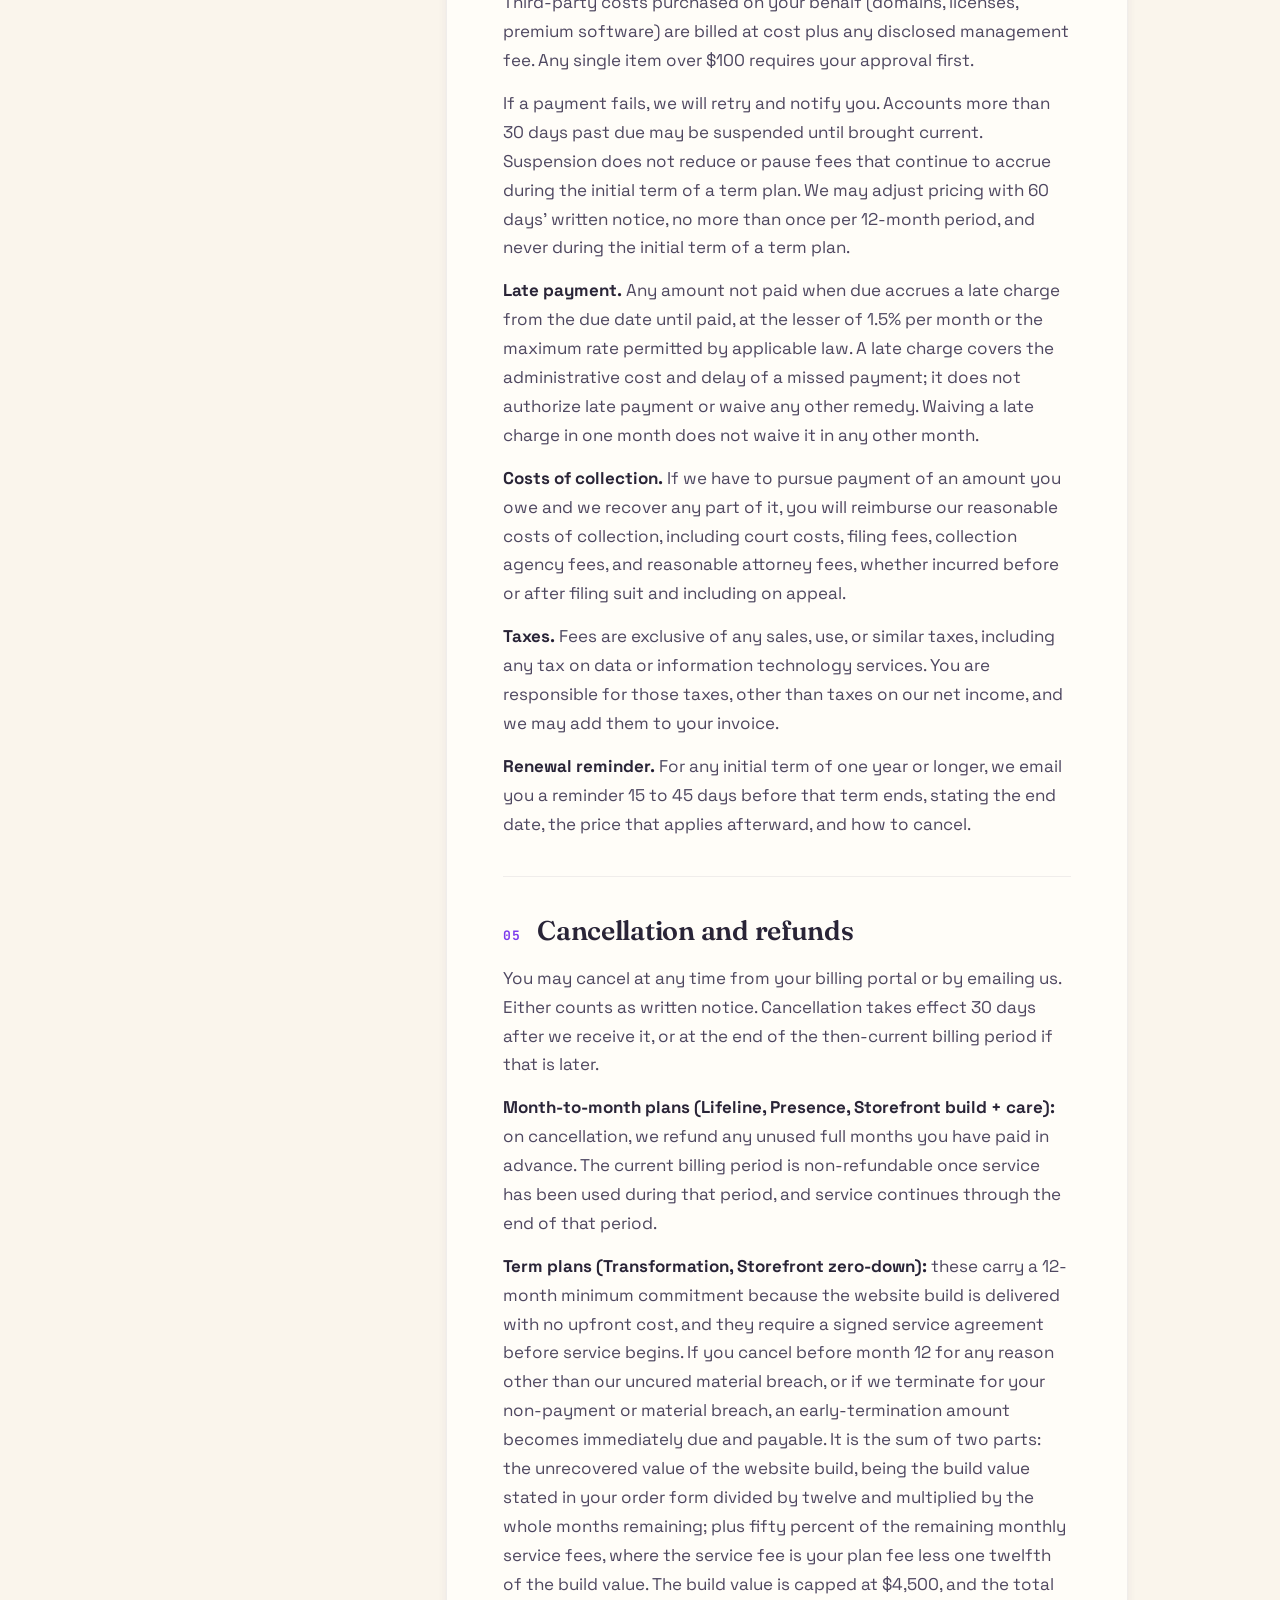
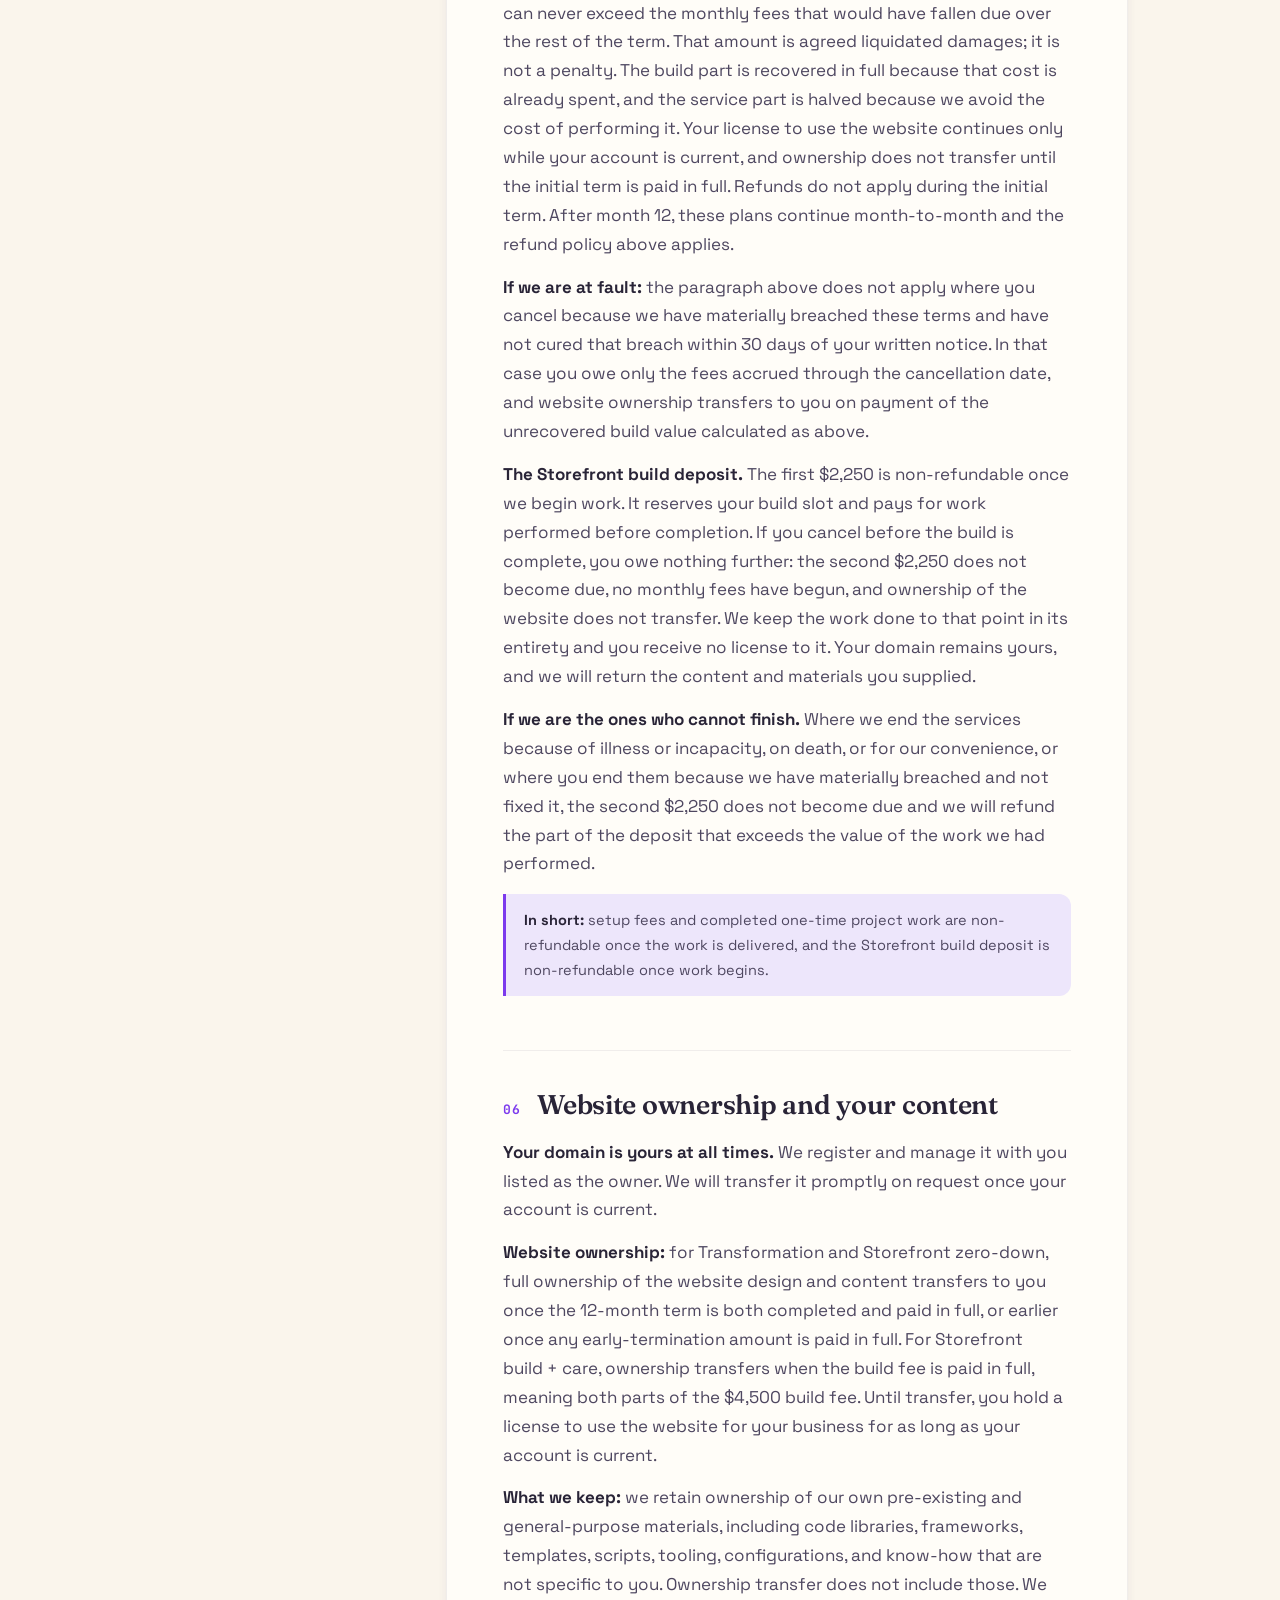
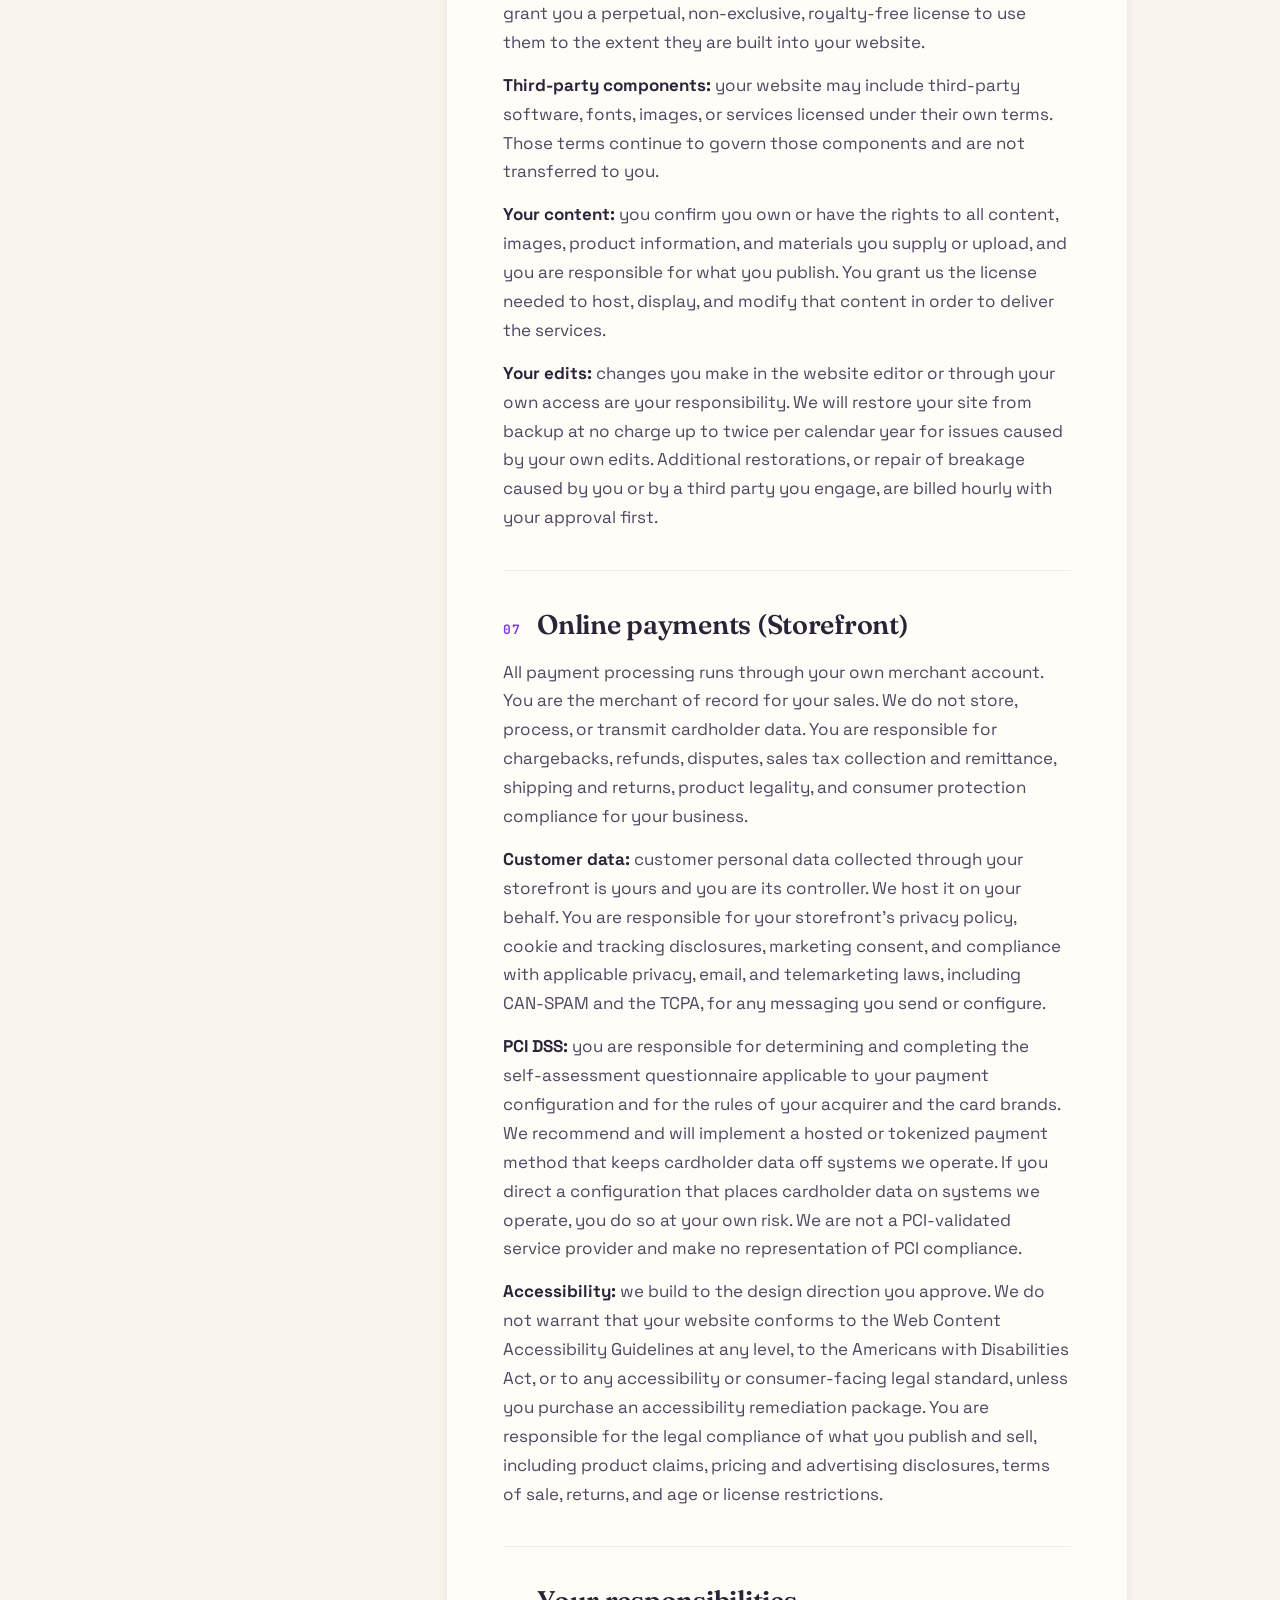
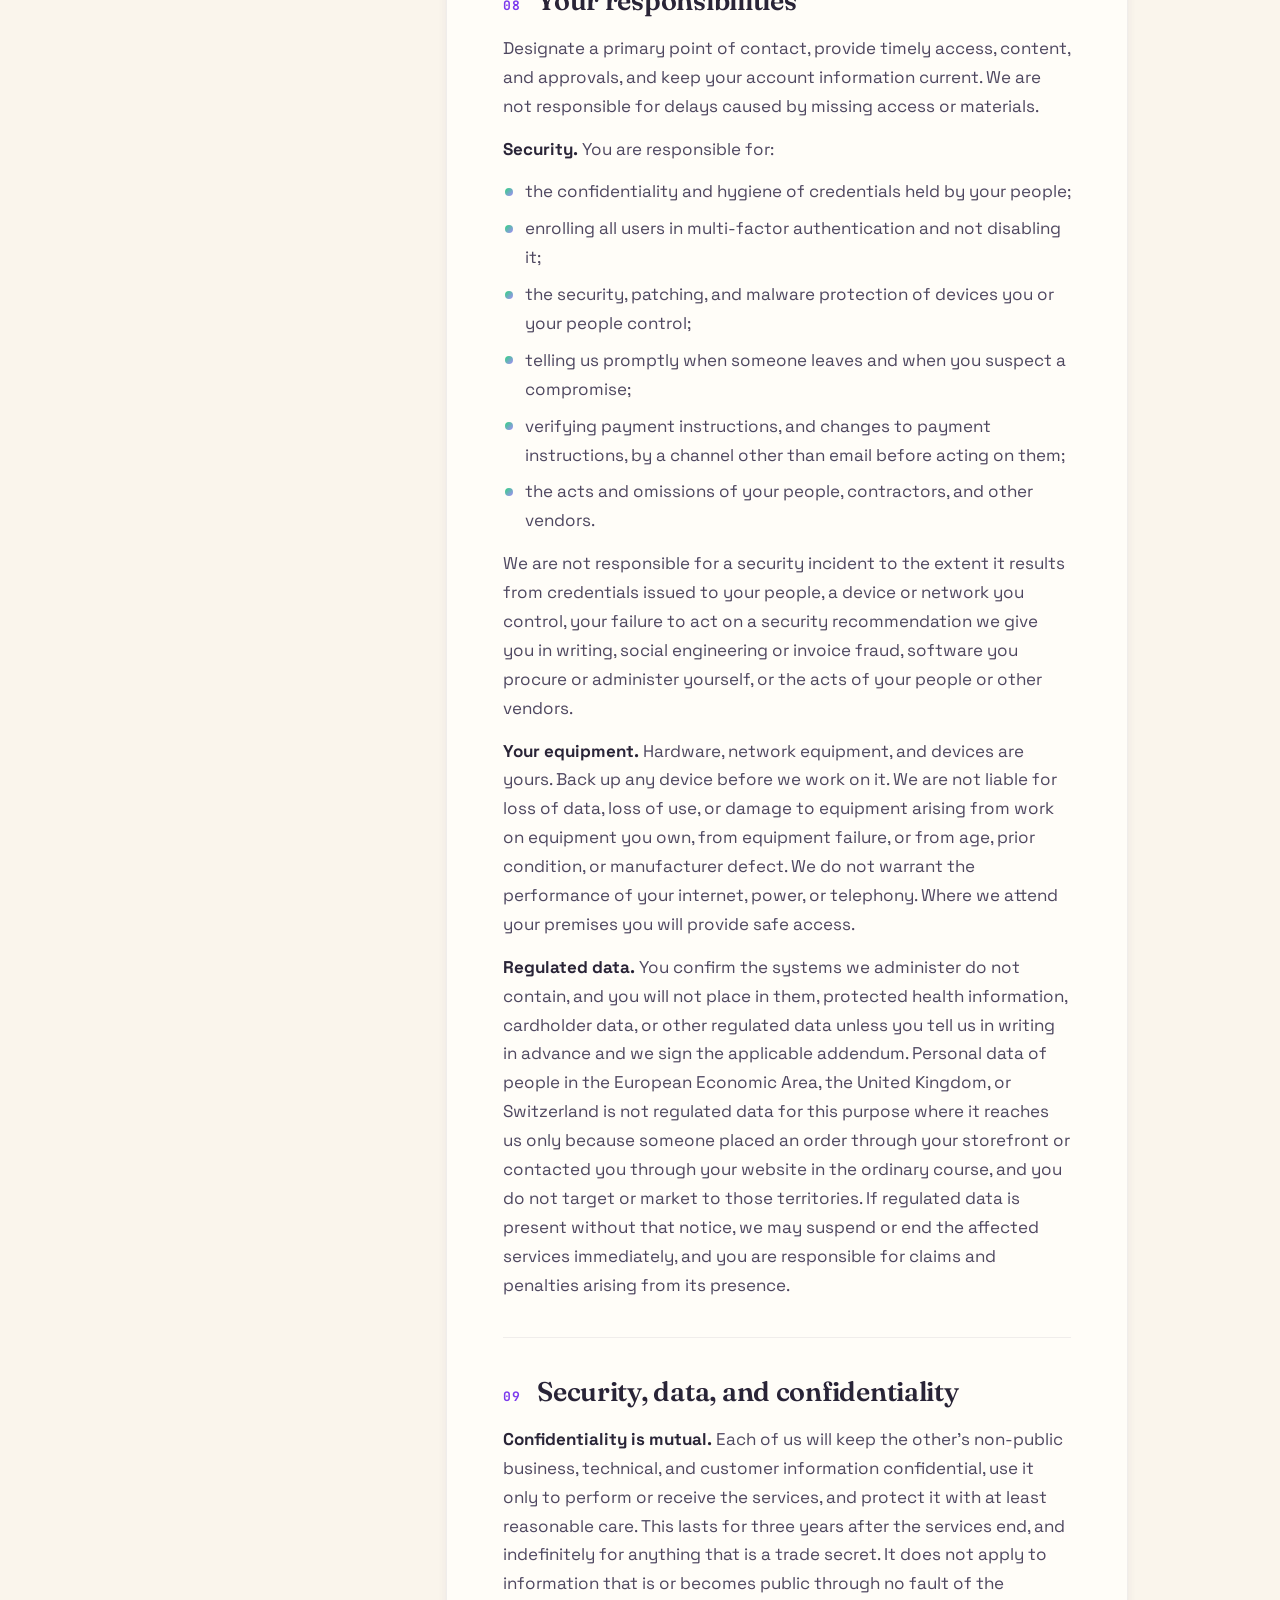
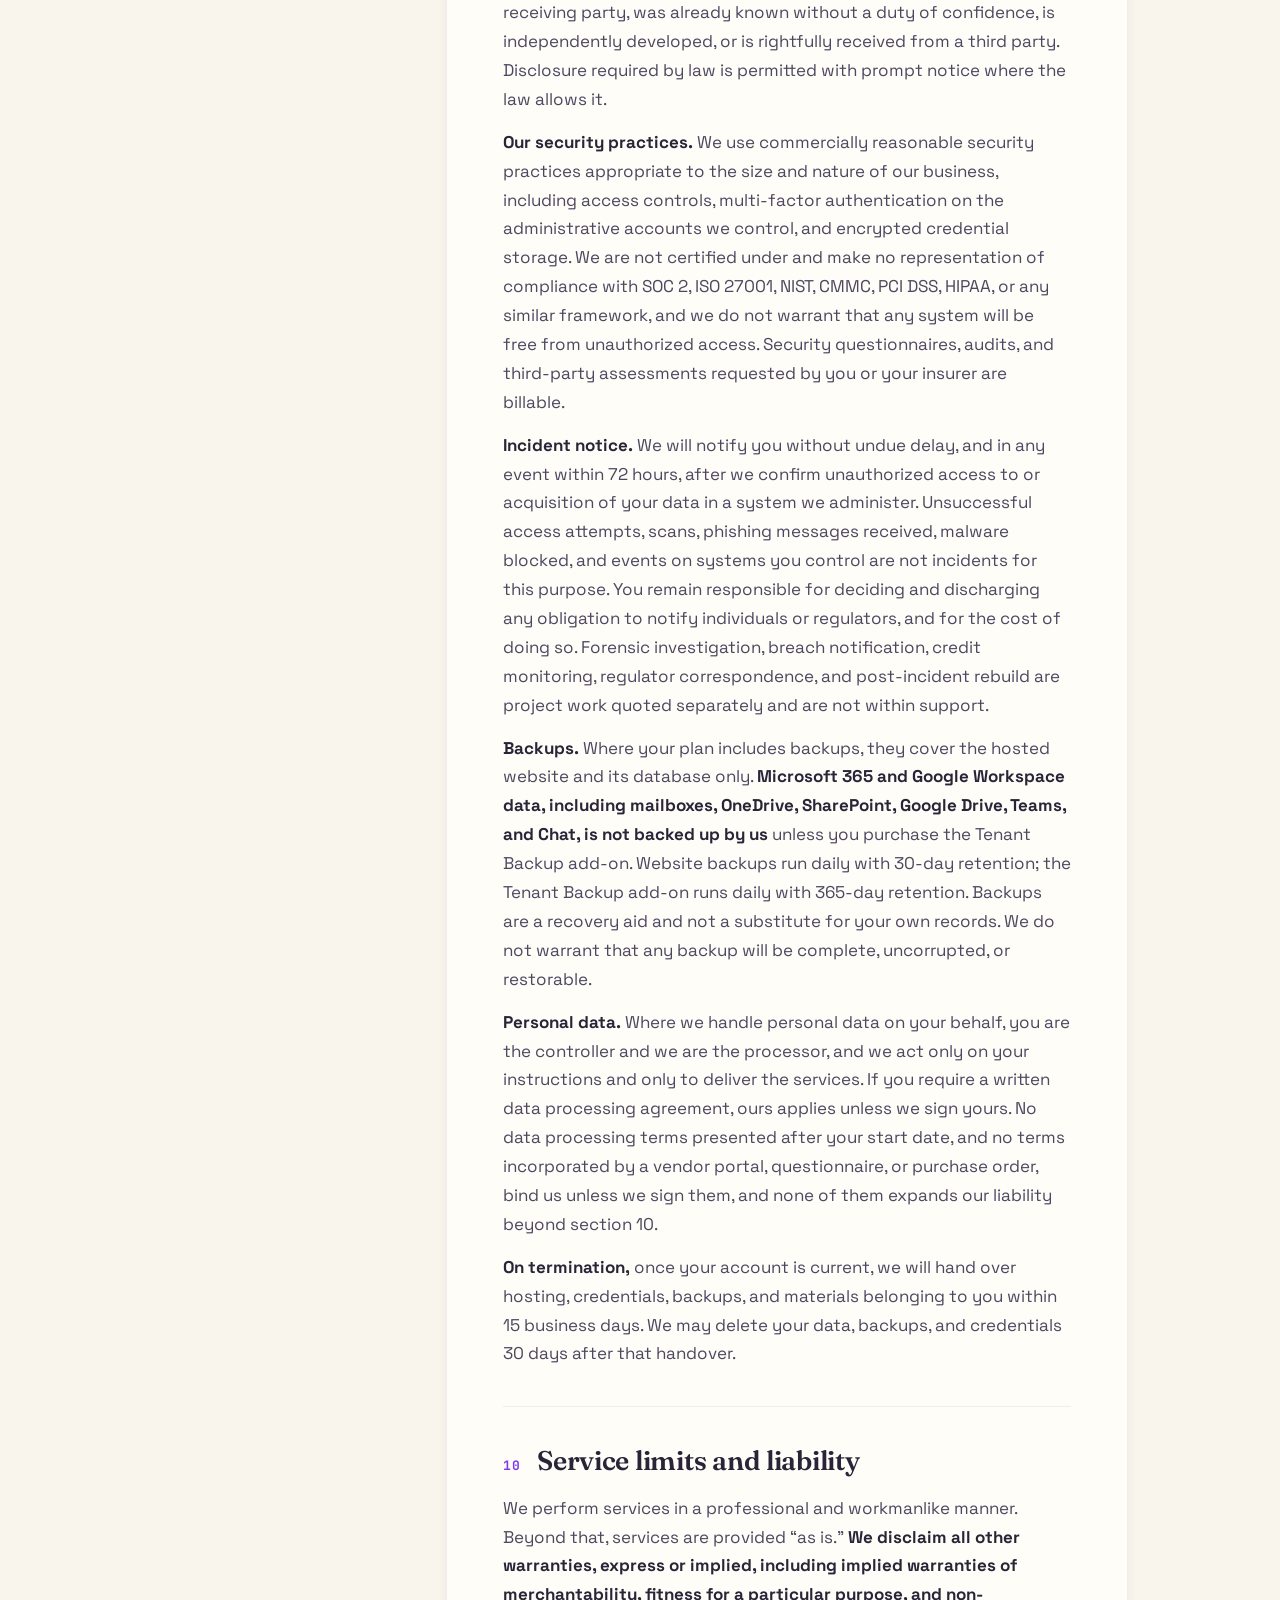
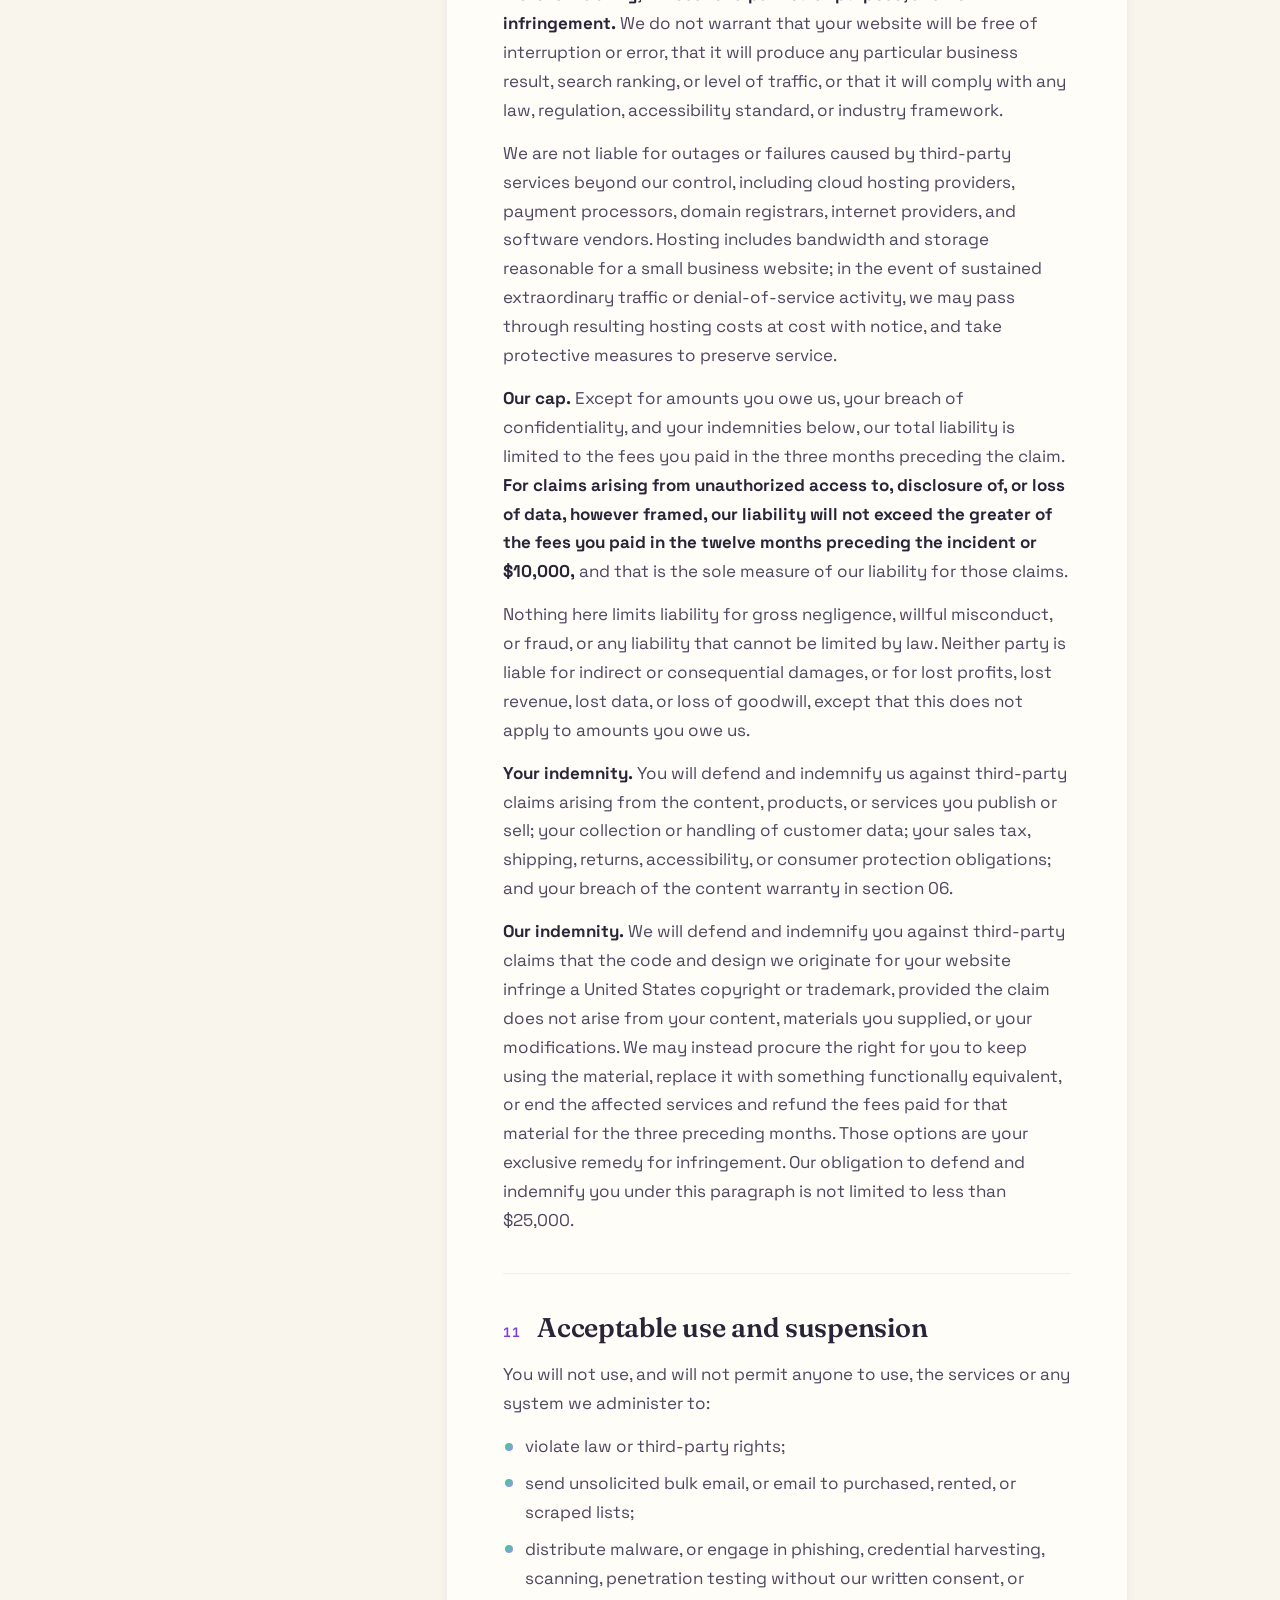
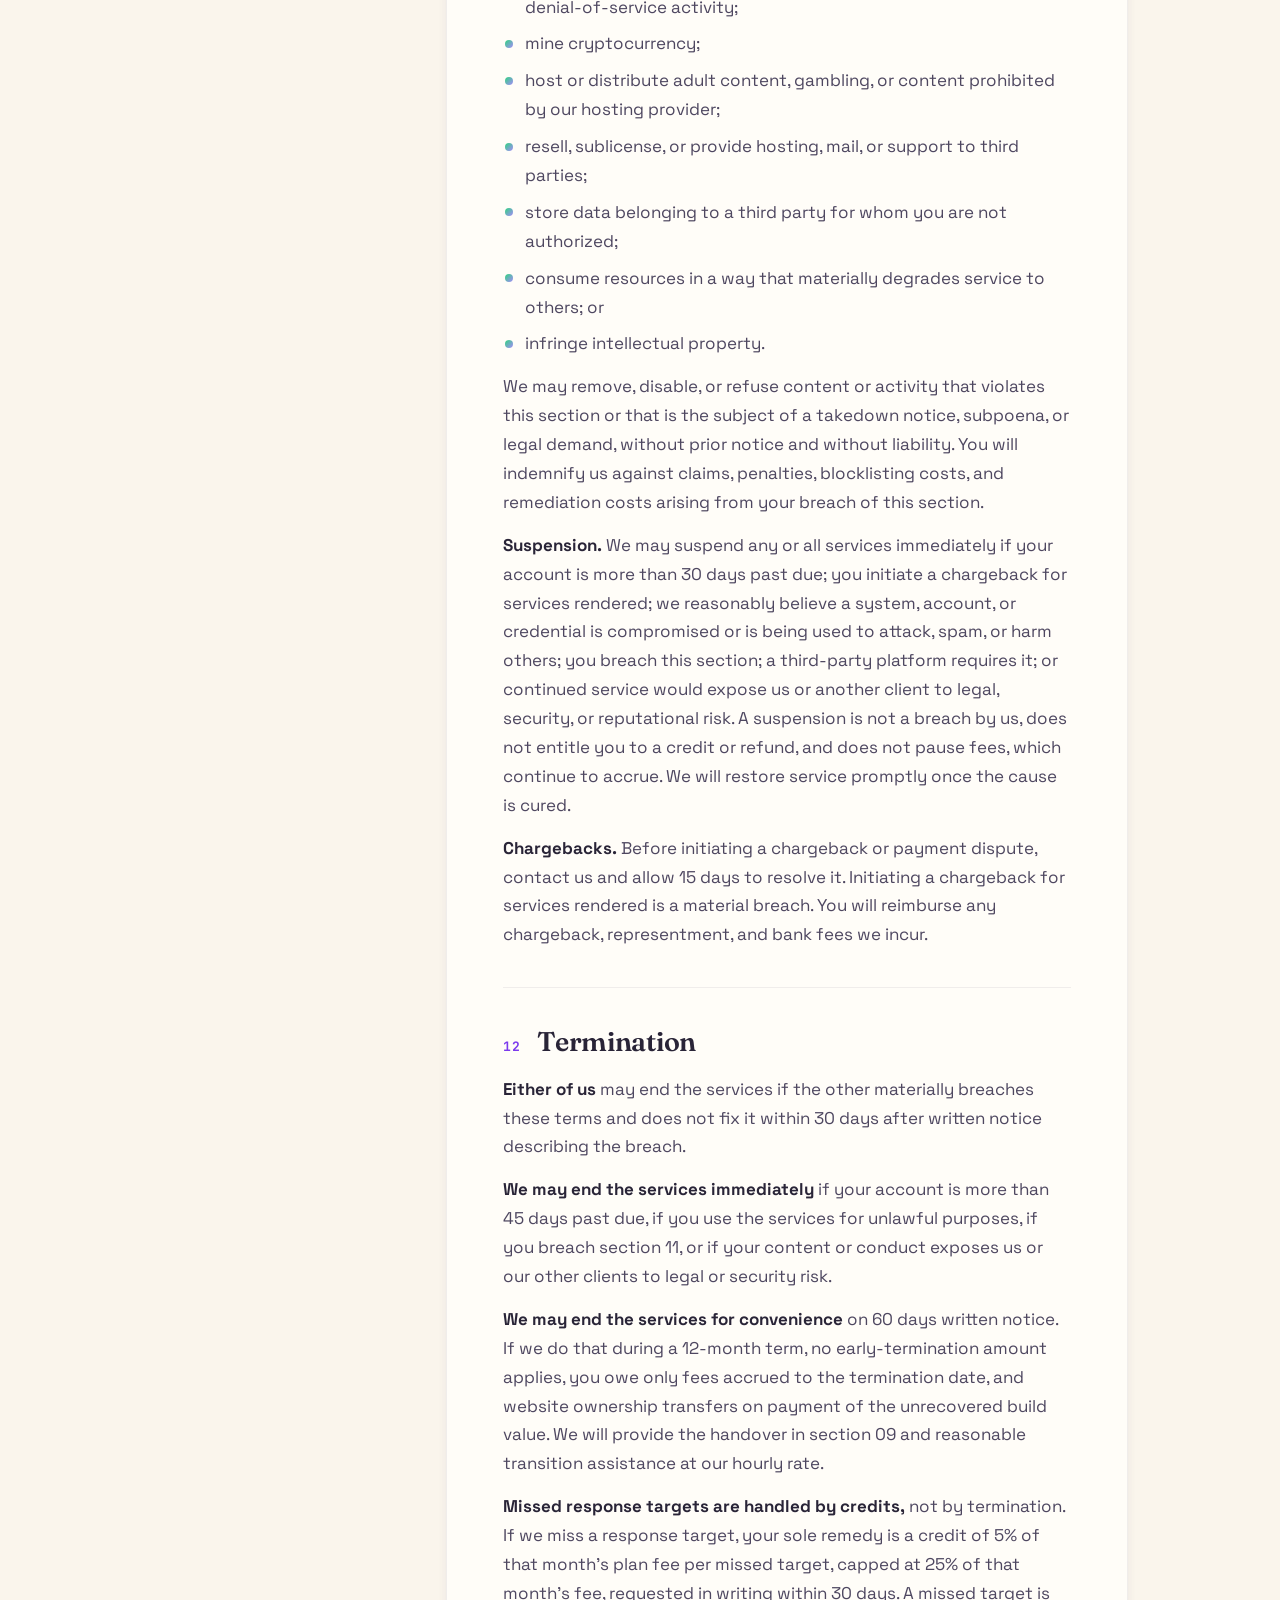
<file: terms/v2026-10.html>
<!DOCTYPE html>
<html lang="en">
<head>
<meta charset="utf-8">
<meta name="viewport" content="width=device-width, initial-scale=1, viewport-fit=cover">
<title>Service Terms v2026-10 (archived) | GenieSolos Tech</title>
<meta name="description" content="Archived copy of the GenieSolos Tech service terms, version 2026-10, kept exactly as served so the consent recorded at checkout can be matched to the document it names.">
<meta name="author" content="Gene Garland">

<!-- THE ARCHIVE. This file is the immutable record of what version 2026-10 of
     the service terms said, kept so a customer's consent record (captured at
     checkout, see api/checkout/index.mjs) can be matched to the document they
     actually agreed to. DO NOT EDIT the document body below. Correcting the
     terms means cutting a NEW version: bump TERMS_VERSION in js/store-cart.js
     and CURRENT_TERMS_VERSION in api/checkout/index.mjs, then copy terms.html
     to terms/v<new>.html. tests/terms-version.test.mjs compares this body
     against terms.html word for word and fails if the two ever part company.

     /terms remains the current pointer; this URL is stable forever. -->
<link rel="canonical" href="https://geniesolos.com/terms/v2026-10.html">
<!-- Byte-for-byte a copy of /terms, so it must never compete with it in
     search; it exists to be cited, not found. -->
<meta name="robots" content="noindex, follow">
<meta name="theme-color" content="#FAF5EC" id="themeColor">

<!-- Applies the saved theme before first paint, same as the homepage, so a
     dark-theme visitor never eats a cream flash. This block is byte-identical
     to the one in index.html ON PURPOSE: the CloudFront CSP allows inline
     scripts only by sha256 hash, and that hash covers exactly this text. Any
     edit here must be mirrored in index.html AND in the CSP response headers
     policy on the distribution. -->
<script>
(function () {
  var pick = null;
  var q = /[?&]theme=(dark|light)\b/.exec(location.search);   // shareable / testable
  if (q) { pick = q[1]; }
  else {
    try { pick = localStorage.getItem('gs-theme'); } catch (e) { /* private mode */ }
  }
  if (pick === 'dark') {
    document.documentElement.setAttribute('data-theme', 'dark');
    var m = document.getElementById('themeColor');
    if (m) m.setAttribute('content', '#060807');
  }
})();
</script>

<meta property="og:type" content="website">
<meta property="og:title" content="Service Terms v2026-10 (archived) | GenieSolos Tech">
<meta property="og:description" content="Archived copy of version 2026-10 of the GenieSolos Tech service terms.">
<meta property="og:url" content="https://geniesolos.com/terms/v2026-10.html">
<meta property="og:image" content="https://geniesolos.com/assets/og-card.png">

<!-- Root-relative from here down: this page sits one directory deep, so a
     bare "css/terms.css" would resolve to /terms/css/terms.css and 404. -->
<link rel="icon" href="/assets/favicon.svg" type="image/svg+xml">
<link rel="apple-touch-icon" href="/assets/favicon.svg">

<link rel="preconnect" href="https://fonts.googleapis.com">
<link rel="preconnect" href="https://fonts.gstatic.com" crossorigin>
<link href="https://fonts.googleapis.com/css2?family=Fraunces:ital,opsz,wght@0,9..144,400;0,9..144,600;1,9..144,400;1,9..144,600&family=JetBrains+Mono:wght@300;400;500;700&family=Space+Grotesk:wght@300;400;500;600;700&display=swap" rel="stylesheet">

<!-- The page's styles live in css/terms.css, NOT inline: CloudFront attaches
     a Content-Security-Policy with style-src 'self', which blocks inline
     <style> blocks entirely. Same ?v= cache-busting rule as the homepage. -->
<link rel="stylesheet" href="/css/terms.css?v=20260816">
</head>
<body>

<a class="skip" href="#terms">Skip to content</a>

<!-- ══════════ NAV ══════════ -->
<header class="nav">
  <a class="nav__brand" href="/">
    <span class="nav__mark" aria-hidden="true">
      <svg viewBox="0 0 32 32" width="26" height="26"><path d="M16 2 29 9.5v15L16 32 3 24.5v-15Z" fill="none" stroke="currentColor" stroke-width="1.6"/><path d="M16 9v7l6 3.5" fill="none" stroke="currentColor" stroke-width="1.6" stroke-linecap="round"/><circle cx="16" cy="16" r="1.9" fill="currentColor"/></svg>
    </span>
    <span class="nav__name">GENIESOLOS</span>
  </a>

  <div class="nav__end">
    <a class="nav__back" href="/terms"><span>Current terms</span></a>
    <a class="nav__back" href="/"><span>Back to site</span></a>
    <button class="themetog" id="themeToggle" type="button" role="switch" aria-checked="false"
            aria-label="Dark theme" title="Switch theme">
      <span class="themetog__thumb" aria-hidden="true">
        <svg class="themetog__ico themetog__ico--sun" viewBox="0 0 24 24" width="15" height="15">
          <circle cx="12" cy="12" r="4.2" fill="currentColor"/>
          <g stroke="currentColor" stroke-width="2" stroke-linecap="round">
            <path d="M12 2.6v2.2M12 19.2v2.2M21.4 12h-2.2M4.8 12H2.6M18.7 5.3l-1.6 1.6M6.9 17.1l-1.6 1.6M18.7 18.7l-1.6-1.6M6.9 6.9 5.3 5.3"/>
          </g>
        </svg>
        <svg class="themetog__ico themetog__ico--moon" viewBox="0 0 24 24" width="15" height="15">
          <path d="M20 14.2A8.4 8.4 0 0 1 9.8 4a8.4 8.4 0 1 0 10.2 10.2Z" fill="currentColor"/>
        </svg>
      </span>
    </button>
  </div>
</header>

<!-- ══════════ ARCHIVE NOTICE ══════════
     Above the plate on purpose: the plate and everything below it is compared
     against terms.html word for word by tests/terms-version.test.mjs, so
     nothing may be added down there. This notice is the one thing the archive
     says that the live page does not. -->
<aside class="archived" role="note">
  <p class="archived__tag">Archived version</p>
  <p class="archived__text">
    This is version <b>2026&#8209;10</b> of the service terms, kept exactly as it was served so
    it can be matched to a consent record. It is not necessarily current.
    <a href="/terms">Read the current service terms</a>.
  </p>
</aside>

<!-- ══════════ DOCUMENT PLATE ══════════ -->
<section class="plate">
  <p class="plate__mark">
    <svg viewBox="0 0 32 32" width="30" height="30" aria-hidden="true"><path d="M16 2 29 9.5v15L16 32 3 24.5v-15Z" fill="none" stroke="currentColor" stroke-width="1.6"/><path d="M16 9v7l6 3.5" fill="none" stroke="currentColor" stroke-width="1.6" stroke-linecap="round"/><circle cx="16" cy="16" r="1.9" fill="currentColor"/></svg>
    GenieSolos&nbsp;Tech
    <span class="rule" aria-hidden="true"></span>
  </p>

  <h1>Service <em>Terms</em></h1>

  <p class="plate__lede">
    <b>Effective on the date you subscribe.</b> By subscribing, you agree to these terms.
    They cover recurring managed services provided by GenieSolos, through its GenieSolos&nbsp;Tech
    department (&ldquo;we,&rdquo; &ldquo;us&rdquo;), to you (&ldquo;Client&rdquo;). GenieSolos is
    Gene&nbsp;Garland doing business as GenieSolos, a Maryland sole proprietorship; GenieSolos&nbsp;Tech
    is a department of GenieSolos and not a separate legal entity, so your agreement is with
    GenieSolos. If you have signed a Master Service Agreement with us, these terms are incorporated into it and
    rank below it, and it controls where they differ.
  </p>

  <dl class="plate__meta">
    <div>
      <dt>Document</dt>
      <dd>GS&#8209;SERVICE&#8209;TERMS v2026&#8209;10</dd>
    </div>
    <div>
      <dt>Revised</dt>
      <dd>August 2026</dd>
    </div>
    <div>
      <dt>Governing law</dt>
      <dd>State of Maryland</dd>
    </div>
    <div>
      <dt>Questions</dt>
      <dd><a href="mailto:geniesolostech@gmail.com">geniesolostech@gmail.com</a></dd>
    </div>
  </dl>
</section>

<!-- ══════════ DOCUMENT BODY ══════════ -->
<main class="doc" id="terms">

  <nav class="toc" aria-label="Table of contents">
    <h2>Contents</h2>
    <ol>
      <li><a href="#plans">Plans and pricing</a></li>
      <li><a href="#included">What is included</a></li>
      <li><a href="#response">Response times</a></li>
      <li><a href="#billing">Billing</a></li>
      <li><a href="#cancellation">Cancellation and refunds</a></li>
      <li><a href="#ownership">Website ownership and your content</a></li>
      <li><a href="#payments">Online payments (Storefront)</a></li>
      <li><a href="#responsibilities">Your responsibilities</a></li>
      <li><a href="#confidentiality">Security, data, and confidentiality</a></li>
      <li><a href="#liability">Service limits and liability</a></li>
      <li><a href="#acceptable">Acceptable use and suspension</a></li>
      <li><a href="#termination">Termination</a></li>
      <li><a href="#general">General</a></li>
    </ol>
  </nav>

  <article class="paper">

    <section class="sec" id="plans">
      <header class="sec__head"><span class="sec__num">01</span><h2>Plans and pricing</h2></header>

      <div class="tbl-wrap">
        <table>
          <caption>Monthly plans</caption>
          <thead>
            <tr><th>Plan</th><th>Monthly</th><th>Included users</th><th>Additional users</th></tr>
          </thead>
          <tbody>
            <tr><td>Lifeline</td><td class="num">$299</td><td class="num">10</td><td class="num">$20/user/month</td></tr>
            <tr><td>Presence</td><td class="num">$649</td><td class="num">15</td><td class="num">$25/user/month</td></tr>
            <tr><td>Transformation</td><td class="num">$999</td><td class="num">20</td><td class="num">$25/user/month</td></tr>
            <tr><td>Storefront (zero&#8209;down)</td><td class="num">$499</td><td>n/a</td><td>n/a</td></tr>
            <tr><td>Storefront (build&nbsp;+&nbsp;care)</td><td class="num">$2,250 deposit, $2,250 on completion, then $149</td><td>n/a</td><td>n/a</td></tr>
          </tbody>
        </table>
      </div>

      <p>
        Each plan includes everything in the plan above it in this list, except Storefront,
        which is a standalone package for online-only businesses.
      </p>

      <div class="tbl-wrap">
        <table>
          <caption>Optional add-ons, available with any plan</caption>
          <thead>
            <tr><th>Add-on</th><th>Price</th></tr>
          </thead>
          <tbody>
            <tr><td>Server Care (per server)</td><td class="num">$225/month</td></tr>
            <tr><td>Database Care (per instance)</td><td class="num">$175/month</td></tr>
            <tr><td>Workspace Admin added to Storefront</td><td class="num">$199/month</td></tr>
            <tr><td>Tenant Backup (Microsoft&nbsp;365 or Google Workspace)</td><td class="num">$4/user/month</td></tr>
            <tr><td>Hourly rate for work outside a plan</td><td class="num">$185/hour</td></tr>
            <tr><td>Migration projects</td><td class="num">Quoted, $1,500&ndash;$4,500 typical</td></tr>
            <tr><td>Microsoft 365 or Google Workspace licenses</td><td>Billed at list price</td></tr>
          </tbody>
        </table>
      </div>

      <p>
        User counts are reviewed monthly. If your user count exceeds your plan&rsquo;s included
        seats, additional seats are billed at the rate above starting the following billing cycle.
      </p>
    </section>

    <section class="sec" id="included">
      <header class="sec__head"><span class="sec__num">02</span><h2>What is included</h2></header>
      <p>
        <b>Support</b> covers keeping your existing systems, accounts, website, and services
        working as intended: troubleshooting, fixes, routine maintenance, configuration, and
        advice. Support is delivered remotely. On-site visits are scheduled by mutual agreement
        and quoted separately.
      </p>
      <p>
        <b>Lifeline</b> includes unlimited support, troubleshooting, and tech consulting;
        vendor coordination on your behalf; and Microsoft 365 or Google Workspace user
        administration for the users included in your plan: accounts, onboarding and
        offboarding, password resets, shared drives and permissions.
      </p>
      <p>
        <b>Presence</b> adds managed website hosting with SSL, website backups, and uptime
        monitoring; full tenant administration of Microsoft 365 or Google Workspace;
        SharePoint and Teams structuring; MFA setup and enforcement; and Secure Score
        improvement.
      </p>
      <p>
        <b>Transformation</b> adds a custom website built for you, then continuously
        maintained, secured, and improved after launch. The build is delivered within
        60 days, counted while we have the content, access, and approvals we need from
        you under section 8; days spent waiting on those do not count toward the 60.
      </p>
      <p>
        <b>Not included</b>, and quoted separately as project work: new websites or applications
        (other than the build included in Transformation and Storefront), new system rollouts and
        migrations, server and database management (available as add-ons above), hardware, and
        graphic design beyond website content. &ldquo;Unlimited&rdquo; support means unlimited
        reasonable requests within the scope above.
      </p>
    </section>

    <section class="sec" id="response">
      <header class="sec__head"><span class="sec__num">03</span><h2>Response times</h2></header>

      <div class="tbl-wrap">
        <table>
          <caption>Initial response targets</caption>
          <thead>
            <tr><th>Plan</th><th>Initial response target</th></tr>
          </thead>
          <tbody>
            <tr><td>Lifeline</td><td>Same business day</td></tr>
            <tr><td>Presence</td><td>4 business hours</td></tr>
            <tr><td>Transformation</td><td>1 hour for emergencies, 24/7; 4 business hours otherwise</td></tr>
            <tr><td>Storefront</td><td>4 business hours</td></tr>
          </tbody>
        </table>
      </div>

      <p>
        Business hours are Monday through Friday, 9:00 AM to 6:00 PM Eastern, excluding federal
        holidays. These are targets for our initial response, not guaranteed resolution times.
        An &ldquo;emergency&rdquo; means your website or a business-critical system is fully down,
        or we or you have confirmed an active, ongoing unauthorized intrusion into a system we
        administer that is causing or imminently threatening material harm. A phishing message, a
        security alert, or a suspected but unconfirmed event is not an emergency.
      </p>
      <p>
        Response targets are measured from our receipt of your report through the channel we give
        you, not from when the underlying event happened. Automated monitoring alerts do not start
        a response clock. If we miss a target, your sole remedy is the service credit described in
        section&nbsp;12.
      </p>
      <p>
        Routine maintenance and patching are performed during scheduled windows, normally outside
        business hours, with advance notice for anything that may cause an interruption.
      </p>
    </section>

    <section class="sec" id="billing">
      <header class="sec__head"><span class="sec__num">04</span><h2>Billing</h2></header>
      <p>
        Checkout stores your payment method; billing begins only once we have confirmed your
        needs and started your service. Fees are billed monthly in advance and charged
        automatically to your payment method on file, along with add-ons, additional seats, approved
        third-party costs, approved hourly work, and late charges on those amounts. Larger or one-off
        amounts, including any early-termination amount, the Storefront build fee, a reconnection fee,
        and any indemnity, are invoiced and payable within 10 days rather than charged automatically.
        Your subscription renews automatically each month until cancelled.
      </p>
      <p>
        <b>Storefront build milestones.</b> The $4,500 build fee for Storefront
        (build&nbsp;+&nbsp;care) is billed in two equal parts: $2,250 when we confirm your order
        and begin work, and $2,250 on completion, meaning your approval of the finished build. Each part
        is invoiced and payable within 10 days. If you do not give us
        written comments or approval within seven business days of delivery, the build is treated
        as approved and the second part becomes due. Once we have delivered the second round of
        revisions, the build is treated as approved whether or not you confirm it, and comments
        that go beyond the design direction you approved are change orders rather than grounds to
        withhold approval. Both parts are charged automatically to the payment method you keep on
        file. Monthly fees for this plan begin on completion and are billed with the second part.
        You are not billed monthly while the build is in progress.
      </p>
      <p>
        Third-party costs purchased on your behalf (domains, licenses, premium software) are
        billed at cost plus any disclosed management fee. Any single item over $100 requires
        your approval first.
      </p>
      <p>
        If a payment fails, we will retry and notify you. Accounts more than 30 days past due
        may be suspended until brought current. Suspension does not reduce or pause fees that
        continue to accrue during the initial term of a term plan. We may adjust pricing with
        60 days&rsquo; written notice, no more than once per 12-month period, and never during the
        initial term of a term plan.
      </p>
      <p>
        <b>Late payment.</b> Any amount not paid when due accrues a late charge from the due date
        until paid, at the lesser of 1.5% per month or the maximum rate permitted by applicable
        law. A late charge covers the administrative cost and delay of a missed payment; it does
        not authorize late payment or waive any other remedy. Waiving a late charge in one month
        does not waive it in any other month.
      </p>
      <p>
        <b>Costs of collection.</b> If we have to pursue payment of an amount you owe and we
        recover any part of it, you will reimburse our reasonable costs of collection, including
        court costs, filing fees, collection agency fees, and reasonable attorney fees, whether
        incurred before or after filing suit and including on appeal.
      </p>
      <p>
        <b>Taxes.</b> Fees are exclusive of any sales, use, or similar taxes, including any tax on
        data or information technology services. You are responsible for those taxes, other than
        taxes on our net income, and we may add them to your invoice.
      </p>
      <p>
        <b>Renewal reminder.</b> For any initial term of one year or longer, we email you a
        reminder 15 to 45 days before that term ends, stating the end date, the price that applies
        afterward, and how to cancel.
      </p>
    </section>

    <section class="sec" id="cancellation">
      <header class="sec__head"><span class="sec__num">05</span><h2>Cancellation and refunds</h2></header>
      <p>You may cancel at any time from your billing portal or by emailing us. Either counts as written
        notice. Cancellation takes effect 30 days after we receive it, or at the end of the
        then-current billing period if that is later.</p>
      <p>
        <b>Month-to-month plans (Lifeline, Presence, Storefront build&nbsp;+&nbsp;care):</b> on
        cancellation, we refund any unused full months you have paid in advance. The current
        billing period is non-refundable once service has been used during that period, and
        service continues through the end of that period.
      </p>
      <p>
        <b>Term plans (Transformation, Storefront zero-down):</b> these carry a 12-month minimum
        commitment because the website build is delivered with no upfront cost, and they require a
        signed service agreement before service begins. If you cancel before month 12 for any
        reason other than our uncured material breach, or if we terminate for your non-payment or
        material breach, an early-termination amount becomes immediately due and payable. It is the sum
        of two parts: the unrecovered value of the website build, being the build value stated in your
        order form divided by twelve and multiplied by the whole months remaining; plus fifty percent
        of the remaining monthly service fees, where the service fee is your plan fee less one twelfth
        of the build value. The build value is capped at $4,500, and the total can never exceed the
        monthly fees that would have fallen due over the rest of the term. That amount is agreed
        liquidated damages; it is not a penalty. The build part is recovered in full because that cost
        is already spent, and the service part is halved because we avoid the cost of performing it.
        Your license to use the website continues only while your account is current, and ownership
        does not transfer until the initial term is paid in full. Refunds do not apply during the
        initial term. After month 12, these plans continue month-to-month and the refund policy
        above applies.
      </p>
      <p>
        <b>If we are at fault:</b> the paragraph above does not apply where you cancel because we
        have materially breached these terms and have not cured that breach within 30 days of your
        written notice. In that case you owe only the fees accrued through the cancellation date, and
        website ownership transfers to you on payment of the unrecovered build value calculated as
        above.
      </p>
      <p>
        <b>The Storefront build deposit.</b> The first $2,250 is non-refundable once we begin
        work. It reserves your build slot and pays for work performed before completion. If you
        cancel before the build is complete, you owe nothing further: the second $2,250 does not
        become due, no monthly fees have begun, and ownership of the website does not transfer.
        We keep the work done to that point in its entirety and you receive no license to it. Your
        domain remains yours, and we will return the content and materials you supplied.
      </p>
      <p>
        <b>If we are the ones who cannot finish.</b> Where we end the services because of illness
        or incapacity, on death, or for our convenience, or where you end them because we have
        materially breached and not fixed it, the second $2,250 does not become due and we will
        refund the part of the deposit that exceeds the value of the work we had performed.
      </p>
      <div class="note">
        <b>In short:</b> setup fees and completed one-time project work are non-refundable once
        the work is delivered, and the Storefront build deposit is non-refundable once work
        begins.
      </div>
    </section>

    <section class="sec" id="ownership">
      <header class="sec__head"><span class="sec__num">06</span><h2>Website ownership and your content</h2></header>
      <p>
        <b>Your domain is yours at all times.</b> We register and manage it with you listed as
        the owner. We will transfer it promptly on request once your account is current.
      </p>
      <p>
        <b>Website ownership:</b> for Transformation and Storefront zero-down, full ownership of
        the website design and content transfers to you once the 12-month term is both completed
        and paid in full, or earlier once any early-termination amount is paid in full. For
        Storefront build&nbsp;+&nbsp;care, ownership transfers when the build fee is paid in full,
        meaning both parts of the $4,500 build fee.
        Until transfer, you hold a license to use the website for your business for as long as your
        account is current.
      </p>
      <p>
        <b>What we keep:</b> we retain ownership of our own pre-existing and general-purpose
        materials, including code libraries, frameworks, templates, scripts, tooling,
        configurations, and know-how that are not specific to you. Ownership transfer does not
        include those. We grant you a perpetual, non-exclusive, royalty-free license to use them to
        the extent they are built into your website.
      </p>
      <p>
        <b>Third-party components:</b> your website may include third-party software, fonts,
        images, or services licensed under their own terms. Those terms continue to govern those
        components and are not transferred to you.
      </p>
      <p>
        <b>Your content:</b> you confirm you own or have the rights to all content, images,
        product information, and materials you supply or upload, and you are responsible for
        what you publish. You grant us the license needed to host, display, and modify that content
        in order to deliver the services.
      </p>
      <p>
        <b>Your edits:</b> changes you make in the website editor or through your own access are
        your responsibility. We will restore your site from backup at no charge up to twice per
        calendar year for issues caused by your own edits. Additional restorations, or repair of
        breakage caused by you or by a third party you engage, are billed hourly with your approval
        first.
      </p>
    </section>

    <section class="sec" id="payments">
      <header class="sec__head"><span class="sec__num">07</span><h2>Online payments (Storefront)</h2></header>
      <p>
        All payment processing runs through your own merchant account. You are the merchant of
        record for your sales. We do not store, process, or transmit cardholder data. You are
        responsible for chargebacks, refunds, disputes, sales tax collection and remittance,
        shipping and returns, product legality, and consumer protection compliance for your
        business.
      </p>
      <p>
        <b>Customer data:</b> customer personal data collected through your storefront is yours and
        you are its controller. We host it on your behalf. You are responsible for your storefront's
        privacy policy, cookie and tracking disclosures, marketing consent, and compliance with
        applicable privacy, email, and telemarketing laws, including CAN&#8209;SPAM and the TCPA,
        for any messaging you send or configure.
      </p>
      <p>
        <b>PCI DSS:</b> you are responsible for determining and completing the self-assessment
        questionnaire applicable to your payment configuration and for the rules of your acquirer
        and the card brands. We recommend and will implement a hosted or tokenized payment method
        that keeps cardholder data off systems we operate. If you direct a configuration that
        places cardholder data on systems we operate, you do so at your own risk. We are not a
        PCI-validated service provider and make no representation of PCI compliance.
      </p>
      <p>
        <b>Accessibility:</b> we build to the design direction you approve. We do not warrant that
        your website conforms to the Web Content Accessibility Guidelines at any level, to the
        Americans with Disabilities Act, or to any accessibility or consumer-facing legal standard,
        unless you purchase an accessibility remediation package. You are responsible for the legal
        compliance of what you publish and sell, including product claims, pricing and advertising
        disclosures, terms of sale, returns, and age or license restrictions.
      </p>
    </section>

    <section class="sec" id="responsibilities">
      <header class="sec__head"><span class="sec__num">08</span><h2>Your responsibilities</h2></header>
      <p>
        Designate a primary point of contact, provide timely access, content, and approvals, and
        keep your account information current. We are not responsible for delays caused by
        missing access or materials.
      </p>
      <p><b>Security.</b> You are responsible for:</p>
      <ul>
        <li>the confidentiality and hygiene of credentials held by your people;</li>
        <li>enrolling all users in multi-factor authentication and not disabling it;</li>
        <li>the security, patching, and malware protection of devices you or your people control;</li>
        <li>telling us promptly when someone leaves and when you suspect a compromise;</li>
        <li>verifying payment instructions, and changes to payment instructions, by a channel other than email before acting on them;</li>
        <li>the acts and omissions of your people, contractors, and other vendors.</li>
      </ul>
      <p>
        We are not responsible for a security incident to the extent it results from credentials
        issued to your people, a device or network you control, your failure to act on a security
        recommendation we give you in writing, social engineering or invoice fraud, software you
        procure or administer yourself, or the acts of your people or other vendors.
      </p>
      <p>
        <b>Your equipment.</b> Hardware, network equipment, and devices are yours. Back up any
        device before we work on it. We are not liable for loss of data, loss of use, or damage to
        equipment arising from work on equipment you own, from equipment failure, or from age,
        prior condition, or manufacturer defect. We do not warrant the performance of your
        internet, power, or telephony. Where we attend your premises you will provide safe access.
      </p>
      <p>
        <b>Regulated data.</b> You confirm the systems we administer do not contain, and you will
        not place in them, protected health information, cardholder data, or other regulated data
        unless you tell us in writing in advance and we sign the applicable addendum. Personal data of
        people in the European Economic Area, the United Kingdom, or Switzerland is not regulated data
        for this purpose where it reaches us only because someone placed an order through your
        storefront or contacted you through your website in the ordinary course, and you do not target
        or market to those territories. If regulated data is present without that notice, we may
        suspend or end the affected services immediately, and you are responsible for claims and
        penalties arising from its presence.
      </p>
    </section>

    <section class="sec" id="confidentiality">
      <header class="sec__head"><span class="sec__num">09</span><h2>Security, data, and confidentiality</h2></header>
      <p>
        <b>Confidentiality is mutual.</b> Each of us will keep the other's non-public business,
        technical, and customer information confidential, use it only to perform or receive the
        services, and protect it with at least reasonable care. This lasts for three years after
        the services end, and indefinitely for anything that is a trade secret. It does not apply
        to information that is or becomes public through no fault of the receiving party, was
        already known without a duty of confidence, is independently developed, or is rightfully
        received from a third party. Disclosure required by law is permitted with prompt notice
        where the law allows it.
      </p>
      <p>
        <b>Our security practices.</b> We use commercially reasonable security practices
        appropriate to the size and nature of our business, including access controls, multi-factor
        authentication on the administrative accounts we control, and encrypted credential storage.
        We are not certified under and make no representation of compliance with SOC&nbsp;2,
        ISO&nbsp;27001, NIST, CMMC, PCI DSS, HIPAA, or any similar framework, and we do not warrant
        that any system will be free from unauthorized access. Security questionnaires, audits, and
        third-party assessments requested by you or your insurer are billable.
      </p>
      <p>
        <b>Incident notice.</b> We will notify you without undue delay, and in any event within 72
        hours, after we confirm unauthorized access to or acquisition of your data in a system we
        administer. Unsuccessful access attempts, scans, phishing messages received, malware
        blocked, and events on systems you control are not incidents for this purpose. You remain
        responsible for deciding and discharging any obligation to notify individuals or
        regulators, and for the cost of doing so. Forensic investigation, breach notification,
        credit monitoring, regulator correspondence, and post-incident rebuild are project work
        quoted separately and are not within support.
      </p>
      <p>
        <b>Backups.</b> Where your plan includes backups, they cover the hosted website and its
        database only. <b>Microsoft&nbsp;365 and Google Workspace data, including mailboxes,
        OneDrive, SharePoint, Google Drive, Teams, and Chat, is not backed up by us</b> unless you
        purchase the Tenant Backup add-on. Website backups run daily with 30-day retention; the
        Tenant Backup add-on runs daily with 365-day retention. Backups are a recovery aid and not
        a substitute for your own records. We do not warrant that any backup will be complete,
        uncorrupted, or restorable.
      </p>
      <p>
        <b>Personal data.</b> Where we handle personal data on your behalf, you are the controller
        and we are the processor, and we act only on your instructions and only to deliver the
        services. If you require a written data processing agreement, ours applies unless we sign
        yours. No data processing terms presented after your start date, and no terms incorporated
        by a vendor portal, questionnaire, or purchase order, bind us unless we sign them, and none
        of them expands our liability beyond section&nbsp;10.
      </p>
      <p>
        <b>On termination,</b> once your account is current, we will hand over hosting,
        credentials, backups, and materials belonging to you within 15 business days. We may delete
        your data, backups, and credentials 30 days after that handover.
      </p>
    </section>

    <section class="sec" id="liability">
      <header class="sec__head"><span class="sec__num">10</span><h2>Service limits and liability</h2></header>
      <p>
        We perform services in a professional and workmanlike manner. Beyond that, services are
        provided &ldquo;as is.&rdquo; <b>We disclaim all other warranties, express or implied,
        including implied warranties of merchantability, fitness for a particular purpose, and
        non-infringement.</b> We do not warrant that your website will be free of interruption or
        error, that it will produce any particular business result, search ranking, or level of
        traffic, or that it will comply with any law, regulation, accessibility standard, or
        industry framework.
      </p>
      <p>
        We are not liable for outages or failures caused by third-party services beyond our
        control, including cloud hosting providers, payment processors, domain registrars,
        internet providers, and software vendors. Hosting includes bandwidth and storage
        reasonable for a small business website; in the event of sustained extraordinary
        traffic or denial-of-service activity, we may pass through resulting hosting costs at
        cost with notice, and take protective measures to preserve service.
      </p>
      <p>
        <b>Our cap.</b> Except for amounts you owe us, your breach of confidentiality, and your
        indemnities below, our total liability is limited to the fees you paid in the three months
        preceding the claim. <b>For claims arising from unauthorized access to, disclosure of, or
        loss of data, however framed, our liability will not exceed the greater of the fees you
        paid in the twelve months preceding the incident or $10,000,</b> and that is the sole
        measure of our liability for those claims.
      </p>
      <p>
        Nothing here limits liability for gross negligence, willful misconduct, or fraud, or any
        liability that cannot be limited by law. Neither party is liable for indirect or
        consequential damages, or for lost profits, lost revenue, lost data, or loss of goodwill,
        except that this does not apply to amounts you owe us.
      </p>
      <p>
        <b>Your indemnity.</b> You will defend and indemnify us against third-party claims arising
        from the content, products, or services you publish or sell; your collection or handling of
        customer data; your sales tax, shipping, returns, accessibility, or consumer protection
        obligations; and your breach of the content warranty in section&nbsp;06.
      </p>
      <p>
        <b>Our indemnity.</b> We will defend and indemnify you against third-party claims that the
        code and design we originate for your website infringe a United States copyright or
        trademark, provided the claim does not arise from your content, materials you supplied, or
        your modifications. We may instead procure the right for you to keep using the material,
        replace it with something functionally equivalent, or end the affected services and refund
        the fees paid for that material for the three preceding months. Those options are your
        exclusive remedy for infringement. Our obligation to defend and indemnify you under this
        paragraph is not limited to less than $25,000.
      </p>
    </section>

    <section class="sec" id="acceptable">
      <header class="sec__head"><span class="sec__num">11</span><h2>Acceptable use and suspension</h2></header>
      <p>You will not use, and will not permit anyone to use, the services or any system we administer to:</p>
      <ul>
        <li>violate law or third-party rights;</li>
        <li>send unsolicited bulk email, or email to purchased, rented, or scraped lists;</li>
        <li>distribute malware, or engage in phishing, credential harvesting, scanning, penetration testing without our written consent, or denial-of-service activity;</li>
        <li>mine cryptocurrency;</li>
        <li>host or distribute adult content, gambling, or content prohibited by our hosting provider;</li>
        <li>resell, sublicense, or provide hosting, mail, or support to third parties;</li>
        <li>store data belonging to a third party for whom you are not authorized;</li>
        <li>consume resources in a way that materially degrades service to others; or</li>
        <li>infringe intellectual property.</li>
      </ul>
      <p>
        We may remove, disable, or refuse content or activity that violates this section or that is
        the subject of a takedown notice, subpoena, or legal demand, without prior notice and
        without liability. You will indemnify us against claims, penalties, blocklisting costs, and
        remediation costs arising from your breach of this section.
      </p>
      <p>
        <b>Suspension.</b> We may suspend any or all services immediately if your account is more
        than 30 days past due; you initiate a chargeback for services rendered; we reasonably
        believe a system, account, or credential is compromised or is being used to attack, spam,
        or harm others; you breach this section; a third-party platform requires it; or continued
        service would expose us or another client to legal, security, or reputational risk. A
        suspension is not a breach by us, does not entitle you to a credit or refund, and does not
        pause fees, which continue to accrue. We will restore service promptly once the cause is
        cured.
      </p>
      <p>
        <b>Chargebacks.</b> Before initiating a chargeback or payment dispute, contact us and allow
        15 days to resolve it. Initiating a chargeback for services rendered is a material breach.
        You will reimburse any chargeback, representment, and bank fees we incur.
      </p>
    </section>

    <section class="sec" id="termination">
      <header class="sec__head"><span class="sec__num">12</span><h2>Termination</h2></header>
      <p>
        <b>Either of us</b> may end the services if the other materially breaches these terms and
        does not fix it within 30 days after written notice describing the breach.
      </p>
      <p>
        <b>We may end the services immediately</b> if your account is more than 45 days past due,
        if you use the services for unlawful purposes, if you breach section&nbsp;11, or if your
        content or conduct exposes us or our other clients to legal or security risk.
      </p>
      <p>
        <b>We may end the services for convenience</b> on 60 days written notice. If we do that
        during a 12-month term, no early-termination amount applies, you owe only fees accrued to
        the termination date, and website ownership transfers on payment of the unrecovered build
        value. We will provide the handover in section&nbsp;09 and reasonable transition assistance
        at our hourly rate.
      </p>
      <p>
        <b>Missed response targets are handled by credits,</b> not by termination. If we miss a
        response target, your sole remedy is a credit of 5% of that month's plan fee per missed
        target, capped at 25% of that month's fee, requested in writing within 30 days. A missed
        target is not a material breach. If we miss the emergency target three or more times in any
        rolling 60 days, you may end the affected plan on 30 days notice with no early-termination
        amount.
      </p>
    </section>

    <section class="sec" id="general">
      <header class="sec__head"><span class="sec__num">13</span><h2>General</h2></header>
      <p>
        These terms are between you and GenieSolos (Gene Garland doing business as GenieSolos).
        GenieSolos Tech is the technology department that performs the work; it is not a separate
        legal entity and is not a separate party to these terms. We are an independent contractor,
        not your employee, and we may use subcontractors and third-party platforms to deliver the
        services, remaining responsible to you for their work.
      </p>
      <p>
        <b>Changes.</b> We may update these terms on 30 days' notice. If an update materially
        reduces the services you receive or materially increases your obligations, you may reject
        it by written notice within those 30 days, in which case the version in effect when you
        subscribed continues to apply for the remainder of your then-current term. Each version
        carries a version identifier and effective date, and we keep dated copies of prior
        versions.
      </p>
      <p>
        <b>Assignment.</b> You may not transfer these terms without our written consent, which we
        will not unreasonably withhold. <b>We may transfer them, without your consent, to a
        successor entity we form or control, including a limited liability company or corporation
        into which the GenieSolos business is reorganized, or to a purchaser of substantially all
        of the assets of the business, provided the transferee takes on our obligations in
        writing.</b> We will give you written notice.
      </p>
      <p>
        <b>Things outside our control.</b> Neither of us is liable for a delay or failure caused by
        events beyond reasonable control, including natural disaster, war, civil unrest, labor
        disruption, utility or internet failure, government action, epidemic or pandemic, illness,
        injury or incapacity of key personnel, and cyberattack on us or a provider we rely on.
        Payment obligations are not excused. If such an event lasts more than 30 consecutive days,
        either of us may end the affected services on written notice without liability and with no
        early-termination amount.
      </p>
      <p>
        <b>Incapacity and continuity.</b> Performance is not personal to any individual, and we may
        perform through employees, subcontractors, or a qualified substitute provider. If the
        principal of GenieSolos cannot perform because of illness, injury, or a comparable personal
        event, our obligations are suspended for the duration plus five business days; that is not
        a breach. If it continues beyond 45 days, either of us may end the services, you owe fees
        accrued to that date only, and no early-termination amount applies.
      </p>
      <p>
        <b>Portfolio.</b> We may identify you as a client and display your website, logo, and a
        general description of the work in our portfolio, case studies, and marketing. We will not
        disclose your confidential information in doing so. You may opt out at any time by writing
        to us and we will remove the material within 30 days.
      </p>
      <p>
        <b>Notices</b> must be in writing and are effective on the business day sent by email to
        the address you have given us, provided the sender does not receive a bounce. Keep your
        notice address current.
      </p>
      <p>
        <b>Claims.</b> Tell us about any claim or dispute within 30 days of learning the facts, and
        give us 30 days to fix it before starting any action. Any claim relating to these terms or
        the services must be brought within one year of when it arose, to the fullest extent the
        law allows. This does not apply to our claims for amounts you owe us.
      </p>
      <p>
        <b>Disputes.</b> Before filing any action we will confer in good faith within 15 days of a
        written dispute notice, and if unresolved after 30 days we will attempt mediation in
        Montgomery County, Maryland, with costs shared. That does not apply to an action for
        injunctive relief or to our action to collect what you owe. <b>Each of us waives the right
        to a jury trial, and each of us will bring claims only individually and not as part of any
        class or consolidated proceeding.</b>
      </p>
      <p>
        These terms are governed by the laws of the State of Maryland, without regard to its
        conflict of laws rules. Both parties consent to the exclusive jurisdiction and venue of the
        state courts located in Montgomery County, Maryland. In any action to enforce or interpret
        these terms, the prevailing party may recover its reasonable attorney fees and costs;
        where the action concerns amounts you owe us, the costs of collection paragraph in
        section&nbsp;04 applies instead. The Maryland Uniform Computer Information Transactions Act
        does not apply to these terms or to any transaction under them.
      </p>
      <p>
        These terms, with any signed agreement and order form, are the entire agreement between us
        on their subject matter and supersede all prior proposals, quotes, and discussions.
        Marketing materials and website descriptions are not warranties. If any provision is
        unenforceable, the rest remains in effect. Any provision that by its nature is meant to
        survive the end of the services does survive, including sections 04, 06, 07, 09, 10, 11,
        and 13.
      </p>
    </section>

  </article>
</main>

<!-- ══════════ FOOTER ══════════ -->
<footer class="foot">
  <div class="foot__inner">
    <p class="foot__sig">GENIESOLOS&nbsp;TECH</p>
    <p class="foot__meta">Service Terms &middot; archived version 2026&#8209;10</p>
    <p class="foot__contact">
      <a href="https://geniesolos.com">geniesolos.com</a> &nbsp;|&nbsp;
      <a href="mailto:geniesolostech@gmail.com">geniesolostech@gmail.com</a> &nbsp;|&nbsp;
      <a href="tel:+12403219004">240&#8209;321&#8209;9004</a>
    </p>
    <p class="foot__home"><a href="/">&larr; Back to geniesolos.com</a></p>
  </div>
</footer>

<script src="/js/terms.js?v=20260814"></script>

</body>
</html>
</file>
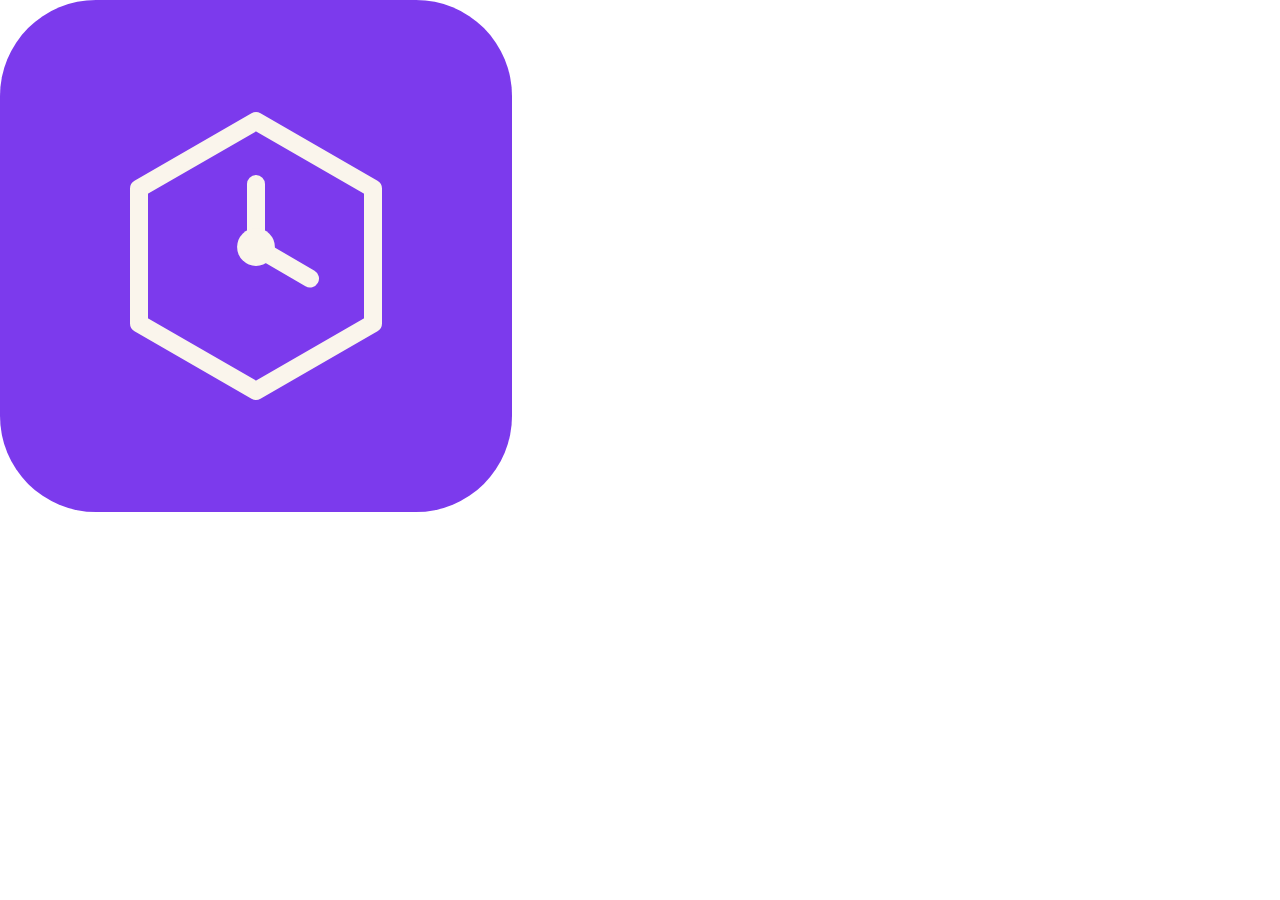
<file: brand/src/icon.html>
<!DOCTYPE html>
<html><head><meta charset="utf-8"><title>GenieSolos icon</title>
<style>
  html, body { margin: 0; padding: 0; width: 512px; height: 512px; overflow: hidden; }
  svg { display: block; }
</style></head>
<body>
<!--
  Stripe icon: 512x512, square, solid so it never depends on the surface
  behind it. The glyph sits well inside the tile (about 25% padding) so it
  survives being cropped to a circle, which several Stripe surfaces do.
-->
<svg width="512" height="512" viewBox="0 0 512 512" xmlns="http://www.w3.org/2000/svg">
  <rect width="512" height="512" rx="96" fill="#7C3AED"/>
  <!-- the nav mark, scaled 9x and centred on the hexagon's own centre (16,17) -->
  <g transform="translate(112,103) scale(9)">
    <path d="M16 2 29 9.5v15L16 32 3 24.5v-15Z"
          fill="none" stroke="#FAF5EC" stroke-width="2" stroke-linejoin="round"/>
    <path d="M16 9v7l6 3.5"
          fill="none" stroke="#FAF5EC" stroke-width="2"
          stroke-linecap="round" stroke-linejoin="round"/>
    <circle cx="16" cy="16" r="2.1" fill="#FAF5EC"/>
  </g>
</svg>
</body></html>
</file>
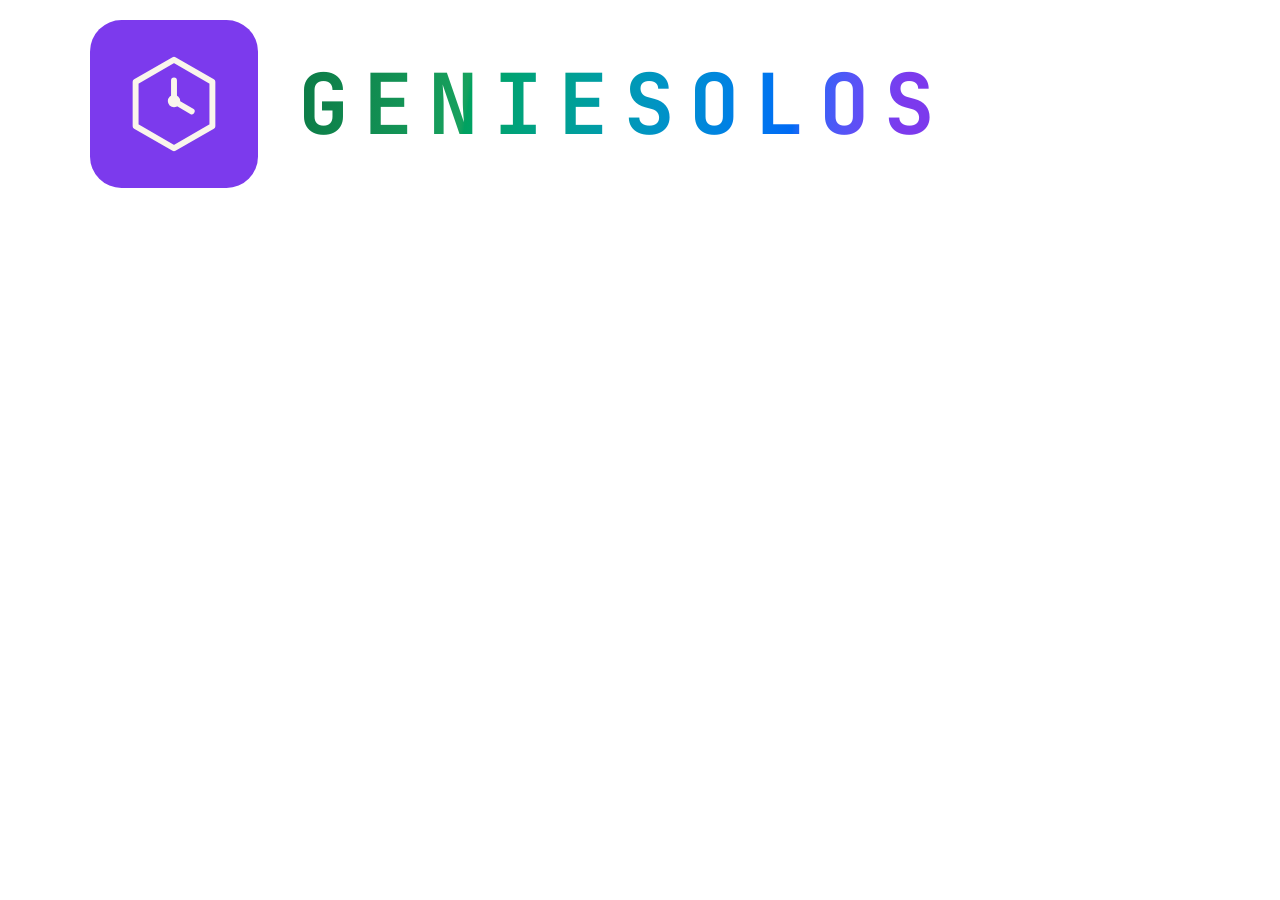
<file: brand/src/logo.html>
<!DOCTYPE html>
<html><head><meta charset="utf-8"><title>GenieSolos logo</title>
<link rel="preconnect" href="https://fonts.googleapis.com">
<link rel="preconnect" href="https://fonts.gstatic.com" crossorigin>
<link href="https://fonts.googleapis.com/css2?family=JetBrains+Mono:wght@700&display=swap" rel="stylesheet">
<style>
  /* Transparent background: Stripe composites the logo on light surfaces,
     and a baked-in white box would show as a rectangle on any tint. */
  /* Cropped close to the artwork. Stripe scales the logo to fit its
     container, so empty margin baked into the file just makes the mark
     render smaller than it needs to. */
  html, body {
    margin: 0; padding: 0; width: 1024px; height: 208px;
    overflow: hidden; background: transparent;
  }
  .lockup {
    width: 1024px; height: 208px;
    display: flex; align-items: center; justify-content: center;
    gap: 40px;
  }
  .mark { flex: none; }
  .word {
    font-family: 'JetBrains Mono', monospace;
    font-weight: 700;
    font-size: 84px;
    letter-spacing: .18em;
    /* Same ramp as the site wordmark. Both ends stay dark enough to read
       on white; oklch keeps it from sagging to grey through the middle. */
    background: linear-gradient(100deg, #0C7A46, #17A15E 26%, #7C3AED 92%);
    background: linear-gradient(100deg in oklch, #0C7A46, #17A15E 26%, #7C3AED 92%);
    -webkit-background-clip: text; background-clip: text; color: transparent;
    /* letter-spacing adds trailing space after the last glyph */
    margin-right: -.18em;
    line-height: 1;
  }
</style></head>
<body>
  <div class="lockup">
    <svg class="mark" width="168" height="168" viewBox="0 0 512 512" xmlns="http://www.w3.org/2000/svg">
      <rect width="512" height="512" rx="96" fill="#7C3AED"/>
      <g transform="translate(112,103) scale(9)">
        <path d="M16 2 29 9.5v15L16 32 3 24.5v-15Z"
              fill="none" stroke="#FAF5EC" stroke-width="2" stroke-linejoin="round"/>
        <path d="M16 9v7l6 3.5"
              fill="none" stroke="#FAF5EC" stroke-width="2"
              stroke-linecap="round" stroke-linejoin="round"/>
        <circle cx="16" cy="16" r="2.1" fill="#FAF5EC"/>
      </g>
    </svg>
    <span class="word">GENIESOLOS</span>
  </div>
</body></html>
</file>
<file: css/fonts.css>
/* Self-hosted webfonts. Generated from the Google Fonts CSS2 API, then
   served from this origin so no visitor request reaches a third party.

   Why self-hosted: browsers partition the HTTP cache by top-level site
   (Chrome 86+, Firefox 85+, Safari), so the old "already cached from another
   site" benefit of a font CDN no longer exists. Every visitor downloaded
   these fresh anyway - now they do it from the same origin, with no extra
   DNS lookup, no extra TLS handshake, and no request chain waiting on a
   remote stylesheet before the font URLs are even known.

   unicode-range is load-bearing: it is what lets a browser skip a subset it
   does not need. Do not remove it when editing.

   Fraunces, JetBrains Mono and Space Grotesk are all licensed under the SIL
   Open Font License 1.1, which permits this. See assets/fonts/LICENSE.txt.

   Weight 300 is deliberately absent - nothing in css/ declares it. */

@font-face {
  font-family: 'Fraunces';
  font-style: italic;
  font-weight: 400;
  font-display: swap;
  src: url('../assets/fonts/fraunces-400-italic-latin-ext.woff2') format('woff2');
  unicode-range: U+0100-02BA, U+02BD-02C5, U+02C7-02CC, U+02CE-02D7, U+02DD-02FF, U+0304, U+0308, U+0329, U+1D00-1DBF, U+1E00-1E9F, U+1EF2-1EFF, U+2020, U+20A0-20AB, U+20AD-20C0, U+2113, U+2C60-2C7F, U+A720-A7FF;
}

@font-face {
  font-family: 'Fraunces';
  font-style: italic;
  font-weight: 400;
  font-display: swap;
  src: url('../assets/fonts/fraunces-400-italic-latin.woff2') format('woff2');
  unicode-range: U+0000-00FF, U+0131, U+0152-0153, U+02BB-02BC, U+02C6, U+02DA, U+02DC, U+0304, U+0308, U+0329, U+2000-206F, U+20AC, U+2122, U+2191, U+2193, U+2212, U+2215, U+FEFF, U+FFFD;
}

@font-face {
  font-family: 'Fraunces';
  font-style: italic;
  font-weight: 600;
  font-display: swap;
  src: url('../assets/fonts/fraunces-600-italic-latin-ext.woff2') format('woff2');
  unicode-range: U+0100-02BA, U+02BD-02C5, U+02C7-02CC, U+02CE-02D7, U+02DD-02FF, U+0304, U+0308, U+0329, U+1D00-1DBF, U+1E00-1E9F, U+1EF2-1EFF, U+2020, U+20A0-20AB, U+20AD-20C0, U+2113, U+2C60-2C7F, U+A720-A7FF;
}

@font-face {
  font-family: 'Fraunces';
  font-style: italic;
  font-weight: 600;
  font-display: swap;
  src: url('../assets/fonts/fraunces-600-italic-latin.woff2') format('woff2');
  unicode-range: U+0000-00FF, U+0131, U+0152-0153, U+02BB-02BC, U+02C6, U+02DA, U+02DC, U+0304, U+0308, U+0329, U+2000-206F, U+20AC, U+2122, U+2191, U+2193, U+2212, U+2215, U+FEFF, U+FFFD;
}

@font-face {
  font-family: 'Fraunces';
  font-style: normal;
  font-weight: 400;
  font-display: swap;
  src: url('../assets/fonts/fraunces-400-latin-ext.woff2') format('woff2');
  unicode-range: U+0100-02BA, U+02BD-02C5, U+02C7-02CC, U+02CE-02D7, U+02DD-02FF, U+0304, U+0308, U+0329, U+1D00-1DBF, U+1E00-1E9F, U+1EF2-1EFF, U+2020, U+20A0-20AB, U+20AD-20C0, U+2113, U+2C60-2C7F, U+A720-A7FF;
}

@font-face {
  font-family: 'Fraunces';
  font-style: normal;
  font-weight: 400;
  font-display: swap;
  src: url('../assets/fonts/fraunces-400-latin.woff2') format('woff2');
  unicode-range: U+0000-00FF, U+0131, U+0152-0153, U+02BB-02BC, U+02C6, U+02DA, U+02DC, U+0304, U+0308, U+0329, U+2000-206F, U+20AC, U+2122, U+2191, U+2193, U+2212, U+2215, U+FEFF, U+FFFD;
}

@font-face {
  font-family: 'Fraunces';
  font-style: normal;
  font-weight: 600;
  font-display: swap;
  src: url('../assets/fonts/fraunces-600-latin-ext.woff2') format('woff2');
  unicode-range: U+0100-02BA, U+02BD-02C5, U+02C7-02CC, U+02CE-02D7, U+02DD-02FF, U+0304, U+0308, U+0329, U+1D00-1DBF, U+1E00-1E9F, U+1EF2-1EFF, U+2020, U+20A0-20AB, U+20AD-20C0, U+2113, U+2C60-2C7F, U+A720-A7FF;
}

@font-face {
  font-family: 'Fraunces';
  font-style: normal;
  font-weight: 600;
  font-display: swap;
  src: url('../assets/fonts/fraunces-600-latin.woff2') format('woff2');
  unicode-range: U+0000-00FF, U+0131, U+0152-0153, U+02BB-02BC, U+02C6, U+02DA, U+02DC, U+0304, U+0308, U+0329, U+2000-206F, U+20AC, U+2122, U+2191, U+2193, U+2212, U+2215, U+FEFF, U+FFFD;
}

@font-face {
  font-family: 'JetBrains Mono';
  font-style: normal;
  font-weight: 400;
  font-display: swap;
  src: url('../assets/fonts/jetbrains-mono-400-latin-ext.woff2') format('woff2');
  unicode-range: U+0100-02BA, U+02BD-02C5, U+02C7-02CC, U+02CE-02D7, U+02DD-02FF, U+0304, U+0308, U+0329, U+1D00-1DBF, U+1E00-1E9F, U+1EF2-1EFF, U+2020, U+20A0-20AB, U+20AD-20C0, U+2113, U+2C60-2C7F, U+A720-A7FF;
}

@font-face {
  font-family: 'JetBrains Mono';
  font-style: normal;
  font-weight: 400;
  font-display: swap;
  src: url('../assets/fonts/jetbrains-mono-400-latin.woff2') format('woff2');
  unicode-range: U+0000-00FF, U+0131, U+0152-0153, U+02BB-02BC, U+02C6, U+02DA, U+02DC, U+0304, U+0308, U+0329, U+2000-206F, U+20AC, U+2122, U+2191, U+2193, U+2212, U+2215, U+FEFF, U+FFFD;
}

@font-face {
  font-family: 'JetBrains Mono';
  font-style: normal;
  font-weight: 500;
  font-display: swap;
  src: url('../assets/fonts/jetbrains-mono-500-latin-ext.woff2') format('woff2');
  unicode-range: U+0100-02BA, U+02BD-02C5, U+02C7-02CC, U+02CE-02D7, U+02DD-02FF, U+0304, U+0308, U+0329, U+1D00-1DBF, U+1E00-1E9F, U+1EF2-1EFF, U+2020, U+20A0-20AB, U+20AD-20C0, U+2113, U+2C60-2C7F, U+A720-A7FF;
}

@font-face {
  font-family: 'JetBrains Mono';
  font-style: normal;
  font-weight: 500;
  font-display: swap;
  src: url('../assets/fonts/jetbrains-mono-500-latin.woff2') format('woff2');
  unicode-range: U+0000-00FF, U+0131, U+0152-0153, U+02BB-02BC, U+02C6, U+02DA, U+02DC, U+0304, U+0308, U+0329, U+2000-206F, U+20AC, U+2122, U+2191, U+2193, U+2212, U+2215, U+FEFF, U+FFFD;
}

@font-face {
  font-family: 'JetBrains Mono';
  font-style: normal;
  font-weight: 700;
  font-display: swap;
  src: url('../assets/fonts/jetbrains-mono-700-latin-ext.woff2') format('woff2');
  unicode-range: U+0100-02BA, U+02BD-02C5, U+02C7-02CC, U+02CE-02D7, U+02DD-02FF, U+0304, U+0308, U+0329, U+1D00-1DBF, U+1E00-1E9F, U+1EF2-1EFF, U+2020, U+20A0-20AB, U+20AD-20C0, U+2113, U+2C60-2C7F, U+A720-A7FF;
}

@font-face {
  font-family: 'JetBrains Mono';
  font-style: normal;
  font-weight: 700;
  font-display: swap;
  src: url('../assets/fonts/jetbrains-mono-700-latin.woff2') format('woff2');
  unicode-range: U+0000-00FF, U+0131, U+0152-0153, U+02BB-02BC, U+02C6, U+02DA, U+02DC, U+0304, U+0308, U+0329, U+2000-206F, U+20AC, U+2122, U+2191, U+2193, U+2212, U+2215, U+FEFF, U+FFFD;
}

@font-face {
  font-family: 'Space Grotesk';
  font-style: normal;
  font-weight: 400;
  font-display: swap;
  src: url('../assets/fonts/space-grotesk-400-latin-ext.woff2') format('woff2');
  unicode-range: U+0100-02BA, U+02BD-02C5, U+02C7-02CC, U+02CE-02D7, U+02DD-02FF, U+0304, U+0308, U+0329, U+1D00-1DBF, U+1E00-1E9F, U+1EF2-1EFF, U+2020, U+20A0-20AB, U+20AD-20C0, U+2113, U+2C60-2C7F, U+A720-A7FF;
}

@font-face {
  font-family: 'Space Grotesk';
  font-style: normal;
  font-weight: 400;
  font-display: swap;
  src: url('../assets/fonts/space-grotesk-400-latin.woff2') format('woff2');
  unicode-range: U+0000-00FF, U+0131, U+0152-0153, U+02BB-02BC, U+02C6, U+02DA, U+02DC, U+0304, U+0308, U+0329, U+2000-206F, U+20AC, U+2122, U+2191, U+2193, U+2212, U+2215, U+FEFF, U+FFFD;
}

@font-face {
  font-family: 'Space Grotesk';
  font-style: normal;
  font-weight: 500;
  font-display: swap;
  src: url('../assets/fonts/space-grotesk-500-latin-ext.woff2') format('woff2');
  unicode-range: U+0100-02BA, U+02BD-02C5, U+02C7-02CC, U+02CE-02D7, U+02DD-02FF, U+0304, U+0308, U+0329, U+1D00-1DBF, U+1E00-1E9F, U+1EF2-1EFF, U+2020, U+20A0-20AB, U+20AD-20C0, U+2113, U+2C60-2C7F, U+A720-A7FF;
}

@font-face {
  font-family: 'Space Grotesk';
  font-style: normal;
  font-weight: 500;
  font-display: swap;
  src: url('../assets/fonts/space-grotesk-500-latin.woff2') format('woff2');
  unicode-range: U+0000-00FF, U+0131, U+0152-0153, U+02BB-02BC, U+02C6, U+02DA, U+02DC, U+0304, U+0308, U+0329, U+2000-206F, U+20AC, U+2122, U+2191, U+2193, U+2212, U+2215, U+FEFF, U+FFFD;
}

@font-face {
  font-family: 'Space Grotesk';
  font-style: normal;
  font-weight: 600;
  font-display: swap;
  src: url('../assets/fonts/space-grotesk-600-latin-ext.woff2') format('woff2');
  unicode-range: U+0100-02BA, U+02BD-02C5, U+02C7-02CC, U+02CE-02D7, U+02DD-02FF, U+0304, U+0308, U+0329, U+1D00-1DBF, U+1E00-1E9F, U+1EF2-1EFF, U+2020, U+20A0-20AB, U+20AD-20C0, U+2113, U+2C60-2C7F, U+A720-A7FF;
}

@font-face {
  font-family: 'Space Grotesk';
  font-style: normal;
  font-weight: 600;
  font-display: swap;
  src: url('../assets/fonts/space-grotesk-600-latin.woff2') format('woff2');
  unicode-range: U+0000-00FF, U+0131, U+0152-0153, U+02BB-02BC, U+02C6, U+02DA, U+02DC, U+0304, U+0308, U+0329, U+2000-206F, U+20AC, U+2122, U+2191, U+2193, U+2212, U+2215, U+FEFF, U+FFFD;
}

@font-face {
  font-family: 'Space Grotesk';
  font-style: normal;
  font-weight: 700;
  font-display: swap;
  src: url('../assets/fonts/space-grotesk-700-latin-ext.woff2') format('woff2');
  unicode-range: U+0100-02BA, U+02BD-02C5, U+02C7-02CC, U+02CE-02D7, U+02DD-02FF, U+0304, U+0308, U+0329, U+1D00-1DBF, U+1E00-1E9F, U+1EF2-1EFF, U+2020, U+20A0-20AB, U+20AD-20C0, U+2113, U+2C60-2C7F, U+A720-A7FF;
}

@font-face {
  font-family: 'Space Grotesk';
  font-style: normal;
  font-weight: 700;
  font-display: swap;
  src: url('../assets/fonts/space-grotesk-700-latin.woff2') format('woff2');
  unicode-range: U+0000-00FF, U+0131, U+0152-0153, U+02BB-02BC, U+02C6, U+02DA, U+02DC, U+0304, U+0308, U+0329, U+2000-206F, U+20AC, U+2122, U+2191, U+2193, U+2212, U+2215, U+FEFF, U+FFFD;
}
</file>
<file: css/style.css>
/* ═══════════════════════════════════════════════════════════════
   GENIESOLOS: Gene Garland portfolio
   Art direction: "sunroom studio", a warm cream canvas with
   confident bursts of saturated green, sun-yellow and violet.
   Peaceful AND vibrant: air, blobs, soft shadows, joyful color.
   The cyber artifacts (boot, terminal, glitch) stay, reimagined
   as bright, friendly objects that live happily in the light.
   Type: Space Grotesk (voice) · Fraunces (soul) · JetBrains Mono (craft)
   ═══════════════════════════════════════════════════════════════ */

/* ── Tokens ─────────────────────────────────────────────────── */
:root {
  color-scheme: light;

  /* canvas + surfaces */
  --cream:    #FAF5EC;   /* page canvas: warm, not white          */
  --cream-2:  #F4ECDD;   /* deeper cream: bars, tracks, term bar  */
  --band:     #F6EFE1;   /* alt-section band                       */
  --paper:    #FFFDF8;   /* cards: warm paper, softer than white  */

  /* ink */
  --ink:      #292437;   /* deep plum-charcoal: headings, strong  */
  --ink-2:    #4E4760;   /* body secondary                         */
  --muted:    #6E6680;   /* small labels (still ≥4.5:1 on cream)   */

  /* green: growth, calm confidence */
  --green:        #17A15E;
  --green-deep:   #0C7A46;   /* text-safe green                    */
  --green-bright: #2ED47F;   /* fills, shapes, gradients           */

  /* yellow: joy. Fills and shapes ONLY, never small text        */
  --sun:        #FFC933;
  --sun-bright: #FFD23F;
  --amber:      #F0A31A;
  --amber-deep: #8A5A00;     /* the text-safe voice of yellow      */

  /* purple: imagination, depth */
  --violet:        #7C3AED;  /* text-safe on cream (≈5.4:1)        */
  --violet-deep:   #5B21B6;
  --violet-bright: #A78BFA;  /* fills, shapes, gradients           */
  --lilac:         #EDE6FB;

  /* lines + shadows: warm and soft, never harsh */
  --line:      rgba(41, 36, 55, .12);
  --line-soft: rgba(41, 36, 55, .07);

  --shadow-sm: 0 2px 8px rgba(70, 56, 110, .05), 0 12px 26px -16px rgba(70, 56, 110, .14);
  --shadow-md: 0 4px 14px rgba(70, 56, 110, .07), 0 24px 48px -22px rgba(70, 56, 110, .20);
  --shadow-lg: 0 6px 18px rgba(70, 56, 110, .08), 0 36px 74px -28px rgba(70, 56, 110, .26);

  /* gradients */
  --grad-brand: linear-gradient(100deg, var(--green-bright), var(--sun-bright) 48%, var(--violet-bright));
  --grad-text:  linear-gradient(105deg, var(--green-deep), var(--green) 30%, var(--violet) 88%);

  /* type */
  --mono:  'JetBrains Mono', ui-monospace, 'SF Mono', Menlo, Consolas, monospace;
  --sans:  'Space Grotesk', system-ui, -apple-system, 'Segoe UI', Roboto, sans-serif;
  --serif: 'Fraunces', Georgia, 'Times New Roman', serif;

  /* metrics */
  --nav-h: 70px;
  --maxw: 1220px;
  --r: 20px;
  --r-lg: 28px;

  --ease: cubic-bezier(.22, 1, .36, 1);

  /* organic blob silhouettes */
  --blob-a: 58% 42% 55% 45% / 55% 48% 52% 45%;
  --blob-b: 45% 55% 48% 52% / 48% 55% 45% 55%;
  --blob-c: 52% 48% 42% 58% / 45% 52% 55% 48%;
}

/* Same ramp in a perceptual space where supported. See .hero__name .accent.
   Scoped to @supports rather than redeclared, because an unparseable value
   in a custom property fails at use time and would blank the clipped text. */
@supports (background: linear-gradient(in oklch, red, blue)) {
  :root {
    --grad-text: linear-gradient(105deg in oklch, var(--green-deep), var(--green) 26%, var(--violet) 92%);
  }
}

/* ── Reset ──────────────────────────────────────────────────── */
*, *::before, *::after { box-sizing: border-box; }
* { margin: 0; padding: 0; }

html {
  background: var(--cream);
  scroll-behavior: smooth;
  scroll-padding-top: calc(var(--nav-h) + 18px);
  -webkit-text-size-adjust: 100%;
}

body {
  background: var(--cream);
  color: var(--ink);
  font-family: var(--sans);
  font-size: clamp(15px, .55vw + 13.6px, 17px);
  line-height: 1.7;
  overflow-x: hidden;
  accent-color: var(--violet);
  -webkit-font-smoothing: antialiased;
  text-rendering: optimizeLegibility;
}

img, svg, canvas { display: block; max-width: 100%; }
a { color: inherit; text-decoration: none; }
li { list-style: none; }
button { font: inherit; color: inherit; background: none; border: 0; cursor: pointer; }

::selection { background: var(--violet); color: #FBF7EF; }

:focus-visible {
  outline: 3px solid var(--violet);
  outline-offset: 3px;
  border-radius: 6px;
}

/* Custom scrollbar: light, friendly */
::-webkit-scrollbar { width: 11px; height: 11px; }
::-webkit-scrollbar-track { background: var(--cream-2); }
::-webkit-scrollbar-thumb {
  background: linear-gradient(180deg, var(--green-bright), var(--violet-bright));
  border-radius: 20px;
  border: 3px solid var(--cream-2);
}
::-webkit-scrollbar-thumb:hover { background: var(--violet); }
html { scrollbar-color: var(--violet-bright) var(--cream-2); }

.skip {
  position: fixed; top: -100px; left: 16px; z-index: 999;
  background: var(--violet); color: #fff;
  padding: 10px 18px; border-radius: 999px; font-weight: 700;
  box-shadow: var(--shadow-md);
  transition: top .2s;
}
.skip:focus { top: 14px; }

/* ── Ambient layers ─────────────────────────────────────────── */
/* particle canvas: colorful threads drifting over cream        */
.fx {
  position: fixed; inset: 0;
  width: 100%; height: 100%;
  z-index: 0; pointer-events: none;
  opacity: .9;
}

/* soft color washes: the "air" of the page */
/* Kept deliberately faint. These are fixed to the viewport, so every
   section sees the same wash, anything stronger stops reading as light
   and starts reading as a dingy tint over the whole page. */
.vignette {
  position: fixed; inset: 0; z-index: 1; pointer-events: none;
  background:
    radial-gradient(90% 70% at 6% 0%,    rgba(46, 212, 127, .085), transparent 52%),
    radial-gradient(70% 55% at 100% 20%, rgba(255, 201, 51, .075), transparent 58%),
    radial-gradient(85% 70% at 52% 108%, rgba(167, 139, 250, .06), transparent 60%);
}

/* the old scanlines, reborn as a whisper of paper grain */
.scanlines {
  position: fixed; inset: 0; z-index: 2; pointer-events: none;
  opacity: .5;
  background: repeating-linear-gradient(
    to bottom,
    rgba(41, 36, 55, .015) 0 1px,
    transparent 1px 4px
  );
}

/* pointer aura: a wandering patch of violet-gold light */
.cursor-glow {
  position: fixed; top: 0; left: 0; z-index: 3;
  width: 440px; height: 440px; margin: -220px 0 0 -220px;
  border-radius: 50%; pointer-events: none;
  background: radial-gradient(circle, rgba(124, 58, 237, .09), rgba(255, 201, 51, .06) 42%, transparent 68%);
  opacity: 0; transition: opacity .45s;
  will-change: transform;
}
body.has-pointer .cursor-glow { opacity: 1; }

.scroll-progress {
  position: fixed; top: 0; left: 0; right: 0; height: 3px;
  z-index: 60; background: rgba(41, 36, 55, .06);
}
.scroll-progress span {
  display: block; height: 100%; width: 0%;
  background: linear-gradient(90deg, var(--green-bright), var(--sun) 50%, var(--violet));
  border-radius: 0 3px 3px 0;
}

/* ── Boot sequence: a graceful good-morning, not a BIOS ─────── */
.boot {
  position: fixed; inset: 0; z-index: 200;
  display: grid; place-items: center;
  background: var(--cream);
  overflow: hidden;
  transition: opacity .6s var(--ease), visibility .6s;
}
.boot.done { opacity: 0; visibility: hidden; }

.boot::before, .boot::after {
  content: ''; position: absolute; pointer-events: none;
  filter: blur(56px);
}
.boot::before {
  top: -180px; left: -160px; width: min(560px, 70vw); aspect-ratio: 1;
  background: linear-gradient(135deg, rgba(255, 201, 51, .55), rgba(46, 212, 127, .45));
  border-radius: var(--blob-a);
  animation: blobMorph 22s ease-in-out infinite;
}
.boot::after {
  bottom: -200px; right: -170px; width: min(600px, 75vw); aspect-ratio: 1;
  background: linear-gradient(315deg, rgba(167, 139, 250, .5), rgba(46, 212, 127, .28));
  border-radius: var(--blob-c);
  animation: blobMorph 26s ease-in-out infinite reverse;
}

.boot__inner {
  position: relative; z-index: 1;
  width: min(560px, 88vw);
  background: var(--paper);
  border: 1px solid var(--line-soft);
  border-radius: var(--r-lg);
  padding: clamp(26px, 4.5vw, 40px);
  box-shadow: var(--shadow-lg);
  font-family: var(--mono);
}

.boot__logo {
  display: flex; align-items: center; gap: 14px;
  color: var(--violet);
  margin-bottom: 26px;
}
.boot__logo svg { animation: spinSlow 14s linear infinite; flex: none; }
.boot__logo span {
  font-family: var(--mono); font-weight: 700;
  font-size: clamp(15px, 3.2vw, 22px); letter-spacing: .3em;
  background: var(--grad-text);
  -webkit-background-clip: text; background-clip: text; color: transparent;
}

.boot__lines {
  min-height: 116px;
  font-size: 12.5px;
  color: var(--ink-2);
}
.boot__lines p { opacity: 0; animation: bootIn .3s forwards; }
.boot__lines b { color: var(--green-deep); font-weight: 700; }
.boot__lines i { color: var(--violet); font-style: normal; font-weight: 500; }
@keyframes bootIn { to { opacity: 1; } }

.boot__bar {
  height: 6px; margin-top: 22px;
  background: rgba(41, 36, 55, .08); border-radius: 99px; overflow: hidden;
}
.boot__bar span {
  display: block; height: 100%; width: 0%;
  border-radius: 99px;
  background: linear-gradient(90deg, var(--green-bright), var(--sun) 55%, var(--violet-bright));
  transition: width .18s linear;
}

/* ── Nav ────────────────────────────────────────────────────── */
.nav {
  position: fixed; top: 0; left: 0; right: 0; z-index: 50;
  height: var(--nav-h);
  display: flex; align-items: center; justify-content: space-between;
  gap: 20px;
  padding: 0 clamp(16px, 4vw, 42px);
  border-bottom: 1px solid transparent;
  transition: background .35s, border-color .35s, box-shadow .35s, backdrop-filter .35s;
}
.nav.stuck {
  background: rgba(250, 245, 236, .86);
  backdrop-filter: blur(14px) saturate(1.4);
  -webkit-backdrop-filter: blur(14px) saturate(1.4);
  border-bottom-color: var(--line-soft);
  box-shadow: 0 14px 34px -22px rgba(70, 56, 110, .22);
}

.nav__brand { display: flex; align-items: center; gap: 10px; }
.nav__mark { color: var(--violet); display: grid; place-items: center; }
.nav__mark svg { animation: spinSlow 24s linear infinite; }
@keyframes spinSlow { to { transform: rotate(360deg); } }

.nav__name {
  font-family: var(--mono);
  font-weight: 700; font-size: 13.5px; letter-spacing: .2em;
  background: var(--grad-text);
  -webkit-background-clip: text; background-clip: text; color: transparent;
}

.nav__links { display: flex; align-items: center; gap: 4px; }
.nav__links a {
  position: relative;
  font-family: var(--mono); font-size: 12.5px; letter-spacing: .1em;
  text-transform: uppercase; color: var(--ink-2);
  padding: 9px 14px; border-radius: 999px;
  transition: color .25s, background .25s;
}
.nav__links a::after {
  content: ''; position: absolute; left: 14px; right: 14px; bottom: 4px;
  height: 2px; border-radius: 2px;
  background: linear-gradient(90deg, var(--green-bright), var(--violet-bright));
  transform: scaleX(0); transform-origin: left;
  transition: transform .3s var(--ease);
}
.nav__links a:hover { color: var(--violet); background: rgba(124, 58, 237, .07); }
.nav__links a:hover::after { transform: scaleX(1); }
.nav__links a.active { color: var(--violet-deep); background: var(--lilac); }
.nav__links a.active::after { transform: scaleX(1); }

.nav__links a.nav__cta {
  background: var(--violet);
  color: #fff;
  margin-left: 8px;
  box-shadow: 0 8px 20px -8px rgba(124, 58, 237, .55);
}
.nav__links a.nav__cta::after { display: none; }
.nav__links a.nav__cta:hover,
.nav__links a.nav__cta.active {
  background: var(--violet-deep);
  color: #fff;
  box-shadow: 0 10px 26px -8px rgba(124, 58, 237, .6);
}

.nav__toggle { display: none; width: 42px; height: 42px; position: relative; border-radius: 12px; }
.nav__toggle span {
  position: absolute; left: 10px; right: 10px; height: 2.5px;
  background: var(--ink); border-radius: 3px; transition: .3s var(--ease);
}
.nav__toggle span:nth-child(1) { top: 14px; }
.nav__toggle span:nth-child(2) { top: 20px; }
.nav__toggle span:nth-child(3) { top: 26px; }
.nav__toggle[aria-expanded="true"] span:nth-child(1) { top: 20px; transform: rotate(45deg); background: var(--violet); }
.nav__toggle[aria-expanded="true"] span:nth-child(2) { opacity: 0; }
.nav__toggle[aria-expanded="true"] span:nth-child(3) { top: 20px; transform: rotate(-45deg); background: var(--violet); }

/* ── Layout ─────────────────────────────────────────────────── */
main { position: relative; z-index: 4; }
.wrap { width: min(var(--maxw), 100% - clamp(32px, 8vw, 96px)); margin-inline: auto; }

.section { position: relative; padding: clamp(84px, 11vw, 148px) 0; overflow: clip; }
.section--alt {
  background: var(--band);
  box-shadow: inset 0 1px 0 var(--line-soft), inset 0 -1px 0 var(--line-soft);
}

/* quiet decorative blobs breathing at the edges of alt sections */
.section--alt::before {
  content: ''; position: absolute; z-index: 0; pointer-events: none;
  top: 40px; right: -140px; width: 380px; aspect-ratio: 1;
  background: linear-gradient(135deg, rgba(46, 212, 127, .18), rgba(255, 201, 51, .16));
  border-radius: var(--blob-b);
  filter: blur(44px);
  animation: blobMorph 28s ease-in-out infinite;
}
.section--alt::after {
  content: ''; position: absolute; z-index: 0; pointer-events: none;
  bottom: 20px; left: -160px; width: 420px; aspect-ratio: 1;
  background: linear-gradient(35deg, rgba(167, 139, 250, .18), rgba(255, 210, 63, .12));
  border-radius: var(--blob-c);
  filter: blur(48px);
  animation: blobMorph 32s ease-in-out infinite reverse;
}
.section > .wrap { position: relative; z-index: 1; }

@keyframes blobMorph {
  0%, 100% { border-radius: 58% 42% 55% 45% / 55% 48% 52% 45%; transform: rotate(0deg); }
  33%      { border-radius: 45% 55% 48% 52% / 48% 55% 45% 55%; transform: rotate(4deg); }
  66%      { border-radius: 52% 48% 42% 58% / 45% 52% 55% 48%; transform: rotate(-3deg); }
}

/* ── Section heads ──────────────────────────────────────────── */
.shead {
  display: flex; align-items: baseline; gap: 18px;
  margin-bottom: clamp(36px, 5vw, 58px);
}
.shead__num {
  font-family: var(--mono); font-size: 12.5px; font-weight: 700;
  color: var(--violet-deep); letter-spacing: .08em;
  background: var(--lilac);
  border-radius: 10px; padding: 5px 11px;
  align-self: center;
}
.shead__num::before { content: '//'; color: var(--green-deep); margin-right: 6px; }
/* The whole heading speaks in one voice: Fraunces italic in violet.
   Previously only the <em> word did, which left every section title
   split between two typefaces and two colours. */
.shead__title {
  font-family: var(--serif);
  font-style: italic;
  font-size: clamp(30px, 4.6vw, 52px);
  font-weight: 600;
  letter-spacing: 0;
  line-height: 1.15;          /* serif italic descenders need the room */
  color: var(--violet);
  text-wrap: balance;
}
/* <em> no longer differentiates anything; kept in the markup so the
   emphasis stays meaningful to screen readers */
.shead__title em {
  font: inherit;
  color: inherit;
}

/* Opts part of a heading back into the sans voice, for titles that read
   better with the accent on only some of the words. Uses --ink, so it
   follows the theme rather than hardcoding black. */
.shead__title .shead__plain {
  font-family: var(--sans);
  font-style: normal;
  font-weight: 700;
  letter-spacing: -.02em;
  color: var(--ink);
}
.shead__rule {
  flex: 1; height: 3px; min-width: 24px;
  border-radius: 3px;
  background: linear-gradient(90deg, rgba(46, 212, 127, .5), rgba(255, 201, 51, .45) 40%, rgba(167, 139, 250, .35) 75%, transparent);
  position: relative; top: -8px;
}

.lede {
  max-width: 58ch;
  font-family: var(--serif);
  font-size: clamp(17px, 1.3vw, 21px);
  line-height: 1.6;
  color: var(--ink-2);
  margin: -20px 0 clamp(34px, 4vw, 50px);
}

/* ── Buttons ────────────────────────────────────────────────── */
.btn {
  display: inline-flex; align-items: center; gap: 10px;
  font-family: var(--sans); font-size: 15px; font-weight: 600;
  letter-spacing: .01em;
  padding: 14px 26px; border-radius: 999px;
  border: 1.5px solid transparent;
  transition: transform .25s var(--ease), box-shadow .25s, background .25s, color .25s, border-color .25s;
  position: relative;
}
.btn svg { transition: transform .25s var(--ease); }
.btn:hover { transform: translateY(-2px); }
.btn:hover svg { transform: translateX(3px); }

.btn--solid {
  background: linear-gradient(100deg, var(--green-bright), #19B56A);
  color: #10331F;
  box-shadow: 0 14px 30px -12px rgba(23, 161, 94, .55);
}
.btn--solid:hover { box-shadow: 0 18px 38px -12px rgba(23, 161, 94, .65); }

.btn--ghost {
  border-color: rgba(124, 58, 237, .4);
  color: var(--violet-deep);
  background: rgba(255, 253, 248, .6);
}
.btn--ghost:hover {
  background: var(--lilac);
  border-color: var(--violet);
  box-shadow: 0 12px 28px -14px rgba(124, 58, 237, .4);
}

.btn--store {
  background: var(--violet);
  color: #fff;
  box-shadow: 0 14px 30px -12px rgba(124, 58, 237, .55);
}
.btn--store:hover {
  background: var(--violet-deep);
  box-shadow: 0 18px 38px -12px rgba(124, 58, 237, .65);
}

/* live-status dot: same slow breathe as the hero eyebrow, never a blink */
.btn__pulse {
  flex: none;
  width: 8px; height: 8px; border-radius: 50%;
  background: rgba(255, 255, 255, .9);
  animation: pulse 2s ease-in-out infinite;
}

/* ── Hero ───────────────────────────────────────────────────── */
.hero {
  position: relative; min-height: 100svh;
  display: flex; align-items: center;
  padding: calc(var(--nav-h) + 40px) 0 90px;
  overflow: hidden;
}

/* big joyful blob, top right: sun into green */
.hero::before {
  content: ''; position: absolute; z-index: 0; pointer-events: none;
  top: -170px; right: -150px;
  width: min(640px, 72vw); aspect-ratio: 1;
  background: linear-gradient(135deg, rgba(255, 201, 51, .6), rgba(46, 212, 127, .42) 58%, rgba(167, 139, 250, .3));
  border-radius: var(--blob-a);
  filter: blur(54px);
  animation: blobMorph 24s ease-in-out infinite;
}

/* a slow dashed halo: the one ring this engineer will admit to */
.hero::after {
  content: ''; position: absolute; z-index: 0; pointer-events: none;
  left: clamp(-60px, 4vw, 120px); top: 16%;
  width: 190px; height: 190px; border-radius: 50%;
  border: 2px dashed rgba(124, 58, 237, .3);
  animation: spinSlow 52s linear infinite;
}

/* violet blob, low left */
.hero__glow {
  position: absolute; z-index: 0; pointer-events: none;
  left: -160px; bottom: -140px;
  width: min(560px, 70vw); aspect-ratio: 1;
  background: linear-gradient(35deg, rgba(167, 139, 250, .48), rgba(46, 212, 127, .22) 70%);
  border-radius: var(--blob-c);
  filter: blur(58px);
  animation: blobMorph 30s ease-in-out infinite reverse;
}

/* the old perspective grid, reborn as a friendly dot meadow */
.hero__grid {
  position: absolute; z-index: 0; pointer-events: none;
  right: 3%; bottom: 8%;
  width: min(460px, 52vw); height: min(320px, 40vh);
  background-image: radial-gradient(rgba(124, 58, 237, .25) 1.6px, transparent 1.6px);
  background-size: 26px 26px;
  mask-image: radial-gradient(closest-side, #000 30%, transparent);
  -webkit-mask-image: radial-gradient(closest-side, #000 30%, transparent);
}

.hero__inner {
  position: relative; z-index: 1;
  width: min(var(--maxw), 100% - clamp(32px, 8vw, 96px));
  margin-inline: auto;
}

.hero__eyebrow {
  display: inline-flex; align-items: center; gap: 9px;
  font-family: var(--mono); font-size: 11.5px; letter-spacing: .22em;
  text-transform: uppercase; color: var(--green-deep);
  background: var(--paper);
  border: 1px solid rgba(23, 161, 94, .28); border-radius: 999px;
  padding: 8px 18px;
  box-shadow: var(--shadow-sm);
  margin-bottom: 28px;
  animation: fadeUp .8s .1s both var(--ease);
}
.hero__eyebrow .dot {
  width: 8px; height: 8px; border-radius: 50%;
  background: var(--green-bright);
  box-shadow: 0 0 0 3px rgba(46, 212, 127, .25);
  animation: pulse 2.2s ease-in-out infinite;
}
@keyframes pulse { 50% { opacity: .45; transform: scale(.8); } }

.hero__name {
  display: flex; flex-wrap: wrap; gap: 0 .32em;
  font-size: clamp(44px, 11.5vw, 148px);
  font-weight: 700; letter-spacing: -.045em; line-height: .94;
  margin-bottom: 22px;
}
.hero__name span { animation: fadeUp .9s .2s both var(--ease); }
.hero__name span:last-child { animation-delay: .32s; }
/* Green into deep gold. The gold end is #B87A00, not the #FFC933 used for
   fills and highlights: pure yellow sits at ~1.4:1 on cream, so the tail of
   the name would all but disappear. #B87A00 clears 3:1 for large text while
   still reading unmistakably as yellow. oklch keeps the ramp saturated
   through the yellow-green midpoint instead of muddying to olive. */
.hero__name .accent {
  background: linear-gradient(105deg, #0C7A46, #17A15E 28%, #C8890A 76%, #B87A00 100%);
  background: linear-gradient(105deg in oklch, #0C7A46, #17A15E 28%, #C8890A 76%, #B87A00 100%);
  -webkit-background-clip: text; background-clip: text; color: transparent;
}

.hero__role {
  font-family: var(--mono);
  font-size: clamp(14px, 2vw, 21px);
  color: var(--ink-2); margin-bottom: 22px; min-height: 1.6em;
  animation: fadeUp .9s .44s both var(--ease);
}
.hero__role .prompt { color: var(--violet); font-weight: 700; margin-right: 10px; }
.typed { color: var(--green-deep); font-weight: 500; }

/* the caret: a little brushstroke of sun and violet */
.caret {
  display: inline-block; width: .55em; height: 1.05em;
  border-radius: 3px;
  background: linear-gradient(180deg, var(--sun), var(--violet-bright));
  box-shadow: 0 2px 8px rgba(124, 58, 237, .28);
  vertical-align: -.16em; margin-left: 3px;
  animation: blink 1.15s ease-in-out infinite;
}
.caret--sm { width: .5em; height: .95em; }
@keyframes blink { 50% { opacity: .15; } }

.hero__blurb {
  max-width: 62ch; color: var(--ink-2);
  font-size: clamp(15px, 1.15vw, 18.5px);
  margin-bottom: 34px;
  animation: fadeUp .9s .56s both var(--ease);
}
.hero__blurb strong {
  color: var(--ink); font-weight: 600;
  background: linear-gradient(180deg, transparent 58%, rgba(255, 201, 51, .55) 58%);
  border-radius: 3px; padding: 0 2px;
}

.hero__actions {
  display: flex; flex-wrap: wrap; gap: 14px;
  margin-bottom: clamp(44px, 6vw, 70px);
  animation: fadeUp .9s .66s both var(--ease);
}

@keyframes fadeUp { from { opacity: 0; transform: translateY(26px); } }

/* Stats: four little celebration cards */
.stats {
  display: grid; grid-template-columns: repeat(4, 1fr);
  gap: clamp(12px, 1.6vw, 18px);
  animation: fadeUp .9s .78s both var(--ease);
}
.stat {
  position: relative; overflow: hidden;
  background: var(--paper);
  border: 1px solid var(--line-soft); border-radius: 18px;
  padding: 24px 16px 20px; text-align: center;
  box-shadow: var(--shadow-sm);
  transition: transform .35s var(--ease), box-shadow .35s;
}
.stat:hover { transform: translateY(-4px); box-shadow: var(--shadow-md); }
.stat::before {
  content: ''; position: absolute; top: -34px; left: -30px;
  width: 96px; height: 96px;
  border-radius: var(--blob-b);
  background: var(--acc-blob, linear-gradient(135deg, rgba(46, 212, 127, .35), rgba(46, 212, 127, .06)));
  /* blurred, or the card's overflow clip turns it into a hard-edged
     quarter-disc that reads as a rendering artifact rather than decoration */
  filter: blur(14px);
}
.stat:nth-child(1) { --acc-blob: linear-gradient(135deg, rgba(46, 212, 127, .4),  rgba(46, 212, 127, .06)); }
.stat:nth-child(2) { --acc-blob: linear-gradient(135deg, rgba(255, 201, 51, .5),  rgba(255, 201, 51, .08)); }
.stat:nth-child(3) { --acc-blob: linear-gradient(135deg, rgba(167, 139, 250, .45), rgba(167, 139, 250, .07)); }
.stat:nth-child(4) { --acc-blob: linear-gradient(135deg, rgba(46, 212, 127, .35), rgba(167, 139, 250, .3)); }
.stat__num {
  position: relative;
  display: block; font-weight: 700;
  font-size: clamp(26px, 3.2vw, 38px); line-height: 1.1;
  color: var(--ink);
}
.stat span {
  position: relative;
  display: block; margin-top: 6px;
  font-family: var(--mono); font-size: 10.5px; letter-spacing: .13em;
  text-transform: uppercase; color: var(--muted);
}

.hero__scroll {
  position: absolute; left: 50%; bottom: 26px; transform: translateX(-50%);
  display: grid; justify-items: center; gap: 8px;
  font-family: var(--mono); font-size: 10px; letter-spacing: .3em;
  text-transform: uppercase; color: var(--muted);
  animation: fadeUp 1s 1s both var(--ease);
  z-index: 1;
}
.hero__scroll em { font-style: normal; }
.hero__mouse {
  width: 22px; height: 34px;
  border: 2px solid rgba(41, 36, 55, .25); border-radius: 12px;
  position: relative;
}
.hero__mouse::after {
  content: ''; position: absolute; left: 50%; top: 7px;
  width: 4px; height: 7px; margin-left: -2px; border-radius: 3px;
  background: var(--violet); animation: wheel 1.8s ease-in-out infinite;
}
@keyframes wheel { 50% { transform: translateY(10px); opacity: .25; } }

/* ── Marquee: a ribbon of pure brand color ──────────────────── */
.marquee {
  position: relative; z-index: 5;
  overflow: hidden; padding: 16px 0;
  width: 104vw; margin-left: -2vw;
  transform: rotate(-1.1deg);
  background: linear-gradient(90deg, var(--green-bright), var(--sun-bright) 46%, #C9AEFF);
  box-shadow: 0 18px 40px -20px rgba(124, 58, 237, .4);
}
.marquee__track {
  display: flex; align-items: center; gap: 28px;
  width: max-content;
  animation: slide 42s linear infinite;
}
.marquee:hover .marquee__track { animation-play-state: paused; }
.marquee span {
  font-family: var(--mono); font-size: 12.5px; font-weight: 700;
  letter-spacing: .2em; color: var(--ink); white-space: nowrap;
}
.marquee i { color: rgba(41, 36, 55, .5); font-size: 9px; font-style: normal; }
@keyframes slide { to { transform: translateX(-50%); } }

/* ── About ──────────────────────────────────────────────────── */
.about {
  display: grid; grid-template-columns: minmax(0, 340px) minmax(0, 1fr);
  gap: clamp(28px, 4vw, 56px); align-items: start;
}

.portrait { position: relative; }
.portrait::before {
  content: ''; position: absolute; z-index: 0;
  inset: -30px auto auto -30px;
  width: 78%; aspect-ratio: 1;
  background: linear-gradient(140deg, rgba(255, 201, 51, .5), rgba(167, 139, 250, .42));
  border-radius: var(--blob-b);
  filter: blur(34px);
  animation: blobMorph 26s ease-in-out infinite reverse;
}
.portrait canvas {
  position: relative; z-index: 1;
  width: 100%; height: auto; border-radius: var(--r-lg);
  background:
    radial-gradient(circle at 30% 20%, rgba(167, 139, 250, .18), transparent 55%),
    radial-gradient(circle at 78% 82%, rgba(46, 212, 127, .16), transparent 55%),
    var(--paper);
  border: 1px solid var(--line-soft);
  box-shadow: var(--shadow-md);
}
.portrait__frame { position: absolute; inset: -10px; pointer-events: none; z-index: 2; }
.portrait__frame b {
  position: absolute; width: 26px; height: 26px;
  border: 3px solid var(--green-bright); opacity: .95;
}
.portrait__frame b:nth-child(1) { top: 0; left: 0; border-right: 0; border-bottom: 0; border-top-left-radius: 16px; border-color: var(--green-bright); }
.portrait__frame b:nth-child(2) { top: 0; right: 0; border-left: 0; border-bottom: 0; border-top-right-radius: 16px; border-color: var(--sun); }
.portrait__frame b:nth-child(3) { bottom: 0; left: 0; border-right: 0; border-top: 0; border-bottom-left-radius: 16px; border-color: var(--violet-bright); }
.portrait__frame b:nth-child(4) { bottom: 0; right: 0; border-left: 0; border-top: 0; border-bottom-right-radius: 16px; border-color: var(--amber); }

.portrait__tag {
  margin-top: 16px;
  font-family: var(--mono); font-size: 11px; letter-spacing: .1em;
  color: var(--muted);
  display: flex; align-items: center; gap: 8px;
}
.portrait__tag span { color: var(--violet); font-weight: 700; }
.portrait__tag .ok { color: var(--green-deep); margin-left: auto; }

/* Terminal: a sunny little code editor, not a hacker's den */
.term {
  border: 1px solid var(--line-soft); border-radius: var(--r);
  background: var(--paper);
  overflow: hidden;
  box-shadow: var(--shadow-md);
}
.term__bar {
  display: flex; align-items: center; gap: 8px;
  padding: 12px 16px;
  border-bottom: 1px solid var(--line-soft);
  background: var(--cream-2);
}
.term__bar i { width: 12px; height: 12px; border-radius: 50%; box-shadow: inset 0 -1px 2px rgba(41, 36, 55, .12); }
.term__bar .r { background: var(--violet-bright); }
.term__bar .y { background: var(--sun); }
.term__bar .g { background: var(--green-bright); }
.term__bar span {
  margin-left: 10px; font-family: var(--mono); font-size: 11.5px; color: var(--muted);
}
.term__body { padding: clamp(20px, 2.8vw, 32px); }

.term__line {
  font-family: var(--mono); font-size: 13px; font-weight: 500;
  color: var(--green-deep);
  margin-top: 22px;
}
.term__line:first-child { margin-top: 0; }
.term__line .p { color: var(--violet); font-weight: 700; margin-right: 8px; }

.term__out {
  color: var(--ink-2); margin-top: 9px;
  padding-left: 18px;
  border-left: 2px solid rgba(124, 58, 237, .22);
  font-size: 15.2px;
}
.term__out b { color: var(--green-deep); font-weight: 600; }
.term__out em { font-family: var(--serif); font-style: italic; color: var(--violet); }
.term__out .dim { color: var(--muted); font-family: var(--mono); font-size: 13px; }
.term__out a {
  font-family: var(--mono); font-size: 13px; color: var(--green-deep);
  border-bottom: 1px dashed rgba(12, 122, 70, .45); transition: color .2s, border-color .2s;
}
.term__out a:hover { color: var(--violet); border-color: var(--violet); }

.chips {
  display: grid; grid-template-columns: repeat(auto-fit, minmax(180px, 1fr));
  gap: 12px; margin-top: 20px;
}
.chips li {
  position: relative;
  border: 1px solid var(--line-soft); border-radius: 14px;
  padding: 14px 16px 14px 20px;
  background: var(--paper);
  box-shadow: var(--shadow-sm);
  transition: transform .3s var(--ease), border-color .3s, box-shadow .3s;
}
.chips li::before {
  content: ''; position: absolute; left: 8px; top: 14px; bottom: 14px;
  width: 4px; border-radius: 4px;
  background: var(--chip-acc, var(--green-bright));
}
.chips li:nth-child(1) { --chip-acc: var(--green-bright); }
.chips li:nth-child(2) { --chip-acc: var(--sun); }
.chips li:nth-child(3) { --chip-acc: var(--violet-bright); }
.chips li:nth-child(4) { --chip-acc: linear-gradient(180deg, var(--green-bright), var(--violet-bright)); }
.chips li:hover { transform: translateY(-3px); border-color: rgba(124, 58, 237, .3); box-shadow: var(--shadow-md); }
.chips b { display: block; font-size: 14.5px; color: var(--ink); }
.chips span { font-family: var(--mono); font-size: 11px; color: var(--muted); letter-spacing: .05em; }

/* ── Skills ─────────────────────────────────────────────────── */
.skills {
  display: grid; grid-template-columns: repeat(auto-fit, minmax(280px, 1fr));
  gap: clamp(16px, 2vw, 24px);
}

.skillcard {
  position: relative; overflow: hidden;
  border: 1px solid var(--line-soft); border-radius: var(--r-lg);
  background: var(--paper);
  padding: clamp(24px, 2.6vw, 32px);
  box-shadow: var(--shadow-sm);
  transition: transform .4s var(--ease), border-color .4s, box-shadow .4s;
}
.skillcard::before {
  content: ''; position: absolute; inset: 0 0 auto; height: 5px;
  background: var(--bar-g, var(--grad-brand));
  transform: scaleX(0); transform-origin: left;
  transition: transform .5s var(--ease);
}
.skillcard:hover { transform: translateY(-6px); border-color: rgba(124, 58, 237, .22); box-shadow: var(--shadow-lg); }
.skillcard:hover::before { transform: scaleX(1); }

.skillcard:nth-child(1) { --acc-deep: var(--green-deep);  --acc-soft: rgba(46, 212, 127, .16);  --bar-g: linear-gradient(90deg, #19B56A, var(--green-bright)); }
.skillcard:nth-child(2) { --acc-deep: var(--violet-deep); --acc-soft: rgba(167, 139, 250, .18); --bar-g: linear-gradient(90deg, #6D28D9, var(--violet-bright)); }
.skillcard:nth-child(3) { --acc-deep: var(--amber-deep);  --acc-soft: rgba(255, 201, 51, .28);  --bar-g: linear-gradient(90deg, var(--amber), var(--sun-bright)); }
.skillcard:nth-child(4) { --acc-deep: var(--violet-deep); --acc-soft: rgba(46, 212, 127, .16);  --bar-g: linear-gradient(90deg, #19B56A, var(--violet)); }

.skillcard__ico {
  display: grid; place-items: center;
  width: 48px; height: 48px;
  border-radius: 38% 62% 54% 46% / 52% 44% 56% 48%;   /* a tiny blob */
  color: var(--acc-deep, var(--green-deep));
  background: var(--acc-soft, rgba(46, 212, 127, .16));
  margin-bottom: 16px;
  transition: transform .35s var(--ease), border-radius .35s var(--ease);
}
.skillcard:hover .skillcard__ico { transform: rotate(-8deg) scale(1.08); border-radius: 50%; }

.skillcard h3 { font-size: 20px; font-weight: 600; letter-spacing: -.01em; color: var(--ink); }
.skillcard header p { color: var(--ink-2); font-size: 14px; margin-top: 7px; }

.bars { margin-top: 22px; display: grid; gap: 15px; }
.bars li { display: grid; gap: 7px; }
.bars span {
  font-family: var(--mono); font-size: 11.5px; letter-spacing: .07em;
  color: var(--ink-2);
}
.bars b {
  display: block; height: 8px; border-radius: 99px;
  background: rgba(41, 36, 55, .08);
  position: relative; overflow: hidden;
}
.bars b::after {
  content: ''; position: absolute; inset: 0 auto 0 0; width: 0;
  border-radius: 99px;
  background: var(--bar-g, var(--grad-brand));
  transition: width 1.3s var(--ease);
}
.bars b.on::after { width: var(--w); }

/* ── Certs ──────────────────────────────────────────────────── */
/* Flex row rather than a grid: the final line stretches to fill,
   so the set never ends on a ragged hole. */
.cert-row {
  display: flex; flex-wrap: wrap;
  gap: clamp(14px, 1.8vw, 20px);
  margin-top: clamp(14px, 1.8vw, 20px);
}
.cert-row .cert { flex: 1 1 190px; }

.cert {
  position: relative; overflow: hidden;
  border: 1px solid var(--line-soft); border-radius: var(--r);
  padding: 26px 24px;
  background: var(--paper);
  box-shadow: var(--shadow-sm);
  transition: transform .35s var(--ease), border-color .35s, box-shadow .35s;
}
.cert::after {
  content: ''; position: absolute; inset: -46% -56% auto auto;
  width: 200px; height: 200px;
  border-radius: var(--blob-b);
  background: linear-gradient(135deg, rgba(167, 139, 250, .22), rgba(46, 212, 127, .12));
  opacity: 0; transition: opacity .4s;
}
.cert:hover { transform: translateY(-6px); border-color: rgba(124, 58, 237, .3); box-shadow: var(--shadow-md); }
.cert:hover::after { opacity: 1; }

.cert__glyph { display: block; font-size: 22px; color: var(--violet); margin-bottom: 12px; }
.cert h3 { position: relative; font-size: 19px; font-weight: 600; letter-spacing: -.01em; color: var(--ink); }
.cert__org {
  position: relative;
  font-family: var(--mono); font-size: 11.5px; color: var(--muted);
  margin-top: 7px; letter-spacing: .04em;
}

/* the CISSP: one big warm card wearing a gradient ribbon */
.cert--hero {
  border: 2px solid transparent;
  border-radius: var(--r-lg);
  background:
    linear-gradient(var(--paper), var(--paper)) padding-box,
    linear-gradient(120deg, var(--green-bright), var(--sun) 45%, var(--violet-bright)) border-box;
  padding: clamp(28px, 4vw, 42px);
  box-shadow: var(--shadow-md);
}
.cert--hero .cert__glyph {
  color: var(--amber); font-size: 32px;
  filter: drop-shadow(0 4px 10px rgba(240, 163, 26, .45));
}
.cert--hero h3 {
  font-size: clamp(28px, 3.4vw, 40px); letter-spacing: .01em;
  background: var(--grad-text);
  -webkit-background-clip: text; background-clip: text; color: transparent;
  width: fit-content;
}
.cert--hero .cert__note {
  position: relative;
  color: var(--ink-2); font-size: 15px; margin-top: 12px; max-width: 52ch;
}
.cert--hero::after {
  background: linear-gradient(135deg, rgba(255, 201, 51, .35), rgba(167, 139, 250, .25) 70%);
  inset: -90px -70px auto auto;
  width: 300px; height: 300px;
  opacity: .75;
  filter: blur(10px);
  animation: blobMorph 24s ease-in-out infinite;
}
.cert--hero:hover::after { opacity: 1; }
.cert__year {
  position: absolute; right: 22px; top: 20px; z-index: 1;
  font-family: var(--mono); font-size: 12px; font-weight: 700;
  color: var(--amber-deep); letter-spacing: .1em;
  background: rgba(255, 201, 51, .3);
  border: 1px solid rgba(138, 90, 0, .25); border-radius: 999px;
  padding: 4px 12px;
}

/* ── Work ───────────────────────────────────────────────────── */
.work {
  display: grid; grid-template-columns: repeat(auto-fit, minmax(300px, 1fr));
  gap: clamp(16px, 2vw, 24px);
}

.proj {
  position: relative; overflow: hidden;
  border: 1px solid var(--line-soft); border-radius: var(--r-lg);
  background: var(--paper);
  box-shadow: var(--shadow-sm);
  transition: transform .45s var(--ease), border-color .45s, box-shadow .45s;
  transform-style: preserve-3d;
}
.proj:hover { border-color: rgba(124, 58, 237, .26); box-shadow: var(--shadow-lg); }

/* pointer-following light: a patch of violet sunshine */
.proj__glow {
  position: absolute; width: 380px; height: 380px; border-radius: 50%;
  background: radial-gradient(circle, rgba(124, 58, 237, .12), rgba(255, 201, 51, .07) 45%, transparent 66%);
  transform: translate(-50%, -50%); pointer-events: none;
  opacity: 0; transition: opacity .35s;
  left: var(--mx, 50%); top: var(--my, 50%);
}
.proj:hover .proj__glow { opacity: 1; }

.proj__body { position: relative; padding: clamp(24px, 2.8vw, 36px); }

.proj__kicker {
  font-family: var(--mono); font-size: 10.5px; font-weight: 700;
  letter-spacing: .22em;
  text-transform: uppercase; color: var(--violet); margin-bottom: 12px;
}
.proj__title {
  font-size: clamp(21px, 2.4vw, 30px); font-weight: 700;
  letter-spacing: -.02em; margin-bottom: 12px; color: var(--ink);
}
.proj__desc { color: var(--ink-2); font-size: 15.2px; }

.proj__quote {
  margin: 18px 0 0; padding: 14px 20px;
  border-left: 3px solid var(--sun);
  background: rgba(255, 201, 51, .12); border-radius: 0 14px 14px 0;
  font-family: var(--serif); font-size: 15px; font-style: italic;
  color: var(--ink-2);
}

.tags { display: flex; flex-wrap: wrap; gap: 8px; margin: 20px 0 22px; }
.tags li {
  font-family: var(--mono); font-size: 10.5px; letter-spacing: .1em;
  text-transform: uppercase; color: var(--ink-2);
  border: 1px solid var(--line); border-radius: 999px;
  padding: 5px 12px; background: var(--cream);
  transition: color .25s, border-color .25s, background .25s;
}
.tags li:hover { color: var(--violet-deep); border-color: rgba(124, 58, 237, .4); background: var(--lilac); }

.proj__link {
  display: inline-flex; align-items: center; gap: 8px;
  font-family: var(--mono); font-size: 13px; font-weight: 700;
  color: var(--green-deep); border-bottom: 2px solid rgba(12, 122, 70, .3);
  padding-bottom: 3px; transition: color .25s, border-color .25s, gap .25s;
}
.proj__link:hover { color: var(--violet); border-color: var(--violet); gap: 12px; }
.proj__link--static { color: var(--muted); border-bottom-color: transparent; cursor: default; font-weight: 500; }
.proj__link--static:hover { color: var(--muted); gap: 8px; }

/* the cloud illustration draws from the palette tokens, so it re-colours
   with the theme instead of carrying baked-in hex values */
.viz-s0   { stop-color: var(--green-bright); }
.viz-s1   { stop-color: var(--violet-bright); }
.viz-arrow { stroke: var(--green); }
.viz-d1   { fill: var(--sun); }
.viz-d2   { fill: var(--green-bright); }
.viz-d3   { fill: var(--violet-bright); }

.proj--wide { grid-column: span 2; display: grid; grid-template-columns: 1fr minmax(0, 240px); align-items: center; }
.proj__viz { padding: 30px; }
.proj__viz svg { animation: floaty 6s ease-in-out infinite; }
@keyframes floaty { 50% { transform: translateY(-10px); } }

.proj--cta {
  background:
    linear-gradient(140deg, rgba(255, 201, 51, .16), rgba(167, 139, 250, .16) 70%),
    var(--paper);
  border-color: rgba(124, 58, 237, .2);
}
.proj--cta .proj__link { color: var(--violet-deep); border-color: rgba(124, 58, 237, .35); }
.proj--cta .proj__link:hover { color: var(--green-deep); border-color: var(--green-deep); }

/* ── Timeline ───────────────────────────────────────────────── */
.timeline { position: relative; padding-left: clamp(58px, 8vw, 104px); }
.timeline::before {
  content: ''; position: absolute; left: clamp(20px, 3vw, 38px); top: 8px; bottom: 8px;
  width: 3px; border-radius: 3px;
  background: linear-gradient(180deg, var(--green-bright), var(--sun) 48%, var(--violet-bright));
  opacity: .55;
}

.tl { position: relative; padding-bottom: clamp(26px, 3.4vw, 40px); }
.tl:last-child { padding-bottom: 0; }

.tl__year {
  position: absolute; left: calc(-1 * clamp(58px, 8vw, 104px)); top: 20px;
  width: clamp(52px, 7vw, 86px); text-align: right;
  font-family: var(--mono); font-size: clamp(12px, 1.2vw, 15px); font-weight: 700;
  letter-spacing: .05em; color: var(--green-deep);
}
.tl::before {
  content: ''; position: absolute;
  left: calc(-1 * clamp(58px, 8vw, 104px) + clamp(12px, 3vw, 30px)); top: 22px;
  width: 13px; height: 13px; border-radius: 50%;
  background: var(--paper); border: 3px solid var(--green-bright);
  box-shadow: 0 0 0 5px rgba(46, 212, 127, .16);
  transition: box-shadow .35s, background .35s;
}
.tl:hover::before { background: var(--green-bright); box-shadow: 0 0 0 8px rgba(46, 212, 127, .22); }

.tl--gold .tl__year { color: var(--amber-deep); }
.tl--gold::before { border-color: var(--sun); box-shadow: 0 0 0 5px rgba(255, 201, 51, .28); }
.tl--gold:hover::before { background: var(--sun); box-shadow: 0 0 0 8px rgba(255, 201, 51, .32); }

.tl--now .tl__year { color: var(--violet); }
.tl--now::before {
  border-color: var(--violet-bright);
  animation: pulseRing 2.4s ease-out infinite;
}
.tl--now:hover::before { background: var(--violet-bright); }
@keyframes pulseRing {
  0%   { box-shadow: 0 0 0 5px rgba(124, 58, 237, .3); }
  70%  { box-shadow: 0 0 0 16px rgba(124, 58, 237, 0); }
  100% { box-shadow: 0 0 0 5px rgba(124, 58, 237, 0); }
}

.tl__card {
  border: 1px solid var(--line-soft); border-radius: var(--r);
  background: var(--paper);
  box-shadow: var(--shadow-sm);
  padding: clamp(18px, 2.2vw, 26px);
  transition: transform .35s var(--ease), border-color .35s, box-shadow .35s;
}
.tl:hover .tl__card { transform: translateX(7px); border-color: rgba(46, 212, 127, .4); box-shadow: var(--shadow-md); }
.tl--gold:hover .tl__card { border-color: rgba(240, 163, 26, .45); }
.tl--now:hover .tl__card { border-color: rgba(124, 58, 237, .35); }
.tl__card h3 { font-size: clamp(17px, 1.7vw, 21px); font-weight: 600; letter-spacing: -.01em; color: var(--ink); }
.tl__card p { color: var(--ink-2); font-size: 15px; margin-top: 8px; }

/* ── Contact ────────────────────────────────────────────────── */
.section--contact {
  background:
    radial-gradient(58% 50% at 10% 16%, rgba(46, 212, 127, .12), transparent 60%),
    radial-gradient(52% 46% at 90% 72%, rgba(167, 139, 250, .14), transparent 62%),
    radial-gradient(40% 36% at 70% 10%, rgba(255, 201, 51, .12), transparent 60%);
}

.contact {
  display: grid; grid-template-columns: minmax(0, 1.15fr) minmax(0, .85fr);
  gap: clamp(28px, 4vw, 56px); align-items: start;
}

.contact__pitch h3 {
  font-size: clamp(24px, 2.8vw, 36px); font-weight: 700;
  letter-spacing: -.02em; line-height: 1.18; margin-bottom: 16px;
  background: var(--grad-text);
  -webkit-background-clip: text; background-clip: text; color: transparent;
  text-wrap: balance;
}
.contact__pitch p { color: var(--ink-2); max-width: 54ch; }
.contact__also { margin-top: 14px; font-size: 15px; }
.contact__actions { display: flex; flex-wrap: wrap; gap: 13px; margin-top: 28px; }
.contact__actions .btn { max-width: 100%; }
.contact__actions .btn span { overflow-wrap: anywhere; }

/* quiet aside: the store exists, but email stays the loudest ask */
.contact__store {
  max-width: 58ch;
  margin-top: 26px;
  padding: 20px 22px;
  background: var(--paper);
  border: 1px solid var(--line-soft); border-radius: var(--r);
  box-shadow: var(--shadow-sm);
}
.contact__store p { font-size: 15px; margin-bottom: 14px; text-wrap: balance; }
p.contact__store-eyebrow {
  font-family: var(--mono); font-size: 10.5px; font-weight: 700;
  letter-spacing: .22em; text-transform: uppercase;
  color: var(--violet); margin-bottom: 8px;
}
.contact__store .btn { padding: 11px 22px; font-size: 14px; }

.contact__links { display: grid; gap: 12px; }
.contact__links a {
  display: flex; align-items: center; gap: 14px;
  border: 1px solid var(--line-soft); border-radius: 16px;
  padding: 15px 18px; background: var(--paper);
  box-shadow: var(--shadow-sm);
  transition: transform .3s var(--ease), border-color .3s, box-shadow .3s;
}
.contact__links li:nth-child(5n+1) a { --lk: var(--green-deep); }
.contact__links li:nth-child(5n+2) a { --lk: var(--violet); }
.contact__links li:nth-child(5n+3) a { --lk: var(--amber-deep); }
.contact__links li:nth-child(5n+4) a { --lk: var(--violet-deep); }
.contact__links li:nth-child(5n+5) a { --lk: var(--green); }
.contact__links a:hover { transform: translateX(6px); border-color: rgba(124, 58, 237, .3); box-shadow: var(--shadow-md); }
.contact__links svg { color: var(--lk, var(--green-deep)); flex: none; transition: transform .3s var(--ease); }
.contact__links a:hover svg { transform: scale(1.12) rotate(-6deg); }
.contact__links b { font-size: 15px; font-weight: 600; color: var(--ink); }
.contact__links span {
  margin-left: auto; font-family: var(--mono); font-size: 12px; color: var(--muted);
  text-align: right;
}
.contact__links em { color: var(--amber-deep); font-style: normal; }

/* ── Footer: a deep plum evening to close the sunny page ────── */
.foot {
  position: relative; z-index: 4; overflow: hidden;
  background: #241F35;
  color: #F6F1E6;
  padding: 56px 0 48px;
}
.foot::before, .foot::after {
  content: ''; position: absolute; pointer-events: none; filter: blur(52px);
}
.foot::before {
  top: -110px; left: -80px; width: 360px; aspect-ratio: 1;
  background: radial-gradient(circle, rgba(46, 212, 127, .2), transparent 70%);
  border-radius: var(--blob-a);
}
.foot::after {
  bottom: -140px; right: -60px; width: 400px; aspect-ratio: 1;
  background: radial-gradient(circle, rgba(124, 58, 237, .3), transparent 70%);
  border-radius: var(--blob-c);
}
.foot__inner { position: relative; z-index: 1; display: grid; gap: 8px; text-align: center; }
.foot__sig {
  font-family: var(--mono); font-weight: 700; font-size: 15px; letter-spacing: .2em;
  background: linear-gradient(90deg, var(--green-bright), var(--sun-bright) 55%, var(--violet-bright));
  -webkit-background-clip: text; background-clip: text; color: transparent;
  width: fit-content; margin-inline: auto;
}
.foot__sig span { -webkit-text-fill-color: rgba(246, 241, 230, .5); }
.foot__meta {
  font-family: var(--mono); font-size: 11.5px; letter-spacing: .12em;
  color: rgba(246, 241, 230, .66); text-transform: uppercase;
}
.foot__built { font-size: 12.5px; color: rgba(246, 241, 230, .55); }
.foot__legal { font-family: var(--mono); font-size: 11.5px; letter-spacing: .12em; text-transform: uppercase; margin-top: 4px; }
.foot__legal a { color: rgba(246, 241, 230, .7); text-decoration: underline; text-underline-offset: 3px; transition: color .25s; }
.foot__legal a:hover { color: var(--sun-bright); }

/* ── Back to top ────────────────────────────────────────────── */
.totop {
  position: fixed; right: 22px; bottom: 22px; z-index: 40;
  width: 50px; height: 50px; display: grid; place-items: center;
  border-radius: 50%;
  border: 1px solid var(--line-soft);
  background: var(--paper);
  color: var(--violet);
  box-shadow: var(--shadow-md);
  opacity: 0; visibility: hidden; transform: translateY(14px);
  transition: .35s var(--ease);
}
.totop.show { opacity: 1; visibility: visible; transform: none; }
.totop:hover {
  background: var(--violet); color: #fff;
  border-color: var(--violet);
  transform: translateY(-3px);
  box-shadow: 0 18px 36px -14px rgba(124, 58, 237, .55);
}

/* ── Reveal ─────────────────────────────────────────────────── */
[data-reveal] {
  opacity: 0; transform: translateY(28px);
  transition: opacity .8s var(--ease), transform .8s var(--ease);
}
[data-reveal].in { opacity: 1; transform: none; }

/* ── Responsive ─────────────────────────────────────────────── */
@media (max-width: 1000px) {
  .about { grid-template-columns: 1fr; }
  .portrait { max-width: 320px; }
  .contact { grid-template-columns: 1fr; }
  .proj--wide { grid-column: span 1; grid-template-columns: 1fr; }
  .proj__viz { display: none; }
  .hero::after { display: none; }
}

@media (max-width: 640px) {
  /* mobile-only reorder: Authentic Creations, then Macedonia Baptist Church, then GenieSolos Cloud */
  .work > .proj:nth-child(2) { order: -3; }
  .work > .proj:nth-child(3) { order: -2; }
  .work > .proj:nth-child(1) { order: -1; }
}

@media (max-width: 860px) {
  .nav__toggle { display: block; }
  .nav__links {
    position: fixed; inset: var(--nav-h) 0 auto;
    flex-direction: column; align-items: stretch; gap: 0;
    background: rgba(252, 248, 240, .98);
    backdrop-filter: blur(18px); -webkit-backdrop-filter: blur(18px);
    border-bottom: 1px solid var(--line-soft);
    box-shadow: 0 30px 50px -30px rgba(70, 56, 110, .3);
    padding: 12px clamp(16px, 4vw, 42px) 24px;
    transform: translateY(-130%); transition: transform .4s var(--ease);
  }
  .nav__links.open { transform: none; }
  .nav__links a {
    padding: 15px 8px; font-size: 14px;
    border-bottom: 1px solid var(--line-soft); border-radius: 0;
  }
  .nav__links a.active { background: transparent; color: var(--violet-deep); }
  .nav__links a::after { display: none; }
  .nav__links a.nav__cta {
    display: block;
    margin: 14px 0 0; text-align: center;
    border-radius: 999px; border-bottom: 0;
    padding: 14px;
  }

  .stats { grid-template-columns: repeat(2, 1fr); }
  .shead { flex-wrap: wrap; gap: 10px 14px; }
  .shead__title { white-space: normal; }
  .shead__rule { display: none; }
  .marquee { transform: rotate(-1.6deg); }
  .section--alt::before, .section--alt::after { opacity: .7; }
}

@media (max-width: 560px) {
  .hero__name { font-size: clamp(38px, 15vw, 68px); }
  .hero__eyebrow {
    font-size: 10.5px; letter-spacing: .13em;
    white-space: normal; line-height: 1.5;
  }
  .hero__grid { display: none; }
  .term__out { padding-left: 12px; font-size: 14.6px; }
  .contact__links span { display: none; }
  .totop { right: 14px; bottom: 14px; width: 46px; height: 46px; }
  .stats { gap: 10px; }
  .stat { padding: 18px 12px 16px; }
  .cert--hero { padding: 24px 20px; }
  .cert__year { position: static; display: inline-block; margin-top: 14px; }
}

/* ═══════════════════════════════════════════════════════════════
   THEME TOGGLE CONTROL
   ═══════════════════════════════════════════════════════════════ */
.nav__end { display: flex; align-items: center; gap: 10px; flex: none; }
.nav__links { margin-left: auto; }

.themetog {
  position: relative; flex: none;
  width: 58px; height: 30px;
  border-radius: 999px;
  background: var(--cream-2);
  border: 1px solid var(--line);
  transition: background .3s, border-color .3s, box-shadow .3s;
}
.themetog:hover { border-color: var(--violet); box-shadow: 0 0 0 4px rgba(124, 58, 237, .1); }

.themetog__thumb {
  position: absolute; top: 2px; left: 2px;
  width: 24px; height: 24px; border-radius: 50%;
  display: grid; place-items: center;
  background: linear-gradient(135deg, var(--sun-bright), var(--amber));
  color: #4A3000;
  box-shadow: 0 2px 6px rgba(70, 56, 110, .25);
  transition: transform .4s var(--ease), background .3s, color .3s;
}
.themetog__ico {
  grid-area: 1 / 1;
  transition: opacity .28s var(--ease), transform .35s var(--ease);
}
.themetog__ico--moon { opacity: 0; transform: rotate(-50deg) scale(.5); }

/* ═══════════════════════════════════════════════════════════════
   DARK THEME: the original "cyber terminal" art direction.
   Black canvas, phosphor green, acid lime, amber. Set by the toggle
   as [data-theme="dark"] on <html>.

   Most of this is a token remap: the palette below re-points every
   custom property, and the purple family maps onto acid lime, so
   every violet accent in the light design becomes green for free.
   The rules after it are the ones that hard-coded rgba() values,
   plus the places where the *feel* changes rather than just the hue
   (tighter radii, glow instead of soft shadow, the grid horizon).
   ═══════════════════════════════════════════════════════════════ */
:root[data-theme="dark"] {
  color-scheme: dark;

  /* surfaces */
  --cream:   #060807;
  --cream-2: #0d1310;
  --band:    #0a0f0c;
  --paper:   #0c1310;

  /* ink */
  --ink:   #e6f4ec;
  --ink-2: #a9c3b6;
  --muted: #7d9488;

  /* green: on black, the bright value IS the readable one */
  --green:        #00ff9c;
  --green-deep:   #00ff9c;
  --green-bright: #00ff9c;

  /* yellow: no longer needs a darkened text variant */
  --sun:        #ffd60a;
  --sun-bright: #ffe14d;
  --amber:      #ffb703;
  --amber-deep: #ffd60a;

  /* the purple family becomes acid lime, and this is what converts the
     whole design in one move, since violet carries most accents */
  --violet:        #b6ff3a;
  --violet-deep:   #d2ff7d;
  --violet-bright: #b6ff3a;
  --lilac:         rgba(182, 255, 58, .13);

  --line:      rgba(0, 255, 156, .2);
  --line-soft: rgba(0, 255, 156, .13);

  /* shadows read as depth on cream and as nothing on black, so they
     become a dark drop plus a faint phosphor bloom */
  --shadow-sm: 0 2px 10px rgba(0, 0, 0, .5),  0 0 0 1px rgba(0, 255, 156, .04);
  --shadow-md: 0 8px 26px rgba(0, 0, 0, .58), 0 0 22px -6px rgba(0, 255, 156, .18);
  --shadow-lg: 0 16px 48px rgba(0, 0, 0, .66), 0 0 34px -8px rgba(0, 255, 156, .26);

  --grad-brand: linear-gradient(100deg, var(--green), var(--violet) 50%, var(--sun));
  --grad-text:  linear-gradient(100deg, var(--green), var(--violet) 55%, var(--sun));

  /* sharper corners: the cyber build was harder-edged than the sunroom */
  --r: 14px;
  --r-lg: 18px;
}

/* toggle control in dark */
:root[data-theme="dark"] .themetog__thumb {
  transform: translateX(28px);
  background: linear-gradient(135deg, var(--green), var(--violet));
  color: #04120b;
  box-shadow: 0 0 14px rgba(0, 255, 156, .5);
}
:root[data-theme="dark"] .themetog__ico--sun  { opacity: 0; transform: rotate(50deg) scale(.5); }
:root[data-theme="dark"] .themetog__ico--moon { opacity: 1; transform: none; }
:root[data-theme="dark"] .themetog:hover { box-shadow: 0 0 0 4px rgba(0, 255, 156, .12); }

/* ── buttons ─────────────────────────────────────────────────── */
/* the ghost button's light fill is a hardcoded near-white; on black it
   reads as a disabled grey slab, so it becomes a tinted outline instead */
:root[data-theme="dark"] .btn--ghost {
  background: rgba(182, 255, 58, .06);
  border-color: rgba(182, 255, 58, .45);
  color: var(--violet);
}
:root[data-theme="dark"] .btn--ghost:hover {
  background: rgba(182, 255, 58, .14);
  border-color: var(--violet);
  box-shadow: 0 0 22px -4px rgba(182, 255, 58, .5);
}
:root[data-theme="dark"] .btn--solid {
  color: #04120b;
  box-shadow: 0 0 26px -6px rgba(0, 255, 156, .6);
}
:root[data-theme="dark"] .btn--solid:hover { box-shadow: 0 0 34px -4px rgba(0, 255, 156, .75); }
/* the violet token remaps to acid lime here, so the store button's white
   text and dot would wash out; both flip to the same near-black the other
   solid buttons use */
:root[data-theme="dark"] .btn--store {
  color: #04120b;
  box-shadow: 0 0 26px -6px rgba(182, 255, 58, .55);
}
:root[data-theme="dark"] .btn--store:hover { box-shadow: 0 0 34px -4px rgba(182, 255, 58, .7); }
:root[data-theme="dark"] .btn__pulse { background: rgba(4, 18, 11, .65); }

/* ── ambient ─────────────────────────────────────────────────── */
:root[data-theme="dark"] .vignette {
  background:
    radial-gradient(120% 90% at 50% 0%,   rgba(0, 255, 156, .08), transparent 55%),
    radial-gradient(90%  70% at 85% 85%,  rgba(255, 214, 10, .05), transparent 60%),
    radial-gradient(130% 110% at 50% 50%, transparent 45%, rgba(0, 0, 0, .78) 100%);
}
/* paper grain goes back to being CRT scanlines */
:root[data-theme="dark"] .scanlines {
  opacity: .5;
  background: repeating-linear-gradient(
    to bottom, rgba(0, 255, 156, .035) 0 1px, transparent 1px 3px);
  mix-blend-mode: overlay;
}
:root[data-theme="dark"] .cursor-glow {
  background: radial-gradient(circle, rgba(0, 255, 156, .10), rgba(182, 255, 58, .04) 40%, transparent 68%);
}
:root[data-theme="dark"] .scroll-progress { background: rgba(0, 255, 156, .08); }
:root[data-theme="dark"] .scroll-progress span { box-shadow: 0 0 12px rgba(0, 255, 156, .6); }
:root[data-theme="dark"] .skip { color: #04120b; }

/* ── boot ────────────────────────────────────────────────────── */
:root[data-theme="dark"] .boot::before {
  background: linear-gradient(135deg, rgba(0, 255, 156, .3), rgba(182, 255, 58, .18));
}
:root[data-theme="dark"] .boot::after {
  background: linear-gradient(315deg, rgba(255, 214, 10, .22), rgba(0, 255, 156, .16));
}
:root[data-theme="dark"] .boot__bar { background: rgba(0, 255, 156, .12); }

/* ── nav ─────────────────────────────────────────────────────── */
:root[data-theme="dark"] .nav.stuck {
  background: rgba(6, 8, 7, .82);
  box-shadow: 0 14px 34px -22px rgba(0, 0, 0, .8);
}
:root[data-theme="dark"] .nav__links a:hover { background: rgba(0, 255, 156, .08); }
:root[data-theme="dark"] .nav__links a.nav__cta,
:root[data-theme="dark"] .nav__links a.nav__cta:hover,
:root[data-theme="dark"] .nav__links a.nav__cta.active {
  color: #04120b;               /* acid lime needs dark text, not white */
  box-shadow: 0 0 20px -4px rgba(182, 255, 58, .6);
}

/* ── sections ────────────────────────────────────────────────── */
:root[data-theme="dark"] .section--alt::before {
  background: linear-gradient(135deg, rgba(0, 255, 156, .12), rgba(255, 214, 10, .08));
}
:root[data-theme="dark"] .section--alt::after {
  background: linear-gradient(35deg, rgba(182, 255, 58, .12), rgba(0, 255, 156, .07));
}
:root[data-theme="dark"] .shead__rule {
  background: linear-gradient(90deg, rgba(0, 255, 156, .5), rgba(182, 255, 58, .4) 40%, rgba(255, 214, 10, .3) 75%, transparent);
}

/* ── hero ────────────────────────────────────────────────────── */
:root[data-theme="dark"] .hero::before {
  background: linear-gradient(135deg, rgba(0, 255, 156, .3), rgba(182, 255, 58, .2) 58%, rgba(255, 214, 10, .14));
}
:root[data-theme="dark"] .hero::after { border-color: rgba(182, 255, 58, .3); }
:root[data-theme="dark"] .hero__glow {
  background: linear-gradient(35deg, rgba(0, 255, 156, .26), rgba(255, 214, 10, .12) 70%);
}

/* the dot meadow becomes the original perspective grid horizon */
:root[data-theme="dark"] .hero__grid {
  right: auto; bottom: 0;
  left: -30%; width: 160%; height: 58%;
  background-image:
    linear-gradient(rgba(0, 255, 156, .85) 1px, transparent 1px),
    linear-gradient(90deg, rgba(0, 255, 156, .6) 1px, transparent 1px);
  background-size: 90px 56px;
  transform: perspective(300px) rotateX(72deg);
  transform-origin: bottom center;
  mask-image: linear-gradient(to top, #000 0%, #000 34%, transparent 88%);
  -webkit-mask-image: linear-gradient(to top, #000 0%, #000 34%, transparent 88%);
  animation: gridRun 3.2s linear infinite;
  opacity: .5;
}
@keyframes gridRun { to { background-position: 0 56px, 0 0; } }

:root[data-theme="dark"] .hero__eyebrow {
  background: rgba(0, 255, 156, .05);
  border-color: rgba(0, 255, 156, .3);
}
:root[data-theme="dark"] .hero__eyebrow .dot { box-shadow: 0 0 10px var(--green); }
:root[data-theme="dark"] .hero__name .accent {
  background: linear-gradient(100deg, var(--green) 0%, var(--violet) 45%, var(--sun) 100%);
  -webkit-background-clip: text; background-clip: text; color: transparent;
  filter: drop-shadow(0 0 26px rgba(0, 255, 156, .3));
}
:root[data-theme="dark"] .caret {
  background: linear-gradient(180deg, var(--violet), var(--green));
  box-shadow: 0 0 10px rgba(182, 255, 58, .6);
}
/* the highlighter pen doesn't exist on black, so underline in phosphor instead */
:root[data-theme="dark"] .hero__blurb strong {
  background: linear-gradient(180deg, transparent 92%, rgba(0, 255, 156, .55) 92%);
}
:root[data-theme="dark"] .hero__mouse { border-color: rgba(0, 255, 156, .35); }

:root[data-theme="dark"] .stat:nth-child(1) { --acc-blob: linear-gradient(135deg, rgba(0, 255, 156, .35),  rgba(0, 255, 156, .05)); }
:root[data-theme="dark"] .stat:nth-child(2) { --acc-blob: linear-gradient(135deg, rgba(255, 214, 10, .32), rgba(255, 214, 10, .05)); }
:root[data-theme="dark"] .stat:nth-child(3) { --acc-blob: linear-gradient(135deg, rgba(182, 255, 58, .32), rgba(182, 255, 58, .05)); }
:root[data-theme="dark"] .stat:nth-child(4) { --acc-blob: linear-gradient(135deg, rgba(0, 255, 156, .28), rgba(255, 214, 10, .22)); }
:root[data-theme="dark"] .stat__num {
  background: linear-gradient(180deg, var(--green), var(--sun));
  -webkit-background-clip: text; background-clip: text; color: transparent;
}

/* ── marquee: stays a bright ribbon, so its text must stay dark ─── */
:root[data-theme="dark"] .marquee {
  background: linear-gradient(90deg, var(--green), var(--violet) 46%, var(--sun));
  box-shadow: 0 18px 40px -20px rgba(0, 255, 156, .35);
}
:root[data-theme="dark"] .marquee span { color: #04120b; }
:root[data-theme="dark"] .marquee i { color: rgba(4, 18, 11, .55); }

/* ── about ───────────────────────────────────────────────────── */
:root[data-theme="dark"] .portrait::before {
  background: linear-gradient(140deg, rgba(0, 255, 156, .3), rgba(255, 214, 10, .2));
}
:root[data-theme="dark"] .portrait canvas {
  background:
    radial-gradient(circle at 30% 20%, rgba(0, 255, 156, .1), transparent 55%),
    radial-gradient(circle at 78% 82%, rgba(182, 255, 58, .08), transparent 55%),
    #050807;
}
:root[data-theme="dark"] .term__bar .r { background: #ff5f57; }
:root[data-theme="dark"] .term__bar .y { background: var(--amber); }
:root[data-theme="dark"] .term__bar .g { background: var(--green); }
:root[data-theme="dark"] .term__out { border-left-color: rgba(0, 255, 156, .22); }
:root[data-theme="dark"] .term__out a { border-bottom-color: rgba(0, 255, 156, .45); }
:root[data-theme="dark"] .chips li:hover { border-color: rgba(0, 255, 156, .35); }

/* ── skills ──────────────────────────────────────────────────── */
:root[data-theme="dark"] .skillcard:nth-child(1) { --acc-soft: rgba(0, 255, 156, .1);  --bar-g: linear-gradient(90deg, #00c97b, var(--green)); }
:root[data-theme="dark"] .skillcard:nth-child(2) { --acc-soft: rgba(182, 255, 58, .12); --bar-g: linear-gradient(90deg, #8fd42a, var(--violet)); }
:root[data-theme="dark"] .skillcard:nth-child(3) { --acc-soft: rgba(255, 214, 10, .12); --bar-g: linear-gradient(90deg, var(--amber), var(--sun-bright)); }
:root[data-theme="dark"] .skillcard:nth-child(4) { --acc-soft: rgba(0, 255, 156, .1);  --bar-g: linear-gradient(90deg, #00c97b, var(--violet)); }
:root[data-theme="dark"] .skillcard:hover { border-color: rgba(0, 255, 156, .3); }
:root[data-theme="dark"] .bars b { background: rgba(0, 255, 156, .1); }
:root[data-theme="dark"] .bars b::after { box-shadow: 0 0 12px rgba(0, 255, 156, .45); }

/* ── certs ───────────────────────────────────────────────────── */
:root[data-theme="dark"] .cert::after {
  background: linear-gradient(135deg, rgba(0, 255, 156, .16), rgba(182, 255, 58, .09));
}
:root[data-theme="dark"] .cert:hover { border-color: rgba(0, 255, 156, .38); }
:root[data-theme="dark"] .cert--hero::after {
  background: linear-gradient(135deg, rgba(255, 214, 10, .22), rgba(0, 255, 156, .16) 70%);
}
:root[data-theme="dark"] .cert--hero .cert__glyph {
  filter: drop-shadow(0 0 14px rgba(255, 214, 10, .6));
}
:root[data-theme="dark"] .cert__year {
  background: rgba(255, 214, 10, .12);
  border-color: rgba(255, 214, 10, .4);
}

/* ── work ────────────────────────────────────────────────────── */
:root[data-theme="dark"] .proj:hover { border-color: rgba(0, 255, 156, .36); }
:root[data-theme="dark"] .proj__glow {
  background: radial-gradient(circle, rgba(0, 255, 156, .14), rgba(182, 255, 58, .06) 45%, transparent 66%);
}
:root[data-theme="dark"] .proj__quote { background: rgba(255, 214, 10, .07); }
:root[data-theme="dark"] .tags li { background: rgba(0, 255, 156, .04); }
:root[data-theme="dark"] .tags li:hover {
  color: var(--sun); border-color: rgba(255, 214, 10, .5); background: rgba(255, 214, 10, .09);
}
:root[data-theme="dark"] .proj__link { border-bottom-color: rgba(0, 255, 156, .35); }
:root[data-theme="dark"] .proj--cta {
  background: linear-gradient(140deg, rgba(255, 214, 10, .09), rgba(0, 255, 156, .07) 70%), var(--paper);
  border-color: rgba(255, 214, 10, .3);
}
:root[data-theme="dark"] .proj--cta .proj__link { color: var(--sun); border-color: rgba(255, 214, 10, .4); }
:root[data-theme="dark"] .proj--cta .proj__link:hover { color: var(--violet); border-color: var(--violet); }

/* ── timeline ────────────────────────────────────────────────── */
:root[data-theme="dark"] .tl::before { box-shadow: 0 0 0 5px rgba(0, 255, 156, .12); }
:root[data-theme="dark"] .tl:hover::before { box-shadow: 0 0 0 8px rgba(0, 255, 156, .18), 0 0 18px var(--green); }
:root[data-theme="dark"] .tl--gold::before { box-shadow: 0 0 0 5px rgba(255, 214, 10, .16); }
:root[data-theme="dark"] .tl--gold:hover::before { box-shadow: 0 0 0 8px rgba(255, 214, 10, .22), 0 0 18px var(--sun); }
/* keyframes can't be overridden per-theme, so swap to a green variant */
:root[data-theme="dark"] .tl--now::before { animation-name: pulseRingDark; }
@keyframes pulseRingDark {
  0%   { box-shadow: 0 0 0 5px rgba(182, 255, 58, .35); }
  70%  { box-shadow: 0 0 0 16px rgba(182, 255, 58, 0); }
  100% { box-shadow: 0 0 0 5px rgba(182, 255, 58, 0); }
}
:root[data-theme="dark"] .tl:hover .tl__card { border-color: rgba(0, 255, 156, .35); }
:root[data-theme="dark"] .tl--gold:hover .tl__card { border-color: rgba(255, 214, 10, .4); }
:root[data-theme="dark"] .tl--now:hover .tl__card { border-color: rgba(182, 255, 58, .4); }

/* ── contact + footer ────────────────────────────────────────── */
:root[data-theme="dark"] .section--contact {
  background:
    radial-gradient(58% 50% at 10% 16%, rgba(0, 255, 156, .09), transparent 60%),
    radial-gradient(52% 46% at 90% 72%, rgba(182, 255, 58, .07), transparent 62%),
    radial-gradient(40% 36% at 70% 10%, rgba(255, 214, 10, .06), transparent 60%);
}
:root[data-theme="dark"] .contact__links a:hover { border-color: rgba(0, 255, 156, .38); }

:root[data-theme="dark"] .foot { background: #040605; color: var(--ink); }
:root[data-theme="dark"] .foot::before { background: radial-gradient(circle, rgba(0, 255, 156, .16), transparent 70%); }
:root[data-theme="dark"] .foot::after  { background: radial-gradient(circle, rgba(255, 214, 10, .13), transparent 70%); }
:root[data-theme="dark"] .foot__sig {
  background: linear-gradient(90deg, var(--green), var(--violet) 55%, var(--sun));
  -webkit-background-clip: text; background-clip: text;
}
:root[data-theme="dark"] .foot__sig span { -webkit-text-fill-color: var(--muted); }
:root[data-theme="dark"] .foot__meta  { color: var(--muted); }
:root[data-theme="dark"] .foot__built { color: var(--muted); }

:root[data-theme="dark"] .totop:hover {
  color: #04120b;
  box-shadow: 0 0 24px -4px rgba(182, 255, 58, .6);
}

/* ── 404 page ────────────────────────────────────────────────── */
.nf {
  position: relative; z-index: 4;
  min-height: 100svh;
  display: grid; align-content: center; justify-items: start;
  gap: 16px;
  width: min(var(--maxw), 100% - clamp(32px, 8vw, 96px));
  margin-inline: auto;
}
.nf__code {
  font-family: var(--mono); font-weight: 700; font-size: 12px;
  letter-spacing: .26em; color: var(--violet-deep);
  background: var(--lilac); border-radius: 10px; padding: 6px 14px;
}
.nf__title {
  font-family: var(--serif); font-style: italic; font-weight: 600;
  font-size: clamp(32px, 6vw, 62px); line-height: 1.12;
  color: var(--violet); text-wrap: balance;
}
.nf__text { color: var(--ink-2); max-width: 46ch; }
.nf .btn { margin-top: 10px; }

/* Buttons sit on one row and wrap together on narrow screens; .nf is a grid,
   so they need their own flex line rather than becoming grid items. */
.nf__actions { display: flex; flex-wrap: wrap; gap: 12px; align-items: center; }
.nf__links {
  margin-top: 2px;
  font-family: var(--mono); font-size: 11.5px;
  letter-spacing: .16em; text-transform: uppercase;
  color: var(--ink-2);
}
.nf__links a { color: var(--ink-2); text-decoration: none; border-bottom: 1px solid transparent; }
.nf__links a:hover { color: var(--violet); border-bottom-color: currentColor; }
.nf__links span { opacity: .4; margin: 0 10px; }

/* ── Still mode (?still=1): settled page for screenshots ────── */
.still { scroll-behavior: auto !important; }
.still *, .still *::before, .still *::after {
  animation: none !important;
  transition: none !important;
}
.still [data-reveal] { opacity: 1 !important; transform: none !important; }
.still .caret { opacity: 1; }

/* ── Reduced motion ─────────────────────────────────────────── */
@media (prefers-reduced-motion: reduce) {
  html { scroll-behavior: auto; }
  *, *::before, *::after {
    animation-duration: .01ms !important;
    animation-iteration-count: 1 !important;
    transition-duration: .01ms !important;
  }
  [data-reveal] { opacity: 1; transform: none; }
  .fx, .cursor-glow { display: none; }
  .caret { opacity: 1; }
  .btn__pulse { animation: none; }
  .bars b::after { width: var(--w); transition: none; }
}

/* ── Print ──────────────────────────────────────────────────── */
@media print {
  .fx, .vignette, .scanlines, .cursor-glow, .boot, .nav, .totop,
  .marquee, .scroll-progress, .hero__scroll, .hero__grid, .hero__glow,
  .proj__glow, .skip { display: none !important; }
  .hero::before, .hero::after,
  .section--alt::before, .section--alt::after,
  .portrait::before, .boot::before, .boot::after { display: none !important; }

  html, body { background: #fff; color: #111; }
  .section { padding: 24px 0; overflow: visible; }
  .section--alt, .section--contact { background: #fff; box-shadow: none; }
  .hero { min-height: auto; padding: 24px 0; }
  [data-reveal] { opacity: 1 !important; transform: none !important; }

  .hero__name .accent, .shead__title, .nav__name, .boot__logo span,
  .cert--hero h3, .contact__pitch h3, .foot__sig, .stat__num {
    background: none !important;
    -webkit-text-fill-color: initial !important;
    color: #111 !important;
  }
  .foot { background: #fff; color: #111; border-top: 1px solid #ddd; }
  .foot__meta, .foot__built { color: #555; }
  .term, .skillcard, .cert, .proj, .tl__card, .chips li, .stat,
  .contact__links a { box-shadow: none; border-color: #ccc; }
  a[href^="http"]::after { content: ' (' attr(href) ')'; font-size: 11px; color: #666; }
  .btn { border: 1px solid #999; color: #111; background: none; box-shadow: none; }
}
</file>
<file: css/terms.css>
/* ═══════════════════════════════════════════════════════════════
   Service Terms page (terms.html)
   External on purpose: the CloudFront CSP is style-src 'self', so
   inline <style> blocks are stripped by the browser. Tokens are
   mirrored from css/style.css; if the palette changes, update both.
   ═══════════════════════════════════════════════════════════════ */

/* ── Tokens (mirrored from css/style.css) ───────────────────── */
:root {
  color-scheme: light;

  --cream:    #FAF5EC;
  --cream-2:  #F4ECDD;
  --band:     #F6EFE1;
  --paper:    #FFFDF8;

  --ink:      #292437;
  --ink-2:    #4E4760;
  --muted:    #6E6680;

  --green:        #17A15E;
  --green-deep:   #0C7A46;
  --green-bright: #2ED47F;

  --sun:        #FFC933;
  --sun-bright: #FFD23F;
  --amber-deep: #8A5A00;

  --violet:        #7C3AED;
  --violet-deep:   #5B21B6;
  --violet-bright: #A78BFA;
  --lilac:         #EDE6FB;

  --line:      rgba(41, 36, 55, .12);
  --line-soft: rgba(41, 36, 55, .07);

  --shadow-sm: 0 2px 8px rgba(70, 56, 110, .05), 0 12px 26px -16px rgba(70, 56, 110, .14);
  --shadow-md: 0 4px 14px rgba(70, 56, 110, .07), 0 24px 48px -22px rgba(70, 56, 110, .20);

  --grad-text: linear-gradient(105deg, var(--green-deep), var(--green) 30%, var(--violet) 88%);

  --mono:  'JetBrains Mono', ui-monospace, 'SF Mono', Menlo, Consolas, monospace;
  --sans:  'Space Grotesk', system-ui, -apple-system, 'Segoe UI', Roboto, sans-serif;
  --serif: 'Fraunces', Georgia, 'Times New Roman', serif;

  --nav-h: 70px;
  --r: 20px;

  --ease: cubic-bezier(.22, 1, .36, 1);
}

@supports (background: linear-gradient(in oklch, red, blue)) {
  :root {
    --grad-text: linear-gradient(105deg in oklch, var(--green-deep), var(--green) 26%, var(--violet) 92%);
  }
}

/* Dark theme: the cyber-terminal remap, same values as the homepage. */
:root[data-theme="dark"] {
  color-scheme: dark;

  --cream:   #060807;
  --cream-2: #0d1310;
  --band:    #0a0f0c;
  --paper:   #0c1310;

  --ink:   #e6f4ec;
  --ink-2: #a9c3b6;
  --muted: #7d9488;

  --green:        #00ff9c;
  --green-deep:   #00ff9c;
  --green-bright: #00ff9c;

  --sun:        #ffd60a;
  --sun-bright: #ffe14d;
  --amber-deep: #ffd60a;

  --violet:        #b6ff3a;
  --violet-deep:   #d2ff7d;
  --violet-bright: #b6ff3a;
  --lilac:         rgba(182, 255, 58, .13);

  --line:      rgba(0, 255, 156, .2);
  --line-soft: rgba(0, 255, 156, .13);

  --shadow-sm: 0 2px 10px rgba(0, 0, 0, .5),  0 0 0 1px rgba(0, 255, 156, .04);
  --shadow-md: 0 8px 26px rgba(0, 0, 0, .58), 0 0 22px -6px rgba(0, 255, 156, .18);

  --grad-text: linear-gradient(100deg, var(--green), var(--violet) 55%, var(--sun));

  --r: 14px;
}

/* ── Reset ──────────────────────────────────────────────────── */
*, *::before, *::after { box-sizing: border-box; }
* { margin: 0; padding: 0; }

html {
  background: var(--cream);
  scroll-behavior: smooth;
  scroll-padding-top: calc(var(--nav-h) + 18px);
  -webkit-text-size-adjust: 100%;
}

body {
  background: var(--cream);
  color: var(--ink);
  font-family: var(--sans);
  font-size: clamp(15px, .55vw + 13.6px, 17px);
  line-height: 1.7;
  accent-color: var(--violet);
  -webkit-font-smoothing: antialiased;
  text-rendering: optimizeLegibility;
}

img, svg { display: block; max-width: 100%; }
a { color: inherit; text-decoration: none; }
button { font: inherit; color: inherit; background: none; border: 0; cursor: pointer; }

::selection { background: var(--violet); color: #FBF7EF; }

:focus-visible {
  outline: 3px solid var(--violet);
  outline-offset: 3px;
  border-radius: 6px;
}

.skip {
  position: fixed; top: -100px; left: 16px; z-index: 999;
  background: var(--violet); color: #fff;
  padding: 10px 18px; border-radius: 999px; font-weight: 700;
  box-shadow: var(--shadow-md);
  transition: top .2s;
}
.skip:focus { top: 14px; }
:root[data-theme="dark"] .skip { color: #04120b; }

/* ── Nav: same bar as the homepage, translucent from the start ── */
.nav {
  position: fixed; top: 0; left: 0; right: 0; z-index: 50;
  height: var(--nav-h);
  display: flex; align-items: center; justify-content: space-between;
  gap: 20px;
  padding: 0 clamp(16px, 4vw, 42px);
  background: rgba(250, 245, 236, .86);
  backdrop-filter: blur(14px) saturate(1.4);
  -webkit-backdrop-filter: blur(14px) saturate(1.4);
  border-bottom: 1px solid var(--line-soft);
  box-shadow: 0 14px 34px -22px rgba(70, 56, 110, .22);
}
:root[data-theme="dark"] .nav {
  background: rgba(6, 8, 7, .82);
  box-shadow: 0 14px 34px -22px rgba(0, 0, 0, .8);
}

.nav__brand { display: flex; align-items: center; gap: 10px; }
.nav__mark { color: var(--violet); display: grid; place-items: center; }
.nav__mark svg { animation: spinSlow 24s linear infinite; }
@keyframes spinSlow { to { transform: rotate(360deg); } }

.nav__name {
  font-family: var(--mono);
  font-weight: 700; font-size: 13.5px; letter-spacing: .2em;
  background: var(--grad-text);
  -webkit-background-clip: text; background-clip: text; color: transparent;
}

.nav__end { display: flex; align-items: center; gap: 14px; }

.nav__back {
  font-family: var(--mono); font-size: 12.5px; letter-spacing: .1em;
  text-transform: uppercase; color: var(--ink-2);
  padding: 9px 14px; border-radius: 999px;
  transition: color .25s, background .25s;
}
.nav__back:hover { color: var(--violet); background: rgba(124, 58, 237, .07); }
:root[data-theme="dark"] .nav__back:hover { background: rgba(0, 255, 156, .08); }

/* theme toggle, same control as the homepage */
.themetog {
  position: relative; flex: none;
  width: 58px; height: 30px;
  border-radius: 999px;
  border: 1px solid var(--line);
  background: var(--cream-2);
  transition: border-color .25s, box-shadow .25s;
}
.themetog:hover { border-color: var(--violet); box-shadow: 0 0 0 4px rgba(124, 58, 237, .1); }
.themetog__thumb {
  position: absolute; top: 3px; left: 3px;
  width: 22px; height: 22px; border-radius: 50%;
  display: grid; place-items: center;
  background: linear-gradient(135deg, var(--sun), var(--sun-bright));
  color: #6b4d00;
  transition: transform .35s var(--ease), background .35s;
}
.themetog__ico { position: absolute; transition: opacity .25s, transform .35s var(--ease); }
.themetog__ico--moon { opacity: 0; transform: rotate(-50deg) scale(.5); }
:root[data-theme="dark"] .themetog__thumb {
  transform: translateX(28px);
  background: linear-gradient(135deg, var(--green), var(--violet));
  color: #04120b;
  box-shadow: 0 0 14px rgba(0, 255, 156, .5);
}
:root[data-theme="dark"] .themetog__ico--sun  { opacity: 0; transform: rotate(50deg) scale(.5); }
:root[data-theme="dark"] .themetog__ico--moon { opacity: 1; transform: none; }
:root[data-theme="dark"] .themetog:hover { box-shadow: 0 0 0 4px rgba(0, 255, 156, .12); }

/* ── Archive notice ─────────────────────────────────────────────
   Only the dated copies under /terms/ use this; /terms itself never
   renders it. It sits above the plate rather than inside it, because
   the plate down is a byte-for-byte copy of the live document and
   nothing may be added there (tests/terms-version.test.mjs). Amber
   rather than red: the page is authentic and citable, just not current. */
.archived {
  max-width: 1060px;
  margin: calc(var(--nav-h) + clamp(24px, 4vw, 40px)) auto calc(-1 * clamp(20px, 4vw, 40px));
  padding: 0 clamp(18px, 4vw, 42px);
}
.archived__tag {
  font-family: var(--mono); font-size: 11px; font-weight: 700;
  letter-spacing: .18em; text-transform: uppercase;
  color: var(--amber-deep);
}
.archived__text {
  margin-top: 4px; padding-left: 14px;
  border-left: 3px solid var(--amber-deep);
  font-size: 14.5px; line-height: 1.7; color: var(--ink-2);
}
.archived__text a { color: inherit; border-bottom: 1px dashed currentColor; }

/* ── Document plate: the official cover block ───────────────── */
.plate {
  max-width: 1060px;
  margin: calc(var(--nav-h) + clamp(40px, 8vw, 76px)) auto 0;
  padding: 0 clamp(18px, 4vw, 42px);
}

.plate__mark {
  display: flex; align-items: center; gap: 14px;
  color: var(--violet);
  font-family: var(--mono); font-weight: 700;
  font-size: 12.5px; letter-spacing: .3em; text-transform: uppercase;
}
.plate__mark .rule { flex: 1; height: 1px; background: var(--line); }

.plate h1 {
  font-family: var(--serif);
  font-weight: 600;
  font-size: clamp(38px, 7vw, 72px);
  line-height: 1.05;
  letter-spacing: -.015em;
  margin: 22px 0 10px;
}
.plate h1 em {
  font-style: italic;
  background: var(--grad-text);
  -webkit-background-clip: text; background-clip: text; color: transparent;
}

.plate__lede {
  max-width: 62ch;
  color: var(--ink-2);
  font-size: clamp(15.5px, 1.4vw, 18px);
}
.plate__lede b { color: var(--ink); }

/* the metadata strip: a spec sheet, not a subtitle */
.plate__meta {
  display: grid;
  grid-template-columns: repeat(auto-fit, minmax(190px, 1fr));
  gap: 0 26px;
  margin: clamp(26px, 4vw, 40px) 0 0;
  border-top: 1px solid var(--line);
  border-bottom: 1px solid var(--line);
}
.plate__meta div {
  padding: 14px 0 16px;
  font-family: var(--mono);
}
.plate__meta dt {
  font-size: 10.5px; letter-spacing: .22em; text-transform: uppercase;
  color: var(--muted);
  margin-bottom: 4px;
}
.plate__meta dd { font-size: 13px; color: var(--ink); font-weight: 500; }
.plate__meta dd a { color: var(--violet); }
.plate__meta dd a:hover { text-decoration: underline; text-underline-offset: 3px; }

/* ── Document body: sticky contents + measure ───────────────── */
.doc {
  max-width: 1060px;
  margin: 0 auto;
  padding: clamp(34px, 6vw, 64px) clamp(18px, 4vw, 42px) clamp(60px, 8vw, 96px);
  display: grid;
  grid-template-columns: 230px minmax(0, 1fr);
  gap: clamp(28px, 5vw, 64px);
  align-items: start;
}

.toc {
  position: sticky;
  top: calc(var(--nav-h) + 26px);
  font-family: var(--mono);
}
.toc h2 {
  font-size: 10.5px; letter-spacing: .24em; text-transform: uppercase;
  color: var(--muted);
  margin-bottom: 12px;
}
.toc ol { counter-reset: toc; }
.toc li { list-style: none; counter-increment: toc; }
.toc a {
  display: flex; gap: 10px; align-items: baseline;
  padding: 5px 8px; margin-left: -8px;
  border-radius: 8px;
  font-size: 12.5px; line-height: 1.45;
  color: var(--ink-2);
  transition: color .2s, background .2s;
}
.toc a::before {
  content: counter(toc, decimal-leading-zero);
  font-size: 10.5px; color: var(--violet);
  flex: none;
}
.toc a:hover { color: var(--violet-deep); background: var(--lilac); }

.paper {
  background: var(--paper);
  border: 1px solid var(--line-soft);
  border-radius: var(--r);
  box-shadow: var(--shadow-sm);
  padding: clamp(24px, 4.5vw, 56px);
}

/* sections: the numbering is the document's own, so it is set large */
.sec { padding: clamp(26px, 4vw, 38px) 0; border-top: 1px solid var(--line-soft); }
.sec:first-child { padding-top: 0; border-top: 0; }
.sec:last-child { padding-bottom: 0; }

.sec__head {
  display: flex; align-items: baseline; gap: 16px;
  margin-bottom: 16px;
}
.sec__num {
  font-family: var(--mono); font-weight: 700;
  font-size: 13px; letter-spacing: .08em;
  color: var(--violet);
  flex: none;
}
.sec h2 {
  font-family: var(--serif);
  font-weight: 600;
  font-size: clamp(21px, 2.6vw, 27px);
  letter-spacing: -.01em;
  line-height: 1.2;
}

.sec p { max-width: 68ch; color: var(--ink-2); margin-bottom: 14px; }
.sec p:last-child { margin-bottom: 0; }
.sec p b, .sec li b { color: var(--ink); }
.sec ul { max-width: 68ch; margin: 0 0 14px; }
.sec ul li {
  list-style: none; position: relative;
  padding-left: 22px; margin-bottom: 8px;
  color: var(--ink-2);
}
.sec ul li::before {
  content: ''; position: absolute; left: 2px; top: .62em;
  width: 8px; height: 8px; border-radius: 50%;
  background: linear-gradient(135deg, var(--green-bright), var(--violet-bright));
}

/* tables: paper cards with a violet header band */
.tbl-wrap { overflow-x: auto; margin: 18px 0; border-radius: 14px; border: 1px solid var(--line-soft); box-shadow: var(--shadow-sm); }
table { border-collapse: collapse; width: 100%; min-width: 480px; background: var(--paper); }
caption {
  text-align: left;
  font-family: var(--mono); font-size: 10.5px; letter-spacing: .22em;
  text-transform: uppercase; color: var(--muted);
  padding: 12px 16px 10px;
  background: var(--band);
  border-bottom: 1px solid var(--line-soft);
}
th, td { text-align: left; padding: 11px 16px; border-bottom: 1px solid var(--line-soft); font-size: 14.5px; }
thead th {
  font-family: var(--mono); font-size: 11px; letter-spacing: .14em; text-transform: uppercase;
  color: var(--violet-deep);
  background: var(--lilac);
  border-bottom: 1px solid var(--line);
}
tbody tr:last-child td { border-bottom: 0; }
td { color: var(--ink-2); }
td:first-child { color: var(--ink); font-weight: 600; }
.num { font-family: var(--mono); font-size: 13.5px; }

/* Inline literals - storage keys, header names - inside document prose. */
.paper code {
  font-family: var(--mono);
  font-size: 12.5px;
  padding: 2px 7px;
  border-radius: 6px;
  background: var(--lilac);
  color: var(--ink);
}

/* callout: for the clauses that most often surprise people */
.note {
  max-width: 68ch;
  margin: 16px 0;
  padding: 14px 18px;
  border-left: 3px solid var(--violet);
  border-radius: 0 12px 12px 0;
  background: var(--lilac);
  color: var(--ink-2);
  font-size: 14.5px;
}
.note b { color: var(--ink); }

/* ── Footer: the same plum evening as the homepage ──────────── */
.foot {
  position: relative; overflow: hidden;
  background: #241F35;
  color: #F6F1E6;
  padding: 56px 0 48px;
  text-align: center;
}
:root[data-theme="dark"] .foot { background: var(--band); border-top: 1px solid var(--line-soft); }
.foot::before, .foot::after {
  content: ''; position: absolute; pointer-events: none; filter: blur(52px);
}
.foot::before {
  top: -110px; left: -80px; width: 360px; aspect-ratio: 1;
  background: radial-gradient(circle, rgba(46, 212, 127, .2), transparent 70%);
  border-radius: 58% 42% 55% 45% / 55% 48% 52% 45%;
}
.foot::after {
  bottom: -140px; right: -60px; width: 400px; aspect-ratio: 1;
  background: radial-gradient(circle, rgba(124, 58, 237, .3), transparent 70%);
  border-radius: 52% 48% 42% 58% / 45% 52% 55% 48%;
}
.foot__inner { position: relative; z-index: 1; display: grid; gap: 8px; padding: 0 18px; }
.foot__sig {
  font-family: var(--mono); font-weight: 700; font-size: 15px; letter-spacing: .2em;
  background: linear-gradient(90deg, var(--green-bright), var(--sun-bright) 55%, var(--violet-bright));
  -webkit-background-clip: text; background-clip: text; color: transparent;
  width: fit-content; margin-inline: auto;
}
.foot__meta {
  font-family: var(--mono); font-size: 11.5px; letter-spacing: .12em;
  color: rgba(246, 241, 230, .66); text-transform: uppercase;
}
:root[data-theme="dark"] .foot__meta { color: var(--muted); }
.foot__contact { font-size: 13.5px; color: rgba(246, 241, 230, .8); }
:root[data-theme="dark"] .foot__contact { color: var(--ink-2); }
.foot__contact a { text-decoration: underline; text-underline-offset: 3px; }
.foot__contact a:hover { color: var(--sun-bright); }
.foot__home {
  margin-top: 6px;
  font-family: var(--mono); font-size: 12px; letter-spacing: .1em; text-transform: uppercase;
  color: rgba(246, 241, 230, .55);
}
:root[data-theme="dark"] .foot__home { color: var(--muted); }
.foot__home a:hover { color: var(--sun-bright); }

/* ── Responsive ─────────────────────────────────────────────── */
@media (max-width: 940px) {
  /* minmax(0,1fr), not 1fr: the tables' min-width must not widen the page */
  .doc { grid-template-columns: minmax(0, 1fr); }
  .toc { position: static; }
  .toc ol {
    display: grid;
    grid-template-columns: repeat(auto-fill, minmax(220px, 1fr));
    gap: 0 18px;
  }
}
/* Narrow phones: "← Back to site" is swapped for the one word "Home" so the
   nav still fits the Store link and the theme toggle. Both rules are scoped to
   the back-to-site link by its href; unscoped they also emptied the Store link
   and appended "Home" to it, which rendered "STOREHOME" and pushed the toggle
   off the screen. Any further nav__back link needs no rule here. */
@media (max-width: 560px) {
  .nav__back[href="./"] span { display: none; }
  .nav__back[href="./"]::after { content: 'Home'; }
}

@media (prefers-reduced-motion: reduce) {
  html { scroll-behavior: auto; }
  .nav__mark svg { animation: none; }
  *, *::before, *::after { transition-duration: .01ms !important; }
}

/* ── Print: a clean black-on-white contract ─────────────────── */
@media print {
  :root, :root[data-theme="dark"] {
    --cream: #fff; --paper: #fff; --band: #fff;
    --ink: #000; --ink-2: #1a1a1a; --muted: #444;
    --violet: #000; --violet-deep: #000; --lilac: #fff;
    --line: #bbb; --line-soft: #ddd;
  }
  .nav, .toc, .skip { display: none; }
  .plate { margin-top: 0; }
  .plate h1 em { color: #000; background: none; -webkit-text-fill-color: #000; }
  .doc { display: block; padding-top: 24px; }
  .paper { border: 0; box-shadow: none; padding: 0; }
  .sec { break-inside: avoid-page; }
  .foot { background: #fff; color: #000; padding: 24px 0; }
  .foot::before, .foot::after { display: none; }
  .foot__sig { background: none; -webkit-text-fill-color: #000; color: #000; }
  .foot__meta, .foot__contact, .foot__home { color: #333; }
  .note { background: #fff; border-left-color: #000; }
  thead th { background: #fff; color: #000; }
}
</file>
<file: css/store.css>
/* ═══════════════════════════════════════════════════════════════
   Store page (store.html)
   External on purpose: the CloudFront CSP is style-src 'self', so
   inline <style> blocks are stripped by the browser. Tokens are
   mirrored from css/style.css; if the palette changes, update both.

   Art direction is the homepage at full volume: cream canvas, blob
   backdrops, numbered section heads, mono price plates, and one
   accent colour per card cycling green to sun to violet. The cart
   drawer is the only new object, and it is built from the same
   paper-and-shadow parts as the cards it summarises.
   ═══════════════════════════════════════════════════════════════ */

/* ── Tokens (mirrored from css/style.css) ───────────────────── */
:root {
  color-scheme: light;

  --cream:    #FAF5EC;
  --cream-2:  #F4ECDD;
  --band:     #F6EFE1;
  --paper:    #FFFDF8;

  --ink:      #292437;
  --ink-2:    #4E4760;
  --muted:    #6E6680;

  --green:        #17A15E;
  --green-deep:   #0C7A46;
  --green-bright: #2ED47F;

  --sun:        #FFC933;
  --sun-bright: #FFD23F;
  --amber:      #F0A31A;
  --amber-deep: #8A5A00;

  --violet:        #7C3AED;
  --violet-deep:   #5B21B6;
  --violet-bright: #A78BFA;
  --lilac:         #EDE6FB;

  --line:      rgba(41, 36, 55, .12);
  --line-soft: rgba(41, 36, 55, .07);

  --shadow-sm: 0 2px 8px rgba(70, 56, 110, .05), 0 12px 26px -16px rgba(70, 56, 110, .14);
  --shadow-md: 0 4px 14px rgba(70, 56, 110, .07), 0 24px 48px -22px rgba(70, 56, 110, .20);
  --shadow-lg: 0 6px 18px rgba(70, 56, 110, .08), 0 36px 74px -28px rgba(70, 56, 110, .26);

  --grad-brand: linear-gradient(100deg, var(--green-bright), var(--sun-bright) 48%, var(--violet-bright));
  --grad-text:  linear-gradient(105deg, var(--green-deep), var(--green) 30%, var(--violet) 88%);

  --mono:  'JetBrains Mono', ui-monospace, 'SF Mono', Menlo, Consolas, monospace;
  --sans:  'Space Grotesk', system-ui, -apple-system, 'Segoe UI', Roboto, sans-serif;
  --serif: 'Fraunces', Georgia, 'Times New Roman', serif;

  --nav-h: 70px;
  --maxw: 1220px;
  --r: 20px;
  --r-lg: 28px;

  --ease: cubic-bezier(.22, 1, .36, 1);

  --blob-a: 58% 42% 55% 45% / 55% 48% 52% 45%;
  --blob-b: 45% 55% 48% 52% / 48% 55% 45% 55%;
  --blob-c: 52% 48% 42% 58% / 45% 52% 55% 48%;
}

@supports (background: linear-gradient(in oklch, red, blue)) {
  :root {
    --grad-text: linear-gradient(105deg in oklch, var(--green-deep), var(--green) 26%, var(--violet) 92%);
  }
}

/* Dark theme: the cyber-terminal remap, same values as the homepage. */
:root[data-theme="dark"] {
  color-scheme: dark;

  --cream:   #060807;
  --cream-2: #0d1310;
  --band:    #0a0f0c;
  --paper:   #0c1310;

  --ink:   #e6f4ec;
  --ink-2: #a9c3b6;
  --muted: #7d9488;

  --green:        #00ff9c;
  --green-deep:   #00ff9c;
  --green-bright: #00ff9c;

  --sun:        #ffd60a;
  --sun-bright: #ffe14d;
  --amber:      #ffb703;
  --amber-deep: #ffd60a;

  --violet:        #b6ff3a;
  --violet-deep:   #d2ff7d;
  --violet-bright: #b6ff3a;
  --lilac:         rgba(182, 255, 58, .13);

  --line:      rgba(0, 255, 156, .2);
  --line-soft: rgba(0, 255, 156, .13);

  --shadow-sm: 0 2px 10px rgba(0, 0, 0, .5),  0 0 0 1px rgba(0, 255, 156, .04);
  --shadow-md: 0 8px 26px rgba(0, 0, 0, .58), 0 0 22px -6px rgba(0, 255, 156, .18);
  --shadow-lg: 0 16px 48px rgba(0, 0, 0, .66), 0 0 34px -8px rgba(0, 255, 156, .26);

  --grad-brand: linear-gradient(100deg, var(--green), var(--violet) 50%, var(--sun));
  --grad-text:  linear-gradient(100deg, var(--green), var(--violet) 55%, var(--sun));

  --r: 14px;
  --r-lg: 18px;
}

/* ── Reset ──────────────────────────────────────────────────── */
*, *::before, *::after { box-sizing: border-box; }
* { margin: 0; padding: 0; }

html {
  background: var(--cream);
  scroll-behavior: smooth;
  scroll-padding-top: calc(var(--nav-h) + 18px);
  -webkit-text-size-adjust: 100%;
}

body {
  background: var(--cream);
  color: var(--ink);
  font-family: var(--sans);
  font-size: clamp(15px, .55vw + 13.6px, 17px);
  line-height: 1.7;
  overflow-x: hidden;
  accent-color: var(--violet);
  -webkit-font-smoothing: antialiased;
  text-rendering: optimizeLegibility;
}

/* Every display rule in this file outranks the UA's [hidden] {display:none},
   and the drawer hides rows that are display:flex. Without this the "Due
   today" line shows a cheerful $0 on an empty cart. */
[hidden] { display: none !important; }

img, svg { display: block; max-width: 100%; }
a { color: inherit; text-decoration: none; }
li { list-style: none; }
button { font: inherit; color: inherit; background: none; border: 0; cursor: pointer; }

::selection { background: var(--violet); color: #FBF7EF; }

:focus-visible {
  outline: 3px solid var(--violet);
  outline-offset: 3px;
  border-radius: 6px;
}

::-webkit-scrollbar { width: 11px; height: 11px; }
::-webkit-scrollbar-track { background: var(--cream-2); }
::-webkit-scrollbar-thumb {
  background: linear-gradient(180deg, var(--green-bright), var(--violet-bright));
  border-radius: 20px;
  border: 3px solid var(--cream-2);
}
::-webkit-scrollbar-thumb:hover { background: var(--violet); }
html { scrollbar-color: var(--violet-bright) var(--cream-2); }

/* Announcements for the badge count: read by assistive tech, never seen. */
.sr-only {
  position: absolute; width: 1px; height: 1px;
  margin: -1px; padding: 0; border: 0;
  clip-path: inset(50%); overflow: hidden; white-space: nowrap;
}

.skip {
  position: fixed; top: -100px; left: 16px; z-index: 999;
  background: var(--violet); color: #fff;
  padding: 10px 18px; border-radius: 999px; font-weight: 700;
  box-shadow: var(--shadow-md);
  transition: top .2s;
}
.skip:focus { top: 14px; }
:root[data-theme="dark"] .skip { color: #04120b; }

/* ── Nav: same bar as terms.html, translucent from the start ── */
.nav {
  position: fixed; top: 0; left: 0; right: 0; z-index: 50;
  height: var(--nav-h);
  display: flex; align-items: center; justify-content: space-between;
  gap: 20px;
  padding: 0 clamp(16px, 4vw, 42px);
  background: rgba(250, 245, 236, .86);
  backdrop-filter: blur(14px) saturate(1.4);
  -webkit-backdrop-filter: blur(14px) saturate(1.4);
  border-bottom: 1px solid var(--line-soft);
  box-shadow: 0 14px 34px -22px rgba(70, 56, 110, .22);
}
:root[data-theme="dark"] .nav {
  background: rgba(6, 8, 7, .82);
  box-shadow: 0 14px 34px -22px rgba(0, 0, 0, .8);
}

.nav__brand { display: flex; align-items: center; gap: 10px; }
.nav__mark { color: var(--violet); display: grid; place-items: center; }
.nav__mark svg { animation: spinSlow 24s linear infinite; }
@keyframes spinSlow { to { transform: rotate(360deg); } }

.nav__name {
  font-family: var(--mono);
  font-weight: 700; font-size: 13.5px; letter-spacing: .2em;
  background: var(--grad-text);
  -webkit-background-clip: text; background-clip: text; color: transparent;
}

.nav__end { display: flex; align-items: center; gap: 14px; }
.nav__links { display: flex; align-items: center; gap: 2px; }
.nav__links a {
  position: relative;
  font-family: var(--mono); font-size: 12.5px; letter-spacing: .1em;
  text-transform: uppercase; color: var(--ink-2);
  padding: 9px 14px; border-radius: 999px;
  transition: color .25s, background .25s;
}
.nav__links a::after {
  content: ''; position: absolute; left: 14px; right: 14px; bottom: 4px;
  height: 2px; border-radius: 2px;
  background: linear-gradient(90deg, var(--green-bright), var(--violet-bright));
  transform: scaleX(0); transform-origin: left;
  transition: transform .3s var(--ease);
}
.nav__links a:hover { color: var(--violet); background: rgba(124, 58, 237, .07); }
.nav__links a:hover::after { transform: scaleX(1); }
:root[data-theme="dark"] .nav__links a:hover { background: rgba(0, 255, 156, .08); }

/* theme toggle, same control as the homepage */
.themetog {
  position: relative; flex: none;
  width: 58px; height: 30px;
  border-radius: 999px;
  border: 1px solid var(--line);
  background: var(--cream-2);
  transition: border-color .25s, box-shadow .25s;
}
.themetog:hover { border-color: var(--violet); box-shadow: 0 0 0 4px rgba(124, 58, 237, .1); }
.themetog__thumb {
  position: absolute; top: 3px; left: 3px;
  width: 22px; height: 22px; border-radius: 50%;
  display: grid; place-items: center;
  background: linear-gradient(135deg, var(--sun), var(--sun-bright));
  color: #6b4d00;
  transition: transform .35s var(--ease), background .35s;
}
.themetog__ico { position: absolute; transition: opacity .25s, transform .35s var(--ease); }
.themetog__ico--moon { opacity: 0; transform: rotate(-50deg) scale(.5); }
:root[data-theme="dark"] .themetog__thumb {
  transform: translateX(28px);
  background: linear-gradient(135deg, var(--green), var(--violet));
  color: #04120b;
  box-shadow: 0 0 14px rgba(0, 255, 156, .5);
}
:root[data-theme="dark"] .themetog__ico--sun  { opacity: 0; transform: rotate(50deg) scale(.5); }
:root[data-theme="dark"] .themetog__ico--moon { opacity: 1; transform: none; }
:root[data-theme="dark"] .themetog:hover { box-shadow: 0 0 0 4px rgba(0, 255, 156, .12); }

/* ── Layout ─────────────────────────────────────────────────── */
.wrap { width: min(var(--maxw), 100% - clamp(32px, 8vw, 96px)); margin-inline: auto; }

.section { position: relative; padding: clamp(66px, 9vw, 116px) 0; overflow: clip; }
.section--alt {
  background: var(--band);
  box-shadow: inset 0 1px 0 var(--line-soft), inset 0 -1px 0 var(--line-soft);
}
.section--alt::before {
  content: ''; position: absolute; z-index: 0; pointer-events: none;
  top: 40px; right: -140px; width: 380px; aspect-ratio: 1;
  background: linear-gradient(135deg, rgba(46, 212, 127, .18), rgba(255, 201, 51, .16));
  border-radius: var(--blob-b);
  filter: blur(44px);
  animation: blobMorph 28s ease-in-out infinite;
}
.section--alt::after {
  content: ''; position: absolute; z-index: 0; pointer-events: none;
  bottom: 20px; left: -160px; width: 420px; aspect-ratio: 1;
  background: linear-gradient(35deg, rgba(167, 139, 250, .18), rgba(255, 210, 63, .12));
  border-radius: var(--blob-c);
  filter: blur(48px);
  animation: blobMorph 32s ease-in-out infinite reverse;
}
.section > .wrap { position: relative; z-index: 1; }
:root[data-theme="dark"] .section--alt::before {
  background: linear-gradient(135deg, rgba(0, 255, 156, .12), rgba(255, 214, 10, .08));
}
:root[data-theme="dark"] .section--alt::after {
  background: linear-gradient(35deg, rgba(182, 255, 58, .12), rgba(0, 255, 156, .07));
}

@keyframes blobMorph {
  0%, 100% { border-radius: 58% 42% 55% 45% / 55% 48% 52% 45%; transform: rotate(0deg); }
  33%      { border-radius: 45% 55% 48% 52% / 48% 55% 45% 55%; transform: rotate(4deg); }
  66%      { border-radius: 52% 48% 42% 58% / 45% 52% 55% 48%; transform: rotate(-3deg); }
}

/* ── Section heads ──────────────────────────────────────────── */
.shead {
  display: flex; align-items: baseline; gap: 18px;
  margin-bottom: clamp(30px, 4vw, 46px);
}
.shead__num {
  font-family: var(--mono); font-size: 12.5px; font-weight: 700;
  color: var(--violet-deep); letter-spacing: .08em;
  background: var(--lilac);
  border-radius: 10px; padding: 5px 11px;
  align-self: center;
}
.shead__num::before { content: '//'; color: var(--green-deep); margin-right: 6px; }
.shead__title {
  font-family: var(--serif);
  font-style: italic;
  font-size: clamp(30px, 4.6vw, 52px);
  font-weight: 600;
  line-height: 1.15;
  color: var(--violet);
  text-wrap: balance;
}
.shead__title em { font: inherit; color: inherit; }
.shead__title .shead__plain {
  font-family: var(--sans);
  font-style: normal;
  font-weight: 700;
  letter-spacing: -.02em;
  color: var(--ink);
}
.shead__rule {
  flex: 1; height: 3px; min-width: 24px;
  border-radius: 3px;
  background: linear-gradient(90deg, rgba(46, 212, 127, .5), rgba(255, 201, 51, .45) 40%, rgba(167, 139, 250, .35) 75%, transparent);
  position: relative; top: -8px;
}
:root[data-theme="dark"] .shead__rule {
  background: linear-gradient(90deg, rgba(0, 255, 156, .5), rgba(182, 255, 58, .4) 40%, rgba(255, 214, 10, .3) 75%, transparent);
}

.lede {
  max-width: 58ch;
  font-family: var(--serif);
  font-size: clamp(16.5px, 1.3vw, 20px);
  line-height: 1.6;
  color: var(--ink-2);
  margin: -14px 0 clamp(30px, 3.6vw, 44px);
}

/* ── Buttons ────────────────────────────────────────────────── */
.btn {
  display: inline-flex; align-items: center; justify-content: center; gap: 10px;
  font-family: var(--sans); font-size: 15px; font-weight: 600;
  letter-spacing: .01em;
  padding: 13px 24px; border-radius: 999px;
  border: 1.5px solid transparent;
  transition: transform .25s var(--ease), box-shadow .25s, background .25s, color .25s, border-color .25s;
  position: relative;
}
.btn svg { flex: none; transition: transform .25s var(--ease); }
.btn:hover { transform: translateY(-2px); }
.btn:hover svg { transform: translateX(3px); }

.btn--solid {
  background: linear-gradient(100deg, var(--green-bright), #19B56A);
  color: #10331F;
  box-shadow: 0 14px 30px -12px rgba(23, 161, 94, .55);
}
.btn--solid:hover { box-shadow: 0 18px 38px -12px rgba(23, 161, 94, .65); }

.btn--ghost {
  border-color: rgba(124, 58, 237, .4);
  color: var(--violet-deep);
  background: rgba(255, 253, 248, .6);
}
.btn--ghost:hover {
  background: var(--lilac);
  border-color: var(--violet);
  box-shadow: 0 12px 28px -14px rgba(124, 58, 237, .4);
}
:root[data-theme="dark"] .btn--solid { color: #04120b; box-shadow: 0 0 26px -6px rgba(0, 255, 156, .6); }
:root[data-theme="dark"] .btn--solid:hover { box-shadow: 0 0 34px -4px rgba(0, 255, 156, .75); }
:root[data-theme="dark"] .btn--ghost {
  background: rgba(182, 255, 58, .06);
  border-color: rgba(182, 255, 58, .45);
  color: var(--violet);
}
:root[data-theme="dark"] .btn--ghost:hover {
  background: rgba(182, 255, 58, .14);
  border-color: var(--violet);
  box-shadow: 0 0 22px -4px rgba(182, 255, 58, .5);
}

/* ── Hero ───────────────────────────────────────────────────── */
.hero {
  position: relative;
  padding: calc(var(--nav-h) + clamp(44px, 7vw, 84px)) 0 clamp(46px, 6vw, 74px);
  overflow: clip;
}
.hero::before {
  content: ''; position: absolute; z-index: 0; pointer-events: none;
  top: -190px; right: -150px;
  width: min(640px, 72vw); aspect-ratio: 1;
  background: linear-gradient(135deg, rgba(255, 201, 51, .6), rgba(46, 212, 127, .42) 58%, rgba(167, 139, 250, .3));
  border-radius: var(--blob-a);
  filter: blur(54px);
  animation: blobMorph 24s ease-in-out infinite;
}
.hero__glow {
  position: absolute; z-index: 0; pointer-events: none;
  left: -180px; bottom: -190px;
  width: min(520px, 66vw); aspect-ratio: 1;
  background: linear-gradient(35deg, rgba(167, 139, 250, .48), rgba(46, 212, 127, .22) 70%);
  border-radius: var(--blob-c);
  filter: blur(58px);
  animation: blobMorph 30s ease-in-out infinite reverse;
}
.hero__dots {
  position: absolute; z-index: 0; pointer-events: none;
  right: 4%; top: 22%;
  width: min(380px, 40vw); height: min(260px, 34vh);
  background-image: radial-gradient(rgba(124, 58, 237, .25) 1.6px, transparent 1.6px);
  background-size: 26px 26px;
  mask-image: radial-gradient(closest-side, #000 30%, transparent);
  -webkit-mask-image: radial-gradient(closest-side, #000 30%, transparent);
}
:root[data-theme="dark"] .hero::before {
  background: linear-gradient(135deg, rgba(0, 255, 156, .3), rgba(182, 255, 58, .2) 58%, rgba(255, 214, 10, .14));
}
:root[data-theme="dark"] .hero__glow {
  background: linear-gradient(35deg, rgba(0, 255, 156, .26), rgba(255, 214, 10, .12) 70%);
}
:root[data-theme="dark"] .hero__dots {
  background-image: radial-gradient(rgba(0, 255, 156, .3) 1.6px, transparent 1.6px);
}

.hero__inner {
  position: relative; z-index: 1;
  width: min(var(--maxw), 100% - clamp(32px, 8vw, 96px));
  margin-inline: auto;
}

.hero__eyebrow {
  display: inline-flex; align-items: center; gap: 9px;
  font-family: var(--mono); font-size: 11.5px; letter-spacing: .22em;
  text-transform: uppercase; color: var(--green-deep);
  background: var(--paper);
  border: 1px solid rgba(23, 161, 94, .28); border-radius: 999px;
  padding: 8px 18px;
  box-shadow: var(--shadow-sm);
  margin-bottom: 24px;
  animation: fadeUp .8s .1s both var(--ease);
}
.hero__eyebrow .dot {
  width: 8px; height: 8px; border-radius: 50%;
  background: var(--green-bright);
  box-shadow: 0 0 0 3px rgba(46, 212, 127, .25);
  animation: pulse 2.2s ease-in-out infinite;
}
@keyframes pulse { 50% { opacity: .45; transform: scale(.8); } }
:root[data-theme="dark"] .hero__eyebrow {
  background: rgba(0, 255, 156, .05);
  border-color: rgba(0, 255, 156, .3);
}
:root[data-theme="dark"] .hero__eyebrow .dot { box-shadow: 0 0 10px var(--green); }

.hero__title {
  font-family: var(--serif);
  font-weight: 600;
  font-size: clamp(38px, 7vw, 78px);
  line-height: 1.04;
  letter-spacing: -.015em;
  max-width: 16ch;
  text-wrap: balance;
  margin-bottom: 20px;
  animation: fadeUp .9s .2s both var(--ease);
}
.hero__title em {
  font-style: italic;
  background: var(--grad-text);
  -webkit-background-clip: text; background-clip: text; color: transparent;
}

.hero__blurb {
  max-width: 60ch; color: var(--ink-2);
  font-size: clamp(15px, 1.15vw, 18px);
  margin-bottom: 28px;
  animation: fadeUp .9s .32s both var(--ease);
}
.hero__blurb a {
  color: var(--violet); font-weight: 600;
  border-bottom: 1px dashed rgba(124, 58, 237, .45);
  transition: color .2s, border-color .2s;
}
.hero__blurb a:hover { color: var(--green-deep); border-color: var(--green-deep); }
:root[data-theme="dark"] .hero__blurb a { border-bottom-color: rgba(182, 255, 58, .5); }

.hero__actions {
  display: flex; flex-wrap: wrap; gap: 13px;
  margin-bottom: clamp(34px, 4.4vw, 52px);
  animation: fadeUp .9s .44s both var(--ease);
}

@keyframes fadeUp { from { opacity: 0; transform: translateY(26px); } }

/* three little receipt lines: the promises, in the craft typeface */
.hero__facts {
  display: grid; grid-template-columns: repeat(auto-fit, minmax(min(100%, 210px), 1fr));
  gap: clamp(10px, 1.4vw, 16px);
  max-width: 840px;
  animation: fadeUp .9s .56s both var(--ease);
}
.hero__facts li {
  position: relative; overflow: hidden;
  background: var(--paper);
  border: 1px solid var(--line-soft); border-radius: 16px;
  padding: 14px 16px 14px 20px;
  box-shadow: var(--shadow-sm);
}
.hero__facts li::before {
  content: ''; position: absolute; left: 8px; top: 14px; bottom: 14px;
  width: 4px; border-radius: 4px;
  background: var(--fact-acc, var(--green-bright));
}
.hero__facts li:nth-child(1) { --fact-acc: var(--green-bright); }
.hero__facts li:nth-child(2) { --fact-acc: var(--sun); }
.hero__facts li:nth-child(3) { --fact-acc: var(--violet-bright); }
.hero__facts b { display: block; font-size: 14.5px; color: var(--ink); }
.hero__facts span {
  font-family: var(--mono); font-size: 11px; color: var(--muted); letter-spacing: .04em;
}

/* ── Ribbon: the marquee, at store volume ───────────────────── */
.ribbon {
  position: relative; z-index: 5;
  overflow: hidden; padding: 13px 0;
  width: 104vw; margin-left: -2vw;
  transform: rotate(-1.1deg);
  background: linear-gradient(90deg, var(--green-bright), var(--sun-bright) 46%, #C9AEFF);
  box-shadow: 0 18px 40px -20px rgba(124, 58, 237, .4);
}
.ribbon__track {
  display: flex; align-items: center; gap: 26px;
  width: max-content;
  animation: slide 46s linear infinite;
}
.ribbon:hover .ribbon__track { animation-play-state: paused; }
.ribbon span {
  font-family: var(--mono); font-size: 12px; font-weight: 700;
  letter-spacing: .2em; color: #292437; white-space: nowrap;
}
.ribbon i { color: rgba(41, 36, 55, .5); font-size: 9px; font-style: normal; }
@keyframes slide { to { transform: translateX(-50%); } }
:root[data-theme="dark"] .ribbon {
  background: linear-gradient(90deg, var(--green), var(--violet) 46%, var(--sun));
  box-shadow: 0 18px 40px -20px rgba(0, 255, 156, .35);
}
:root[data-theme="dark"] .ribbon span { color: #04120b; }
:root[data-theme="dark"] .ribbon i { color: rgba(4, 18, 11, .55); }

/* ── Cards ──────────────────────────────────────────────────── */
/* minmax(min(100%, 270px), 1fr), not minmax(270px, 1fr): the plain
   form makes a track wider than a 390px phone and the whole page
   scrolls sideways. Same lesson as the tables in css/terms.css. */
.cards {
  display: grid;
  gap: clamp(16px, 2vw, 24px);
  align-items: stretch;
}
.cards--3 { grid-template-columns: repeat(auto-fit, minmax(min(100%, 270px), 1fr)); }
.cards--2 { grid-template-columns: repeat(auto-fit, minmax(min(100%, 320px), 1fr)); }

.card {
  position: relative; overflow: hidden;
  display: flex; flex-direction: column;
  background: var(--paper);
  border: 1px solid var(--line-soft);
  border-radius: var(--r-lg);
  padding: clamp(22px, 2.5vw, 32px);
  box-shadow: var(--shadow-sm);
  transition: transform .4s var(--ease), border-color .4s, box-shadow .4s;
  --acc: var(--green-deep);
  --acc-soft: rgba(46, 212, 127, .18);
  --acc-bar: linear-gradient(90deg, #19B56A, var(--green-bright));
}
.card::before {
  content: ''; position: absolute; inset: 0 0 auto; height: 5px;
  background: var(--acc-bar);
  transform: scaleX(0); transform-origin: left;
  transition: transform .5s var(--ease);
}
.card::after {
  content: ''; position: absolute; inset: -60px -70px auto auto;
  width: 210px; height: 210px;
  border-radius: var(--blob-b);
  background: var(--acc-soft);
  filter: blur(24px);
  opacity: .5; transition: opacity .4s;
  pointer-events: none;
}
.card:hover { transform: translateY(-6px); border-color: rgba(124, 58, 237, .22); box-shadow: var(--shadow-lg); }
.card:hover::before { transform: scaleX(1); }
.card:hover::after { opacity: 1; }
:root[data-theme="dark"] .card:hover { border-color: rgba(0, 255, 156, .3); }

.cards--3 .card:nth-child(2),
.cards--2 .card:nth-child(2) {
  --acc: var(--amber-deep);
  --acc-soft: rgba(255, 201, 51, .26);
  --acc-bar: linear-gradient(90deg, var(--amber), var(--sun-bright));
}
.cards--3 .card:nth-child(3) {
  --acc: var(--violet-deep);
  --acc-soft: rgba(167, 139, 250, .24);
  --acc-bar: linear-gradient(90deg, #6D28D9, var(--violet-bright));
}
:root[data-theme="dark"] .card { --acc-soft: rgba(0, 255, 156, .1); --acc-bar: linear-gradient(90deg, #00c97b, var(--green)); }
:root[data-theme="dark"] .cards--3 .card:nth-child(2),
:root[data-theme="dark"] .cards--2 .card:nth-child(2) { --acc-soft: rgba(255, 214, 10, .12); --acc-bar: linear-gradient(90deg, var(--amber), var(--sun-bright)); }
:root[data-theme="dark"] .cards--3 .card:nth-child(3) { --acc-soft: rgba(182, 255, 58, .12); --acc-bar: linear-gradient(90deg, #8fd42a, var(--violet)); }

.card > * { position: relative; }

/* a card already in the cart says so in its own kicker line */
.card.is-in { border-color: rgba(46, 212, 127, .55); }
.card.is-in .card__kicker::after { content: ' · in cart'; color: var(--green-deep); }
:root[data-theme="dark"] .card.is-in { border-color: rgba(0, 255, 156, .45); }

.card__kicker {
  font-family: var(--mono); font-size: 10.5px; font-weight: 700;
  letter-spacing: .22em; text-transform: uppercase;
  color: var(--acc);
  margin-bottom: 10px;
}
.card__name {
  font-size: clamp(21px, 2.2vw, 27px); font-weight: 700;
  letter-spacing: -.02em; color: var(--ink);
  line-height: 1.15;
}

.card__price {
  display: flex; align-items: baseline; flex-wrap: wrap; gap: 4px 8px;
  margin: 12px 0 6px;
  padding-bottom: 16px;
  border-bottom: 1px dashed var(--line);
}
.card__price b {
  font-family: var(--mono); font-weight: 700;
  font-size: clamp(28px, 3.2vw, 38px); letter-spacing: -.03em;
  line-height: 1.1; color: var(--ink);
}
.card__price span {
  font-family: var(--mono); font-size: 12px; letter-spacing: .04em;
  color: var(--muted);
}

.card__meta {
  font-family: var(--mono); font-size: 11.5px; letter-spacing: .03em;
  color: var(--muted); margin-top: 12px;
}
.card__prev {
  font-size: 13.5px; font-weight: 600; color: var(--ink);
  margin-top: 14px;
}
.card__desc { color: var(--ink-2); font-size: 14.6px; margin-top: 14px; }

.feats { margin: 14px 0 0; display: grid; gap: 9px; }
.feats li {
  position: relative; padding-left: 24px;
  color: var(--ink-2); font-size: 14.6px; line-height: 1.55;
}
.feats li::before {
  content: ''; position: absolute; left: 2px; top: .56em;
  width: 8px; height: 8px; border-radius: 50%;
  background: linear-gradient(135deg, var(--green-bright), var(--violet-bright));
}

.card__badge {
  position: absolute; top: 16px; right: 16px; z-index: 2;
  font-family: var(--mono); font-size: 10px; font-weight: 700;
  letter-spacing: .12em; text-transform: uppercase;
  color: var(--violet-deep);
  background: var(--lilac);
  border: 1px solid rgba(124, 58, 237, .25); border-radius: 999px;
  padding: 4px 11px;
}
.card__badge--sun {
  color: var(--amber-deep);
  background: rgba(255, 201, 51, .3);
  border-color: rgba(138, 90, 0, .25);
}
:root[data-theme="dark"] .card__badge { border-color: rgba(182, 255, 58, .35); }
:root[data-theme="dark"] .card__badge--sun { background: rgba(255, 214, 10, .12); border-color: rgba(255, 214, 10, .4); }

/* the top tier wears the gradient border, the way the CISSP card does */
.card--feature {
  border: 2px solid transparent;
  background:
    linear-gradient(var(--paper), var(--paper)) padding-box,
    linear-gradient(120deg, var(--green-bright), var(--sun) 45%, var(--violet-bright)) border-box;
  box-shadow: var(--shadow-md);
}
.card--feature .card__price b {
  background: var(--grad-text);
  -webkit-background-clip: text; background-clip: text; color: transparent;
}
.card--feature:hover { border-color: transparent; }

.card__foot {
  display: flex; flex-wrap: wrap; align-items: center; gap: 10px 14px;
  margin-top: auto; padding-top: 22px;
}
.card__foot .btn { flex: 0 1 auto; }
.card__more {
  font-family: var(--mono); font-size: 12px; font-weight: 700;
  letter-spacing: .06em;
  color: var(--acc);
  border-bottom: 2px solid transparent;
  padding-bottom: 2px;
  transition: color .25s, border-color .25s;
}
.card__more:hover { color: var(--violet); border-bottom-color: var(--violet); }

.card__hint {
  font-family: var(--mono); font-size: 11px; letter-spacing: .04em;
  color: var(--muted);
  flex: 1 1 130px;
}
.card__hint.is-lit { color: var(--amber-deep); }

/* the in-cart card's exit, injected by js/store.js: quiet mono text in the
   same red as the drawer's Remove, with the same 44px effective reach */
.card__rm {
  position: relative;
  display: inline-flex; align-items: center; gap: 6px;
  min-height: 32px;
  font-family: var(--mono); font-size: 11.5px; font-weight: 700; letter-spacing: .06em;
  color: #B3261E;
  padding: 4px 10px;
  border-radius: 999px;
  transition: color .2s, background .2s;
}
.card__rm::before {
  content: ''; position: absolute; left: 0; right: 0;
  top: 50%; height: 44px; transform: translateY(-50%);
}
.card__rm:hover { background: rgba(179, 38, 30, .08); }
:root[data-theme="dark"] .card__rm { color: #ff8f7a; }
:root[data-theme="dark"] .card__rm:hover { background: rgba(255, 143, 122, .1); }

/* add-to-cart: the micro-interaction is the whole reward */
.add { min-width: 152px; }
.add.is-added {
  background: linear-gradient(100deg, var(--violet-bright), var(--violet));
  color: #fff;
  box-shadow: 0 14px 30px -12px rgba(124, 58, 237, .55);
  animation: pop .32s var(--ease);
}
:root[data-theme="dark"] .add.is-added {
  color: #04120b;
  box-shadow: 0 0 26px -6px rgba(182, 255, 58, .6);
}
@keyframes pop { 40% { transform: translateY(-4px) scale(1.04); } }

/* Specific enough to beat the dark .btn--solid override, which would
   otherwise leave a locked button as near-black text inside a phosphor
   glow: a button that looks lit and reads as empty. */
.add[disabled],
:root[data-theme="dark"] .add[disabled] {
  background: var(--cream-2);
  color: var(--muted);
  box-shadow: none;
  cursor: not-allowed;
  border-color: var(--line);
}
.add[disabled]:hover { transform: none; }
.add[disabled]:hover svg { transform: none; }
.card--addon.is-locked { opacity: .82; }
.card--addon.is-locked .card__price b { color: var(--muted); }

/* quantity stepper on the add-on cards */
.stepper {
  display: flex; align-items: center; gap: 8px;
  margin-top: 18px;
  padding: 6px 8px;
  width: fit-content;
  border: 1px solid var(--line); border-radius: 999px;
  background: var(--cream);
}
.stepper__label {
  font-family: var(--mono); font-size: 10.5px; letter-spacing: .16em;
  text-transform: uppercase; color: var(--muted);
  padding: 0 6px 0 8px;
}
.stepper__btn {
  display: grid; place-items: center;
  width: 28px; height: 28px; border-radius: 50%;
  font-family: var(--mono); font-size: 15px; font-weight: 700; line-height: 1;
  color: var(--violet-deep);
  background: var(--paper);
  border: 1px solid var(--line-soft);
  transition: background .2s, color .2s, border-color .2s, transform .2s var(--ease);
}
.stepper__btn:hover { background: var(--lilac); border-color: rgba(124, 58, 237, .35); transform: scale(1.08); }
.stepper__btn[disabled] { opacity: .4; cursor: not-allowed; transform: none; }
/* at quantity one the minus is a removal, and it says so before it is pressed */
.stepper__btn--rm { color: #B3261E; border-color: rgba(179, 38, 30, .35); }
.stepper__btn--rm:hover { color: #B3261E; background: rgba(179, 38, 30, .08); border-color: #B3261E; }
:root[data-theme="dark"] .stepper__btn--rm { color: #ff8f7a; border-color: rgba(255, 143, 122, .35); }
:root[data-theme="dark"] .stepper__btn--rm:hover { color: #ff8f7a; background: rgba(255, 143, 122, .1); border-color: #ff8f7a; }
.stepper__val {
  font-family: var(--mono); font-size: 14px; font-weight: 700;
  color: var(--ink);
  min-width: 2ch; text-align: center;
}

/* ── Quoted work ────────────────────────────────────────────── */
.card--quote .card__price b { font-size: clamp(22px, 2.4vw, 30px); }
.card--quote .card__foot { padding-top: 20px; }

/* ── Return state panel (?checkout=) ────────────────────────── */
.statewrap {
  width: min(var(--maxw), 100% - clamp(32px, 8vw, 96px));
  margin: calc(var(--nav-h) + 26px) auto -18px;
}
/* with a return message on screen the hero no longer needs its full
   clearance under the fixed nav */
.has-state .hero { padding-top: clamp(28px, 4vw, 48px); }

.state {
  position: relative; overflow: hidden;
  background: var(--paper);
  border: 1px solid var(--line-soft);
  border-left: 4px solid var(--green);
  border-radius: var(--r);
  padding: clamp(20px, 2.6vw, 30px);
  box-shadow: var(--shadow-md);
}
.state--cancel { border-left-color: var(--sun); }
.state::after {
  content: ''; position: absolute; inset: -70px -60px auto auto;
  width: 220px; height: 220px; border-radius: var(--blob-b);
  background: linear-gradient(135deg, rgba(46, 212, 127, .22), rgba(167, 139, 250, .14));
  filter: blur(26px); pointer-events: none;
}
.state--cancel::after { background: linear-gradient(135deg, rgba(255, 201, 51, .26), rgba(167, 139, 250, .12)); }
.state > * { position: relative; }
.state__mark {
  font-family: var(--mono); font-size: 11px; font-weight: 700;
  letter-spacing: .24em; text-transform: uppercase;
  color: var(--green-deep);
}
.state--cancel .state__mark { color: var(--amber-deep); }
.state__title {
  font-family: var(--serif); font-weight: 600; font-style: italic;
  font-size: clamp(24px, 3vw, 34px); line-height: 1.15;
  color: var(--ink);
  margin: 8px 0 10px;
}
.state__text { color: var(--ink-2); max-width: 68ch; }
.state__contact {
  margin-top: 12px;
  font-family: var(--mono); font-size: 12.5px; color: var(--muted);
}
.state__contact a { color: var(--violet); }
.state__contact a:hover { text-decoration: underline; text-underline-offset: 3px; }

/* ── Cart button ────────────────────────────────────────────── */
.cartfab {
  position: fixed; right: 22px; bottom: 22px; z-index: 70;
  display: inline-flex; align-items: center; gap: 10px;
  padding: 12px 20px 12px 16px;
  border-radius: 999px;
  background: linear-gradient(100deg, var(--green-bright), #19B56A);
  color: #10331F;
  font-weight: 600; font-size: 15px;
  box-shadow: 0 16px 34px -12px rgba(23, 161, 94, .6);
  transition: transform .3s var(--ease), box-shadow .3s;
}
.cartfab:hover { transform: translateY(-3px); box-shadow: 0 22px 42px -12px rgba(23, 161, 94, .7); }
.cartfab__ico { display: grid; place-items: center; }
.cartfab__badge {
  min-width: 24px; height: 24px; padding: 0 7px;
  display: grid; place-items: center;
  border-radius: 999px;
  background: var(--violet); color: #fff;
  font-family: var(--mono); font-size: 12px; font-weight: 700;
  box-shadow: 0 4px 12px -4px rgba(91, 33, 182, .6);
}
.cartfab.is-empty .cartfab__badge { display: none; }
.cartfab.is-bumped { animation: pop .4s var(--ease); }
:root[data-theme="dark"] .cartfab {
  color: #04120b;
  box-shadow: 0 0 26px -6px rgba(0, 255, 156, .55);
}
:root[data-theme="dark"] .cartfab__badge { background: var(--violet); color: #04120b; box-shadow: none; }

/* ── Drawer ─────────────────────────────────────────────────── */
/* Closed state is visibility:hidden, which also takes the panel out of
   the tab order; the delayed transition lets the slide-out finish
   before it disappears. */
.drawer {
  position: fixed; inset: 0; z-index: 100;
  visibility: hidden;
  transition: visibility 0s .42s;
}
.drawer.is-open { visibility: visible; transition-delay: 0s; }

.drawer__scrim {
  position: absolute; inset: 0;
  background: rgba(41, 36, 55, .42);
  backdrop-filter: blur(3px);
  -webkit-backdrop-filter: blur(3px);
  opacity: 0; transition: opacity .38s var(--ease);
}
.drawer.is-open .drawer__scrim { opacity: 1; }
:root[data-theme="dark"] .drawer__scrim { background: rgba(0, 0, 0, .62); }

.drawer__panel {
  position: absolute; top: 0; right: 0; bottom: 0;
  width: min(430px, 100%);
  display: grid; grid-template-rows: auto minmax(0, 1fr) auto;
  background: var(--paper);
  border-left: 1px solid var(--line);
  box-shadow: -30px 0 70px -30px rgba(70, 56, 110, .5);
  transform: translateX(102%);
  transition: transform .42s var(--ease);
}
.drawer.is-open .drawer__panel { transform: none; }
:root[data-theme="dark"] .drawer__panel { box-shadow: -30px 0 70px -34px rgba(0, 255, 156, .3); }

.drawer__head {
  display: flex; align-items: flex-start; justify-content: space-between; gap: 14px;
  padding: 20px 22px 16px;
  border-bottom: 1px solid var(--line-soft);
  background: var(--cream-2);
}
.drawer__eyebrow {
  font-family: var(--mono); font-size: 10.5px; font-weight: 700;
  letter-spacing: .24em; text-transform: uppercase; color: var(--violet);
}
.drawer__title {
  font-family: var(--serif); font-style: italic; font-weight: 600;
  font-size: 26px; line-height: 1.2; color: var(--ink);
}
.drawer__close {
  display: grid; place-items: center;
  width: 38px; height: 38px; border-radius: 50%; flex: none;
  color: var(--ink-2);
  border: 1px solid var(--line-soft);
  background: var(--paper);
  transition: background .25s, color .25s, border-color .25s, transform .25s var(--ease);
}
.drawer__close:hover {
  background: var(--lilac); color: var(--violet-deep);
  border-color: rgba(124, 58, 237, .3); transform: rotate(90deg);
}

.drawer__body { overflow-y: auto; padding: 8px 22px 14px; }

.cart-empty { padding: 46px 6px; text-align: center; }
.cart-empty__mark { font-size: 26px; color: var(--violet-bright); margin-bottom: 10px; }
.cart-empty__title { font-family: var(--serif); font-style: italic; font-size: 21px; color: var(--ink); }
.cart-empty__text { font-family: var(--mono); font-size: 12px; color: var(--muted); margin-top: 8px; }

.lines { display: grid; }
.line {
  display: grid;
  grid-template-columns: minmax(0, 1fr) auto;
  gap: 6px 12px;
  padding: 16px 0;
  border-bottom: 1px dashed var(--line);
  animation: lineIn .35s var(--ease) both;
}
.line:last-child { border-bottom: 0; }
@keyframes lineIn { from { opacity: 0; transform: translateY(8px); } }

.line__name { font-weight: 600; font-size: 15.5px; color: var(--ink); line-height: 1.3; }
.line__sum { font-family: var(--mono); font-size: 14px; font-weight: 700; color: var(--ink); text-align: right; white-space: nowrap; }
.line__meta { grid-column: 1 / -1; font-family: var(--mono); font-size: 11px; color: var(--muted); letter-spacing: .03em; }
.line__ctl { grid-column: 1 / -1; display: flex; align-items: center; justify-content: space-between; gap: 12px; margin-top: 4px; }
.line .stepper { margin-top: 0; padding: 4px 6px; }
.line .stepper__btn { width: 25px; height: 25px; }
/* A real button, not a whisper: red at rest with a border, because session
   logs showed visitors never found the muted-grey text it used to be. The
   ghost treatment keeps it quieter than the filled Checkout below it. */
.line__rm {
  position: relative;
  display: inline-flex; align-items: center; gap: 6px;
  min-height: 32px;
  font-family: var(--mono); font-size: 11px; letter-spacing: .1em; text-transform: uppercase;
  color: #B3261E;
  padding: 5px 12px;
  border: 1px solid rgba(179, 38, 30, .35);
  border-radius: 999px;
  margin-left: auto;
  transition: color .2s, background .2s, border-color .2s;
}
/* 32px of visible button, 44px of touch: the overlay catches near-misses */
.line__rm::before {
  content: ''; position: absolute; left: 0; right: 0;
  top: 50%; height: 44px; transform: translateY(-50%);
}
.line__rm:hover { color: #B3261E; background: rgba(179, 38, 30, .08); border-color: #B3261E; }
:root[data-theme="dark"] .line__rm { color: #ff8f7a; border-color: rgba(255, 143, 122, .35); }
:root[data-theme="dark"] .line__rm:hover { color: #ff8f7a; background: rgba(255, 143, 122, .1); border-color: #ff8f7a; }

.drawer__foot {
  padding: 16px 22px 20px;
  border-top: 1px solid var(--line-soft);
  background: var(--cream-2);
}
.drawer__err {
  margin-bottom: 12px; padding: 10px 14px;
  border-left: 3px solid #B3261E; border-radius: 0 10px 10px 0;
  background: rgba(179, 38, 30, .08);
  color: var(--ink); font-size: 13.5px;
}
:root[data-theme="dark"] .drawer__err { border-left-color: #ff8f7a; background: rgba(255, 143, 122, .1); }

.totals { display: grid; gap: 6px; margin-bottom: 14px; }
.totals__row { display: flex; align-items: baseline; justify-content: space-between; gap: 14px; }
.totals__row dt {
  font-family: var(--mono); font-size: 11px; letter-spacing: .18em;
  text-transform: uppercase; color: var(--muted);
}
.totals__row dd { font-family: var(--mono); font-size: 21px; font-weight: 700; color: var(--ink); }
.totals__row--once dd { color: var(--amber-deep); }

/* The quiet no-charge reassurance under the totals: same voice as
   .drawer__terms, left-aligned so it reads with the numbers above it. */
.drawer__note {
  margin: -4px 0 14px;
  font-family: var(--mono); font-size: 11px; color: var(--muted); line-height: 1.6;
}

/* The phone field: the one thing the drawer asks for itself, because Stripe
   cannot collect a phone in setup mode (see api/README.md). Mono label in
   the totals' voice, paper input on the cream footer, 44px touch height. */
.drawer__phone { margin-bottom: 14px; }
.drawer__phone-label {
  display: block;
  font-family: var(--mono); font-size: 11px; font-weight: 700; letter-spacing: .18em;
  text-transform: uppercase; color: var(--ink-2);
}
.drawer__phone-help {
  margin: 2px 0 8px;
  font-family: var(--mono); font-size: 11px; color: var(--muted); line-height: 1.6;
}
.drawer__phone-input {
  width: 100%; min-height: 44px;
  padding: 10px 14px;
  font-family: var(--sans); font-size: 15px; color: var(--ink);
  background: var(--paper);
  border: 1px solid var(--line);
  border-radius: 12px;
  transition: border-color .25s, box-shadow .25s;
}
.drawer__phone-input:hover { border-color: rgba(124, 58, 237, .35); }
.drawer__phone-input:focus-visible {
  outline: 3px solid var(--violet);
  outline-offset: 2px;
  border-radius: 12px;
}
.drawer__phone-input[aria-invalid="true"] {
  border-color: #B3261E;
  box-shadow: 0 0 0 3px rgba(179, 38, 30, .12);
}
:root[data-theme="dark"] .drawer__phone-input:hover { border-color: rgba(0, 255, 156, .45); }
:root[data-theme="dark"] .drawer__phone-input[aria-invalid="true"] {
  border-color: #ff8f7a;
  box-shadow: 0 0 0 3px rgba(255, 143, 122, .14);
}

/* Clickwrap consent, sitting between the phone and the Checkout button. The
   box is a real checkbox, not a styled span: it has to be focusable, it has
   to announce its own state, and a <label for> has to tick it. Only the
   accent colour and the 20px box are ours; the rest is the browser's. */
.drawer__consent {
  display: grid;
  grid-template-columns: auto 1fr;
  gap: 2px 10px;
  margin-bottom: 14px;
}
.drawer__consent-box {
  width: 20px; height: 20px;
  margin: 1px 0 0;
  accent-color: var(--violet);
  cursor: pointer;
}
.drawer__consent-box:focus-visible { outline: 3px solid var(--violet); outline-offset: 2px; }
/* The same red the phone field wears when the drawer is complaining. */
.drawer__consent-box[aria-invalid="true"] {
  outline: 2px solid #B3261E;
  outline-offset: 2px;
}
.drawer__consent-label {
  font-size: 13.5px; line-height: 1.55; color: var(--ink-2);
  cursor: pointer;
}
.drawer__consent-label a { color: var(--violet); border-bottom: 1px dashed rgba(124, 58, 237, .45); }
.drawer__consent-label a:hover { color: var(--green-deep); border-color: var(--green-deep); }
/* Written by js/store.js from GSCart.TERMS_VERSION, so the version string is
   never typed into this page. Column 2 keeps it under the label, indented
   past the box. */
.drawer__consent-ver {
  grid-column: 2;
  font-family: var(--mono); font-size: 11px; color: var(--muted);
}
:root[data-theme="dark"] .drawer__consent-box { accent-color: var(--green); }
:root[data-theme="dark"] .drawer__consent-box:focus-visible { outline-color: var(--green); }
:root[data-theme="dark"] .drawer__consent-box[aria-invalid="true"] { outline-color: #ff8f7a; }
:root[data-theme="dark"] .drawer__consent-label a { border-bottom-color: rgba(182, 255, 58, .5); }

.drawer__go { width: 100%; }
.drawer__go[disabled] { opacity: .55; cursor: not-allowed; }
.drawer__go[disabled]:hover { transform: none; box-shadow: 0 14px 30px -12px rgba(23, 161, 94, .55); }

/* ── Toasts ─────────────────────────────────────────────────── */
.toasts {
  position: fixed; left: 16px; bottom: 92px; z-index: 80;
  display: grid; gap: 10px;
  width: min(360px, calc(100% - 32px));
  pointer-events: none;
}
.toast {
  display: flex; align-items: flex-start; gap: 10px;
  padding: 12px 16px;
  border-radius: 14px;
  border: 1px solid var(--line-soft);
  border-left: 3px solid var(--violet);
  background: var(--paper);
  box-shadow: var(--shadow-md);
  color: var(--ink-2); font-size: 13.5px; line-height: 1.5;
  animation: toastIn .38s var(--ease) both;
}
.toast--warn { border-left-color: var(--sun); }
.toast--err  { border-left-color: #B3261E; }
:root[data-theme="dark"] .toast--err { border-left-color: #ff8f7a; }
.toast.is-going { animation: toastOut .3s var(--ease) both; }
.toast b { color: var(--ink); font-weight: 600; }
@keyframes toastIn  { from { opacity: 0; transform: translateX(-18px); } }
@keyframes toastOut { to   { opacity: 0; transform: translateY(8px); } }

/* ── Footer: the same plum evening as the homepage ──────────── */
.foot {
  position: relative; overflow: hidden;
  background: #241F35;
  color: #F6F1E6;
  padding: 56px 0 48px;
  text-align: center;
}
:root[data-theme="dark"] .foot { background: var(--band); border-top: 1px solid var(--line-soft); }
.foot::before, .foot::after {
  content: ''; position: absolute; pointer-events: none; filter: blur(52px);
}
.foot::before {
  top: -110px; left: -80px; width: 360px; aspect-ratio: 1;
  background: radial-gradient(circle, rgba(46, 212, 127, .2), transparent 70%);
  border-radius: var(--blob-a);
}
.foot::after {
  bottom: -140px; right: -60px; width: 400px; aspect-ratio: 1;
  background: radial-gradient(circle, rgba(124, 58, 237, .3), transparent 70%);
  border-radius: var(--blob-c);
}
:root[data-theme="dark"] .foot::before { background: radial-gradient(circle, rgba(0, 255, 156, .16), transparent 70%); }
:root[data-theme="dark"] .foot::after  { background: radial-gradient(circle, rgba(255, 214, 10, .13), transparent 70%); }
.foot__inner { position: relative; z-index: 1; display: grid; gap: 8px; padding: 0 18px 40px; }
.foot__sig {
  font-family: var(--mono); font-weight: 700; font-size: 15px; letter-spacing: .2em;
  background: linear-gradient(90deg, var(--green-bright), var(--sun-bright) 55%, var(--violet-bright));
  -webkit-background-clip: text; background-clip: text; color: transparent;
  width: fit-content; margin-inline: auto;
}
.foot__meta {
  font-family: var(--mono); font-size: 11.5px; letter-spacing: .12em;
  color: rgba(246, 241, 230, .66); text-transform: uppercase;
}
:root[data-theme="dark"] .foot__meta { color: var(--muted); }
.foot__contact { font-size: 13.5px; color: rgba(246, 241, 230, .8); }
:root[data-theme="dark"] .foot__contact { color: var(--ink-2); }
.foot__contact a { text-decoration: underline; text-underline-offset: 3px; }
.foot__contact a:hover { color: var(--sun-bright); }
.foot__home {
  margin-top: 6px;
  font-family: var(--mono); font-size: 12px; letter-spacing: .1em; text-transform: uppercase;
  color: rgba(246, 241, 230, .55);
}
:root[data-theme="dark"] .foot__home { color: var(--muted); }
.foot__home a:hover { color: var(--sun-bright); }

/* ── Reveal ─────────────────────────────────────────────────── */
[data-reveal] {
  opacity: 0; transform: translateY(28px);
  transition: opacity .8s var(--ease), transform .8s var(--ease);
}
[data-reveal].in { opacity: 1; transform: none; }

/* ── Responsive ─────────────────────────────────────────────── */
@media (max-width: 860px) {
  .shead { flex-wrap: wrap; gap: 10px 14px; }
  .shead__rule { display: none; }
  .ribbon { transform: rotate(-1.6deg); }
  .section--alt::before, .section--alt::after { opacity: .7; }
}

@media (max-width: 560px) {
  .nav { gap: 8px; padding: 0 12px; }
  .nav__links a { padding: 8px 9px; font-size: 11.5px; letter-spacing: .06em; }
  .nav__end { gap: 8px; }
  .hero__dots { display: none; }
  .hero__title { font-size: clamp(32px, 10vw, 46px); }
  .hero__eyebrow { font-size: 10.5px; letter-spacing: .16em; }
  .hero__actions .btn { flex: 1 1 100%; }
  .card__foot .btn { flex: 1 1 100%; }
  .card__hint { flex: 1 1 100%; }
  .cartfab { right: 14px; bottom: 14px; padding: 11px 16px 11px 14px; }
  .cartfab__label { display: none; }
  .toasts { left: 12px; bottom: 78px; }
  .drawer__body { padding: 8px 16px 14px; }
  .drawer__head, .drawer__foot { padding-inline: 16px; }
}

/* ── Still mode (?still=1): settled page for screenshots ────── */
.still { scroll-behavior: auto !important; }
.still *, .still *::before, .still *::after {
  animation: none !important;
  transition: none !important;
}
.still [data-reveal] { opacity: 1 !important; transform: none !important; }

/* ── Reduced motion ─────────────────────────────────────────── */
@media (prefers-reduced-motion: reduce) {
  html { scroll-behavior: auto; }
  *, *::before, *::after {
    animation-duration: .01ms !important;
    /* Zeroing the delay too, or the hero's staggered fadeUp holds its
       `from` frame (opacity 0) for up to half a second and the headline
       is simply missing for a visitor who asked for less motion. */
    animation-delay: 0s !important;
    animation-iteration-count: 1 !important;
    transition-duration: .01ms !important;
    transition-delay: 0s !important;
  }
  [data-reveal] { opacity: 1; transform: none; }
  /* the ribbon's loop would snap to its end frame and read as broken */
  .ribbon__track { animation: none !important; }
}

/* ── Print: the catalog, without the shopping machinery ─────── */
@media print {
  :root, :root[data-theme="dark"] {
    --cream: #fff; --paper: #fff; --band: #fff; --cream-2: #fff;
    --ink: #000; --ink-2: #1a1a1a; --muted: #444;
    --violet: #000; --violet-deep: #000; --lilac: #fff;
    --line: #bbb; --line-soft: #ddd;
  }
  .nav, .skip, .cartfab, .drawer, .toasts, .ribbon,
  .stepper, .card__foot, .hero__glow, .hero__dots { display: none !important; }
  .hero::before, .section--alt::before, .section--alt::after,
  .card::after, .state::after { display: none !important; }
  .hero { padding: 10px 0 20px; }
  .section { padding: 20px 0; overflow: visible; }
  .section--alt { background: #fff; box-shadow: none; }
  [data-reveal] { opacity: 1 !important; transform: none !important; }
  .hero__title em, .card--feature .card__price b, .nav__name, .foot__sig {
    background: none !important;
    -webkit-text-fill-color: initial !important;
    color: #000 !important;
  }
  .card, .hero__facts li { box-shadow: none; border: 1px solid #ccc; break-inside: avoid-page; }
  .card--feature { border: 1px solid #999; }
  .foot { background: #fff; color: #000; padding: 24px 0; }
  .foot::before, .foot::after { display: none; }
  .foot__meta, .foot__contact, .foot__home { color: #333; }
}
</file>
